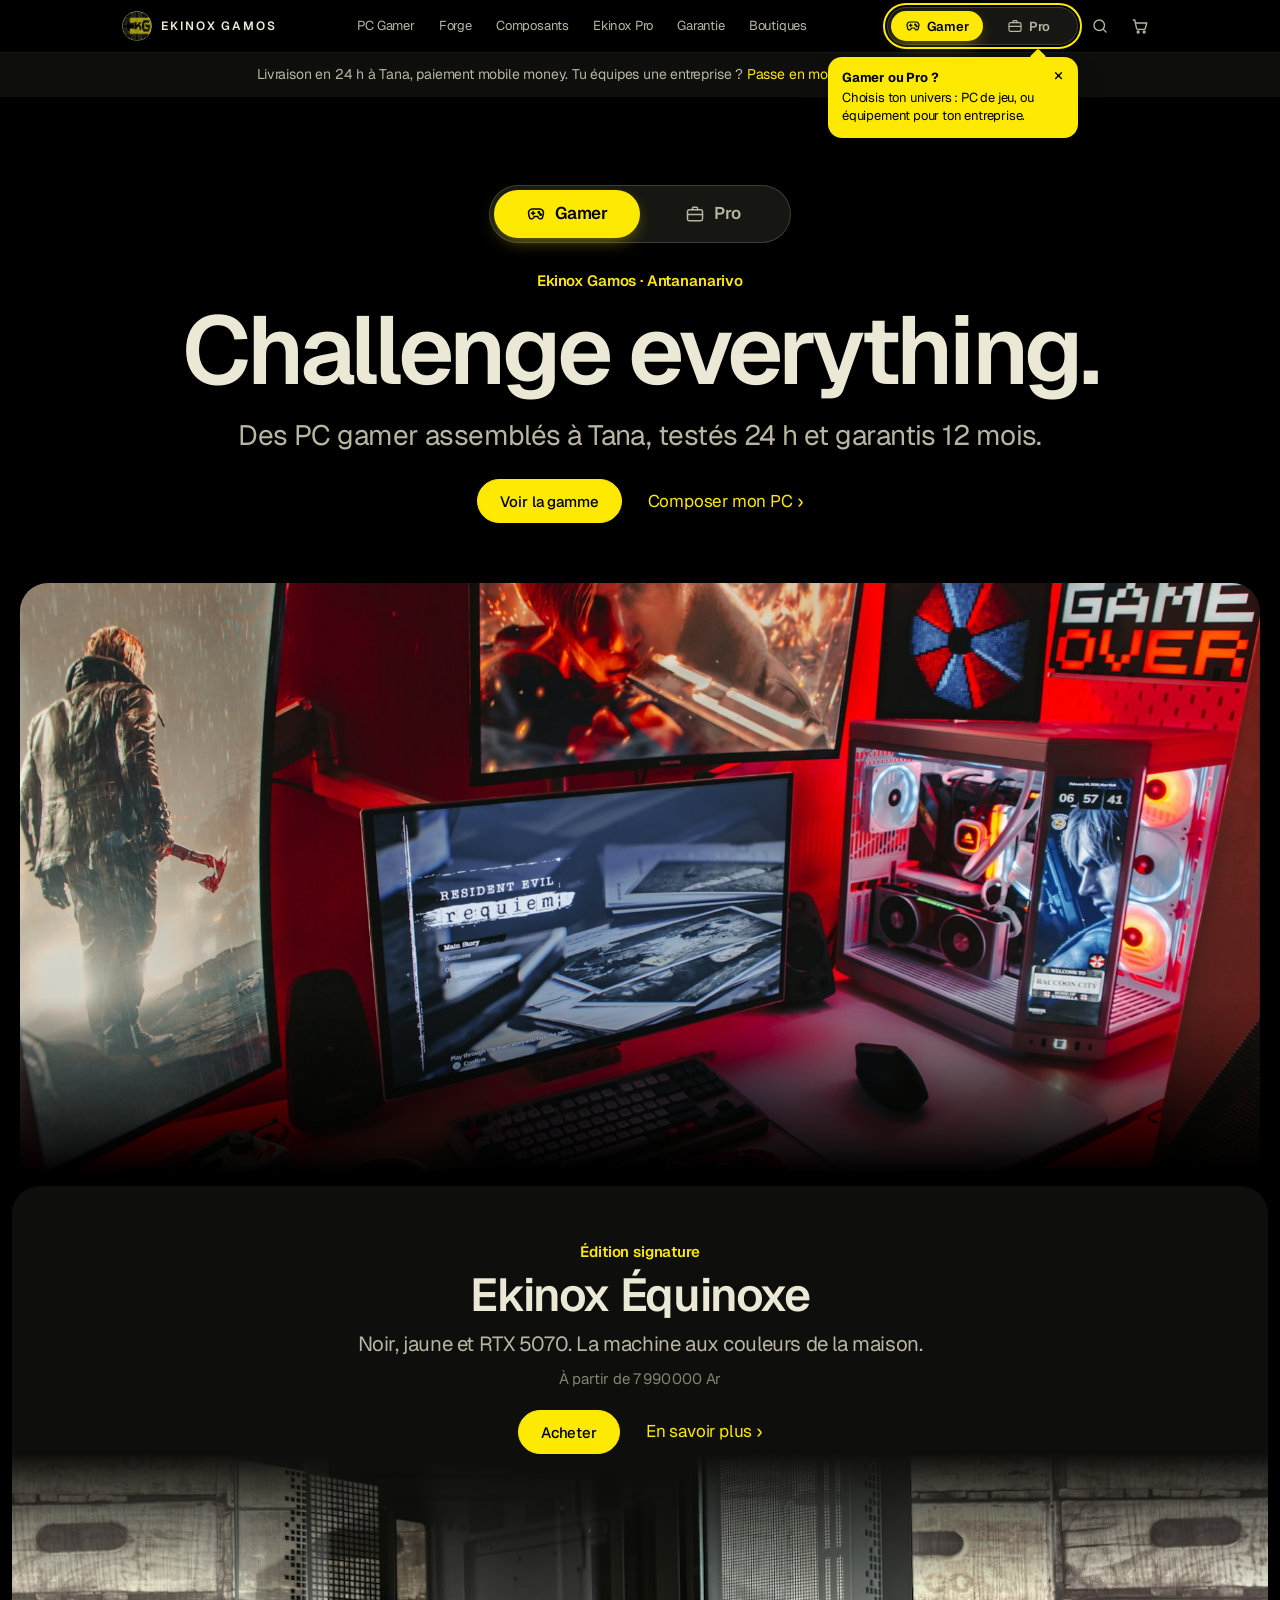
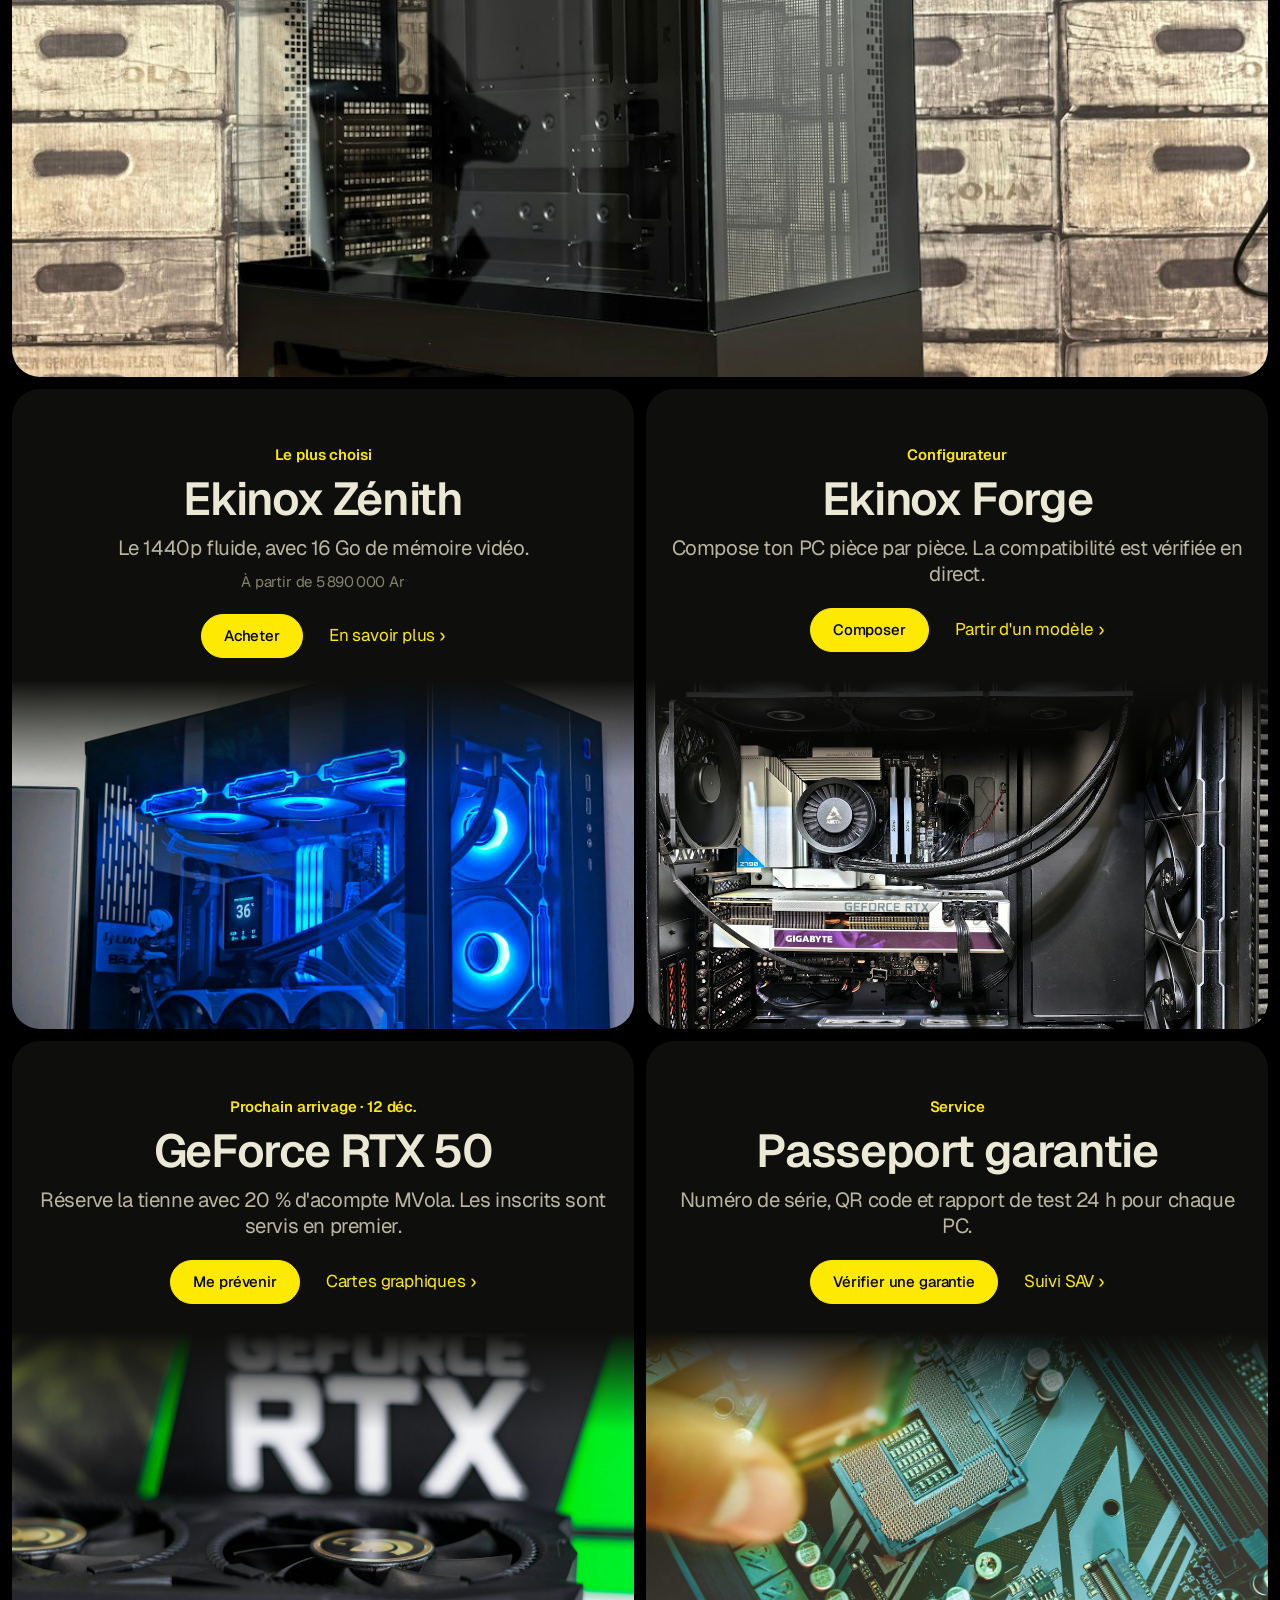
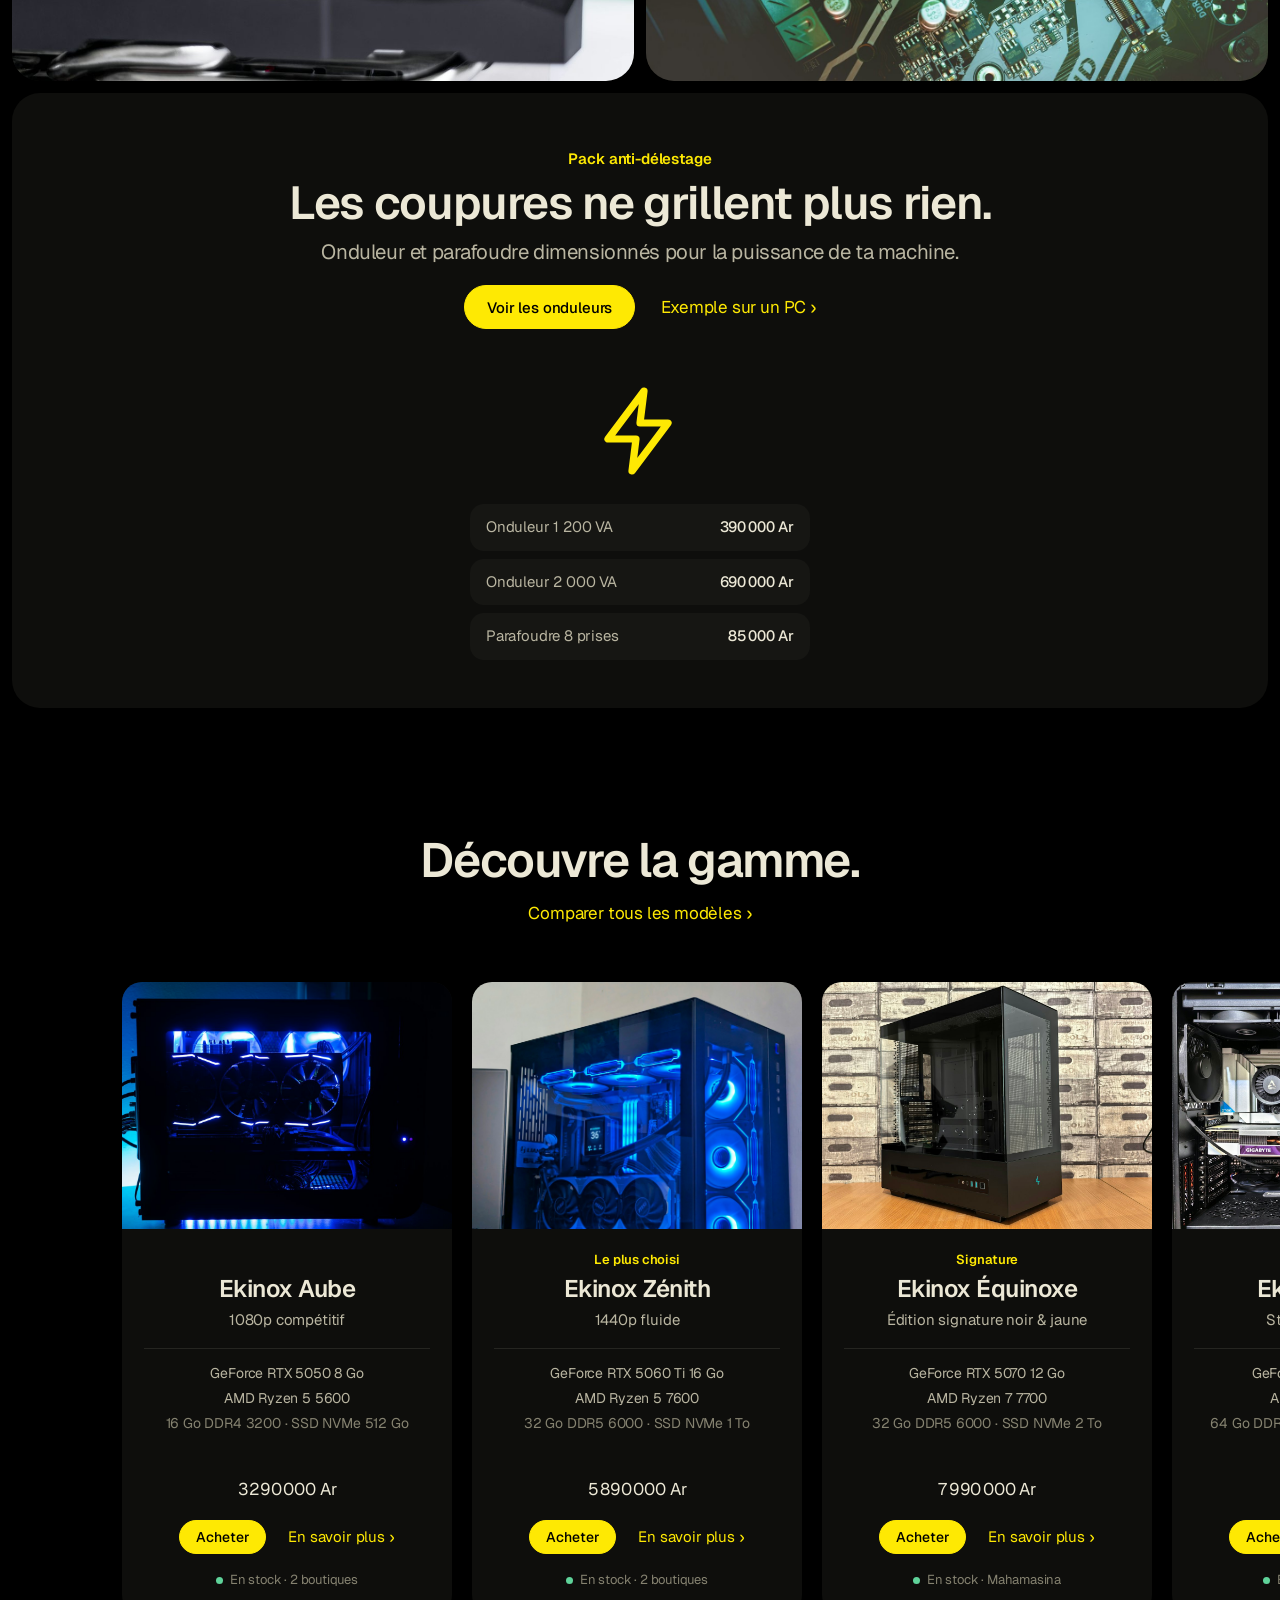
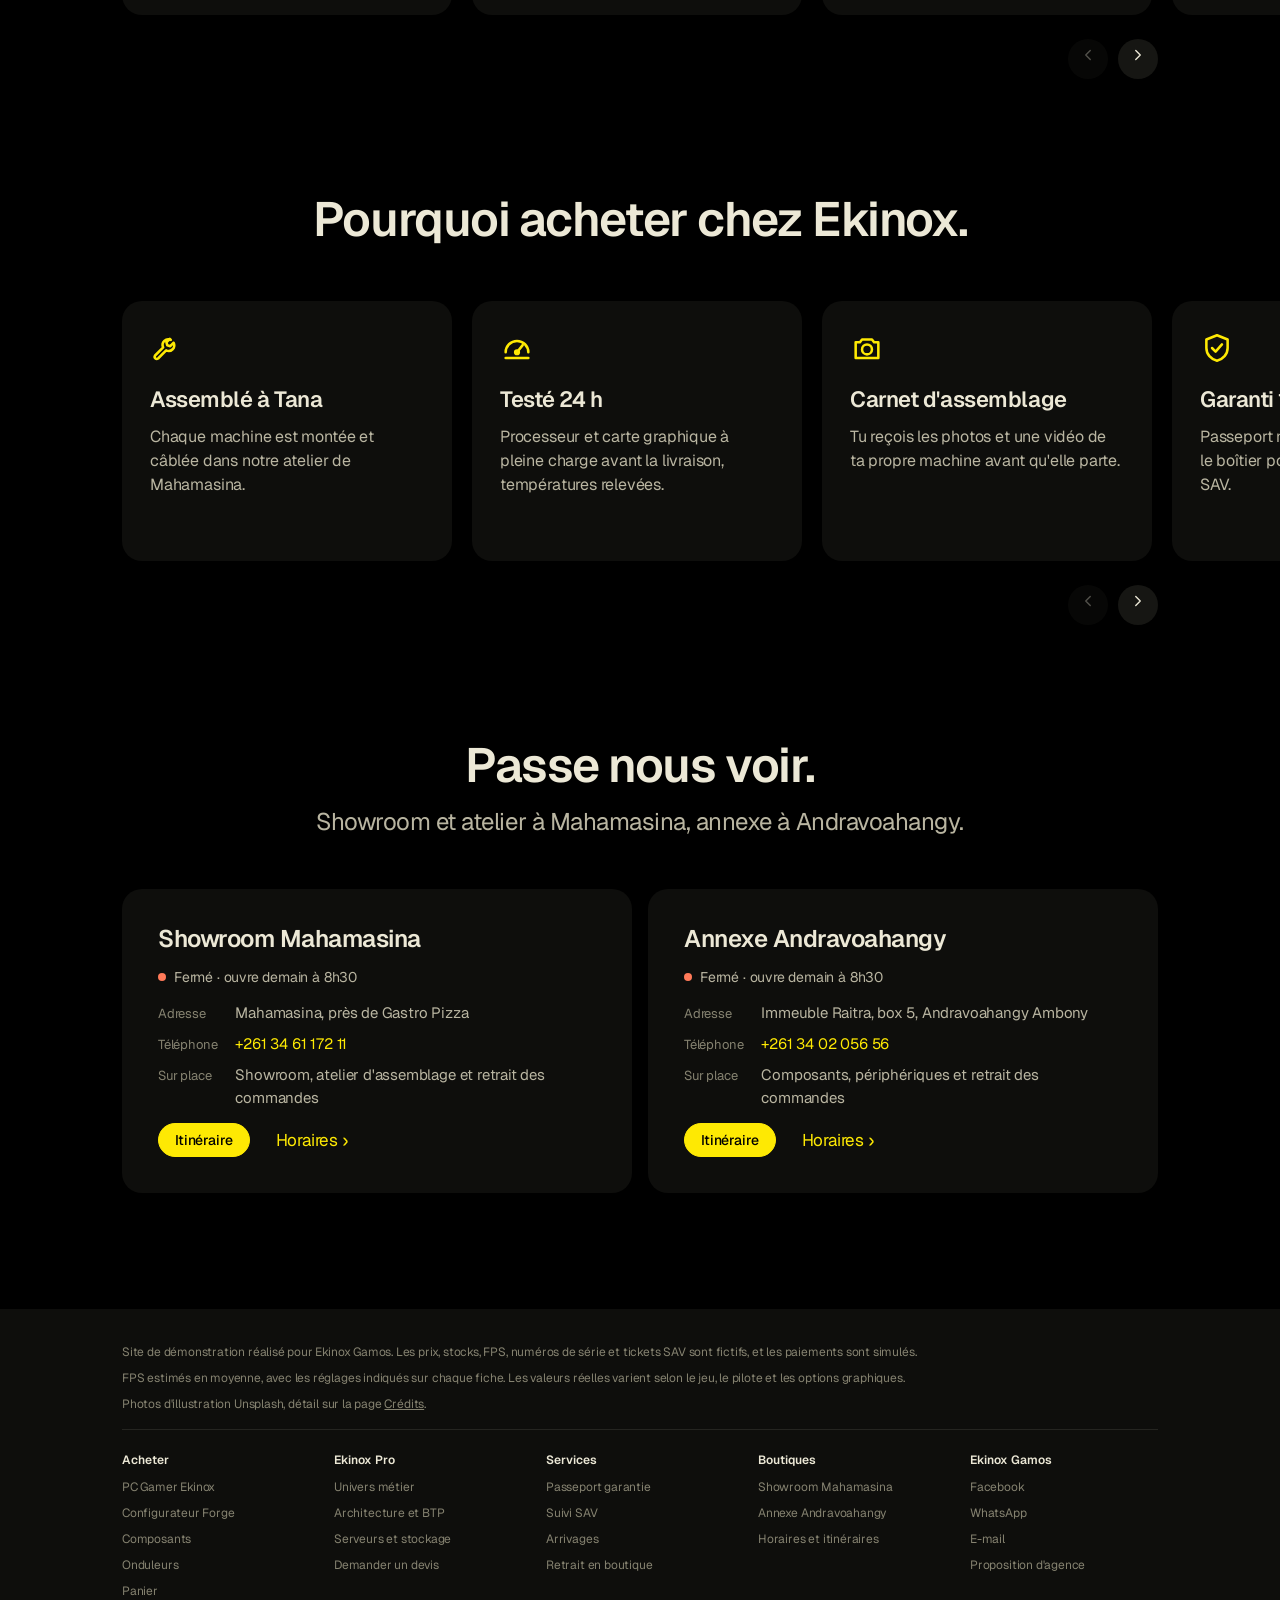
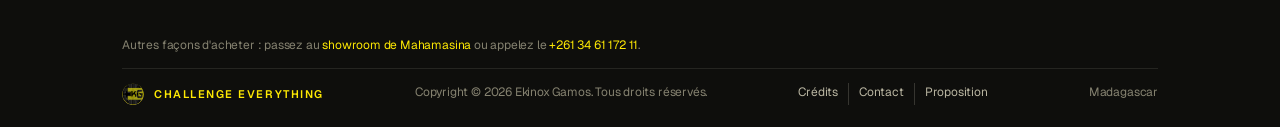
<file: index.html>
<!doctype html>
<html lang="fr">
<head>
<meta charset="utf-8">
<meta name="viewport" content="width=device-width, initial-scale=1, viewport-fit=cover">
<title>Ekinox Gamos · PC gamer et matériel pro à Antananarivo</title>
<meta name="description" content="PC gamer assemblés et testés à Tana, composants, postes professionnels. Paiement MVola, Orange Money, Airtel Money. Showroom à Mahamasina.">
<meta name="theme-color" content="#000000">
<link rel="icon" href="assets/img/logo-ekg.png">
<link rel="preconnect" href="https://fonts.googleapis.com">
<link rel="preconnect" href="https://fonts.gstatic.com" crossorigin>
<link rel="stylesheet" href="https://fonts.googleapis.com/css2?family=Geist:wght@300..800&family=Geist+Mono:wght@400..600&display=swap">
<link rel="stylesheet" href="assets/css/site.css">
<script>(function(){var d=document.documentElement,m=null,f=d.getAttribute("data-force");try{m=localStorage.getItem("ekg-mode")}catch(e){}if(f){m=f}else if(m!=="jour"&&m!=="nuit"){var h=(new Date().getUTCHours()+3)%24;m=(h>=6&&h<18)?"jour":"nuit"}d.setAttribute("data-mode",m);if(window.matchMedia&&!matchMedia("(prefers-reduced-motion: reduce)").matches&&"IntersectionObserver"in window)d.classList.add("motion")})();</script>
</head>
<body data-nav="">
<a class="skip" href="#main">Aller au contenu</a>
<header id="site-header"></header>

<main id="main">
  <!-- Héros : slogan de la marque -->
  <section class="hero">
    <div class="wrap">
      <div data-mode-switch></div>
      <p class="eyebrow" data-show-mode="nuit">Ekinox Gamos · Antananarivo</p>
      <p class="eyebrow" data-show-mode="jour">Ekinox Pro</p>
      <h1 data-show-mode="nuit">Challenge everything.</h1>
      <h1 data-show-mode="jour">All you need is here.</h1>
      <p class="sub" data-show-mode="nuit">Des PC gamer assemblés à Tana, testés 24 h et garantis 12 mois.</p>
      <p class="sub" data-show-mode="jour">Postes, stations et serveurs pour les entreprises de Tana. Devis sous 24 h ouvrées.</p>
      <div class="cta-row" data-show-mode="nuit"><a class="btn btn-primary" href="gamme.html">Voir la gamme</a><a class="more" href="configurateur.html">Composer mon PC</a></div>
      <div class="cta-row" data-show-mode="jour"><a class="btn btn-primary" href="pro.html#devis">Demander un devis</a><a class="more" href="pro.html">Découvrir Ekinox Pro</a></div>
    </div>
    <div class="hero-media" data-show-mode="nuit"><img src="assets/img/photos/hero-setup.jpg" alt="Setup gaming avec plusieurs écrans et un PC éclairé" fetchpriority="high"></div>
    <div class="hero-media" data-show-mode="jour"><img src="assets/img/photos/bureau-office.jpg" alt="Open space équipé de postes de travail" fetchpriority="high"></div>
  </section>

  <!-- Tuiles produit -->
  <section class="tiles wrap-wide" aria-label="À la une">
    <div class="tile tile-full" data-show-mode="nuit">
      <p class="eyebrow">Édition signature</p>
      <h2>Ekinox Équinoxe</h2>
      <p class="sub">Noir, jaune et RTX 5070. La machine aux couleurs de la maison.</p>
      <p class="price-from" data-price="equinoxe"></p>
      <div class="cta-row"><a class="btn btn-primary" href="produit.html?id=equinoxe#acheter">Acheter</a><a class="more" href="produit.html?id=equinoxe">En savoir plus</a></div>
      <div class="tile-media"><img src="assets/img/photos/pc-glass.jpg" alt="Boîtier PC noir à panneaux vitrés" loading="lazy"></div>
    </div>

    <div class="tile tile-full" data-show-mode="jour">
      <p class="eyebrow">Architecture &amp; 3D</p>
      <h2>Stations de travail.</h2>
      <p class="sub">Revit, Lumion, Blender : des machines dimensionnées pour vos logiciels métier.</p>
      <p class="price-from" data-price-ht="archi"></p>
      <div class="cta-row"><a class="btn btn-primary" href="pro.html#devis">Demander un devis</a><a class="more" href="pro.html#archi">En savoir plus</a></div>
      <div class="tile-media"><img src="assets/img/photos/archi-cad.jpg" alt="Ingénieurs travaillant sur des plans à l'ordinateur" loading="lazy"></div>
    </div>

    <div class="tile" data-show-mode="nuit">
      <p class="eyebrow">Le plus choisi</p>
      <h2>Ekinox Zénith</h2>
      <p class="sub">Le 1440p fluide, avec 16 Go de mémoire vidéo.</p>
      <p class="price-from" data-price="zenith"></p>
      <div class="cta-row"><a class="btn btn-primary" href="produit.html?id=zenith#acheter">Acheter</a><a class="more" href="produit.html?id=zenith">En savoir plus</a></div>
      <div class="tile-media"><img src="assets/img/photos/pc-lianli.jpg" alt="PC gamer vitré avec ventilateurs éclairés" loading="lazy"></div>
    </div>

    <div class="tile" data-show-mode="nuit">
      <p class="eyebrow">Configurateur</p>
      <h2>Ekinox Forge</h2>
      <p class="sub">Compose ton PC pièce par pièce. La compatibilité est vérifiée en direct.</p>
      <div class="cta-row"><a class="btn btn-primary" href="configurateur.html">Composer</a><a class="more" href="gamme.html">Partir d'un modèle</a></div>
      <div class="tile-media"><img src="assets/img/photos/pc-inside.jpg" alt="Intérieur d'un PC avec carte graphique et watercooling" loading="lazy"></div>
    </div>


    <div class="tile" id="arrivages" data-show-mode="nuit">
      <p class="eyebrow">Prochain arrivage · 12 déc.</p>
      <h2>GeForce RTX 50</h2>
      <p class="sub">Réserve la tienne avec 20 % d'acompte MVola. Les inscrits sont servis en premier.</p>
      <div class="cta-row"><button class="btn btn-primary" type="button" id="notify-rtx">Me prévenir</button><a class="more" href="catalogue.html?cat=gpu">Cartes graphiques</a></div>
      <div class="tile-media"><img src="assets/img/photos/gpu-rtx.jpg" alt="Carte graphique GeForce RTX" loading="lazy"></div>
    </div>

    <!-- Tuiles Pro -->
    <div class="tile" data-show-mode="jour">
      <p class="eyebrow">Postes de travail</p>
      <h2>Ekinox Bureau</h2>
      <p class="sub">Comptabilité, ERP et Office. Livrés configurés et intégrés à votre réseau.</p>
      <p class="price-from" data-price-ht="bureautique"></p>
      <div class="cta-row"><a class="btn btn-primary" href="pro.html#devis">Demander un devis</a><a class="more" href="pro.html#bureautique">En savoir plus</a></div>
      <div class="tile-media"><img src="assets/img/photos/bureau-office.jpg" alt="Open space équipé de postes de travail" loading="lazy"></div>
    </div>

    <div class="tile" data-show-mode="jour">
      <p class="eyebrow">Audio &amp; MAO</p>
      <h2>Station Studio</h2>
      <p class="sub">Silencieuse et à faible latence, pour l'enregistrement et le mixage.</p>
      <p class="price-from" data-price-ht="audio"></p>
      <div class="cta-row"><a class="btn btn-primary" href="pro.html#devis">Demander un devis</a><a class="more" href="pro.html#audio">En savoir plus</a></div>
      <div class="tile-media"><img src="assets/img/photos/audio-studio.jpg" alt="Studio d'enregistrement avec console de mixage" loading="lazy"></div>
    </div>

    <div class="tile" data-show-mode="jour">
      <p class="eyebrow">Serveurs &amp; stockage</p>
      <h2>Serveur PME</h2>
      <p class="sub">Partage de fichiers et sauvegardes. RAID, onduleur et installation compris.</p>
      <p class="price-from" data-price-ht="serveurs"></p>
      <div class="cta-row"><a class="btn btn-primary" href="pro.html#devis">Demander un devis</a><a class="more" href="pro.html#serveurs">En savoir plus</a></div>
      <div class="tile-media"><img src="assets/img/photos/serveurs.jpg" alt="Baies de serveurs dans un centre de données" loading="lazy"></div>
    </div>

    <div class="tile" data-show-mode="jour">
      <p class="eyebrow">Cybercafés &amp; salles de jeux</p>
      <h2>Pack 10 postes</h2>
      <p class="sub">Postes identiques, réseau et onduleurs, installés et configurés sur place.</p>
      <p class="price-from" data-price-ht="cyber"></p>
      <div class="cta-row"><a class="btn btn-primary" href="pro.html#devis">Demander un devis</a><a class="more" href="pro.html#cyber">En savoir plus</a></div>
      <div class="tile-media"><img src="assets/img/photos/cyber-club.jpg" alt="Joueurs dans une salle de jeux en réseau" loading="lazy"></div>
    </div>

    <div class="tile" data-show-mode="jour">
      <p class="eyebrow">Ekinox Pro</p>
      <h2>Votre devis sous 24 h.</h2>
      <p class="sub">Établi au nom de votre société, avec la TVA détaillée.</p>
      <div class="cta-row"><a class="btn btn-primary" href="pro.html#devis">Demander un devis</a><a class="more" href="pro.html">Espace pro</a></div>
      <div class="tile-art"><span data-icon="briefcase"></span><div class="mini"><a href="pro.html#devis"><span>Proforma avec NIF et STAT</span><span>✓</span></a><a href="pro.html#devis"><span>Prix HT, TVA 20 % détaillée</span><span>✓</span></a><a href="pro.html#devis"><span>Installation sur site à Tana</span><span>✓</span></a></div></div>
    </div>

    <div class="tile">
      <p class="eyebrow">Service</p>
      <h2>Passeport garantie</h2>
      <p class="sub">Numéro de série, QR code et rapport de test 24 h pour chaque PC.</p>
      <div class="cta-row"><a class="btn btn-primary" href="garantie.html">Vérifier une garantie</a><a class="more" href="garantie.html#sav">Suivi SAV</a></div>
      <div class="tile-media"><img src="assets/img/photos/atelier-cpu.jpg" alt="Installation d'un processeur sur une carte mère" loading="lazy"></div>
    </div>

    <div class="tile tile-full">
      <p class="eyebrow">Pack anti-délestage</p>
      <h2>Les coupures ne grillent plus rien.</h2>
      <p class="sub">Onduleur et parafoudre dimensionnés pour la puissance de ta machine.</p>
      <div class="cta-row"><a class="btn btn-primary" href="catalogue.html?cat=ups">Voir les onduleurs</a><a class="more" href="produit.html?id=zenith#acheter">Exemple sur un PC</a></div>
      <div class="tile-art"><span data-icon="bolt"></span><div class="mini" id="home-ups"></div></div>
    </div>
  </section>

  <!-- Gamme -->
  <section class="section" aria-labelledby="lineup-title" data-show-mode="nuit">
    <div class="wrap section-title">
      <h2 id="lineup-title">Découvre la gamme.</h2>
      <a class="more" href="gamme.html">Comparer tous les modèles</a>
    </div>
    <div data-scroller>
      <div class="scroller" id="home-pcs"></div>
      <div class="scroller-nav"><button type="button" data-dir="prev" aria-label="Modèles précédents"><span data-icon="chevL"></span></button><button type="button" data-dir="next" aria-label="Modèles suivants"><span data-icon="chevR"></span></button></div>
    </div>
  </section>

  <section class="section" aria-labelledby="pro-title" data-show-mode="jour">
    <div class="wrap section-title">
      <h2 id="pro-title">Une configuration par métier.</h2>
      <a class="more" href="pro.html">Tous les univers pro</a>
    </div>
    <div data-scroller>
      <div class="scroller" id="home-pro"></div>
      <div class="scroller-nav"><button type="button" data-dir="prev" aria-label="Configurations précédentes"><span data-icon="chevL"></span></button><button type="button" data-dir="next" aria-label="Configurations suivantes"><span data-icon="chevR"></span></button></div>
    </div>
  </section>

  <!-- Pourquoi Ekinox -->
  <section class="section" style="padding-top:0" aria-labelledby="why-title">
    <div class="wrap section-title"><h2 id="why-title">Pourquoi acheter chez Ekinox.</h2></div>
    <div data-scroller>
      <div class="scroller" id="home-why"></div>
      <div class="scroller-nav"><button type="button" data-dir="prev" aria-label="Précédent"><span data-icon="chevL"></span></button><button type="button" data-dir="next" aria-label="Suivant"><span data-icon="chevR"></span></button></div>
    </div>
  </section>

  <!-- Boutiques -->
  <section class="section" style="padding-top:0" aria-labelledby="shops-title">
    <div class="wrap">
      <div class="section-title"><h2 id="shops-title">Passe nous voir.</h2><p class="sub">Showroom et atelier à Mahamasina, annexe à Andravoahangy.</p></div>
      <div class="shop-grid" id="home-shops"></div>
    </div>
  </section>
</main>

<footer id="site-footer"></footer>
<script src="assets/js/data.js"></script>
<script src="assets/js/app.js"></script>
<script src="assets/js/home.js"></script>
<script src="assets/js/motion.js"></script>
</body>
</html>
</file>
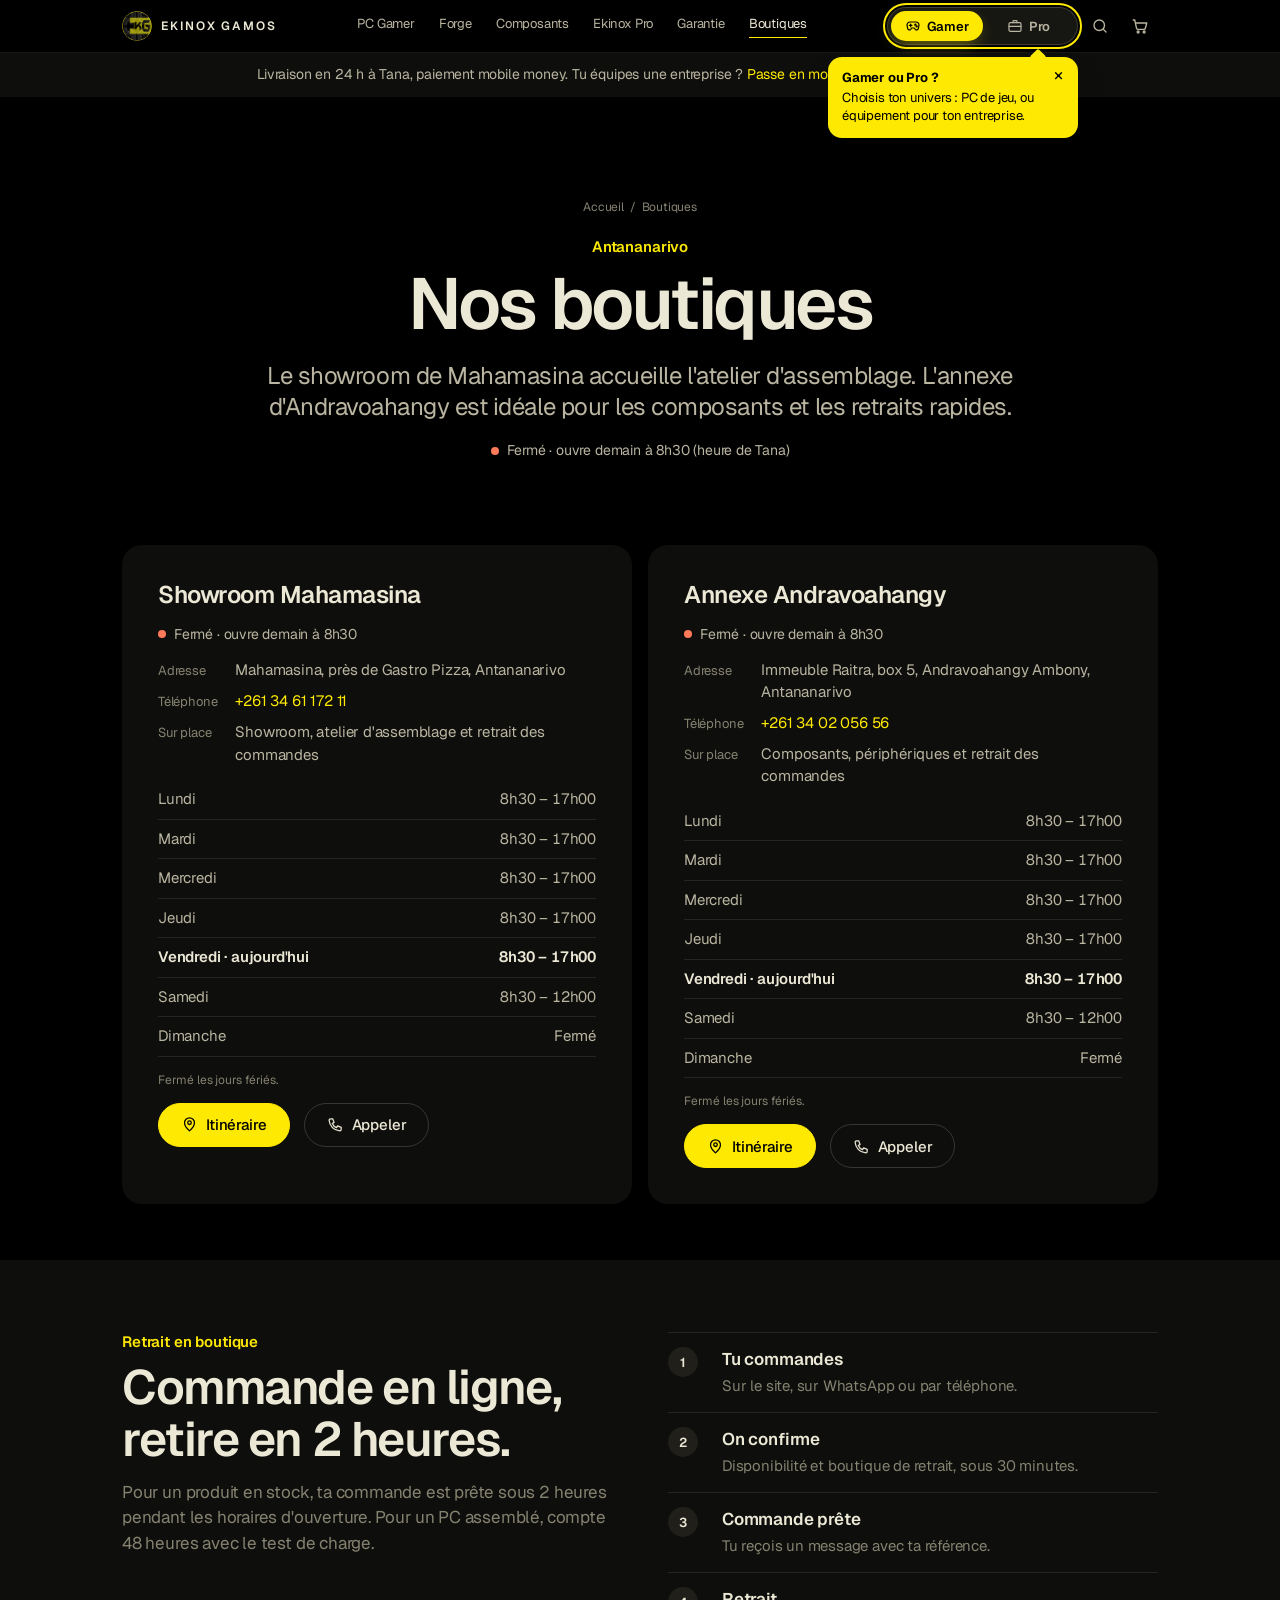
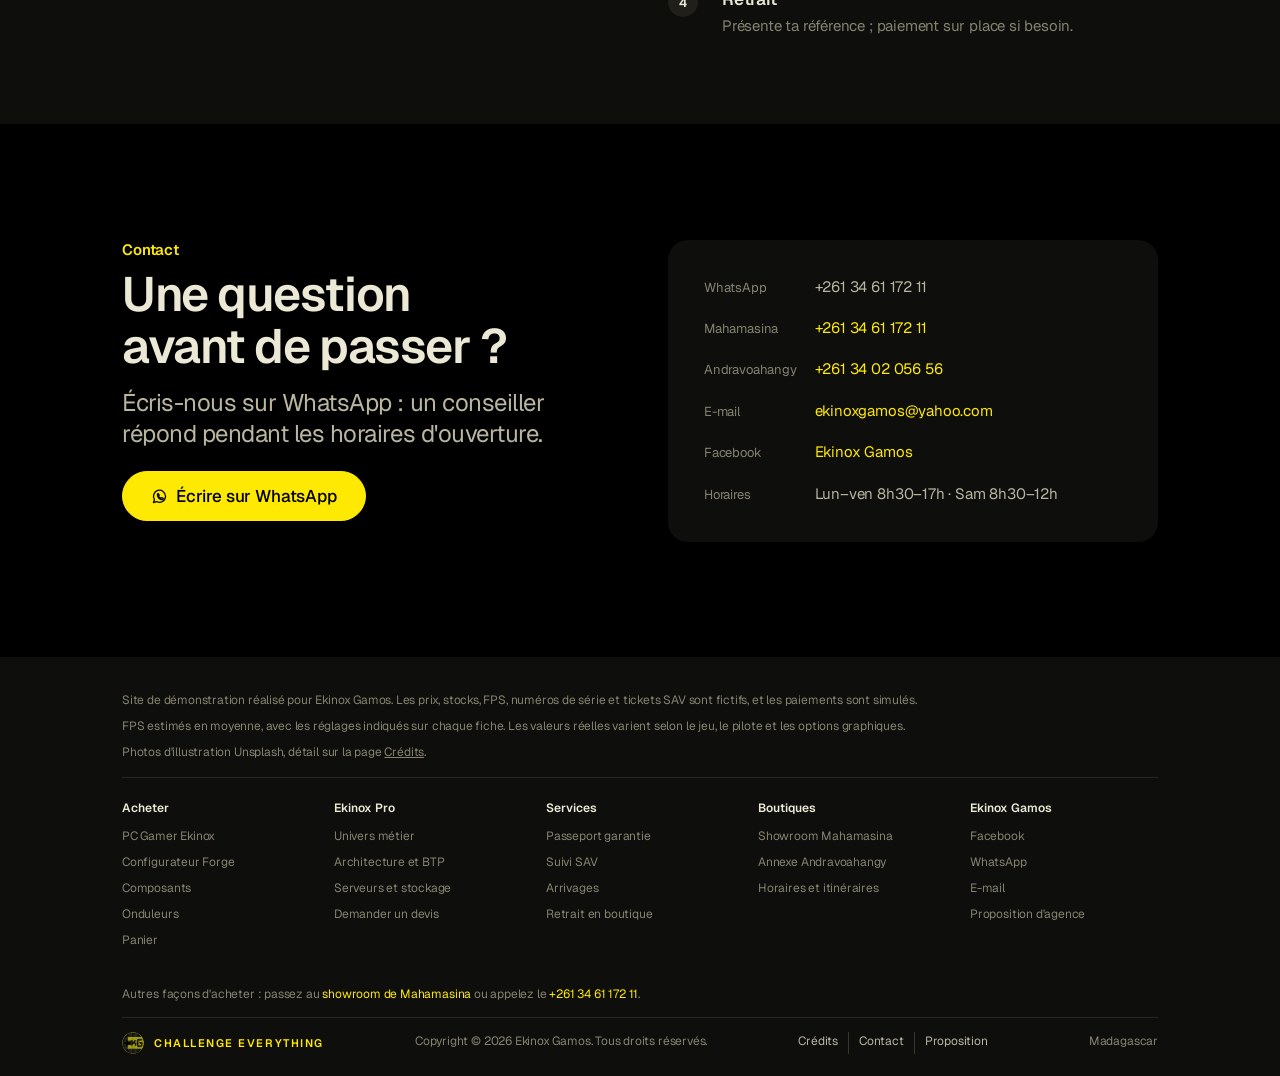
<file: boutiques.html>
<!doctype html>
<html lang="fr">
<head>
<meta charset="utf-8">
<meta name="viewport" content="width=device-width, initial-scale=1, viewport-fit=cover">
<title>Nos boutiques · Ekinox Gamos</title>
<meta name="description" content="Showroom Ekinox Gamos à Mahamasina, près de Gastro Pizza, et annexe à l'immeuble Raitra, Andravoahangy. Horaires, itinéraires et contacts.">
<meta name="theme-color" content="#000000">
<link rel="icon" href="assets/img/logo-ekg.png">
<link rel="preconnect" href="https://fonts.googleapis.com">
<link rel="preconnect" href="https://fonts.gstatic.com" crossorigin>
<link rel="stylesheet" href="https://fonts.googleapis.com/css2?family=Geist:wght@300..800&family=Geist+Mono:wght@400..600&display=swap">
<link rel="stylesheet" href="assets/css/site.css">
<script>(function(){var d=document.documentElement,m=null,f=d.getAttribute("data-force");try{m=localStorage.getItem("ekg-mode")}catch(e){}if(f){m=f}else if(m!=="jour"&&m!=="nuit"){var h=(new Date().getUTCHours()+3)%24;m=(h>=6&&h<18)?"jour":"nuit"}d.setAttribute("data-mode",m);if(window.matchMedia&&!matchMedia("(prefers-reduced-motion: reduce)").matches&&"IntersectionObserver"in window)d.classList.add("motion")})();</script>
</head>
<body data-nav="boutiques.html">
<a class="skip" href="#main">Aller au contenu</a>
<header id="site-header"></header>

<main id="main">
  <section class="page-head">
    <div class="wrap">
      <nav class="crumbs" aria-label="Fil d'Ariane"><a href="index.html">Accueil</a><span>/</span><span>Boutiques</span></nav>
      <p class="kicker">Antananarivo</p>
      <h1>Nos boutiques</h1>
      <p class="lead">Le showroom de Mahamasina accueille l'atelier d'assemblage. L'annexe d'Andravoahangy est idéale pour les composants et les retraits rapides.</p>
      <p class="shop-status" id="b-status" style="margin-top:18px"></p>
    </div>
  </section>

  <section class="wrap" style="padding-block:36px 56px">
    <div class="shop-grid" id="b-shops"></div>
  </section>

  <section class="band-mode">
    <div class="wrap section" style="padding-block:clamp(44px,6vw,72px)">
      <div class="grid-2">
        <div>
          <p class="kicker">Retrait en boutique</p>
          <h2>Commande en ligne, retire en 2 heures.</h2>
          <p class="muted" style="margin-top:14px">Pour un produit en stock, ta commande est prête sous 2 heures pendant les horaires d'ouverture. Pour un PC assemblé, compte 48 heures avec le test de charge.</p>
        </div>
        <ol class="steps" style="margin-top:0">
          <li><div><b>Tu commandes</b><span>Sur le site, sur WhatsApp ou par téléphone.</span></div></li>
          <li><div><b>On confirme</b><span>Disponibilité et boutique de retrait, sous 30 minutes.</span></div></li>
          <li><div><b>Commande prête</b><span>Tu reçois un message avec ta référence.</span></div></li>
          <li><div><b>Retrait</b><span>Présente ta référence ; paiement sur place si besoin.</span></div></li>
        </ol>
      </div>
    </div>
  </section>

  <section class="section">
    <div class="wrap grid-2">
      <div>
        <p class="eyebrow">Contact</p>
        <h2>Une question avant de passer ?</h2>
        <p class="lead" style="margin-top:14px">Écris-nous sur WhatsApp : un conseiller répond pendant les horaires d'ouverture.</p>
        <div class="btn-row" style="margin-top:22px">
          <a class="btn btn-primary btn-lg" id="b-wa" target="_blank" rel="noopener"></a>
        </div>
      </div>
      <dl class="shop-meta panel" id="b-contact" style="display:grid"></dl>
    </div>
  </section>
</main>

<footer id="site-footer"></footer>
<script src="assets/js/data.js"></script>
<script src="assets/js/app.js"></script>
<script src="assets/js/boutiques.js"></script>
<script src="assets/js/motion.js"></script>
</body>
</html>
</file>
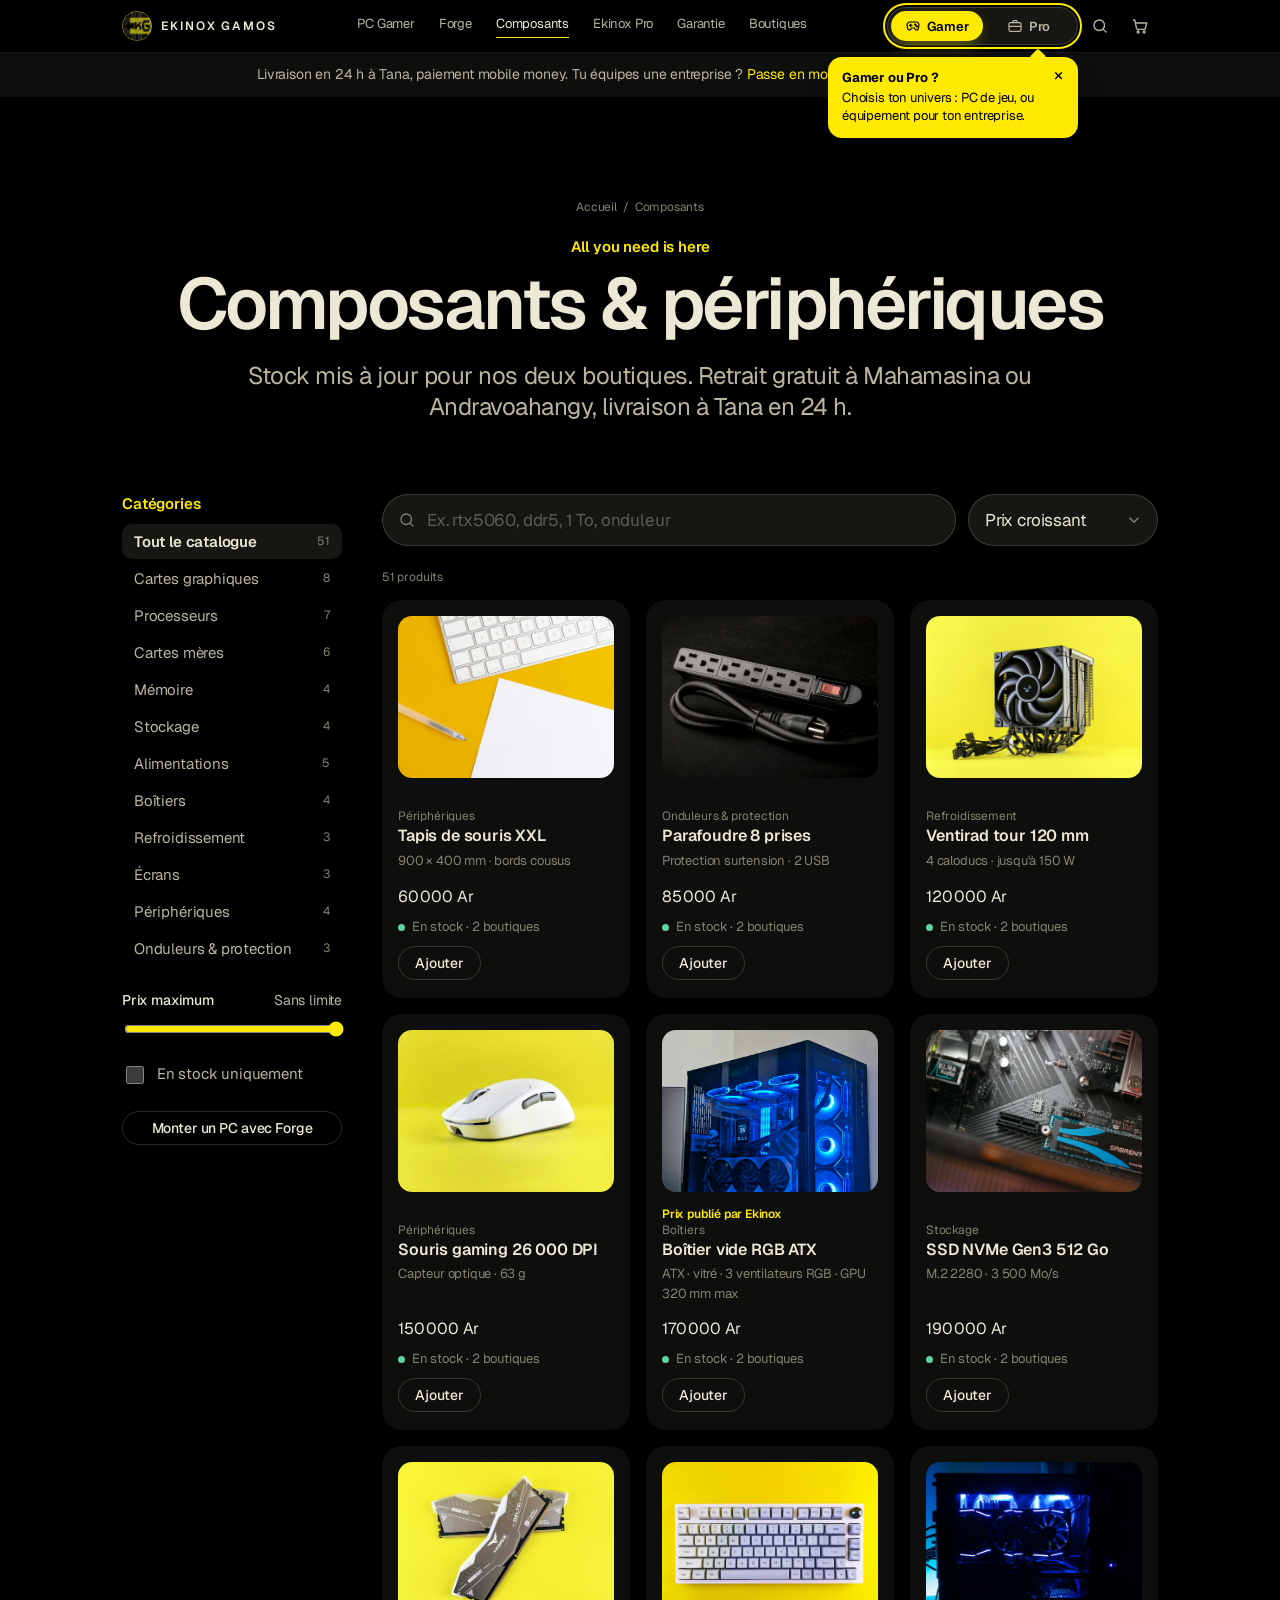
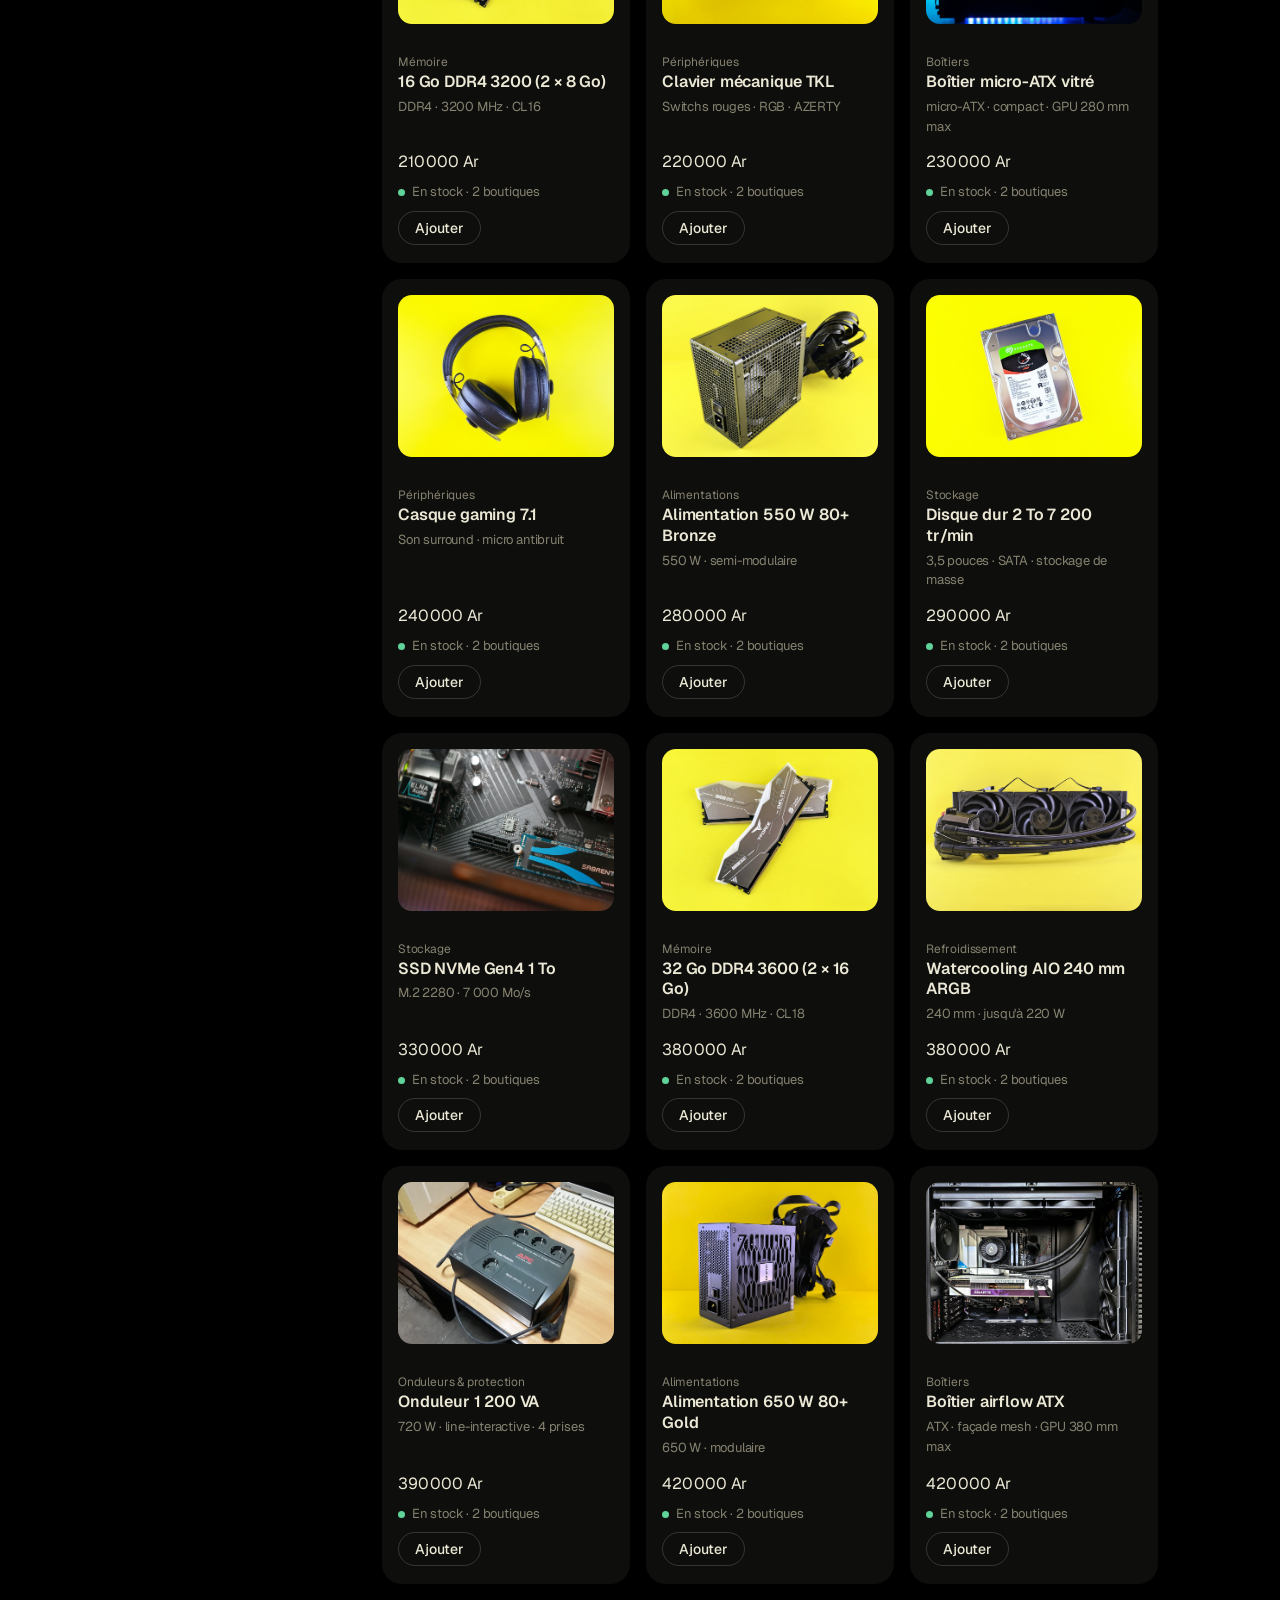
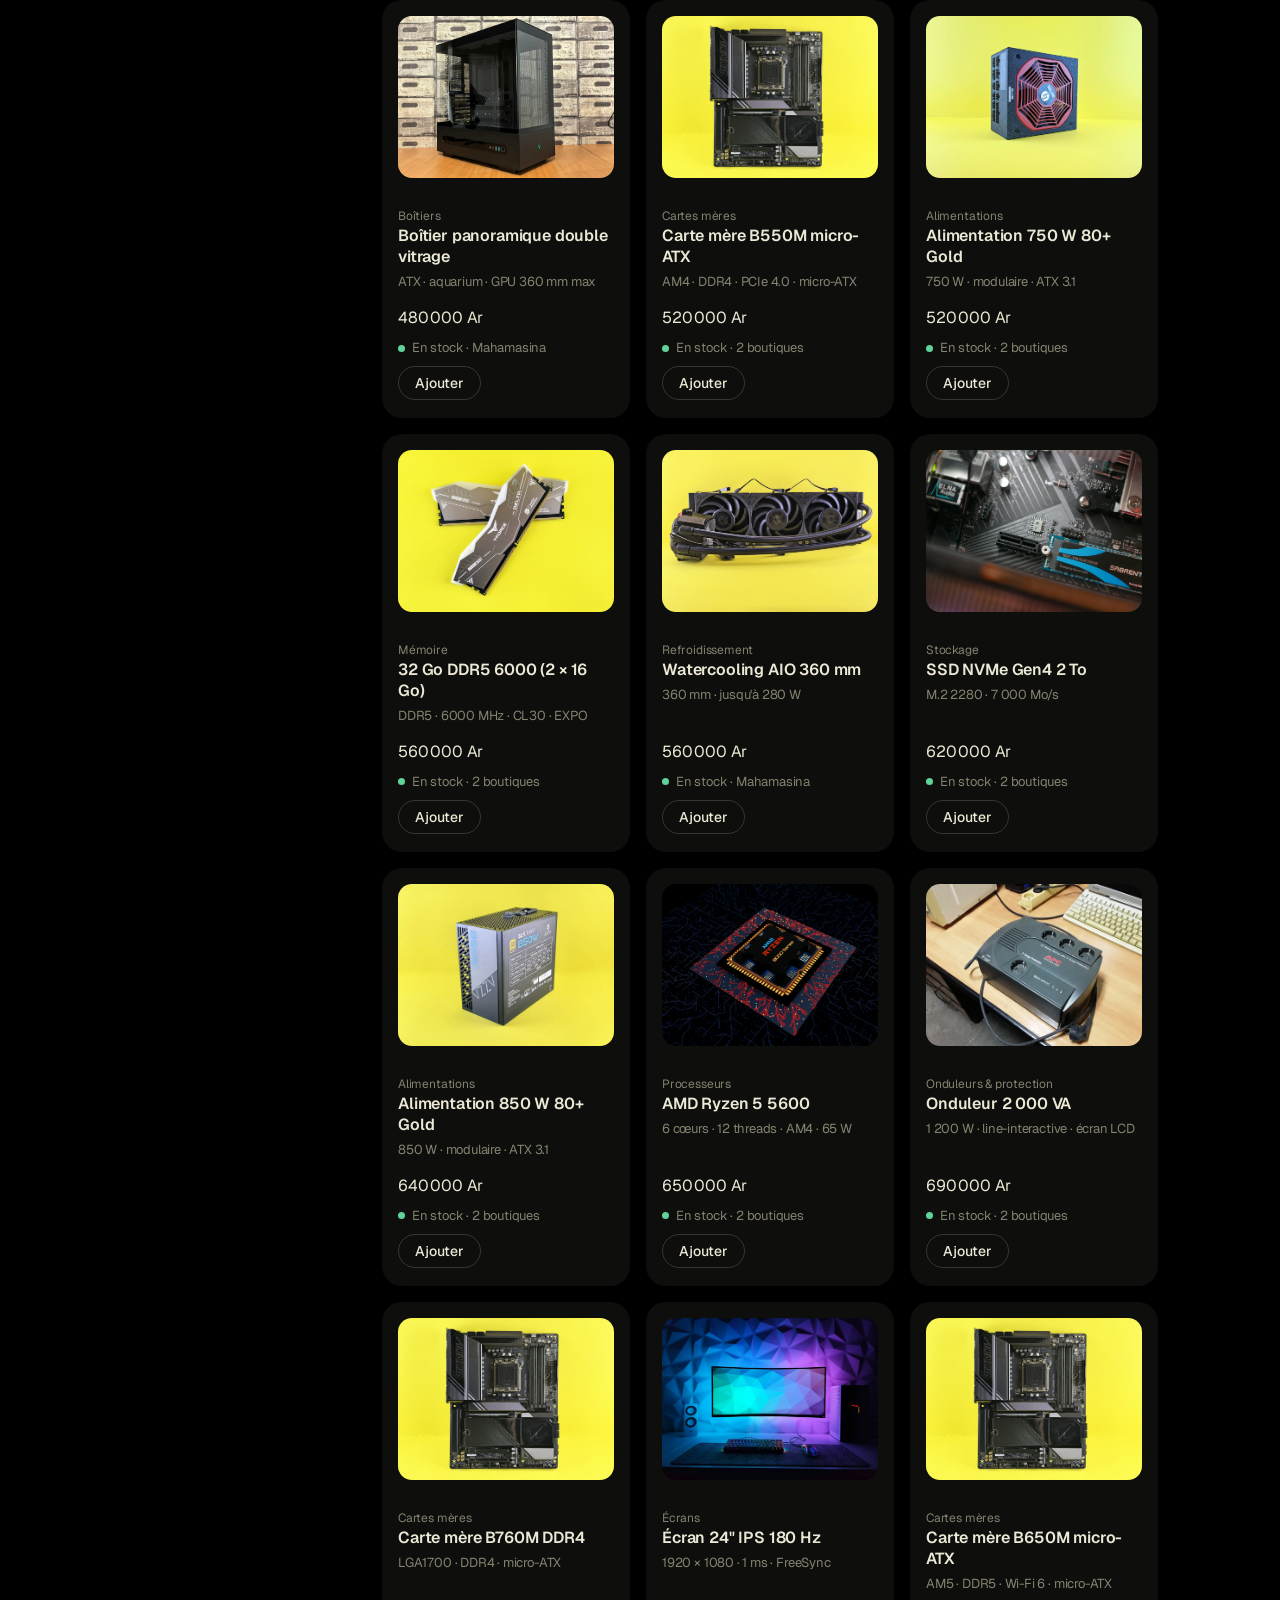
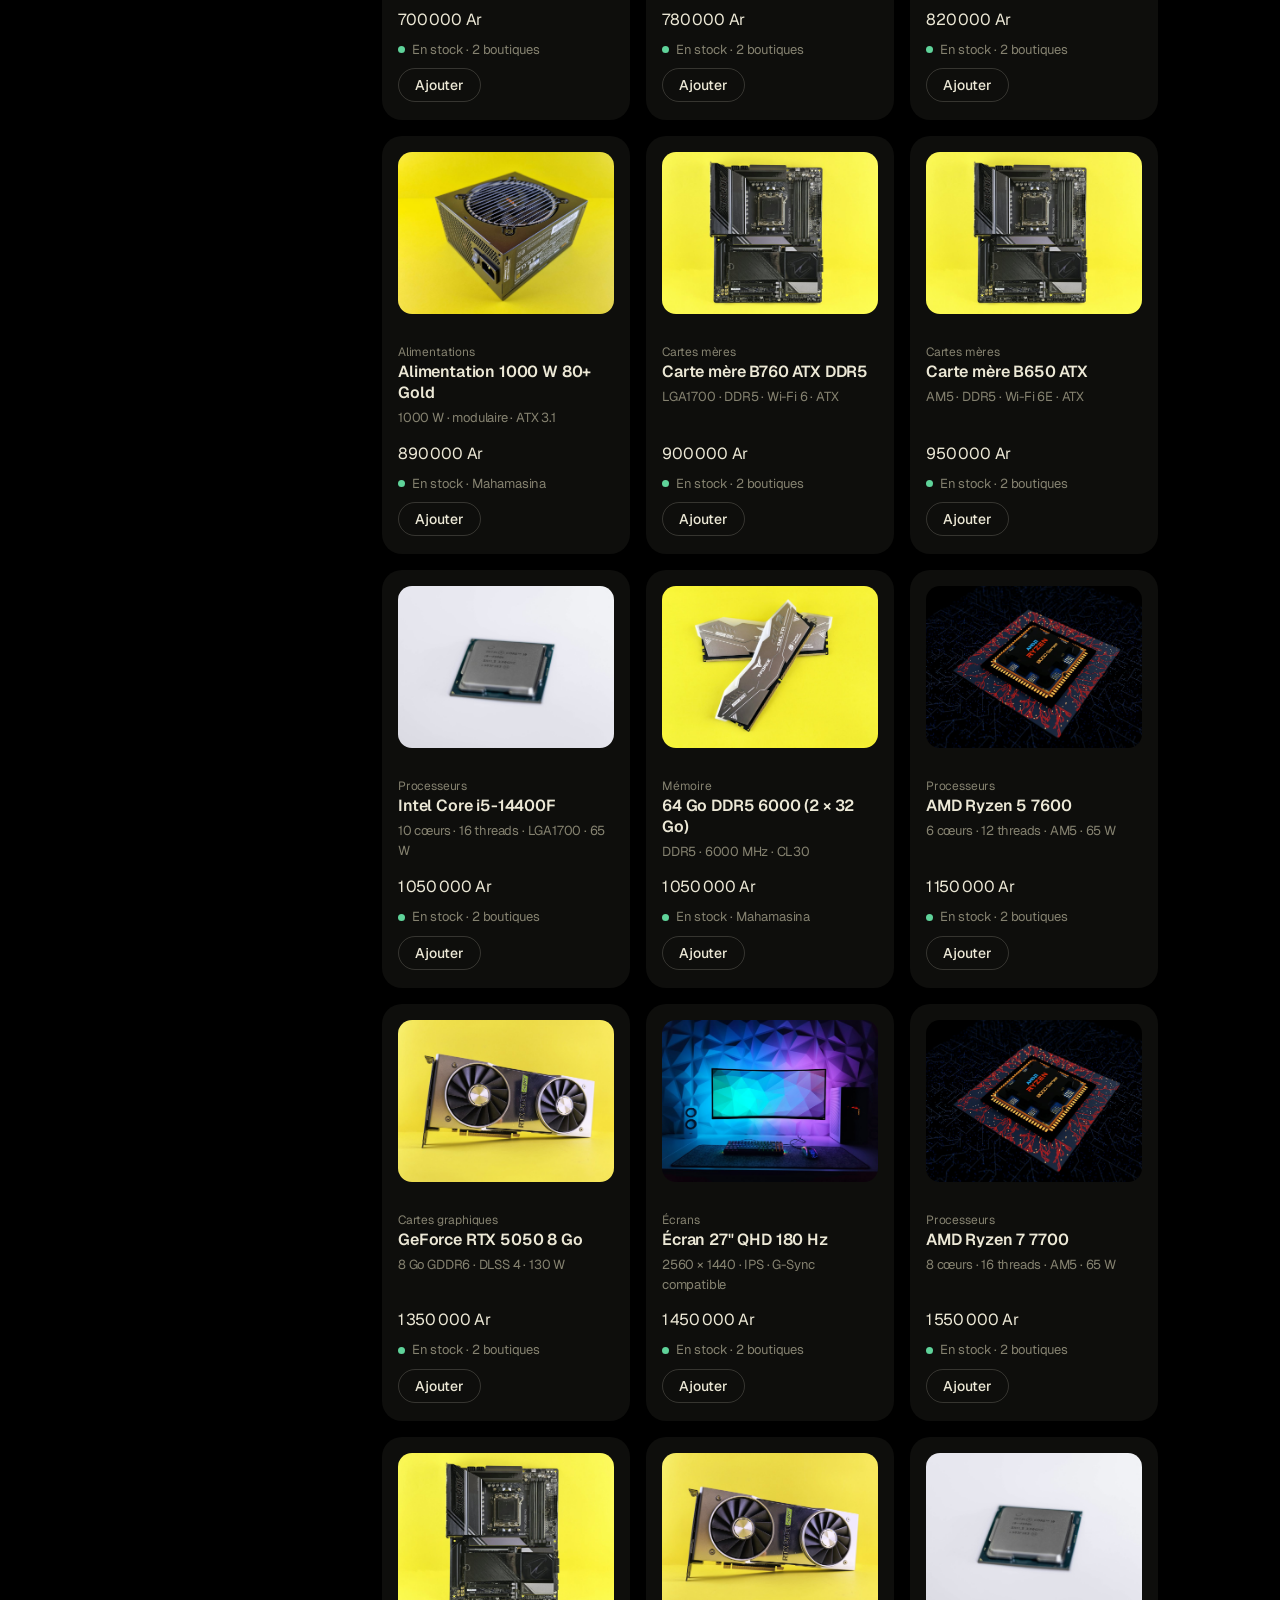
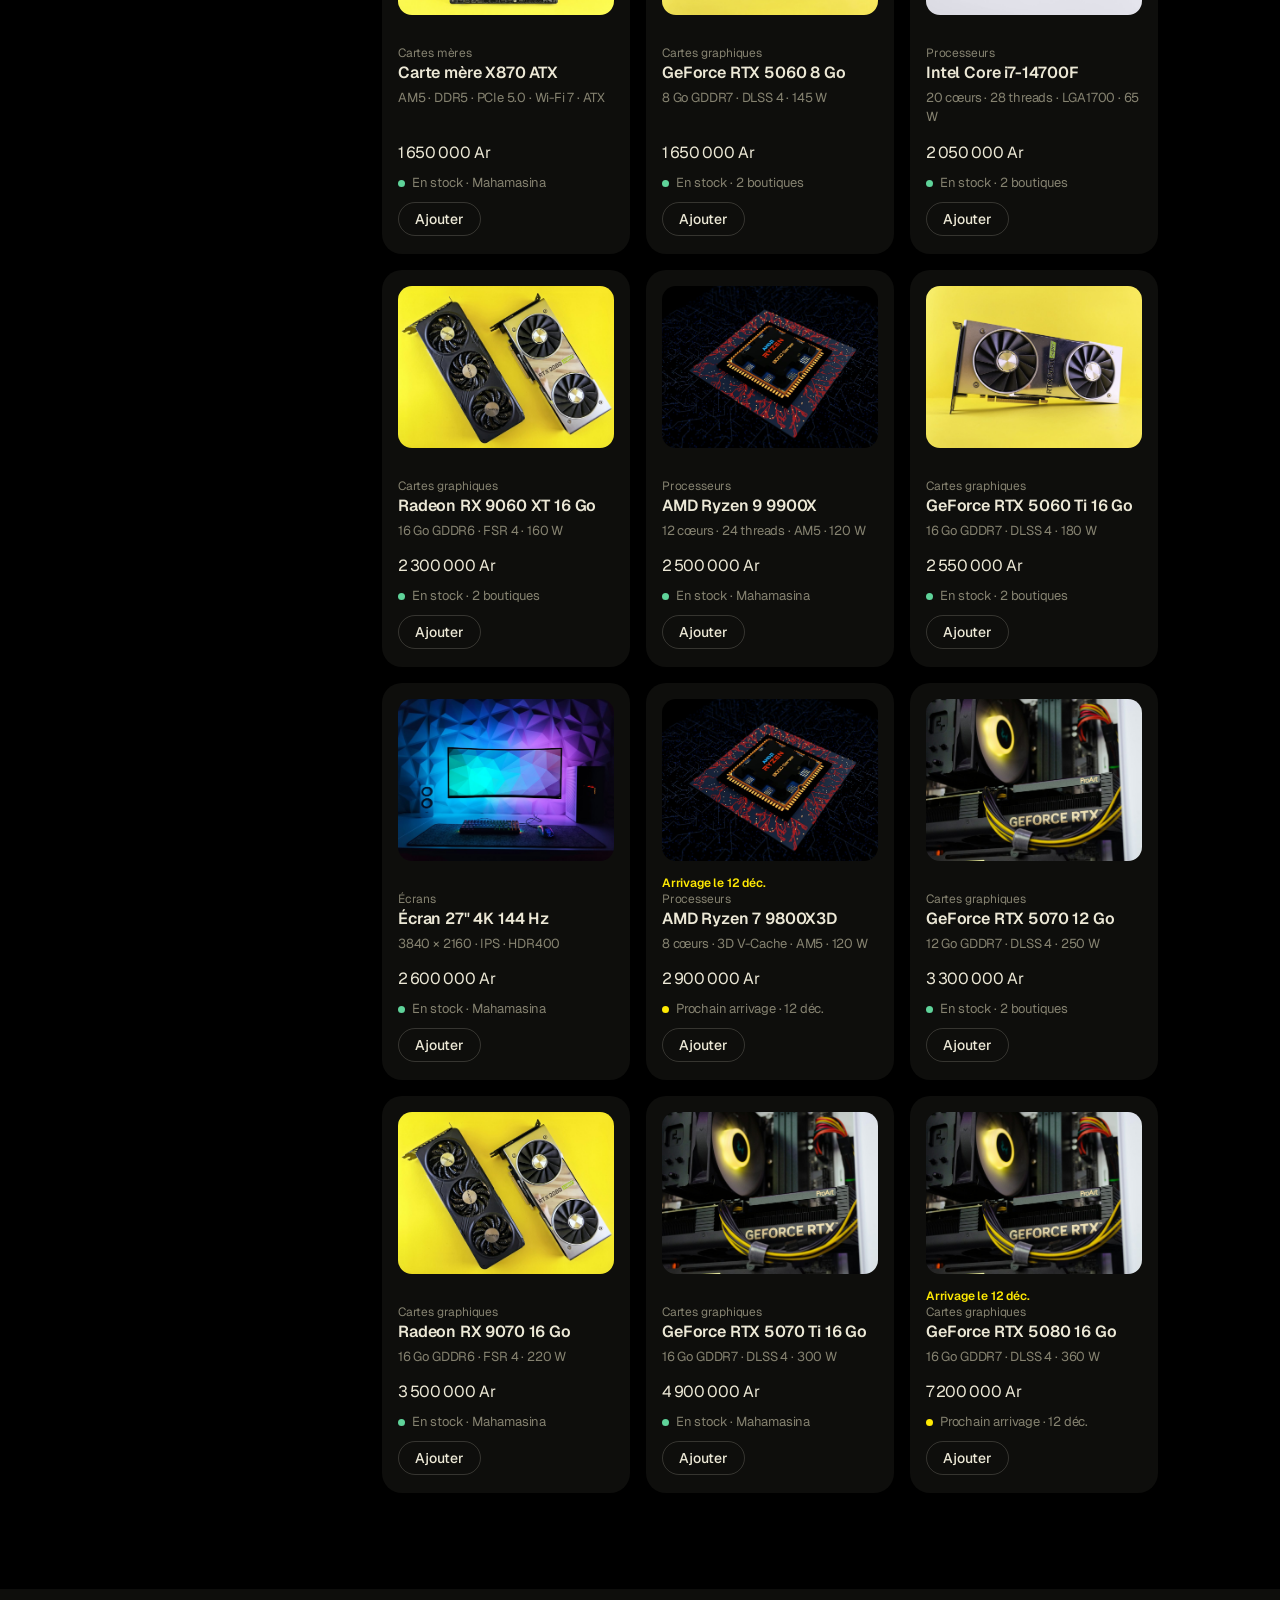
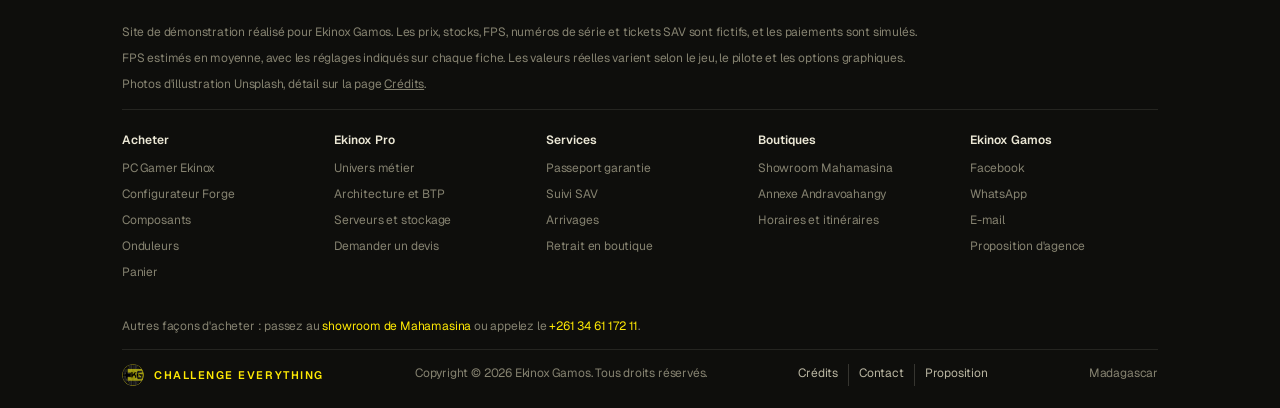
<file: catalogue.html>
<!doctype html>
<html lang="fr">
<head>
<meta charset="utf-8">
<meta name="viewport" content="width=device-width, initial-scale=1, viewport-fit=cover">
<title>Composants et périphériques · Ekinox Gamos</title>
<meta name="description" content="Cartes graphiques, processeurs, cartes mères, mémoire, stockage, écrans, périphériques et onduleurs. Stock en temps réel dans nos deux boutiques d'Antananarivo.">
<meta name="theme-color" content="#000000">
<link rel="icon" href="assets/img/logo-ekg.png">
<link rel="preconnect" href="https://fonts.googleapis.com">
<link rel="preconnect" href="https://fonts.gstatic.com" crossorigin>
<link rel="stylesheet" href="https://fonts.googleapis.com/css2?family=Geist:wght@300..800&family=Geist+Mono:wght@400..600&display=swap">
<link rel="stylesheet" href="assets/css/site.css">
<script>(function(){var d=document.documentElement,m=null,f=d.getAttribute("data-force");try{m=localStorage.getItem("ekg-mode")}catch(e){}if(f){m=f}else if(m!=="jour"&&m!=="nuit"){var h=(new Date().getUTCHours()+3)%24;m=(h>=6&&h<18)?"jour":"nuit"}d.setAttribute("data-mode",m);if(window.matchMedia&&!matchMedia("(prefers-reduced-motion: reduce)").matches&&"IntersectionObserver"in window)d.classList.add("motion")})();</script>
</head>
<body data-nav="catalogue.html">
<a class="skip" href="#main">Aller au contenu</a>
<header id="site-header"></header>

<main id="main">
  <section class="page-head">
    <div class="wrap">
      <nav class="crumbs" aria-label="Fil d'Ariane"><a href="index.html">Accueil</a><span>/</span><span>Composants</span></nav>
      <p class="kicker">All you need is here</p>
      <h1>Composants &amp; périphériques</h1>
      <p class="lead">Stock mis à jour pour nos deux boutiques. Retrait gratuit à Mahamasina ou Andravoahangy, livraison à Tana en 24 h.</p>
    </div>
  </section>

  <div class="wrap cat-layout">
    <aside class="cat-side" aria-label="Filtres">
      <div>
        <p class="eyebrow">Catégories</p>
        <ul class="cat-list" id="c-cats"></ul>
      </div>
      <div class="field">
        <label for="c-max">Prix maximum <output id="c-max-out" for="c-max"></output></label>
        <input type="range" id="c-max" min="100000" max="7500000" step="100000" value="7500000">
      </div>
      <label class="check"><input type="checkbox" id="c-stock"> En stock uniquement</label>
      <a class="btn btn-sm" href="configurateur.html">Monter un PC avec Forge</a>
    </aside>

    <div>
      <div class="cat-tools">
        <div class="search-big">
          <span data-icon="search"></span>
          <input class="input" type="search" id="c-q" placeholder="Ex. rtx5060, ddr5, 1 To, onduleur" aria-label="Rechercher dans le catalogue">
        </div>
        <select class="select" id="c-sort" aria-label="Trier">
          <option value="asc">Prix croissant</option>
          <option value="desc">Prix décroissant</option>
          <option value="name">Nom</option>
        </select>
      </div>
      <div id="c-banner"></div>
      <div id="c-pcs"></div>
      <p class="note-demo" id="c-count" style="margin-bottom:14px" aria-live="polite"></p>
      <div class="part-grid" id="c-grid"></div>
      <div class="empty" id="c-empty" hidden>
        <span data-icon="search"></span>
        <b>Aucun produit ne correspond.</b>
        <span>Essaie un autre mot, ou demande-nous directement : on commande aussi sur demande.</span>
        <a class="btn btn-primary" id="c-ask" target="_blank" rel="noopener">Demander sur WhatsApp</a>
      </div>
    </div>
  </div>
</main>

<footer id="site-footer"></footer>
<script src="assets/js/data.js"></script>
<script src="assets/js/app.js"></script>
<script src="assets/js/catalogue.js"></script>
<script src="assets/js/motion.js"></script>
</body>
</html>
</file>
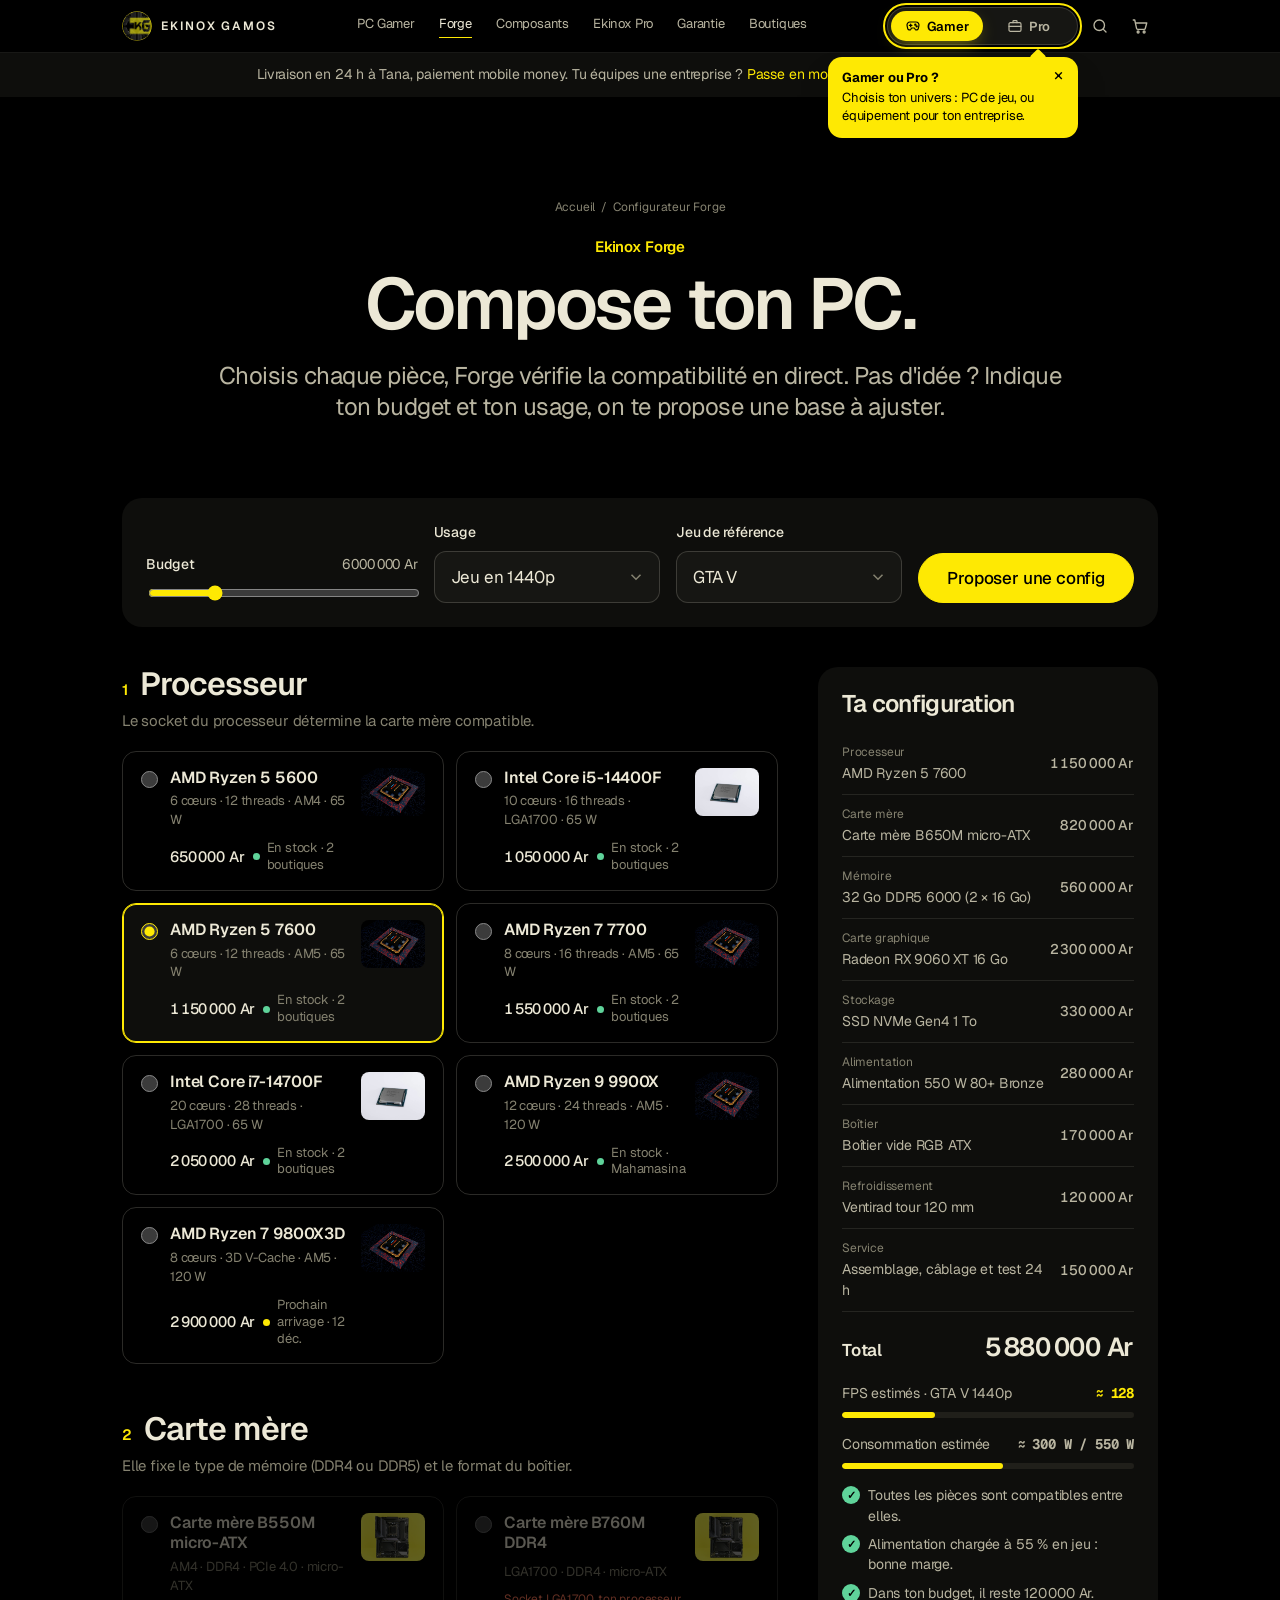
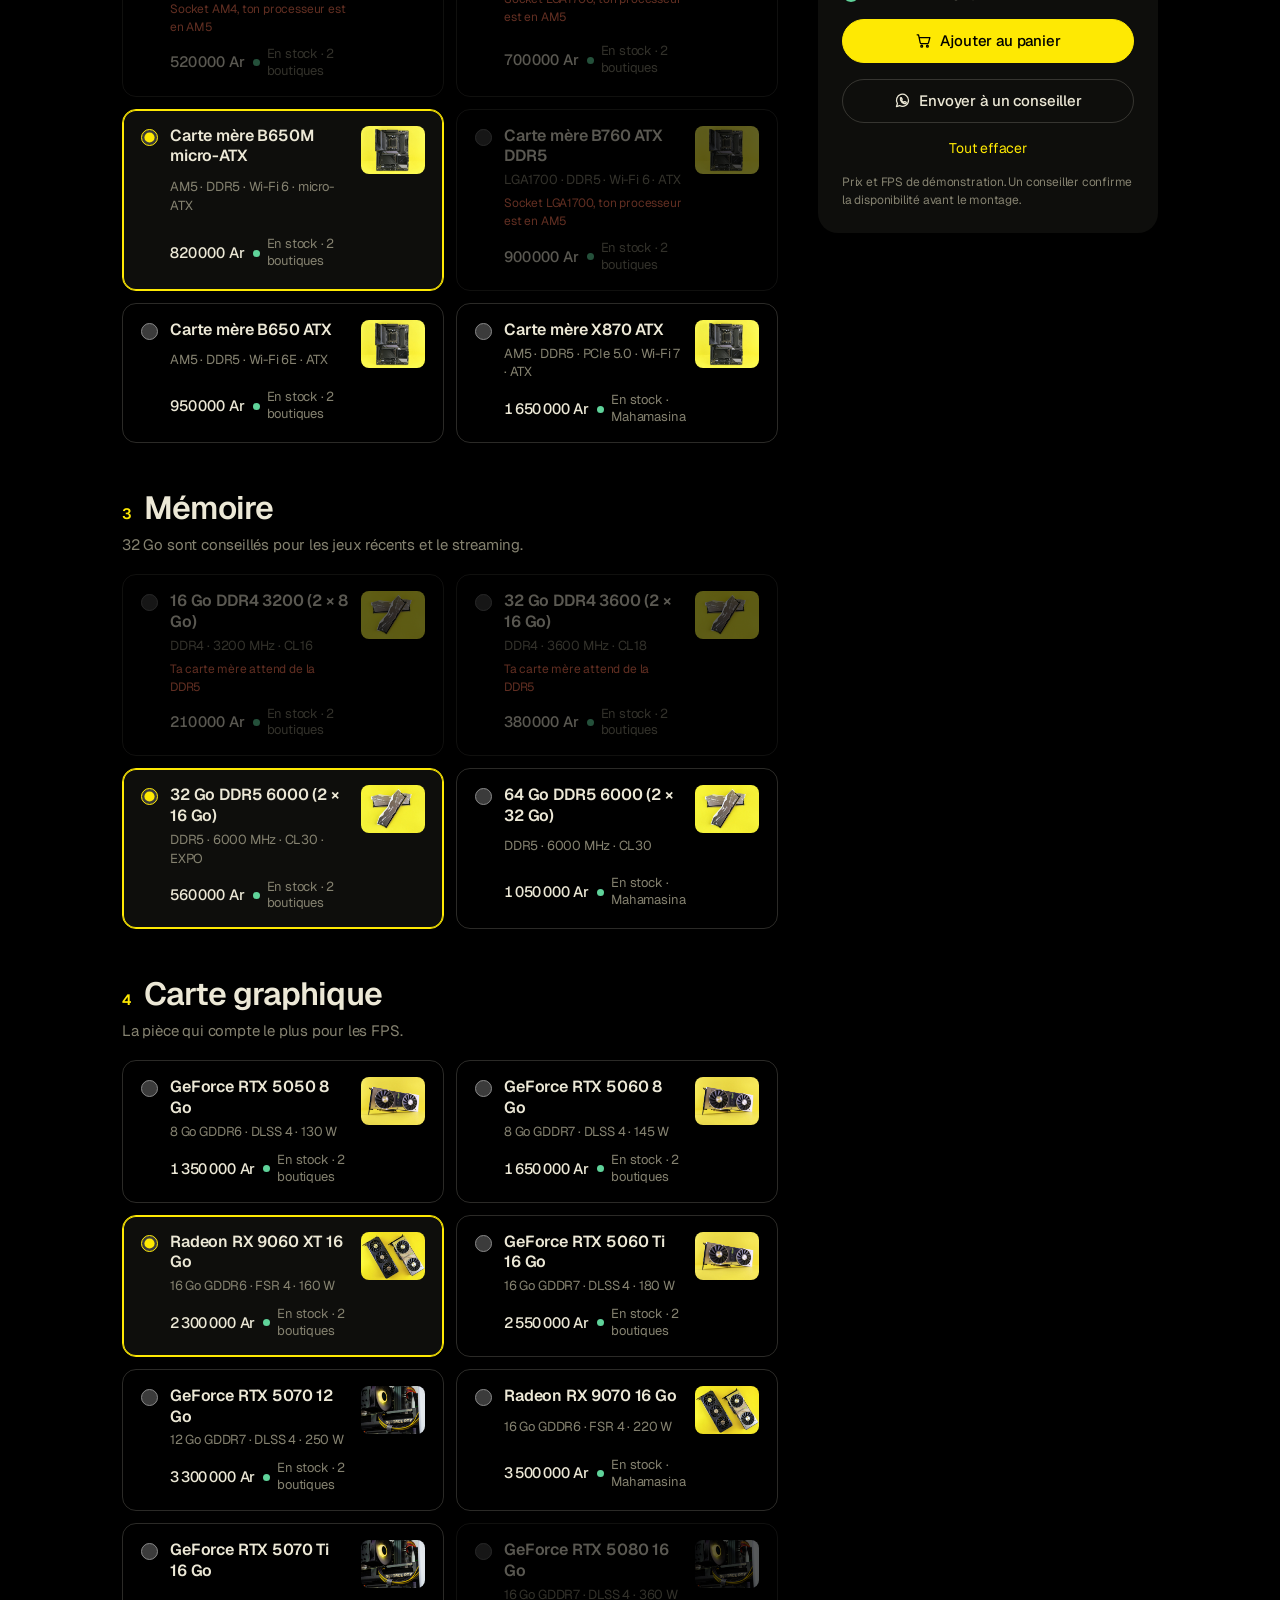
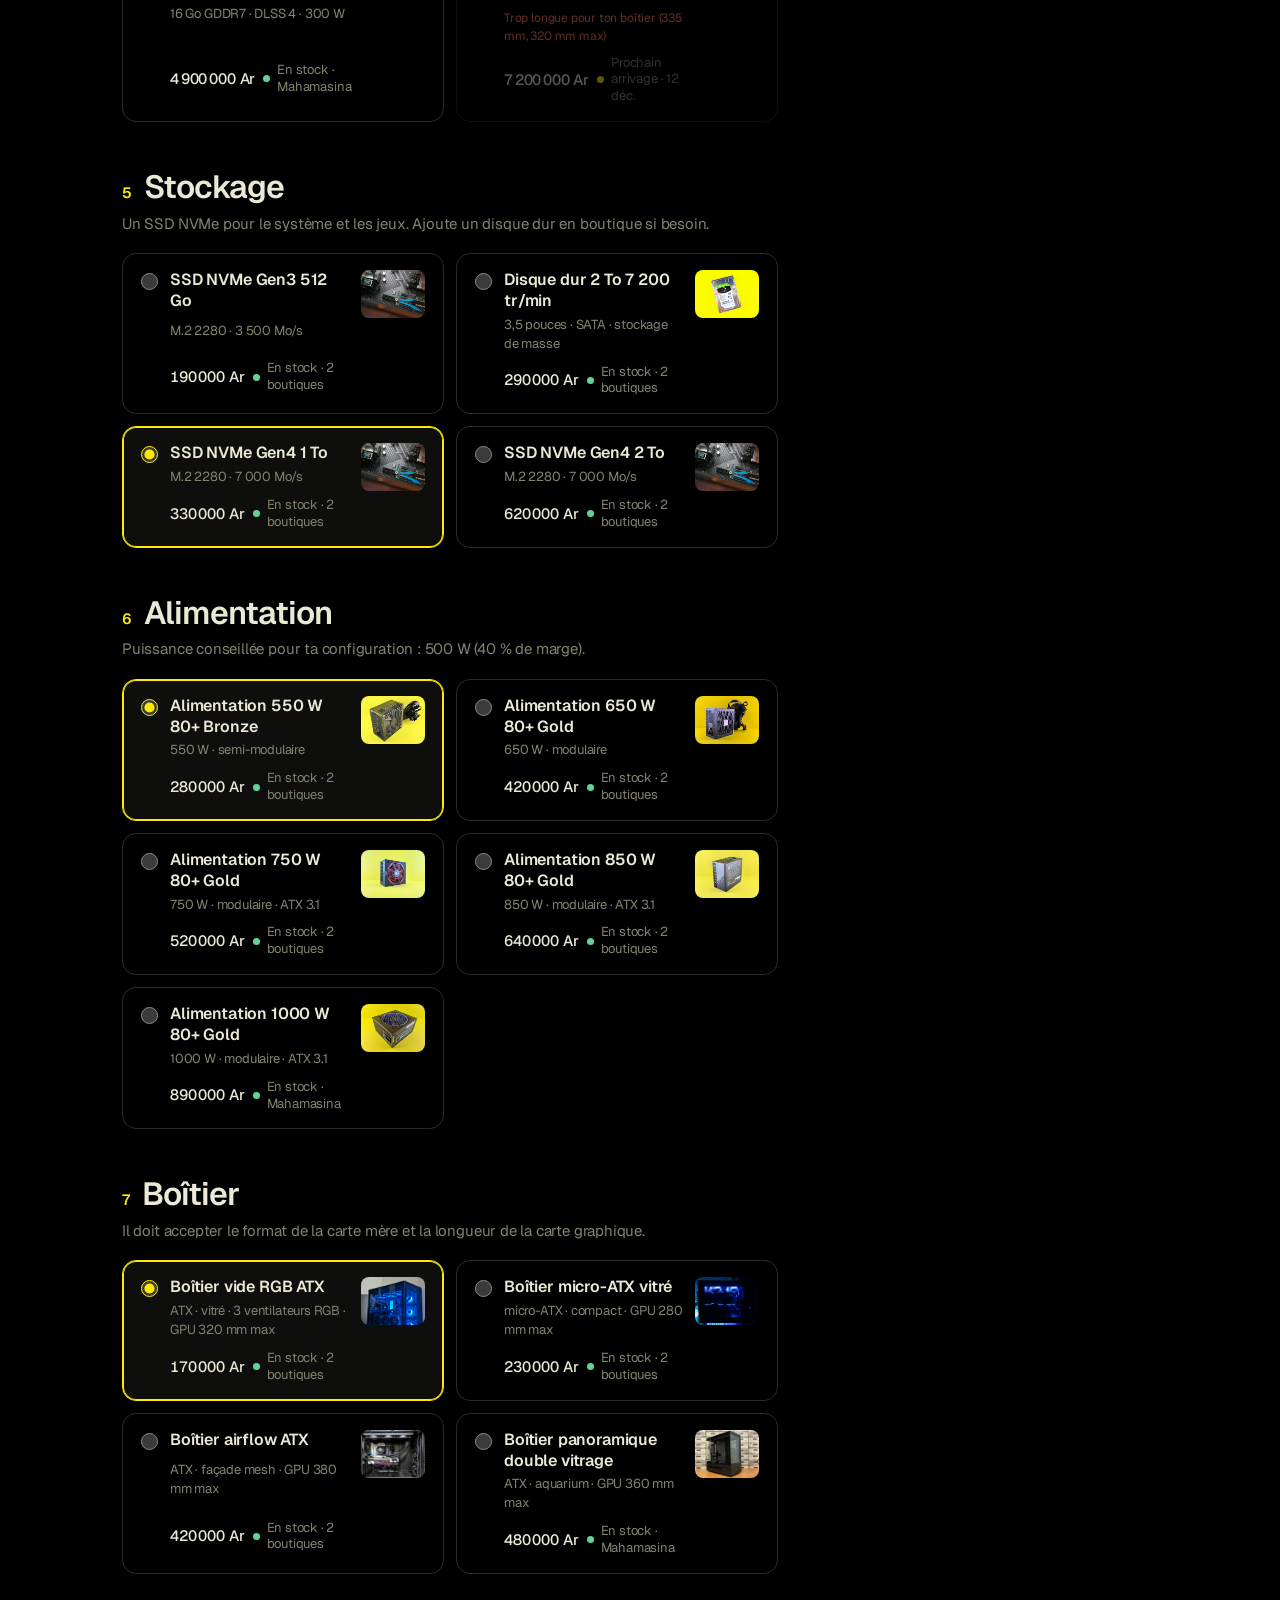
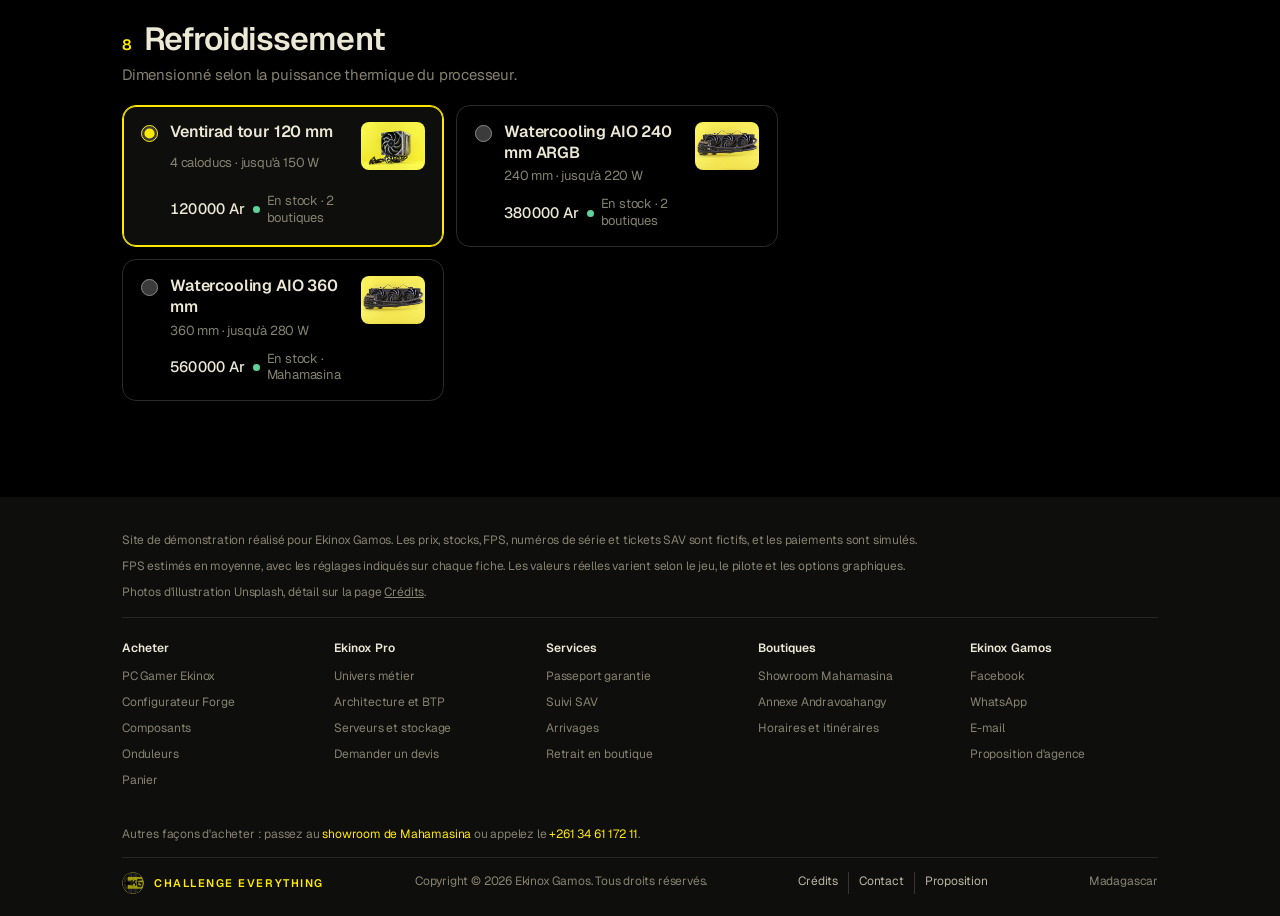
<file: configurateur.html>
<!doctype html>
<html lang="fr" data-force="nuit">
<head>
<meta charset="utf-8">
<meta name="viewport" content="width=device-width, initial-scale=1, viewport-fit=cover">
<title>Configurateur Forge · Ekinox Gamos</title>
<meta name="description" content="Compose ton PC pièce par pièce : compatibilité vérifiée, puissance d'alimentation calculée, total en Ariary et envoi à un conseiller.">
<meta name="theme-color" content="#000000">
<link rel="icon" href="assets/img/logo-ekg.png">
<link rel="preconnect" href="https://fonts.googleapis.com">
<link rel="preconnect" href="https://fonts.gstatic.com" crossorigin>
<link rel="stylesheet" href="https://fonts.googleapis.com/css2?family=Geist:wght@300..800&family=Geist+Mono:wght@400..600&display=swap">
<link rel="stylesheet" href="assets/css/site.css">
<script>(function(){var d=document.documentElement,m=null,f=d.getAttribute("data-force");try{m=localStorage.getItem("ekg-mode")}catch(e){}if(f){m=f}else if(m!=="jour"&&m!=="nuit"){var h=(new Date().getUTCHours()+3)%24;m=(h>=6&&h<18)?"jour":"nuit"}d.setAttribute("data-mode",m);if(window.matchMedia&&!matchMedia("(prefers-reduced-motion: reduce)").matches&&"IntersectionObserver"in window)d.classList.add("motion")})();</script>
</head>
<body data-nav="configurateur.html" data-universe="gamer">
<a class="skip" href="#main">Aller au contenu</a>
<header id="site-header"></header>

<main id="main">
  <section class="page-head">
    <div class="wrap">
      <nav class="crumbs" aria-label="Fil d'Ariane"><a href="index.html">Accueil</a><span>/</span><span>Configurateur Forge</span></nav>
      <p class="kicker">Ekinox Forge</p>
      <h1>Compose ton PC.</h1>
      <p class="lead">Choisis chaque pièce, Forge vérifie la compatibilité en direct. Pas d'idée ? Indique ton budget et ton usage, on te propose une base à ajuster.</p>
    </div>
  </section>

  <div class="wrap" style="padding-top:28px">
    <form class="forge-start" id="forge-start">
      <div class="field">
        <label for="fs-budget">Budget <output id="fs-budget-out" for="fs-budget"></output></label>
        <input type="range" id="fs-budget" min="3000000" max="16000000" step="250000" value="6000000">
      </div>
      <div class="field">
        <label for="fs-usage">Usage</label>
        <select class="select" id="fs-usage">
          <option value="1080p">Jeu en 1080p</option>
          <option value="1440p" selected>Jeu en 1440p</option>
          <option value="4K">Jeu en 4K</option>
          <option value="creation">Création, montage, 3D</option>
        </select>
      </div>
      <div class="field">
        <label for="fs-game">Jeu de référence</label>
        <select class="select" id="fs-game"></select>
      </div>
      <button class="btn btn-primary btn-lg" type="submit">Proposer une config</button>
    </form>
  </div>

  <div class="wrap forge">
    <div class="forge-steps" id="forge-steps"></div>
    <aside class="summary" id="forge-summary" aria-label="Récapitulatif de la configuration"></aside>
  </div>

  <div class="sticky-buy" id="forge-sticky">
    <div><span class="price" id="fsb-total"></span><br><span class="stock" id="fsb-state"></span></div>
    <a class="btn btn-primary" href="#forge-summary">Récapitulatif</a>
  </div>
</main>

<footer id="site-footer"></footer>
<script src="assets/js/data.js"></script>
<script src="assets/js/app.js"></script>
<script src="assets/js/forge.js"></script>
<script src="assets/js/motion.js"></script>
</body>
</html>
</file>
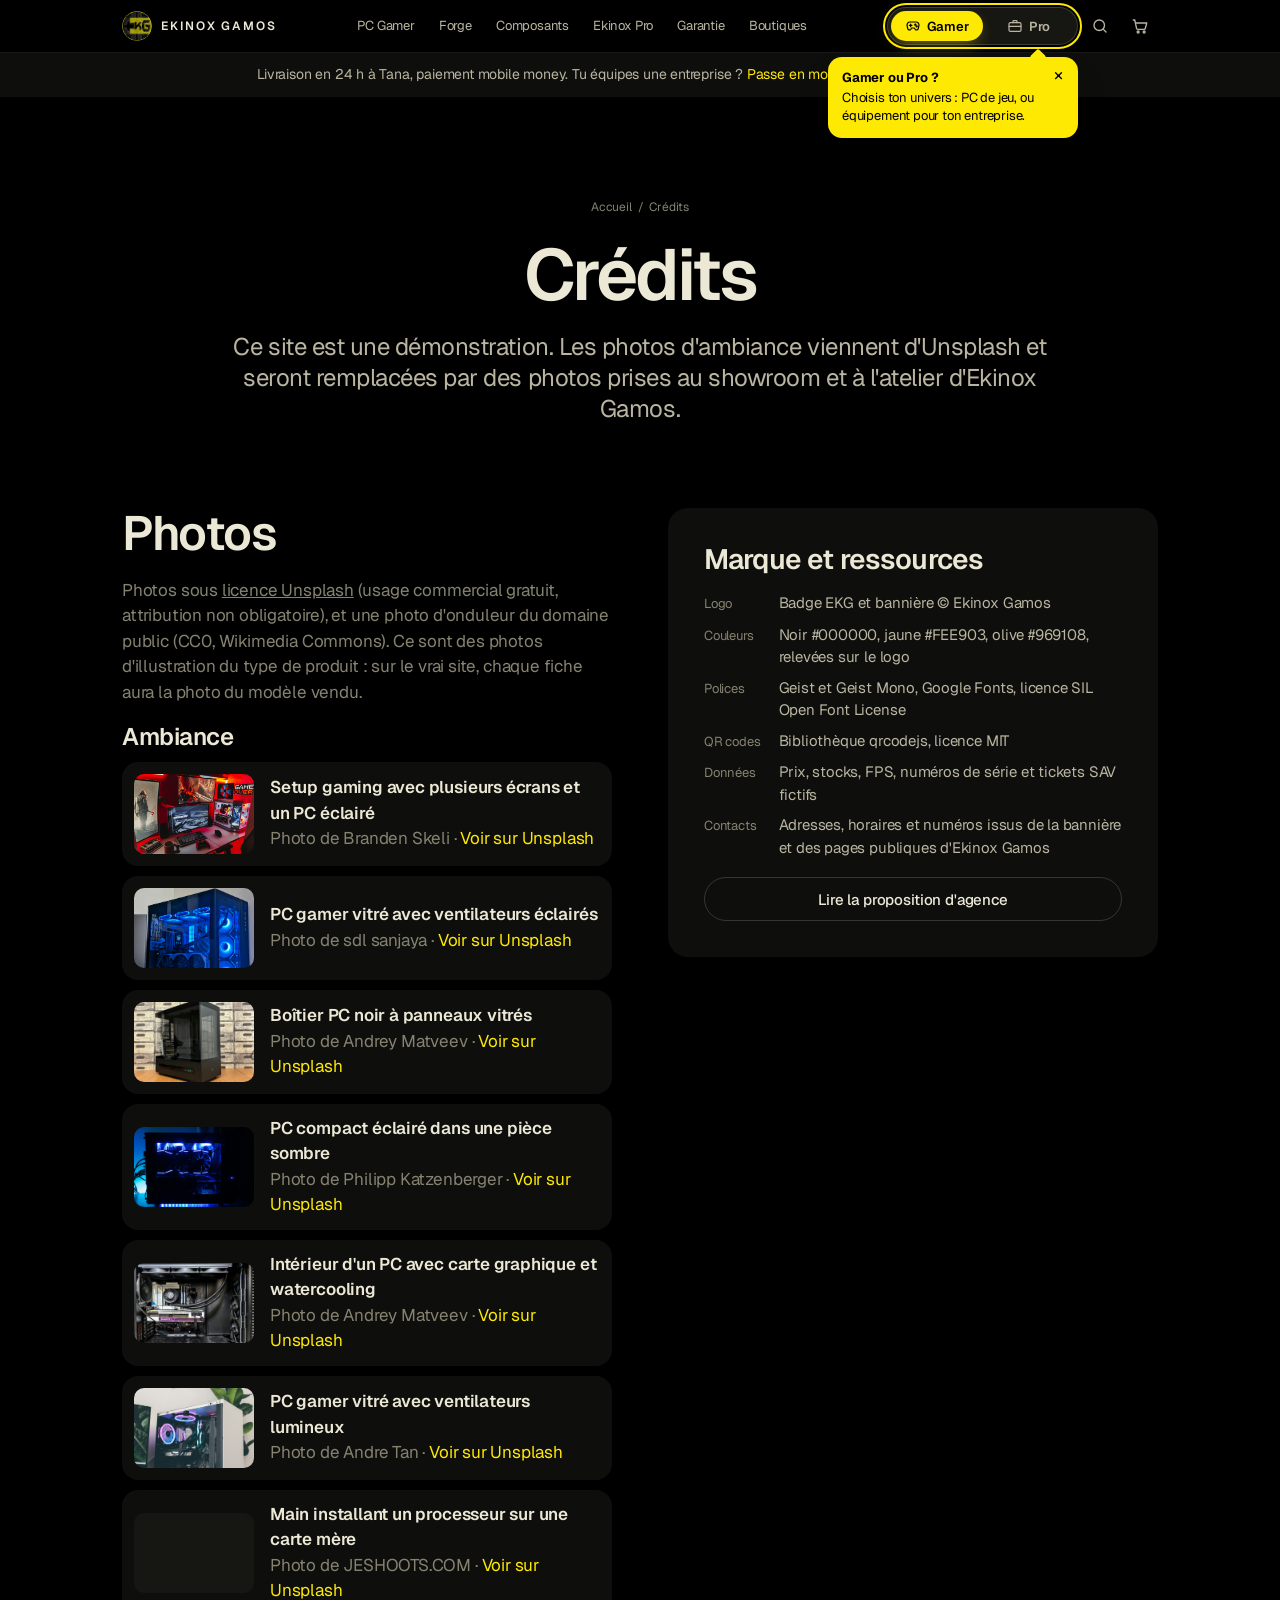
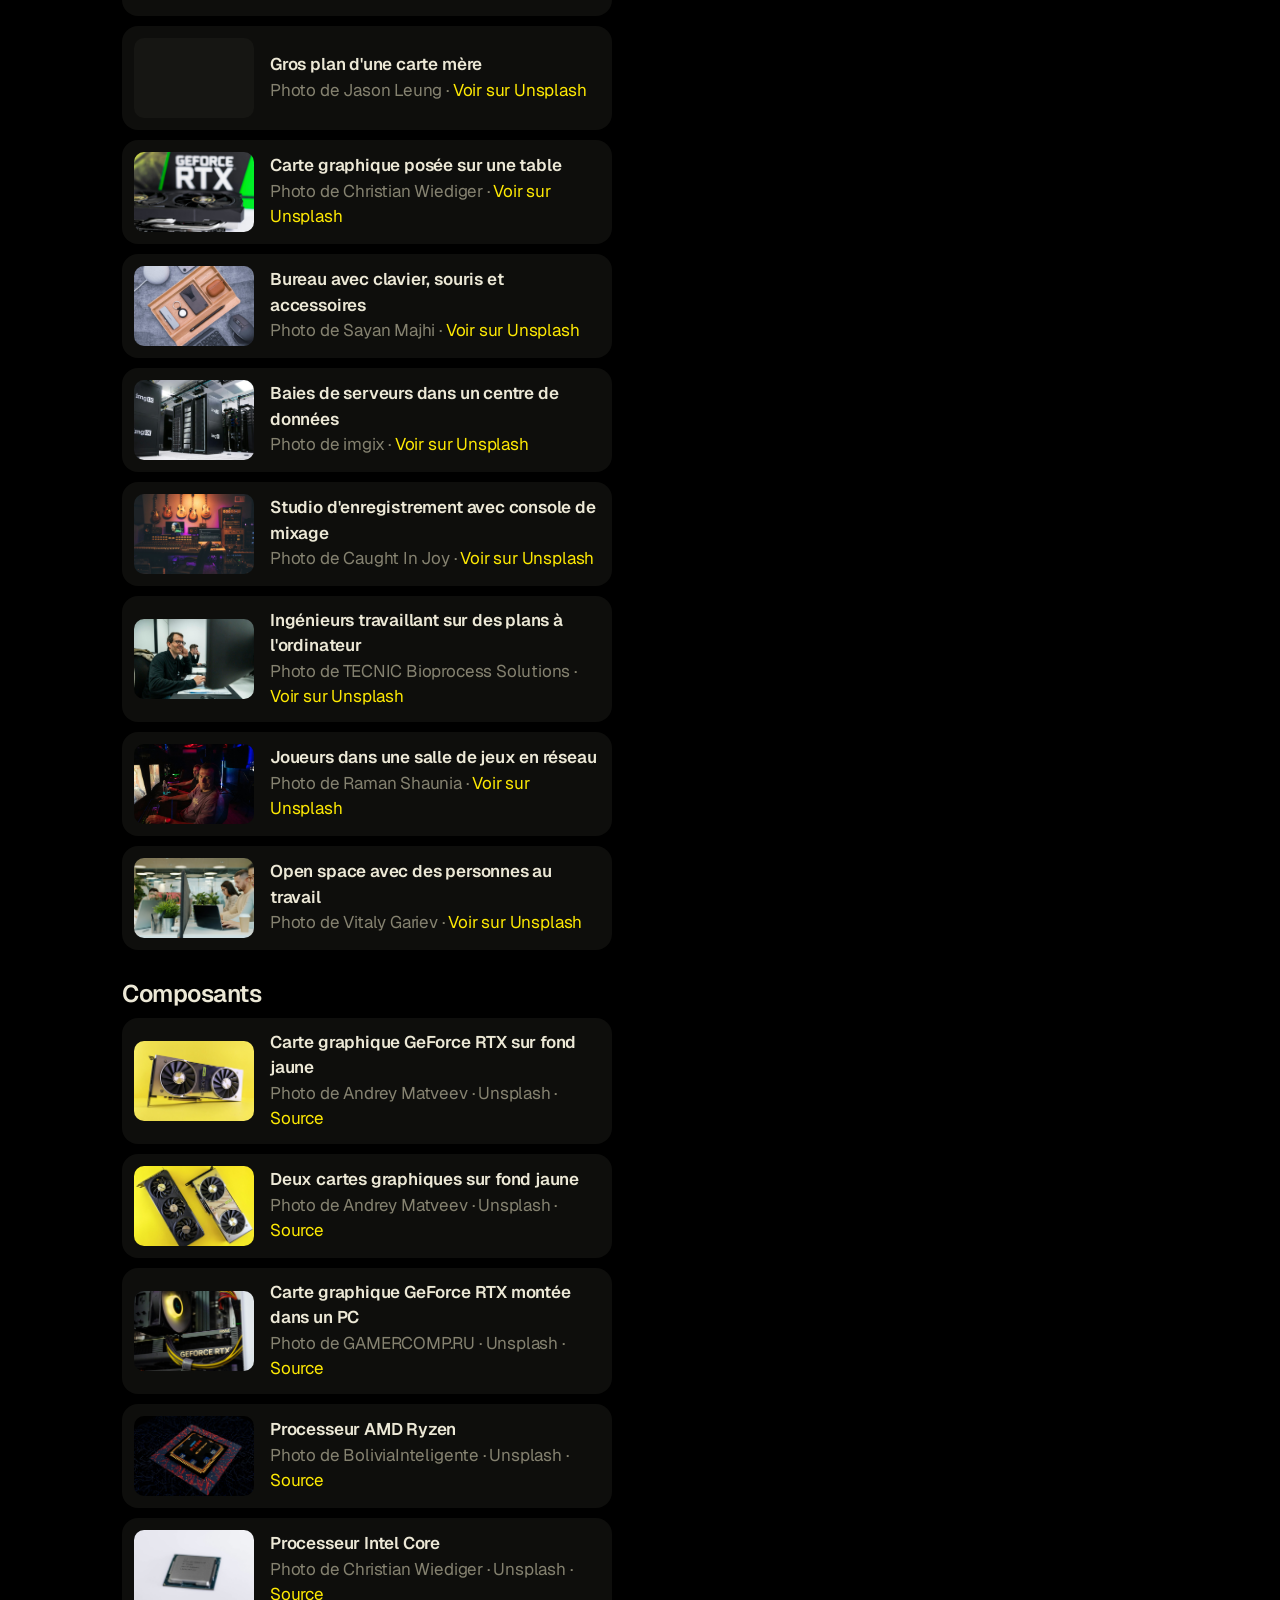
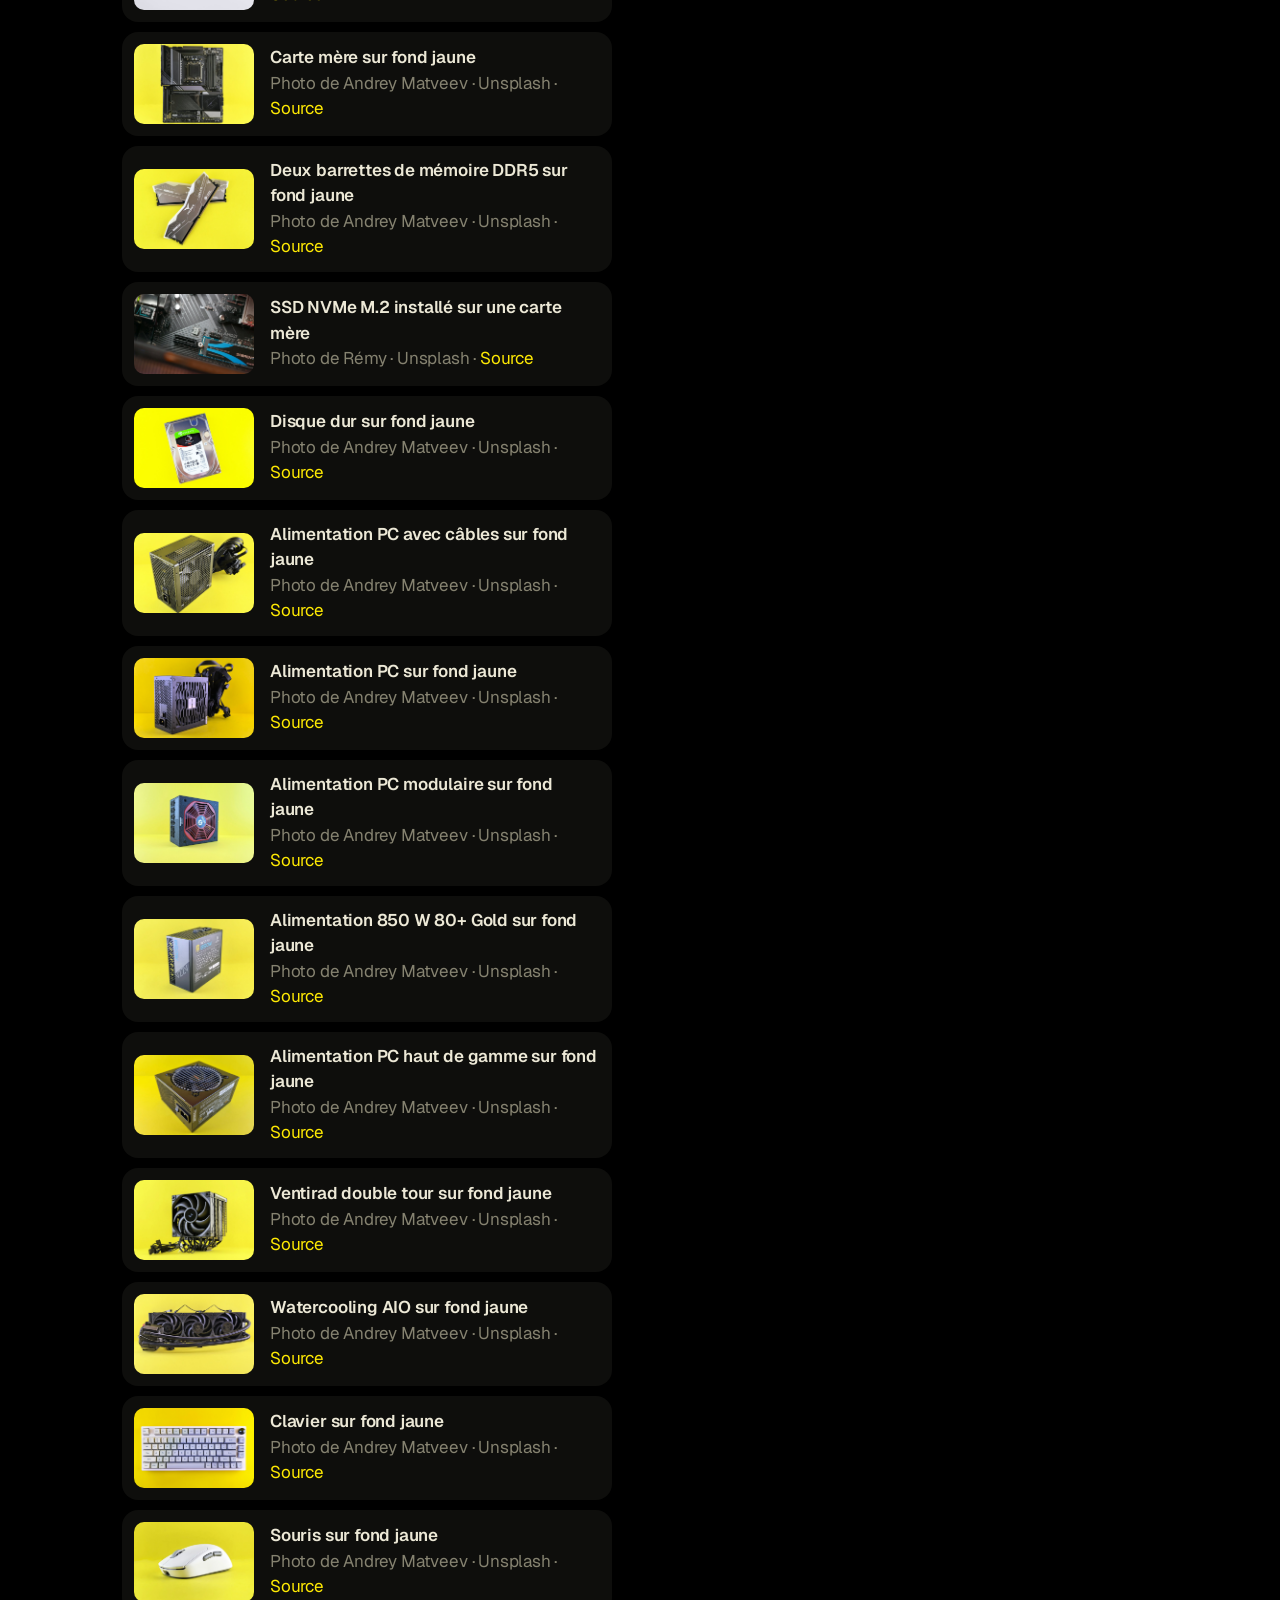
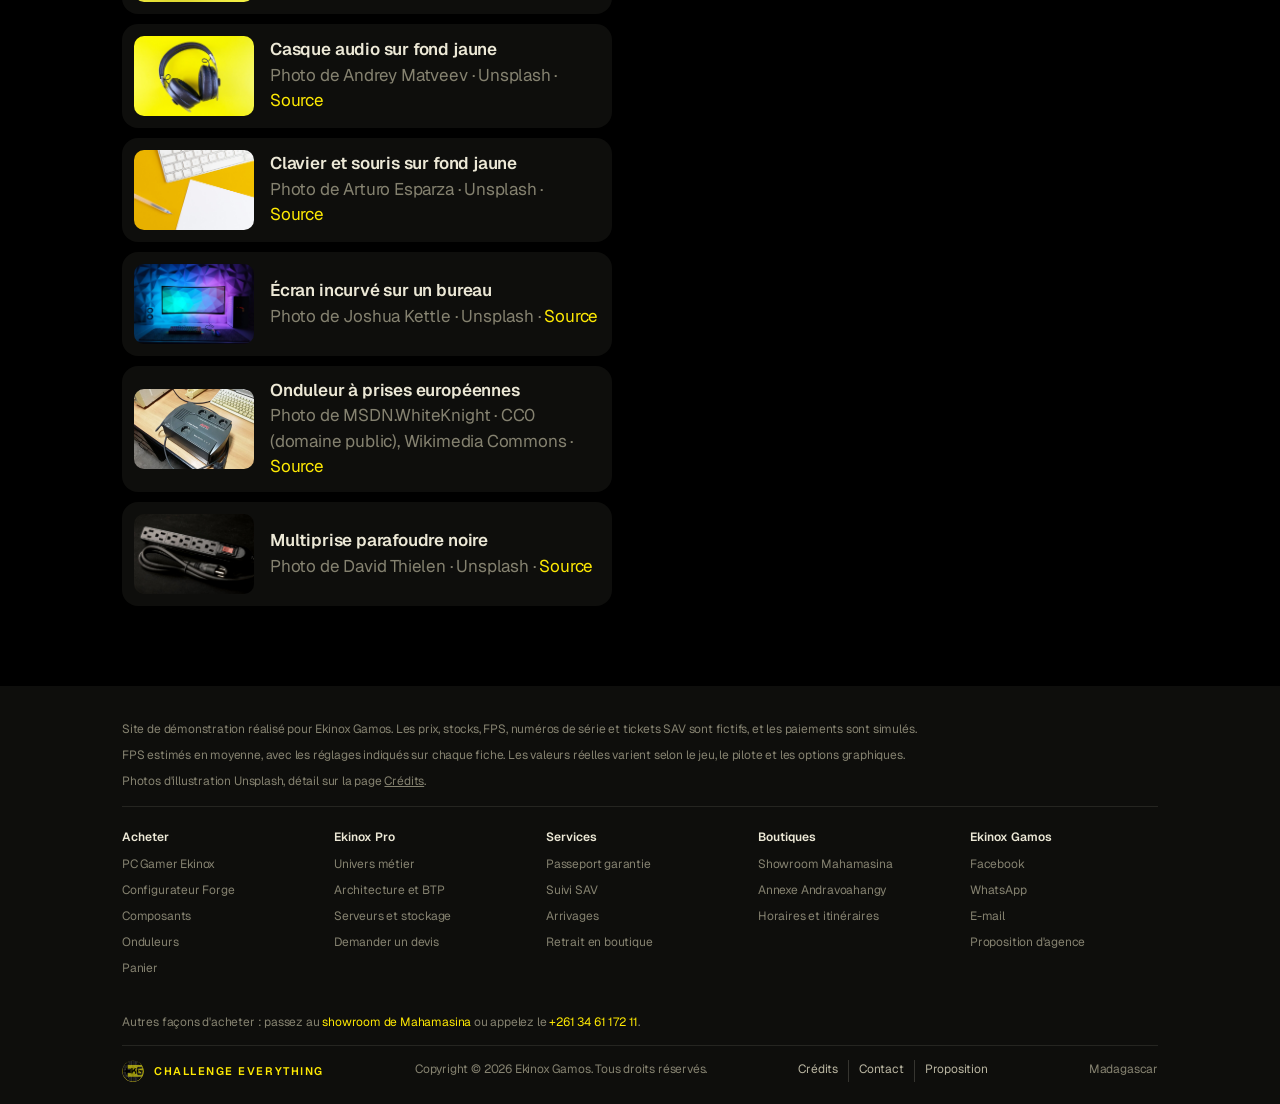
<file: credits.html>
<!doctype html>
<html lang="fr">
<head>
<meta charset="utf-8">
<meta name="viewport" content="width=device-width, initial-scale=1, viewport-fit=cover">
<title>Crédits · Ekinox Gamos</title>
<meta name="description" content="Crédits des photos, polices et ressources utilisées sur le site de démonstration Ekinox Gamos.">
<meta name="theme-color" content="#000000">
<link rel="icon" href="assets/img/logo-ekg.png">
<link rel="preconnect" href="https://fonts.googleapis.com">
<link rel="preconnect" href="https://fonts.gstatic.com" crossorigin>
<link rel="stylesheet" href="https://fonts.googleapis.com/css2?family=Geist:wght@300..800&family=Geist+Mono:wght@400..600&display=swap">
<link rel="stylesheet" href="assets/css/site.css">
<script>(function(){var d=document.documentElement,m=null,f=d.getAttribute("data-force");try{m=localStorage.getItem("ekg-mode")}catch(e){}if(f){m=f}else if(m!=="jour"&&m!=="nuit"){var h=(new Date().getUTCHours()+3)%24;m=(h>=6&&h<18)?"jour":"nuit"}d.setAttribute("data-mode",m);if(window.matchMedia&&!matchMedia("(prefers-reduced-motion: reduce)").matches&&"IntersectionObserver"in window)d.classList.add("motion")})();</script>
</head>
<body data-nav="">
<a class="skip" href="#main">Aller au contenu</a>
<header id="site-header"></header>

<main id="main">
  <section class="page-head">
    <div class="wrap">
      <nav class="crumbs" aria-label="Fil d'Ariane"><a href="index.html">Accueil</a><span>/</span><span>Crédits</span></nav>
      <h1>Crédits</h1>
      <p class="lead">Ce site est une démonstration. Les photos d'ambiance viennent d'Unsplash et seront remplacées par des photos prises au showroom et à l'atelier d'Ekinox Gamos.</p>
    </div>
  </section>

  <section class="wrap grid-2" style="padding-block:36px 80px;align-items:start">
    <div>
      <h2 style="margin-bottom:18px">Photos</h2>
      <p class="muted" style="margin-bottom:18px">Photos sous <a href="https://unsplash.com/license" target="_blank" rel="noopener">licence Unsplash</a> (usage commercial gratuit, attribution non obligatoire), et une photo d'onduleur du domaine public (CC0, Wikimedia Commons). Ce sont des photos d'illustration du type de produit : sur le vrai site, chaque fiche aura la photo du modèle vendu.</p>
      <div class="credits" id="credits"></div>
    </div>
    <div class="panel">
      <h2>Marque et ressources</h2>
      <dl class="shop-meta">
        <dt>Logo</dt><dd>Badge EKG et bannière © Ekinox Gamos</dd>
        <dt>Couleurs</dt><dd>Noir #000000, jaune #FEE903, olive #969108, relevées sur le logo</dd>
        <dt>Polices</dt><dd>Geist et Geist Mono, Google Fonts, licence SIL Open Font License</dd>
        <dt>QR codes</dt><dd>Bibliothèque qrcodejs, licence MIT</dd>
        <dt>Données</dt><dd>Prix, stocks, FPS, numéros de série et tickets SAV fictifs</dd>
        <dt>Contacts</dt><dd>Adresses, horaires et numéros issus de la bannière et des pages publiques d'Ekinox Gamos</dd>
      </dl>
      <a class="btn" href="proposition/proposition-ekinox.html">Lire la proposition d'agence</a>
    </div>
  </section>
</main>

<footer id="site-footer"></footer>
<script src="assets/js/data.js"></script>
<script src="assets/js/app.js"></script>
<script>
(function () {
  var A = window.EKGApp, D = window.EKG;
  var ambiance = Object.keys(D.photos).map(function (id) {
    var p = D.photos[id];
    return '<div class="credit">' + A.photo(id, "", { alt: "" }) + '<div><b>' + A.esc(p.alt) + '</b><br><span class="muted">Photo de ' + A.esc(p.by) + ' · </span><a href="' + p.url + '" target="_blank" rel="noopener">Voir sur Unsplash</a></div></div>';
  });
  var parts = Object.keys(D.partPhotos).map(function (id) {
    var p = D.partPhotos[id];
    return '<div class="credit"><div class="ph"><img src="assets/img/parts/' + id + '.jpg" alt="" loading="lazy"></div><div><b>' + A.esc(p.alt) + '</b><br><span class="muted">Photo de ' + A.esc(p.by) + ' · ' + A.esc(p.license) + ' · </span><a href="' + p.url + '" target="_blank" rel="noopener">Source</a></div></div>';
  });
  A.$("#credits").innerHTML = '<h3>Ambiance</h3>' + ambiance.join("") + '<h3 style="margin-top:20px">Composants</h3>' + parts.join("");
})();
</script>
<script src="assets/js/motion.js"></script>
</body>
</html>
</file>
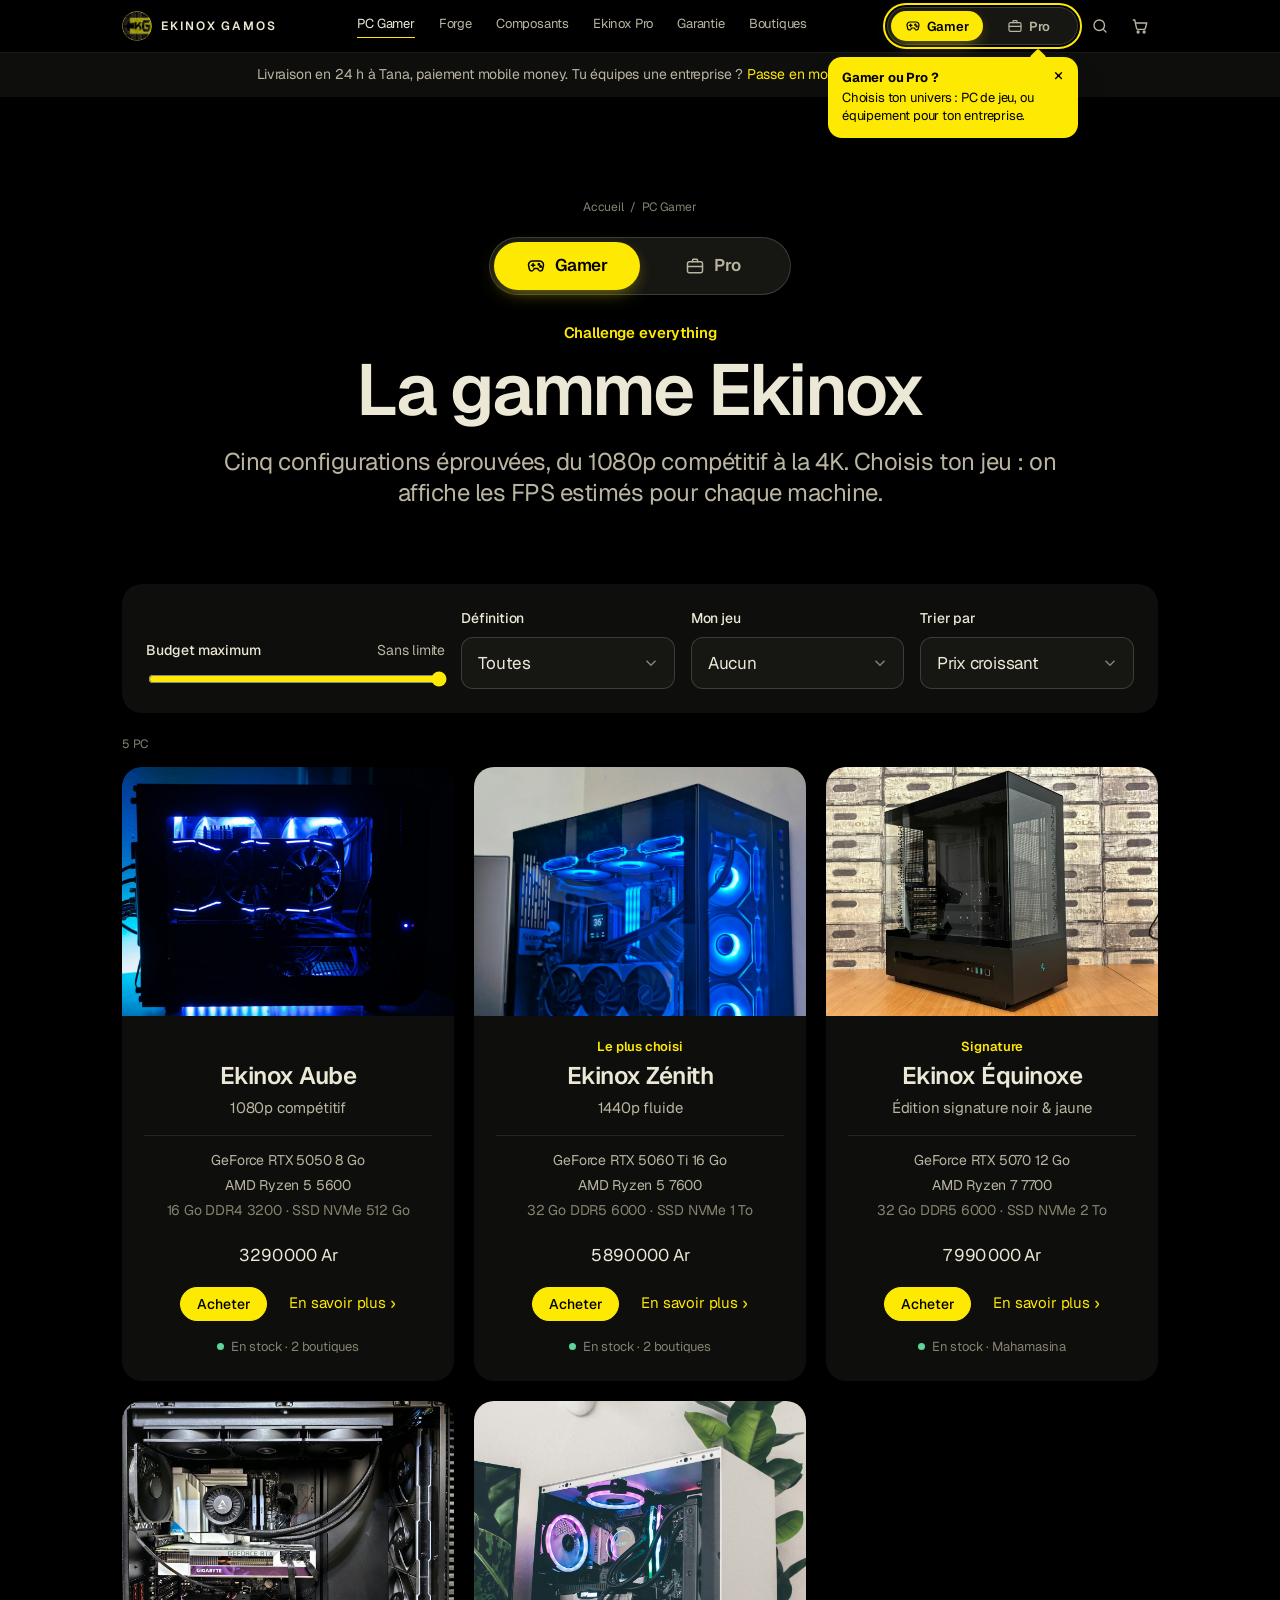
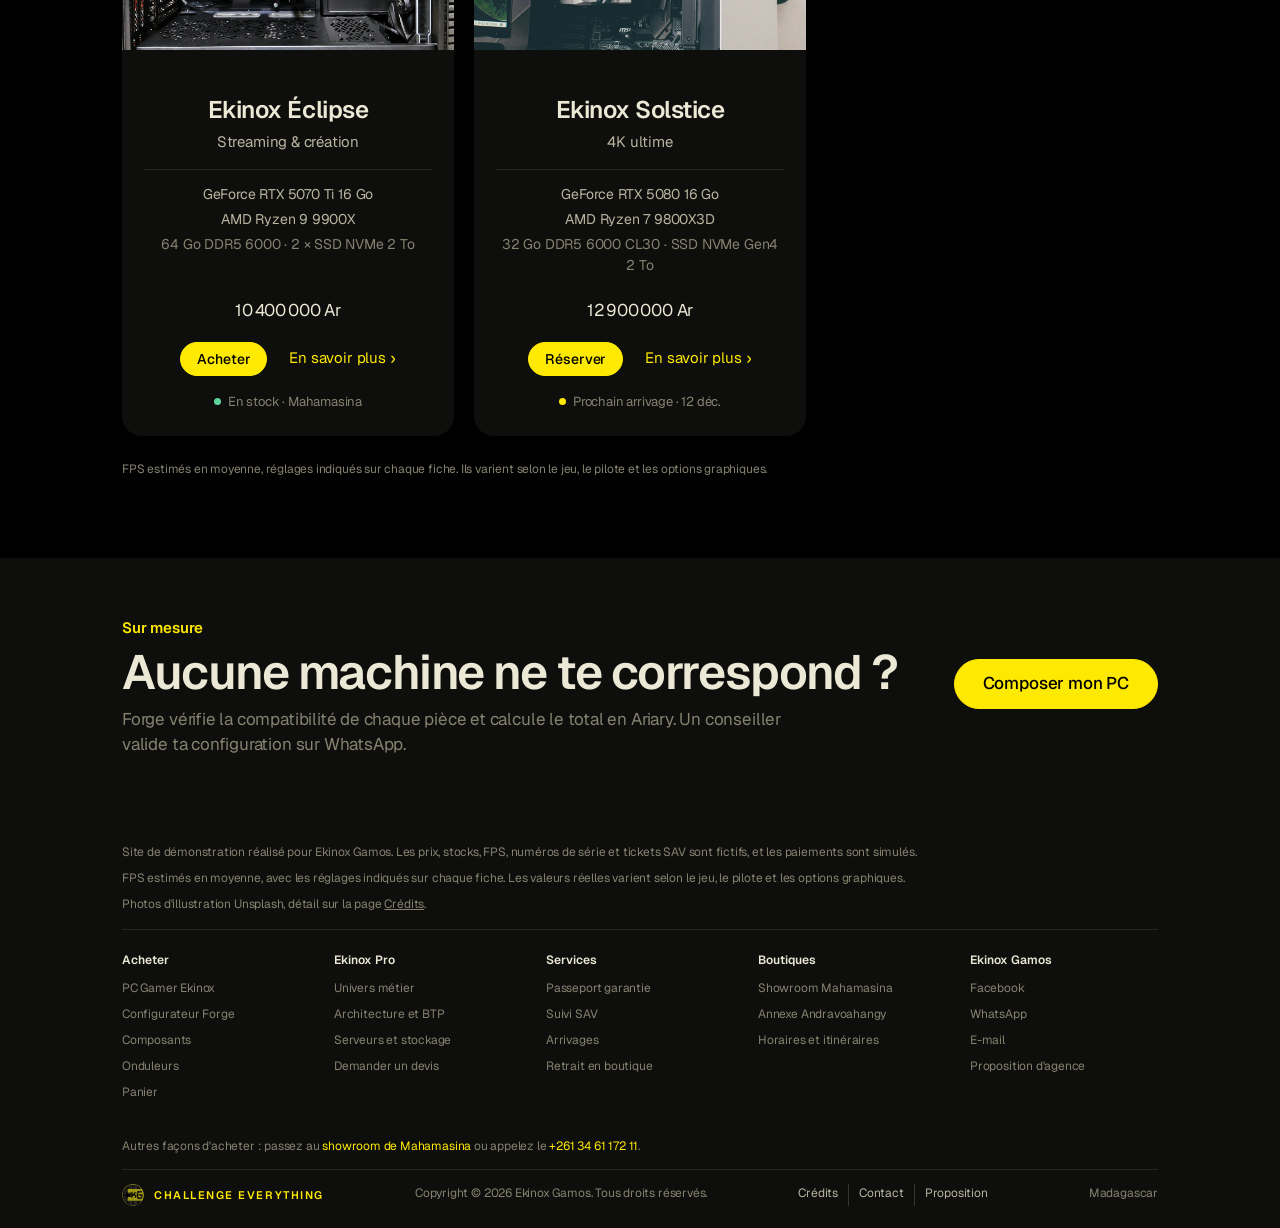
<file: gamme.html>
<!doctype html>
<html lang="fr" data-force="nuit">
<head>
<meta charset="utf-8">
<meta name="viewport" content="width=device-width, initial-scale=1, viewport-fit=cover">
<title>PC Gamer Ekinox · Ekinox Gamos</title>
<meta name="description" content="La gamme de PC gamer Ekinox : Aube, Zénith, Équinoxe, Éclipse, Solstice. Assemblés et testés 24 h à Antananarivo.">
<meta name="theme-color" content="#000000">
<link rel="icon" href="assets/img/logo-ekg.png">
<link rel="preconnect" href="https://fonts.googleapis.com">
<link rel="preconnect" href="https://fonts.gstatic.com" crossorigin>
<link rel="stylesheet" href="https://fonts.googleapis.com/css2?family=Geist:wght@300..800&family=Geist+Mono:wght@400..600&display=swap">
<link rel="stylesheet" href="assets/css/site.css">
<script>(function(){var d=document.documentElement,m=null,f=d.getAttribute("data-force");try{m=localStorage.getItem("ekg-mode")}catch(e){}if(f){m=f}else if(m!=="jour"&&m!=="nuit"){var h=(new Date().getUTCHours()+3)%24;m=(h>=6&&h<18)?"jour":"nuit"}d.setAttribute("data-mode",m);if(window.matchMedia&&!matchMedia("(prefers-reduced-motion: reduce)").matches&&"IntersectionObserver"in window)d.classList.add("motion")})();</script>
</head>
<body data-nav="gamme.html" data-universe="gamer">
<a class="skip" href="#main">Aller au contenu</a>
<header id="site-header"></header>

<main id="main">
  <section class="page-head">
    <div class="wrap">
      <nav class="crumbs" aria-label="Fil d'Ariane"><a href="index.html">Accueil</a><span>/</span><span>PC Gamer</span></nav>
      <div data-mode-switch></div>
      <p class="kicker">Challenge everything</p>
      <h1>La gamme Ekinox</h1>
      <p class="lead">Cinq configurations éprouvées, du 1080p compétitif à la 4K. Choisis ton jeu : on affiche les FPS estimés pour chaque machine.</p>
    </div>
  </section>

  <section class="wrap" style="padding-block:28px 80px">
    <div class="filters">
      <div class="field">
        <label for="f-budget">Budget maximum <output id="f-budget-out" for="f-budget"></output></label>
        <input type="range" id="f-budget" min="3000000" max="13000000" step="250000" value="13000000">
      </div>
      <div class="field">
        <label for="f-res">Définition</label>
        <select class="select" id="f-res">
          <option value="">Toutes</option>
          <option value="1080p">1080p</option>
          <option value="1440p">1440p</option>
          <option value="4K">4K</option>
        </select>
      </div>
      <div class="field">
        <label for="f-game">Mon jeu</label>
        <select class="select" id="f-game"></select>
      </div>
      <div class="field">
        <label for="f-sort">Trier par</label>
        <select class="select" id="f-sort">
          <option value="asc">Prix croissant</option>
          <option value="desc">Prix décroissant</option>
          <option value="fps">FPS sur mon jeu</option>
        </select>
      </div>
    </div>

    <p class="note-demo" id="g-count" style="margin:22px 0 14px" aria-live="polite"></p>
    <div class="pc-grid" id="g-grid"></div>
    <div class="empty" id="g-empty" hidden>
      <span data-icon="pc"></span>
      <b>Aucun PC de la gamme dans ce budget.</b>
      <span>Compose une machine sur mesure dans Forge, ou augmente le budget.</span>
      <a class="btn btn-primary" href="configurateur.html">Ouvrir Forge</a>
    </div>

    <p class="note-demo" style="margin-top:24px">FPS estimés en moyenne, réglages indiqués sur chaque fiche. Ils varient selon le jeu, le pilote et les options graphiques.</p>
  </section>

  <section class="band-mode">
    <div class="wrap promo">
      <div>
        <p class="kicker">Sur mesure</p>
        <h2>Aucune machine ne te correspond ?</h2>
        <p class="muted">Forge vérifie la compatibilité de chaque pièce et calcule le total en Ariary. Un conseiller valide ta configuration sur WhatsApp.</p>
      </div>
      <a class="btn btn-primary btn-lg" href="configurateur.html">Composer mon PC</a>
    </div>
  </section>
</main>

<footer id="site-footer"></footer>
<script src="assets/js/data.js"></script>
<script src="assets/js/app.js"></script>
<script src="assets/js/gamme.js"></script>
<script src="assets/js/motion.js"></script>
</body>
</html>
</file>
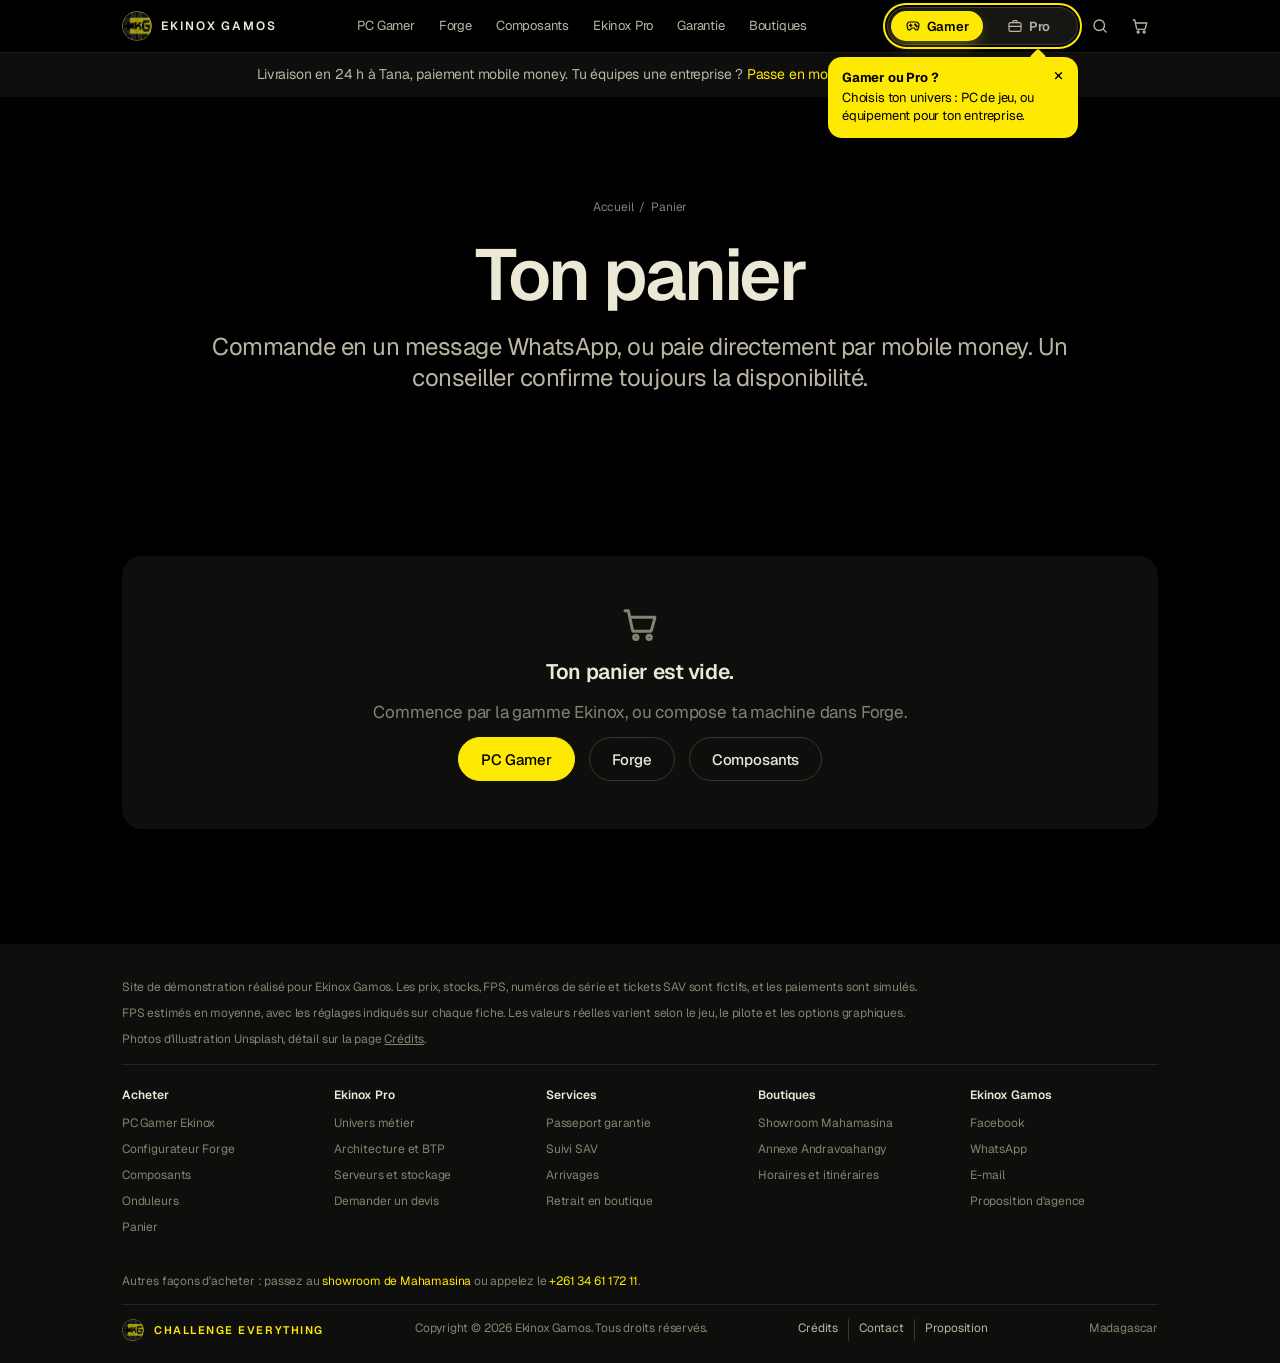
<file: panier.html>
<!doctype html>
<html lang="fr">
<head>
<meta charset="utf-8">
<meta name="viewport" content="width=device-width, initial-scale=1, viewport-fit=cover">
<title>Panier · Ekinox Gamos</title>
<meta name="description" content="Ton panier Ekinox Gamos : commande sur WhatsApp, paiement MVola, Orange Money ou Airtel Money, retrait en boutique ou livraison.">
<meta name="theme-color" content="#000000">
<link rel="icon" href="assets/img/logo-ekg.png">
<link rel="preconnect" href="https://fonts.googleapis.com">
<link rel="preconnect" href="https://fonts.gstatic.com" crossorigin>
<link rel="stylesheet" href="https://fonts.googleapis.com/css2?family=Geist:wght@300..800&family=Geist+Mono:wght@400..600&display=swap">
<link rel="stylesheet" href="assets/css/site.css">
<script>(function(){var d=document.documentElement,m=null,f=d.getAttribute("data-force");try{m=localStorage.getItem("ekg-mode")}catch(e){}if(f){m=f}else if(m!=="jour"&&m!=="nuit"){var h=(new Date().getUTCHours()+3)%24;m=(h>=6&&h<18)?"jour":"nuit"}d.setAttribute("data-mode",m);if(window.matchMedia&&!matchMedia("(prefers-reduced-motion: reduce)").matches&&"IntersectionObserver"in window)d.classList.add("motion")})();</script>
</head>
<body data-nav="">
<a class="skip" href="#main">Aller au contenu</a>
<header id="site-header"></header>

<main id="main">
  <section class="page-head">
    <div class="wrap">
      <nav class="crumbs" aria-label="Fil d'Ariane"><a href="index.html">Accueil</a><span>/</span><span>Panier</span></nav>
      <h1>Ton panier</h1>
      <p class="lead">Commande en un message WhatsApp, ou paie directement par mobile money. Un conseiller confirme toujours la disponibilité.</p>
    </div>
  </section>

  <div class="wrap" id="cart-root"></div>
</main>

<dialog class="modal" id="pay-modal" aria-labelledby="pay-title">
  <div class="modal-in" id="pay-body"></div>
</dialog>

<footer id="site-footer"></footer>
<script src="assets/js/data.js"></script>
<script src="assets/js/app.js"></script>
<script src="assets/js/panier.js"></script>
<script src="assets/js/motion.js"></script>
</body>
</html>
</file>
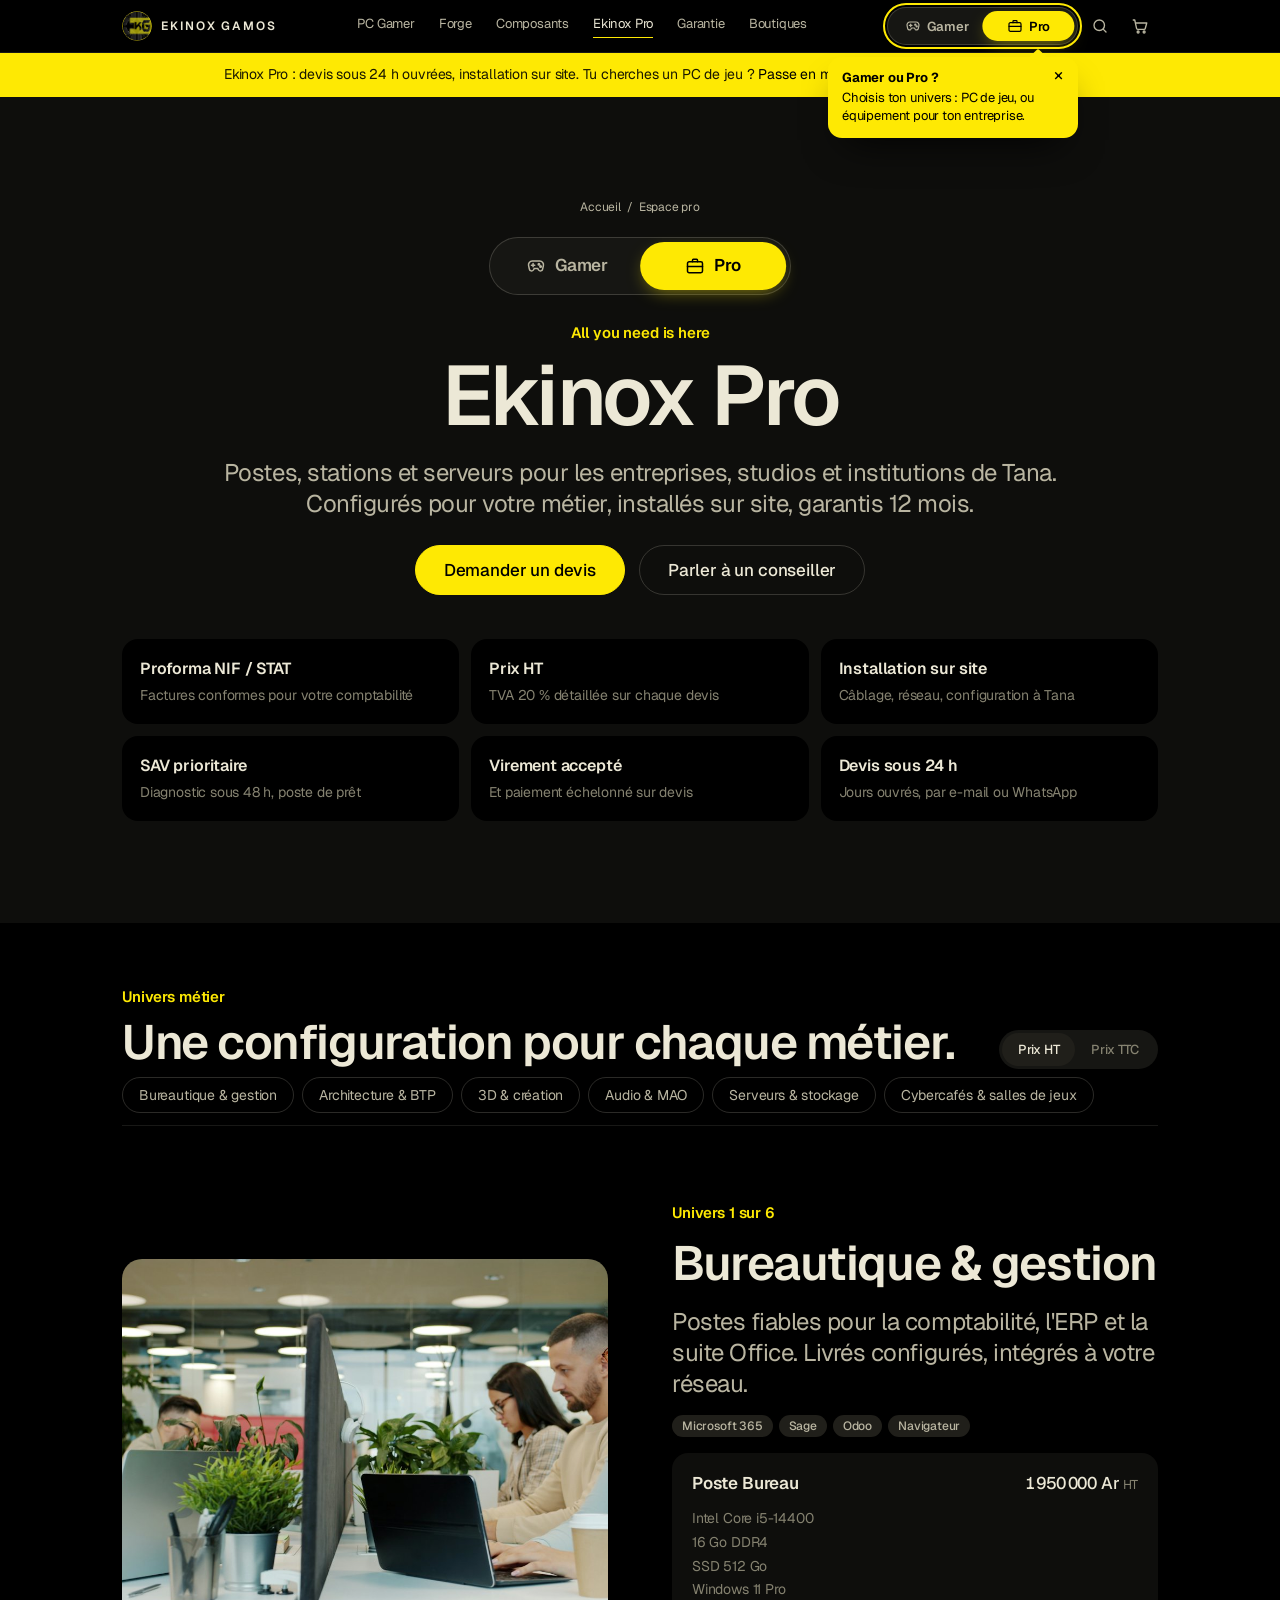
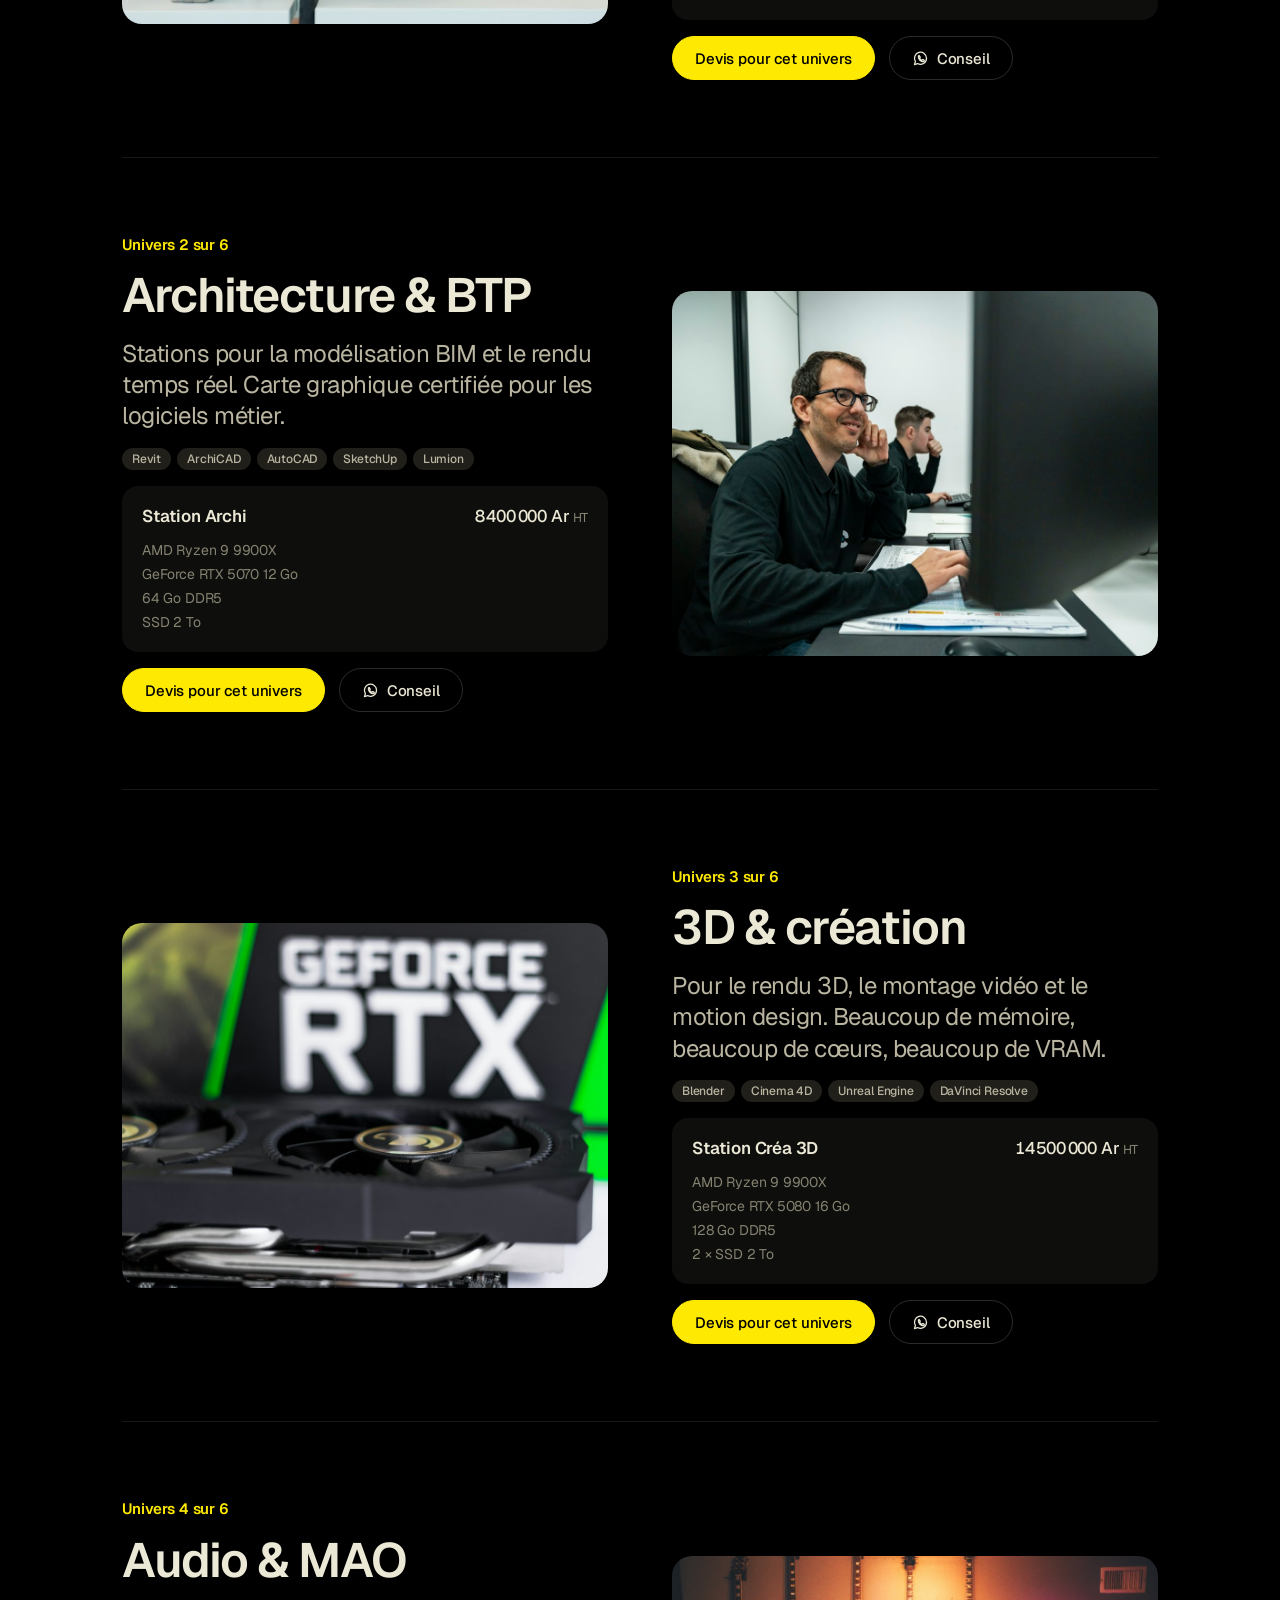
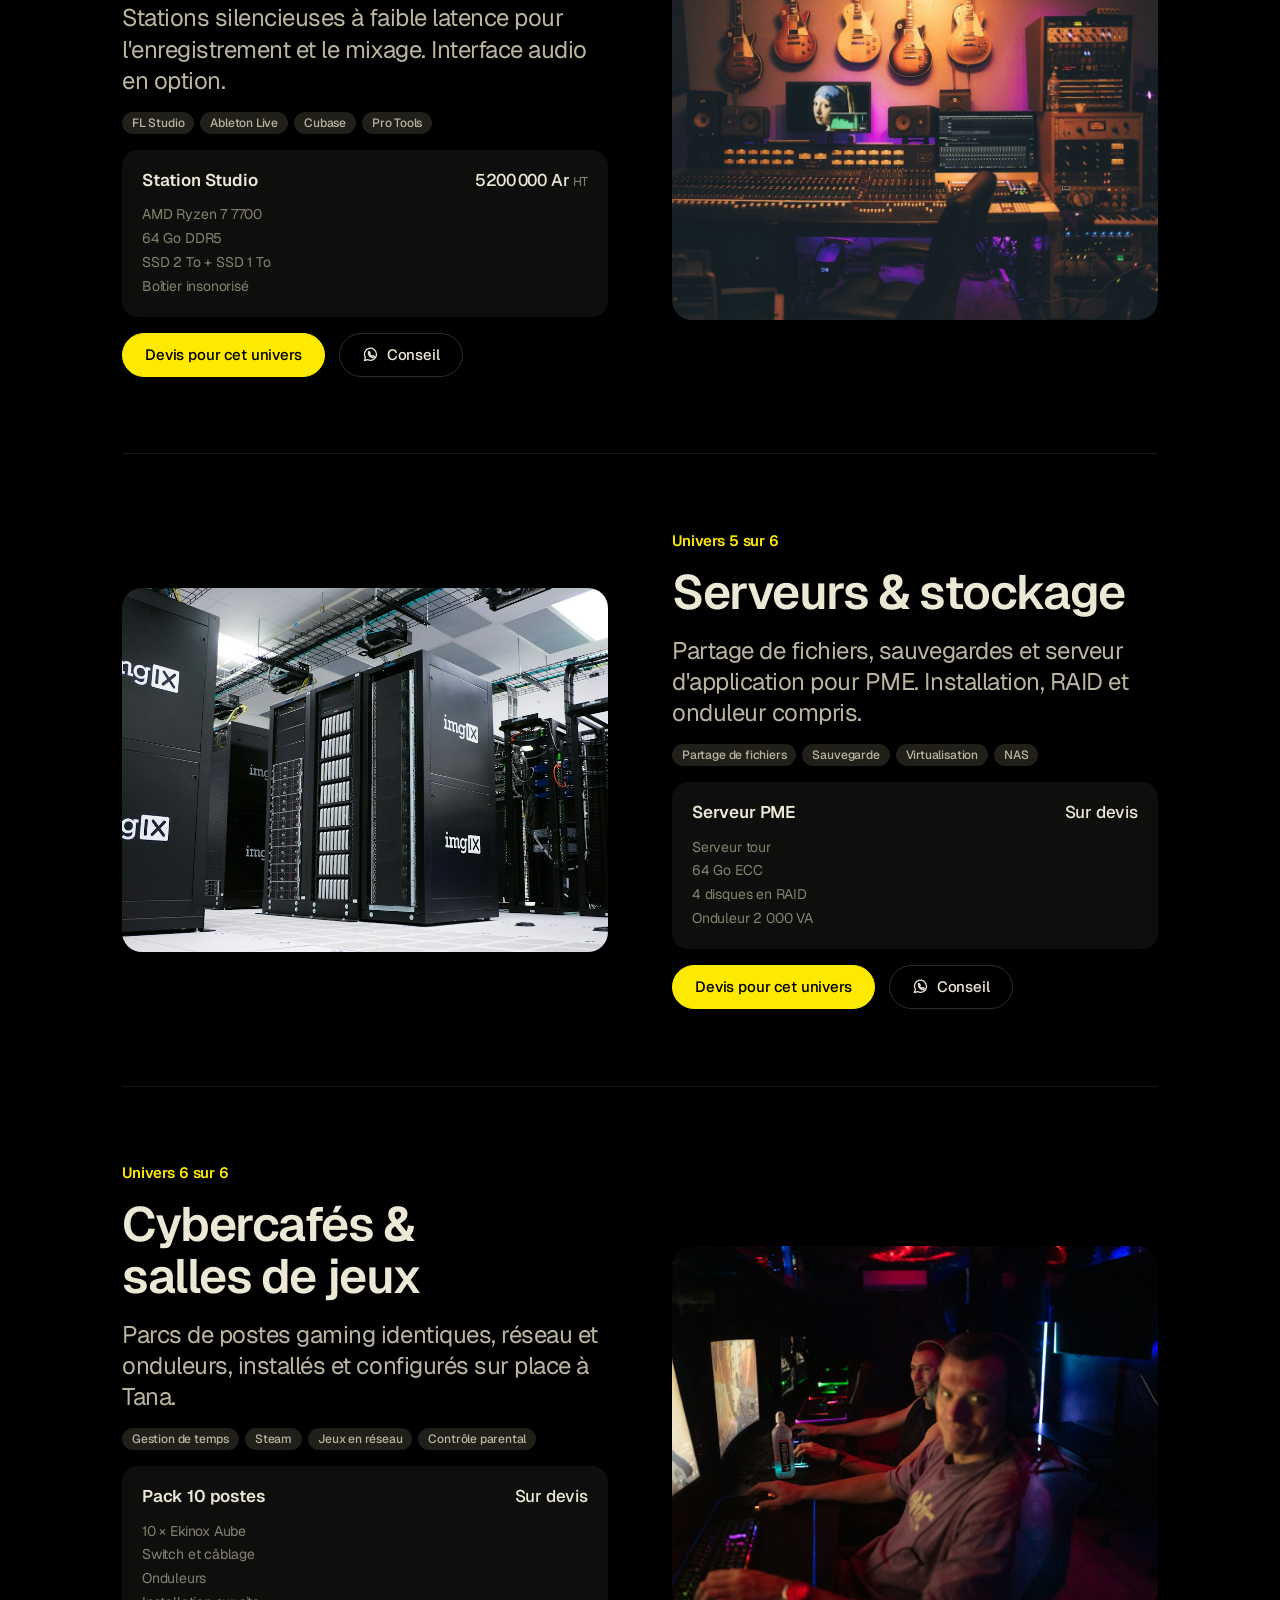
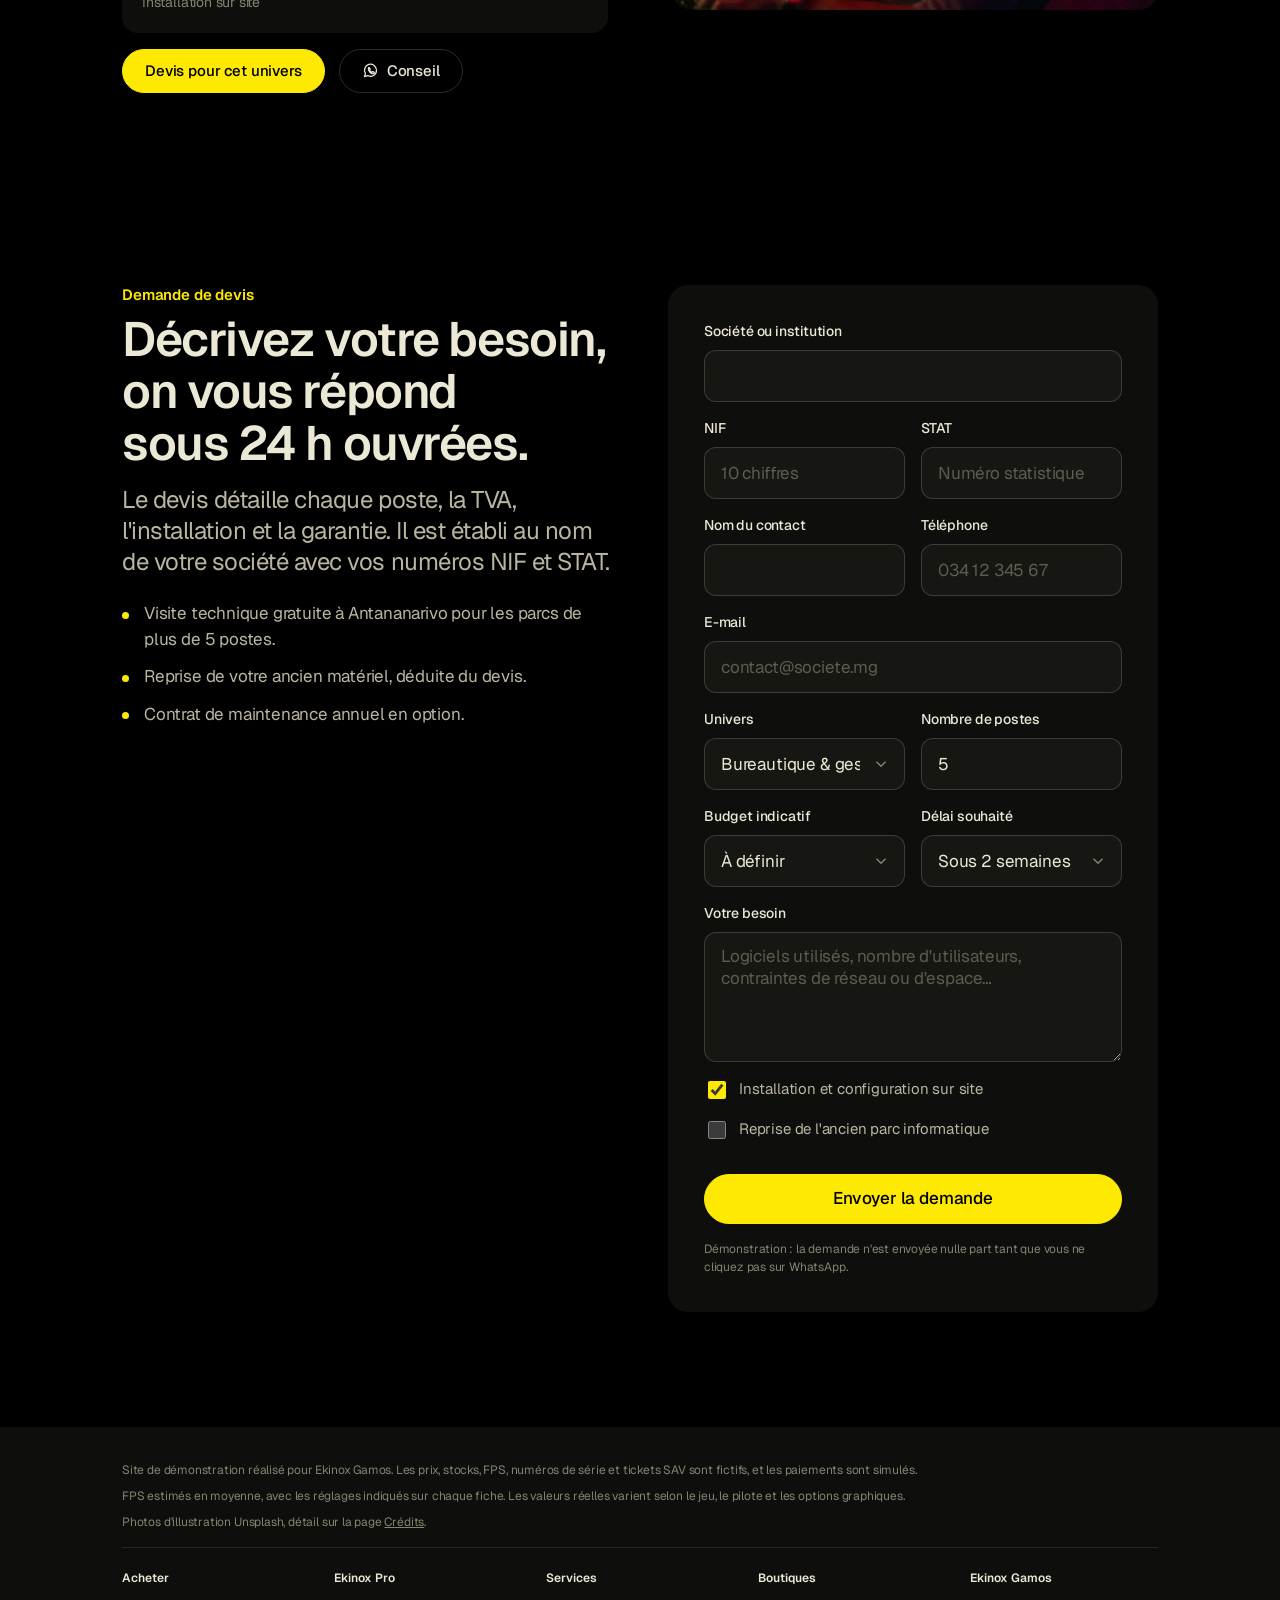
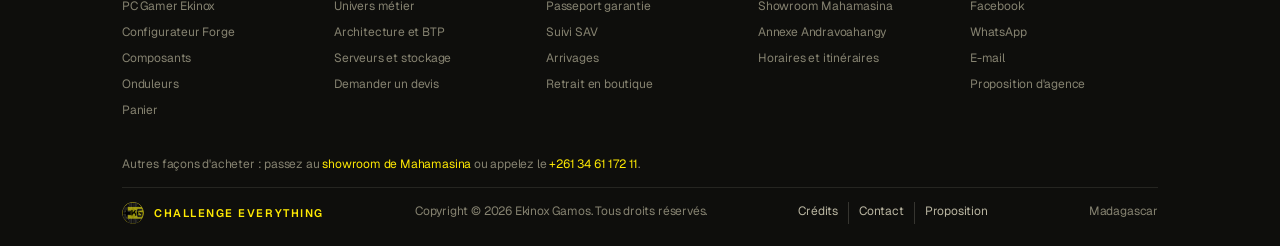
<file: pro.html>
<!doctype html>
<html lang="fr" data-force="jour">
<head>
<meta charset="utf-8">
<meta name="viewport" content="width=device-width, initial-scale=1, viewport-fit=cover">
<title>Ekinox Pro · Matériel informatique pour les entreprises · Ekinox Gamos</title>
<meta name="description" content="Postes bureautiques, stations architecture et 3D, studios audio, serveurs et parcs de cybercafés. Proforma avec NIF et STAT, installation sur site à Antananarivo.">
<meta name="theme-color" content="#000000">
<link rel="icon" href="assets/img/logo-ekg.png">
<link rel="preconnect" href="https://fonts.googleapis.com">
<link rel="preconnect" href="https://fonts.gstatic.com" crossorigin>
<link rel="stylesheet" href="https://fonts.googleapis.com/css2?family=Geist:wght@300..800&family=Geist+Mono:wght@400..600&display=swap">
<link rel="stylesheet" href="assets/css/site.css">
<script>(function(){var d=document.documentElement,m=null,f=d.getAttribute("data-force");try{m=localStorage.getItem("ekg-mode")}catch(e){}if(f){m=f}else if(m!=="jour"&&m!=="nuit"){var h=(new Date().getUTCHours()+3)%24;m=(h>=6&&h<18)?"jour":"nuit"}d.setAttribute("data-mode",m);if(window.matchMedia&&!matchMedia("(prefers-reduced-motion: reduce)").matches&&"IntersectionObserver"in window)d.classList.add("motion")})();</script>
</head>
<body data-nav="pro.html" data-universe="pro">
<a class="skip" href="#main">Aller au contenu</a>
<header id="site-header"></header>

<main id="main">
  <section class="band-mode pro-hero">
    <div class="wrap pro-hero-in">
      <div>
        <nav class="crumbs" aria-label="Fil d'Ariane" style="color:inherit"><a href="index.html">Accueil</a><span>/</span><span>Espace pro</span></nav>
        <div data-mode-switch></div>
        <p class="kicker">All you need is here</p>
        <h1>Ekinox Pro</h1>
        <p class="lead" style="margin-top:16px">Postes, stations et serveurs pour les entreprises, studios et institutions de Tana. Configurés pour votre métier, installés sur site, garantis 12 mois.</p>
        <div class="btn-row" style="margin-top:26px">
          <a class="btn btn-primary btn-lg" href="#devis">Demander un devis</a>
          <a class="btn btn-ghost btn-lg" id="pro-wa" target="_blank" rel="noopener">Parler à un conseiller</a>
        </div>
      </div>
      <div class="pro-perks">
        <div><b>Proforma NIF / STAT</b><span>Factures conformes pour votre comptabilité</span></div>
        <div><b>Prix HT</b><span>TVA 20 % détaillée sur chaque devis</span></div>
        <div><b>Installation sur site</b><span>Câblage, réseau, configuration à Tana</span></div>
        <div><b>SAV prioritaire</b><span>Diagnostic sous 48 h, poste de prêt</span></div>
        <div><b>Virement accepté</b><span>Et paiement échelonné sur devis</span></div>
        <div><b>Devis sous 24 h</b><span>Jours ouvrés, par e-mail ou WhatsApp</span></div>
      </div>
    </div>
  </section>

  <section class="wrap" style="padding-top:clamp(40px,6vw,64px)">
    <div class="section-head" style="margin-bottom:8px">
      <div>
        <p class="eyebrow">Univers métier</p>
        <h2>Une configuration pour chaque métier.</h2>
      </div>
      <div class="toggle" role="group" aria-label="Affichage des prix">
        <button type="button" id="px-ht" aria-pressed="true">Prix HT</button>
        <button type="button" id="px-ttc" aria-pressed="false">Prix TTC</button>
      </div>
    </div>
    <div class="chips" id="uni-nav" style="margin-bottom:12px"></div>
    <div id="uni-list"></div>
  </section>

  <section class="section" id="devis" style="scroll-margin-top:80px">
    <div class="wrap grid-2" style="align-items:start">
      <div>
        <p class="eyebrow">Demande de devis</p>
        <h2>Décrivez votre besoin, on vous répond sous 24 h ouvrées.</h2>
        <p class="lead" style="margin-top:14px">Le devis détaille chaque poste, la TVA, l'installation et la garantie. Il est établi au nom de votre société avec vos numéros NIF et STAT.</p>
        <ul class="list-pads" style="margin-top:24px">
          <li>Visite technique gratuite à Antananarivo pour les parcs de plus de 5 postes.</li>
          <li>Reprise de votre ancien matériel, déduite du devis.</li>
          <li>Contrat de maintenance annuel en option.</li>
        </ul>
        <div class="panel" style="margin-top:28px" id="devis-result" hidden></div>
      </div>
      <form class="panel" id="devis-form" novalidate>
        <div class="form-grid">
          <div class="field full"><label for="d-company">Société ou institution</label><input class="input" id="d-company" autocomplete="organization" required></div>
          <div class="field"><label for="d-nif">NIF</label><input class="input" id="d-nif" inputmode="numeric" placeholder="10 chiffres"></div>
          <div class="field"><label for="d-stat">STAT</label><input class="input" id="d-stat" placeholder="Numéro statistique"></div>
          <div class="field"><label for="d-name">Nom du contact</label><input class="input" id="d-name" autocomplete="name" required></div>
          <div class="field"><label for="d-phone">Téléphone</label><input class="input" id="d-phone" inputmode="tel" autocomplete="tel" placeholder="034 12 345 67" required></div>
          <div class="field full"><label for="d-email">E-mail</label><input class="input" id="d-email" type="email" autocomplete="email" placeholder="contact@societe.mg"></div>
          <div class="field"><label for="d-uni">Univers</label><select class="select" id="d-uni"></select></div>
          <div class="field"><label for="d-qty">Nombre de postes</label><input class="input" id="d-qty" type="number" min="1" max="500" value="5"></div>
          <div class="field"><label for="d-budget">Budget indicatif</label>
            <select class="select" id="d-budget"><option>À définir</option><option>Moins de 10 M Ar</option><option>10 à 30 M Ar</option><option>30 à 80 M Ar</option><option>Plus de 80 M Ar</option></select></div>
          <div class="field"><label for="d-delay">Délai souhaité</label>
            <select class="select" id="d-delay"><option>Sous 2 semaines</option><option>Sous 1 mois</option><option>Ce trimestre</option><option>Pas d'urgence</option></select></div>
          <div class="field full"><label for="d-msg">Votre besoin</label><textarea class="textarea" id="d-msg" placeholder="Logiciels utilisés, nombre d'utilisateurs, contraintes de réseau ou d'espace…"></textarea></div>
          <label class="check full"><input type="checkbox" id="d-install" checked> Installation et configuration sur site</label>
          <label class="check full"><input type="checkbox" id="d-trade"> Reprise de l'ancien parc informatique</label>
          <p class="hint full" id="d-error" role="alert"></p>
          <button class="btn btn-primary btn-lg full" type="submit">Envoyer la demande</button>
          <p class="note-demo full">Démonstration : la demande n'est envoyée nulle part tant que vous ne cliquez pas sur WhatsApp.</p>
        </div>
      </form>
    </div>
  </section>
</main>

<footer id="site-footer"></footer>
<script src="assets/js/data.js"></script>
<script src="assets/js/app.js"></script>
<script src="assets/js/pro.js"></script>
<script src="assets/js/motion.js"></script>
</body>
</html>
</file>
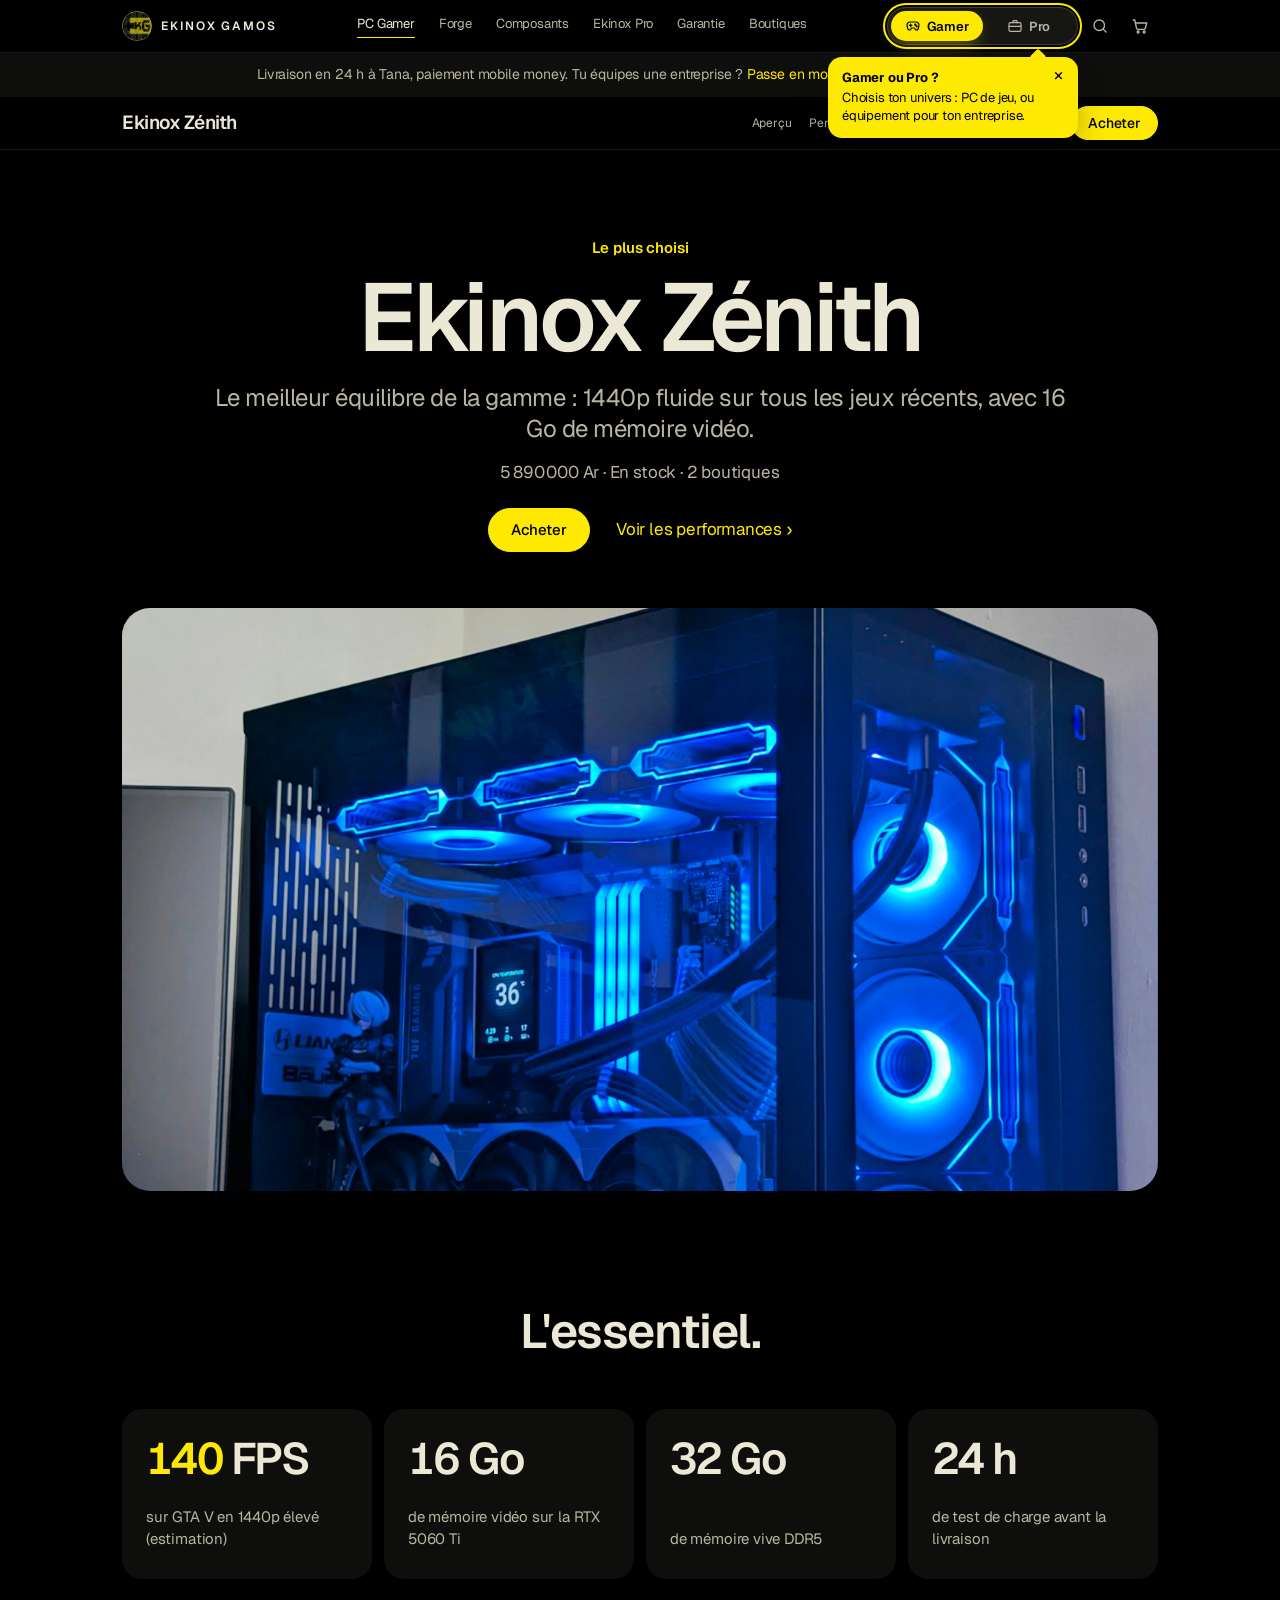
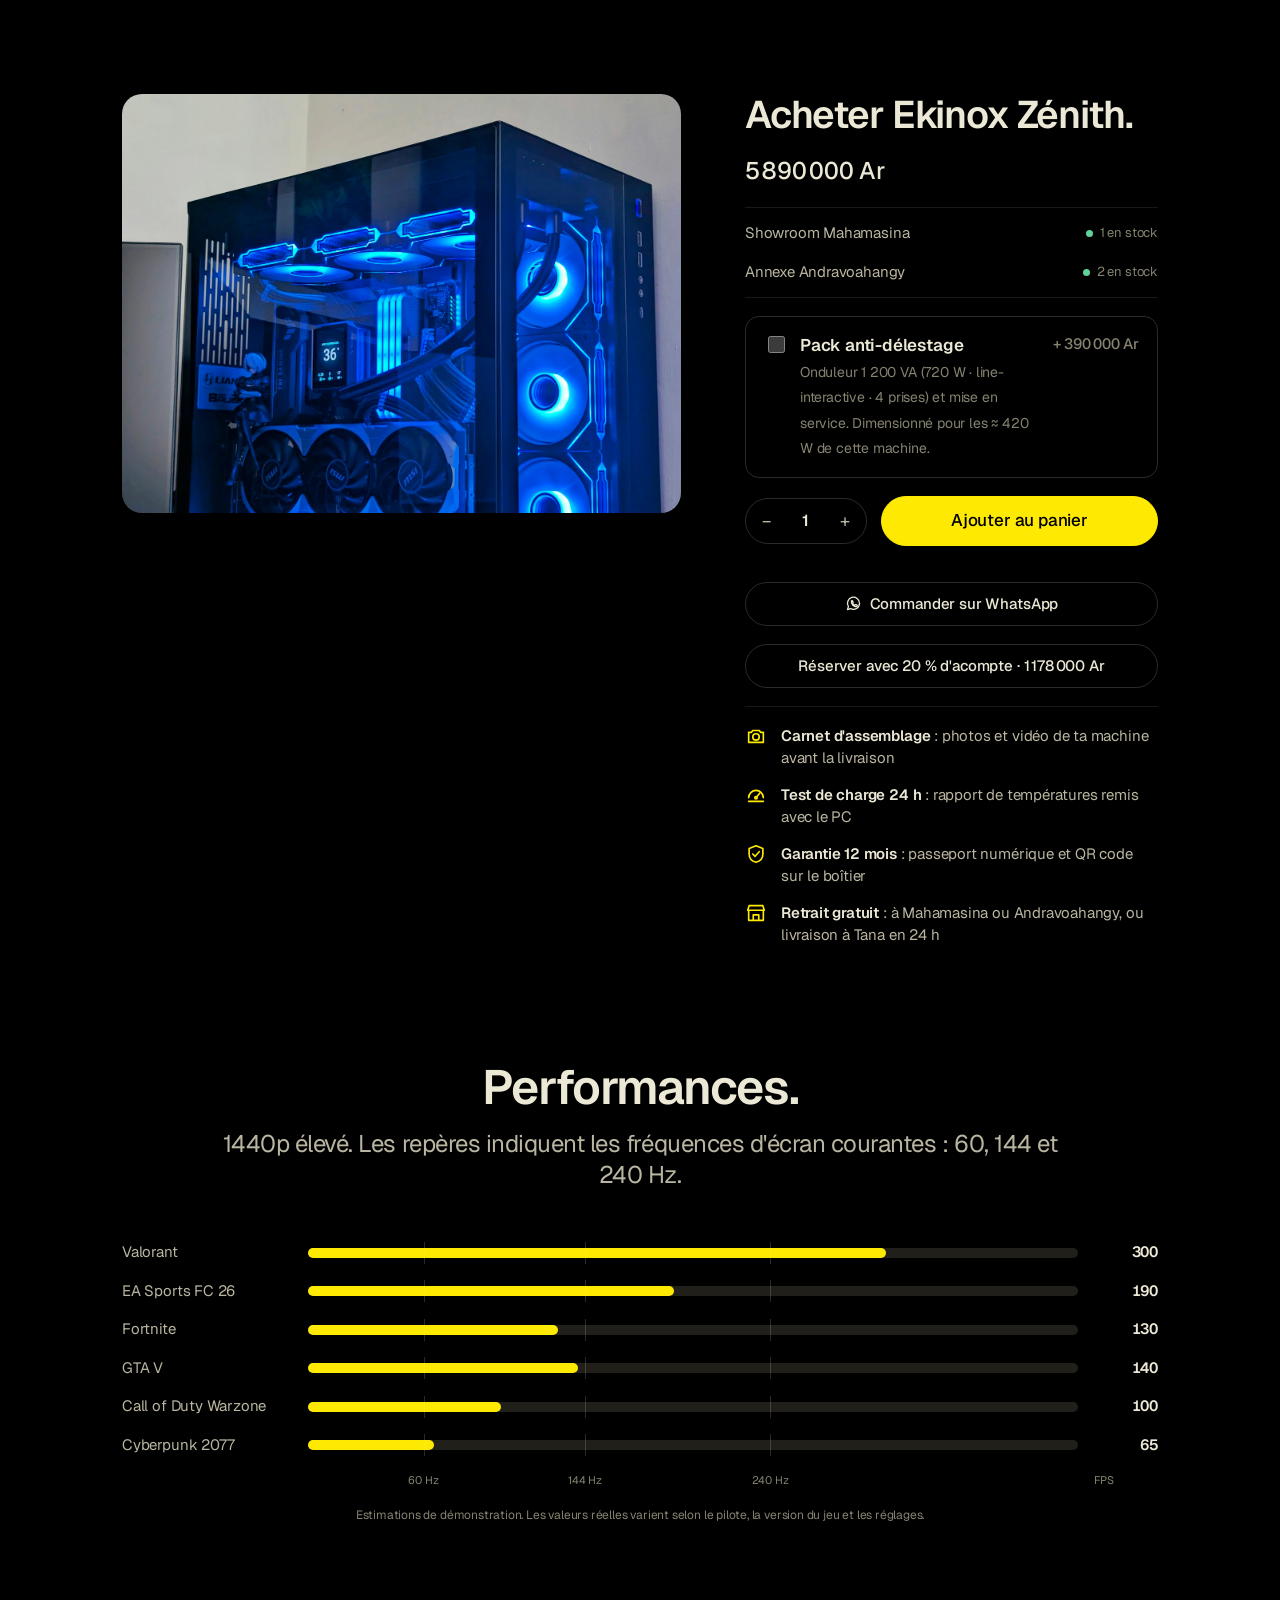
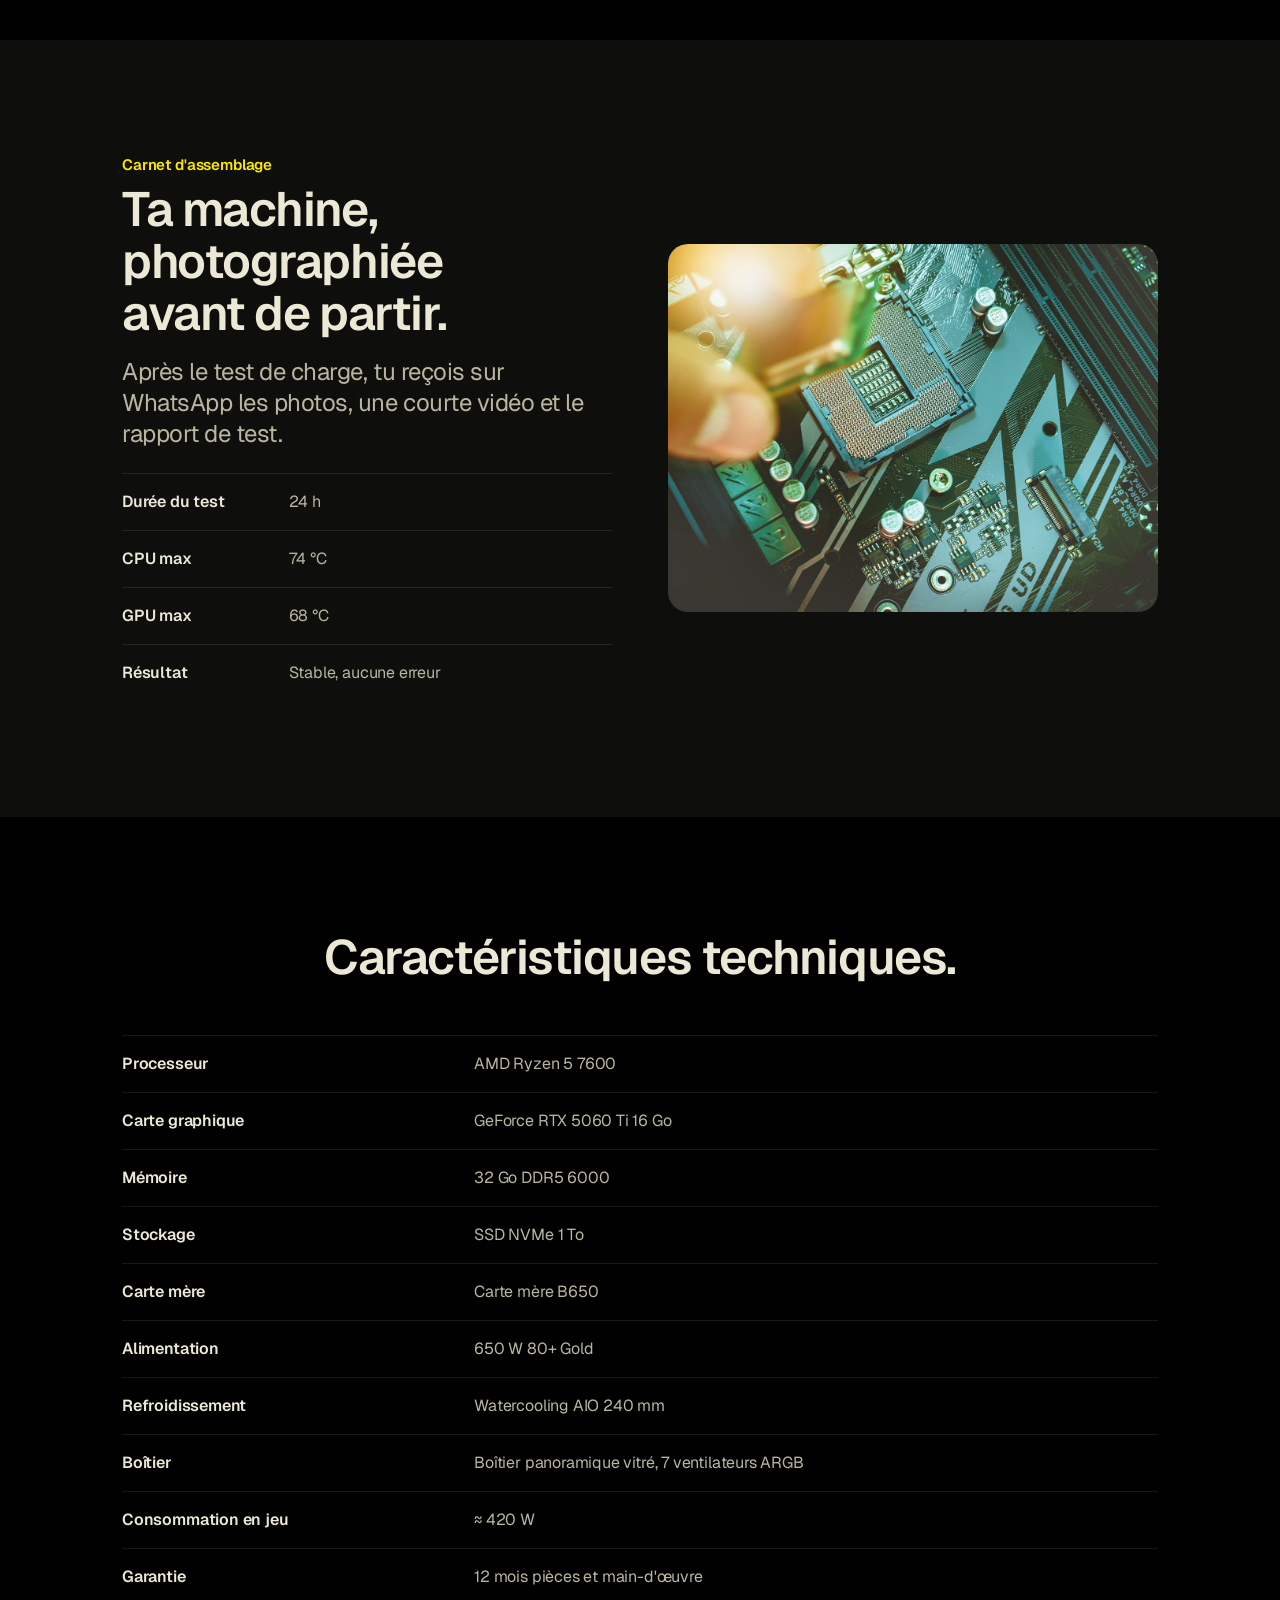
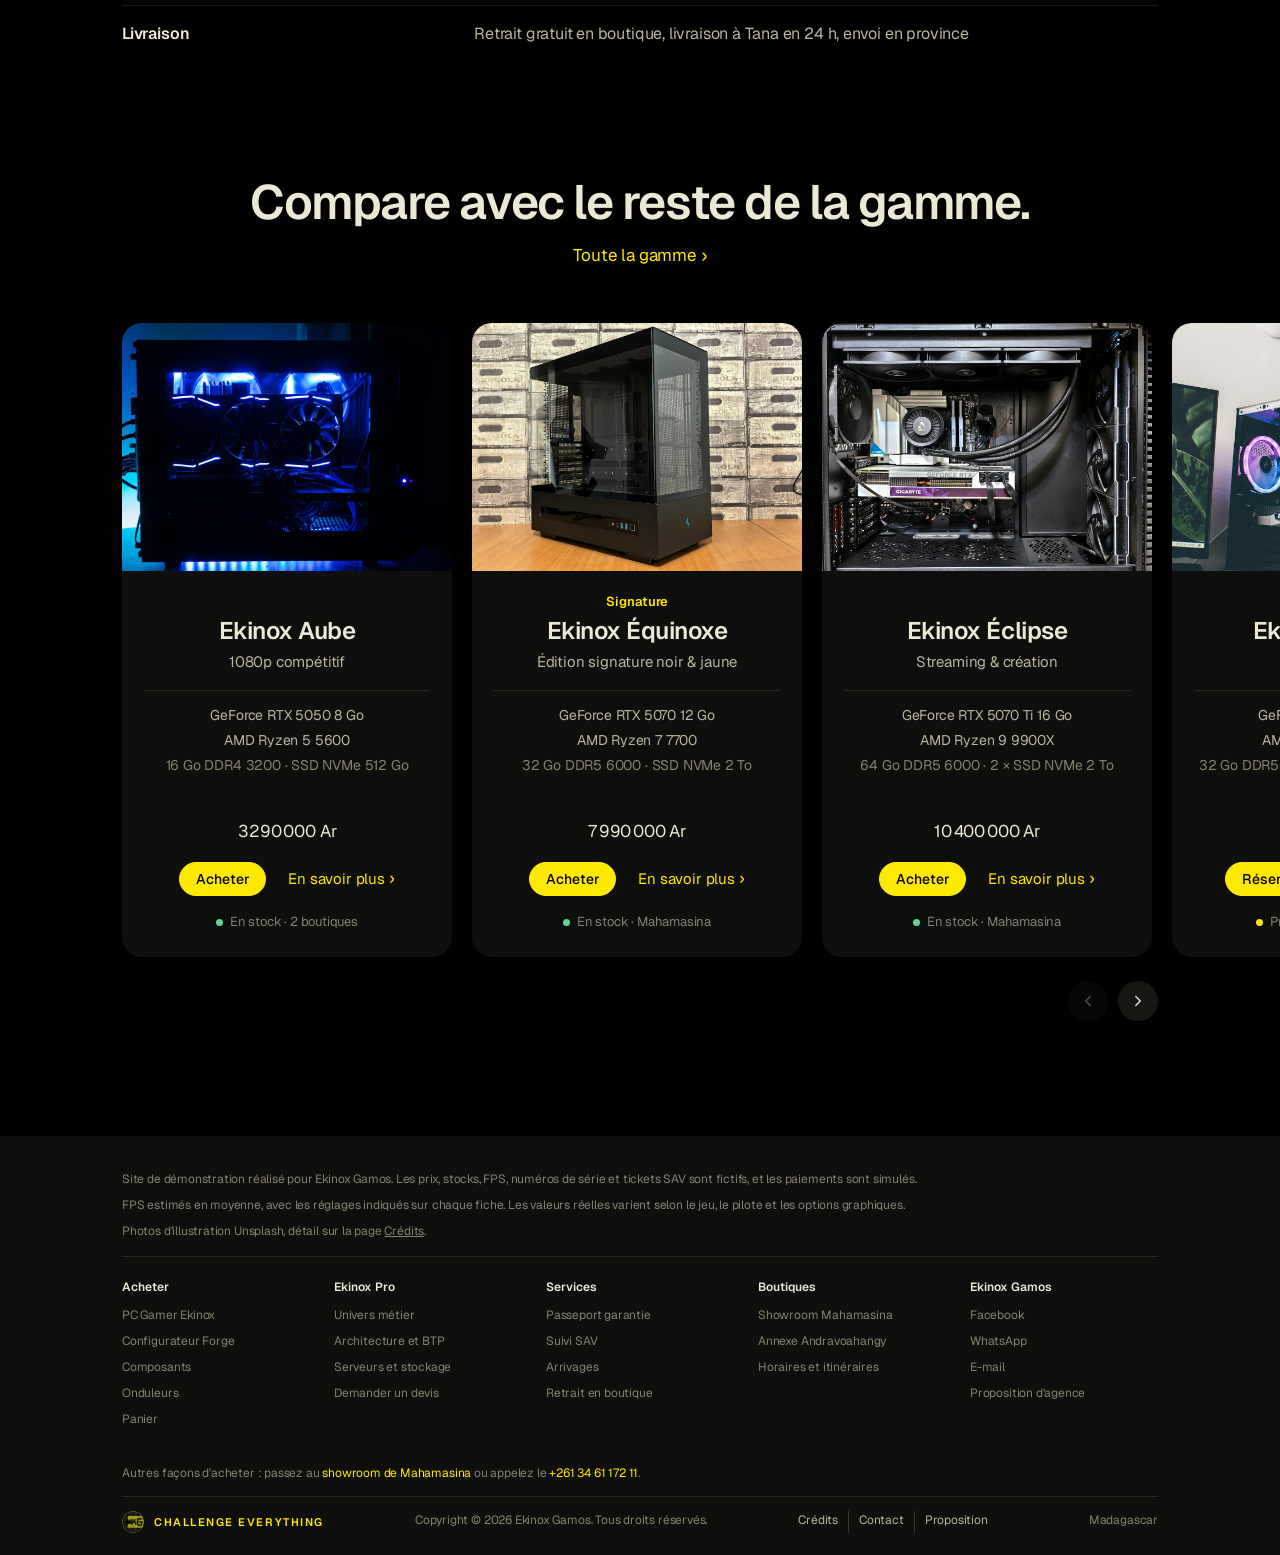
<file: produit.html>
<!doctype html>
<html lang="fr">
<head>
<meta charset="utf-8">
<meta name="viewport" content="width=device-width, initial-scale=1, viewport-fit=cover">
<title>Fiche produit · Ekinox Gamos</title>
<meta name="description" content="Fiche produit Ekinox Gamos : caractéristiques, disponibilité par boutique, FPS estimés, pack anti-délestage.">
<meta name="theme-color" content="#000000">
<link rel="icon" href="assets/img/logo-ekg.png">
<link rel="preconnect" href="https://fonts.googleapis.com">
<link rel="preconnect" href="https://fonts.gstatic.com" crossorigin>
<link rel="stylesheet" href="https://fonts.googleapis.com/css2?family=Geist:wght@300..800&family=Geist+Mono:wght@400..600&display=swap">
<link rel="stylesheet" href="assets/css/site.css">
<script>(function(){var d=document.documentElement,m=null,f=d.getAttribute("data-force");try{m=localStorage.getItem("ekg-mode")}catch(e){}if(f){m=f}else if(m!=="jour"&&m!=="nuit"){var h=(new Date().getUTCHours()+3)%24;m=(h>=6&&h<18)?"jour":"nuit"}d.setAttribute("data-mode",m);if(window.matchMedia&&!matchMedia("(prefers-reduced-motion: reduce)").matches&&"IntersectionObserver"in window)d.classList.add("motion")})();</script>
</head>
<body data-nav="gamme.html">
<a class="skip" href="#main">Aller au contenu</a>
<header id="site-header"></header>

<main id="main">
  <div id="product-root"></div>
</main>

<dialog class="modal" id="reserve-modal" aria-labelledby="reserve-title">
  <div class="modal-in" id="reserve-body"></div>
</dialog>

<footer id="site-footer"></footer>
<script src="assets/js/data.js"></script>
<script src="assets/js/app.js"></script>
<script src="assets/js/produit.js"></script>
<script src="assets/js/motion.js"></script>
</body>
</html>
</file>
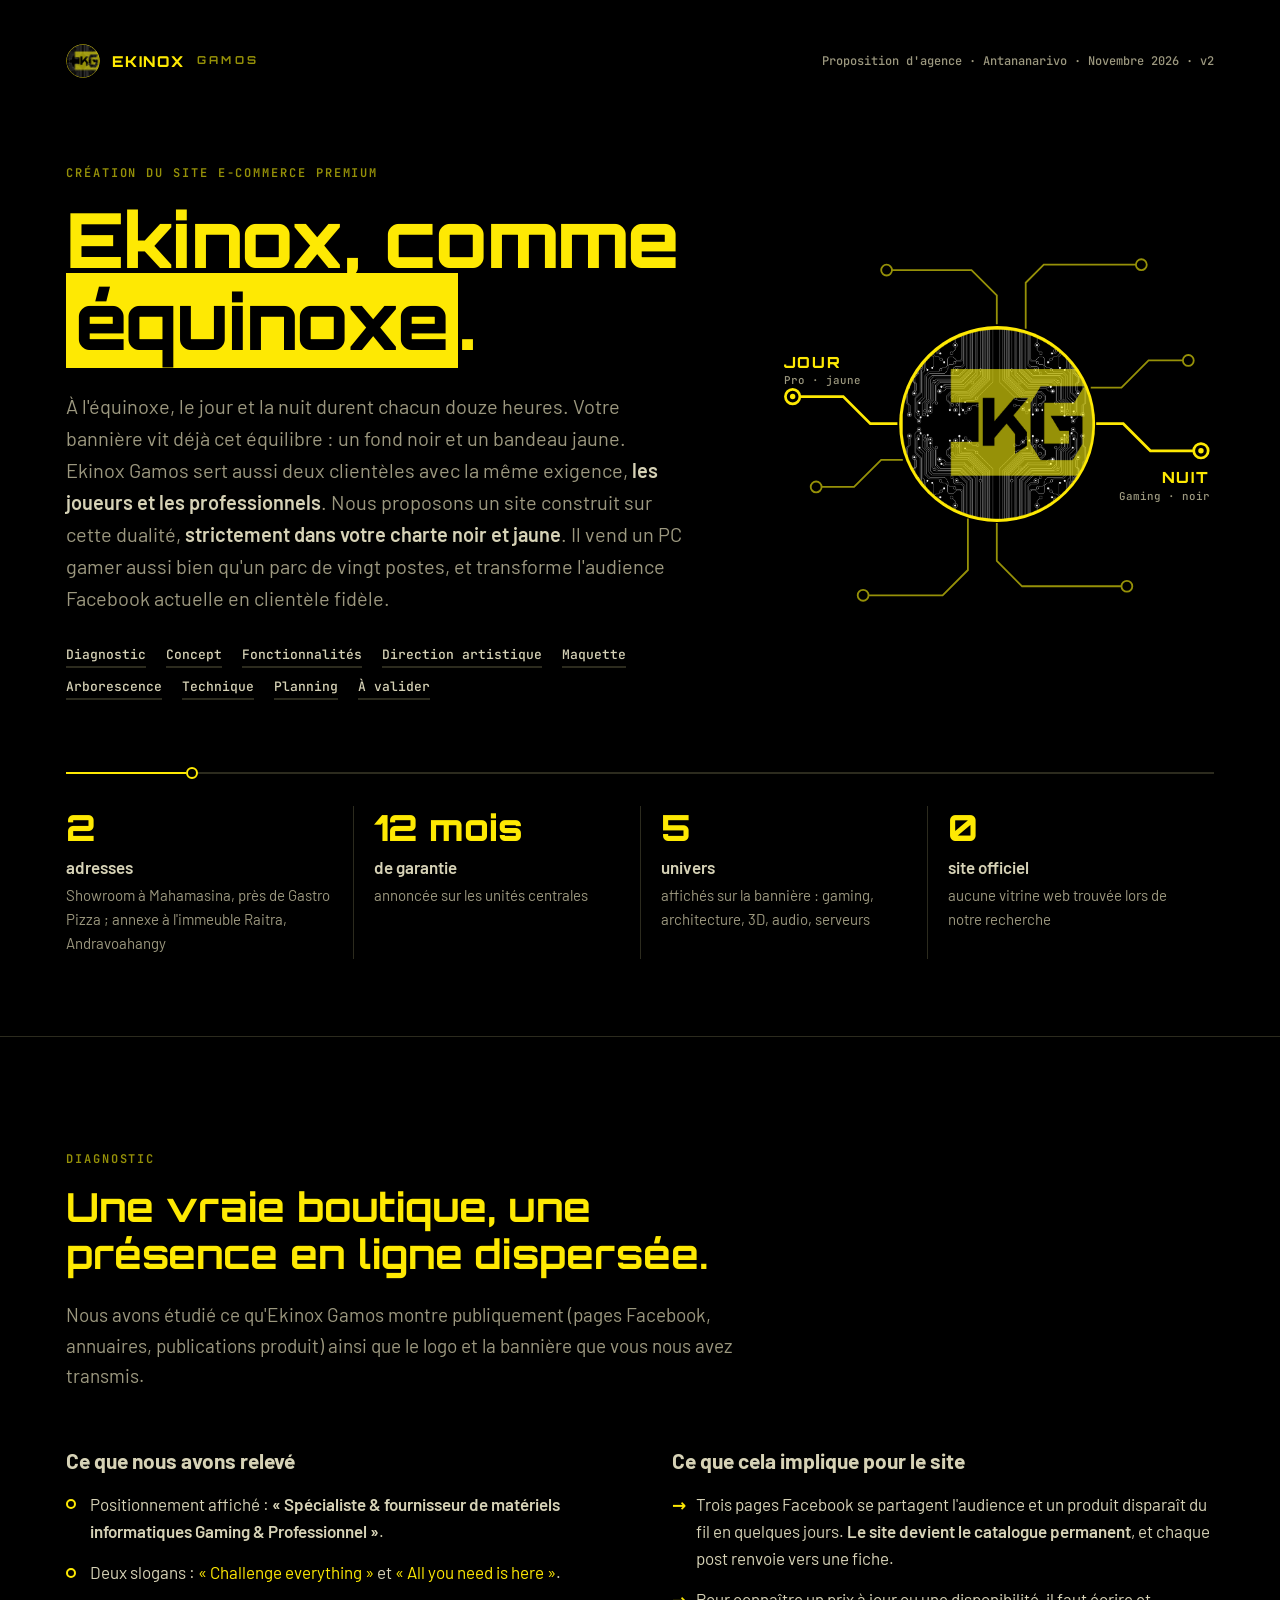
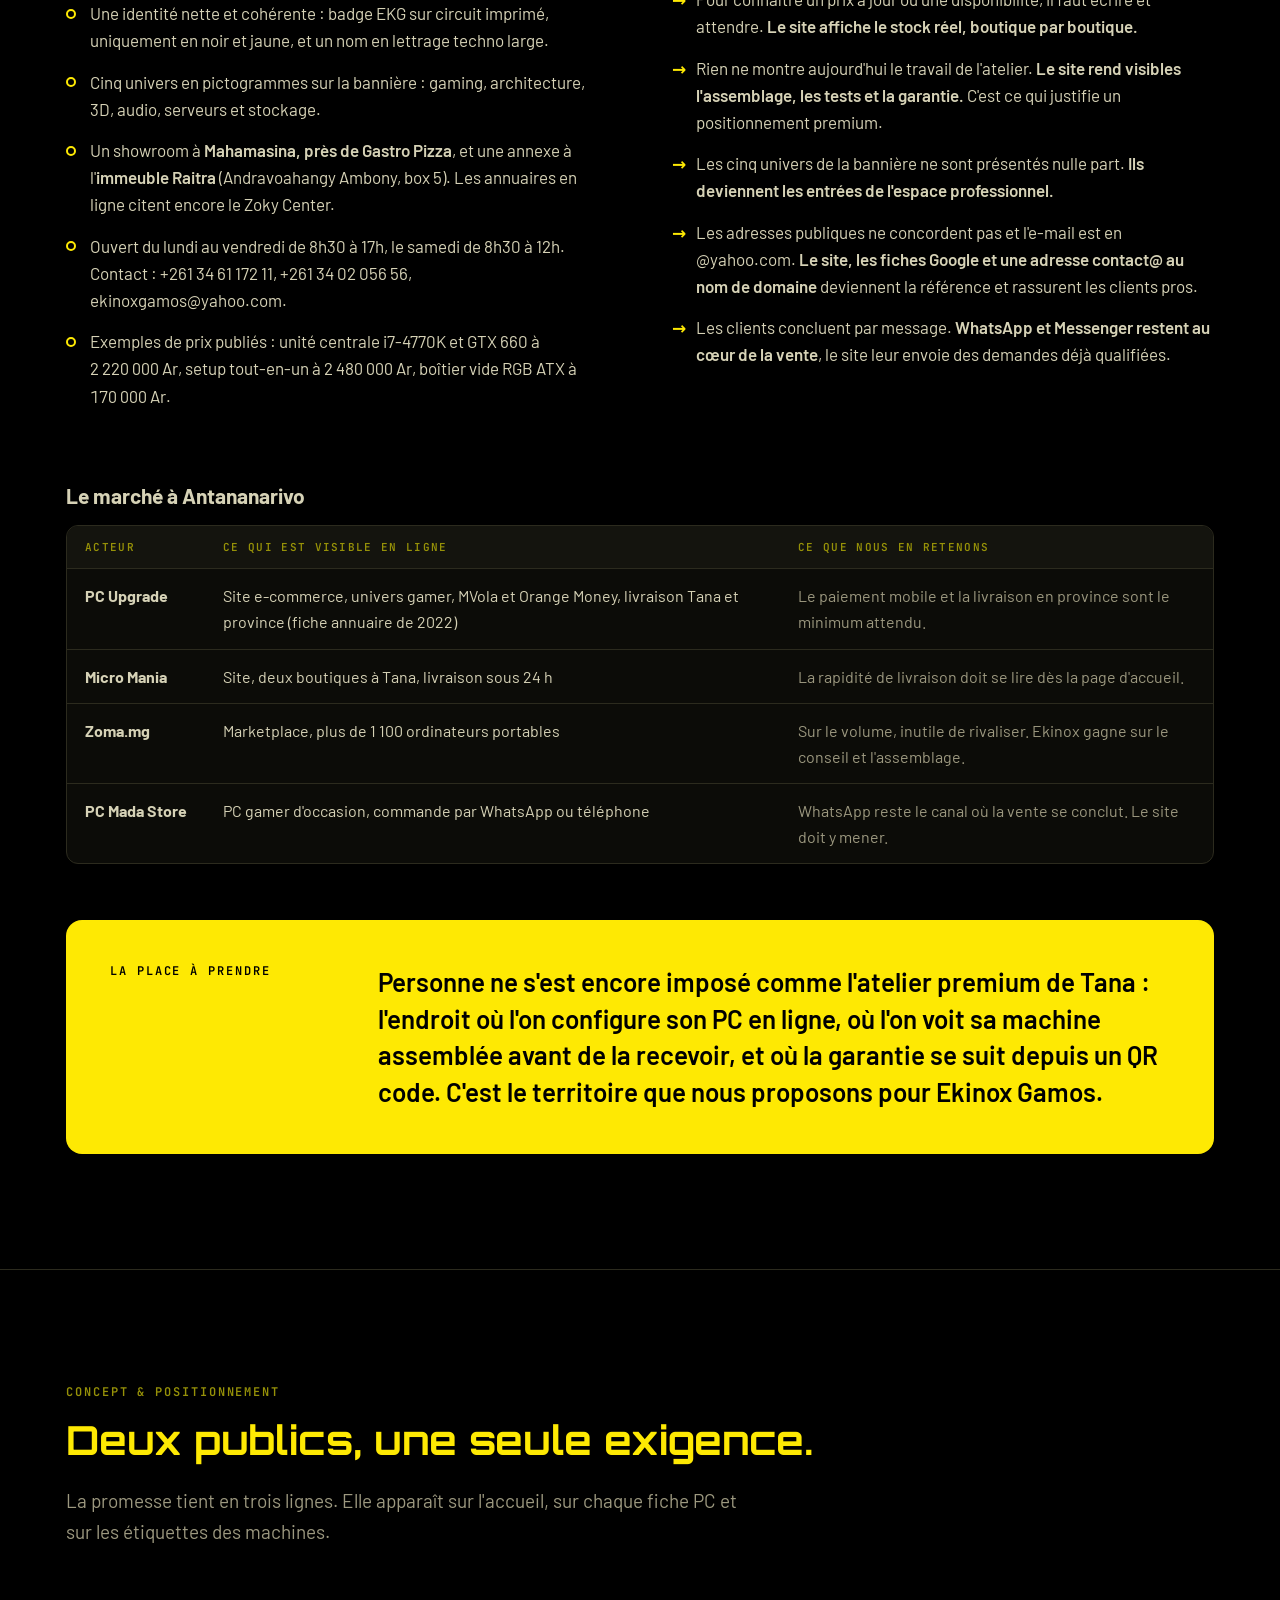
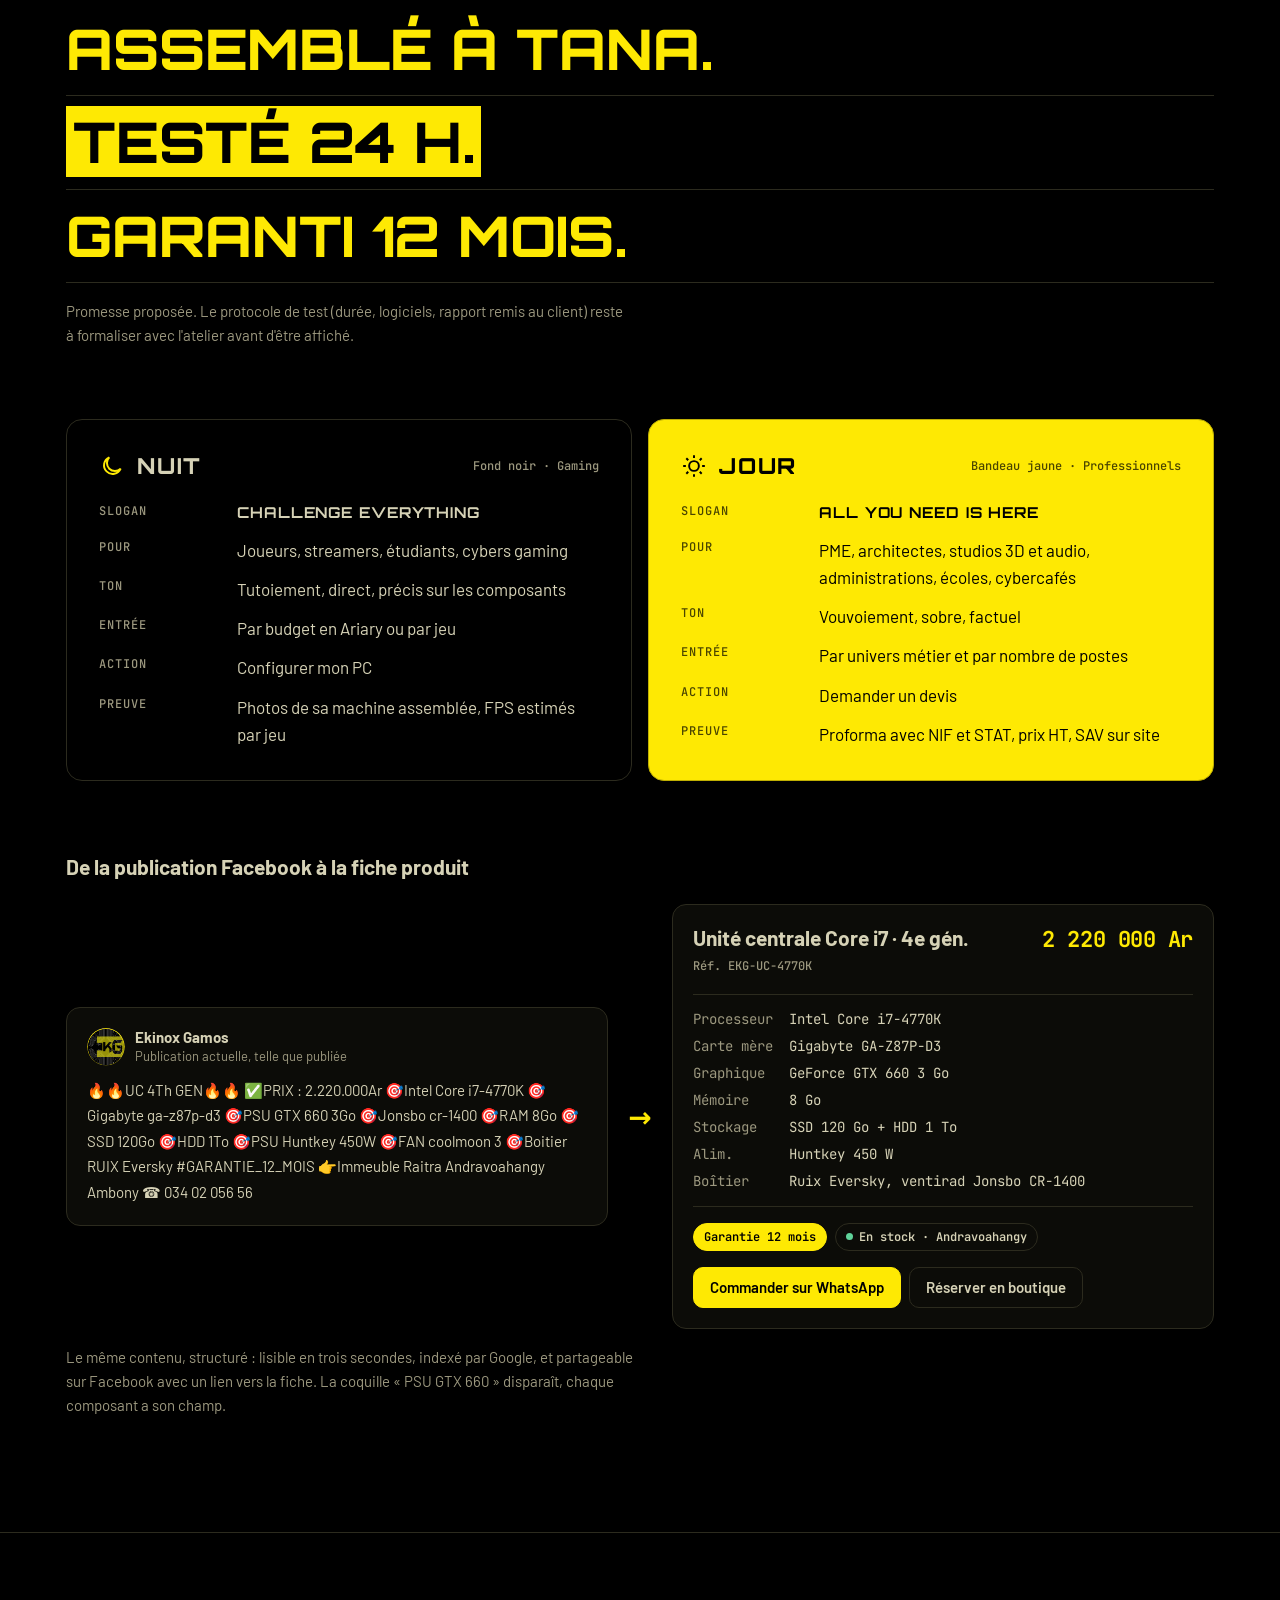
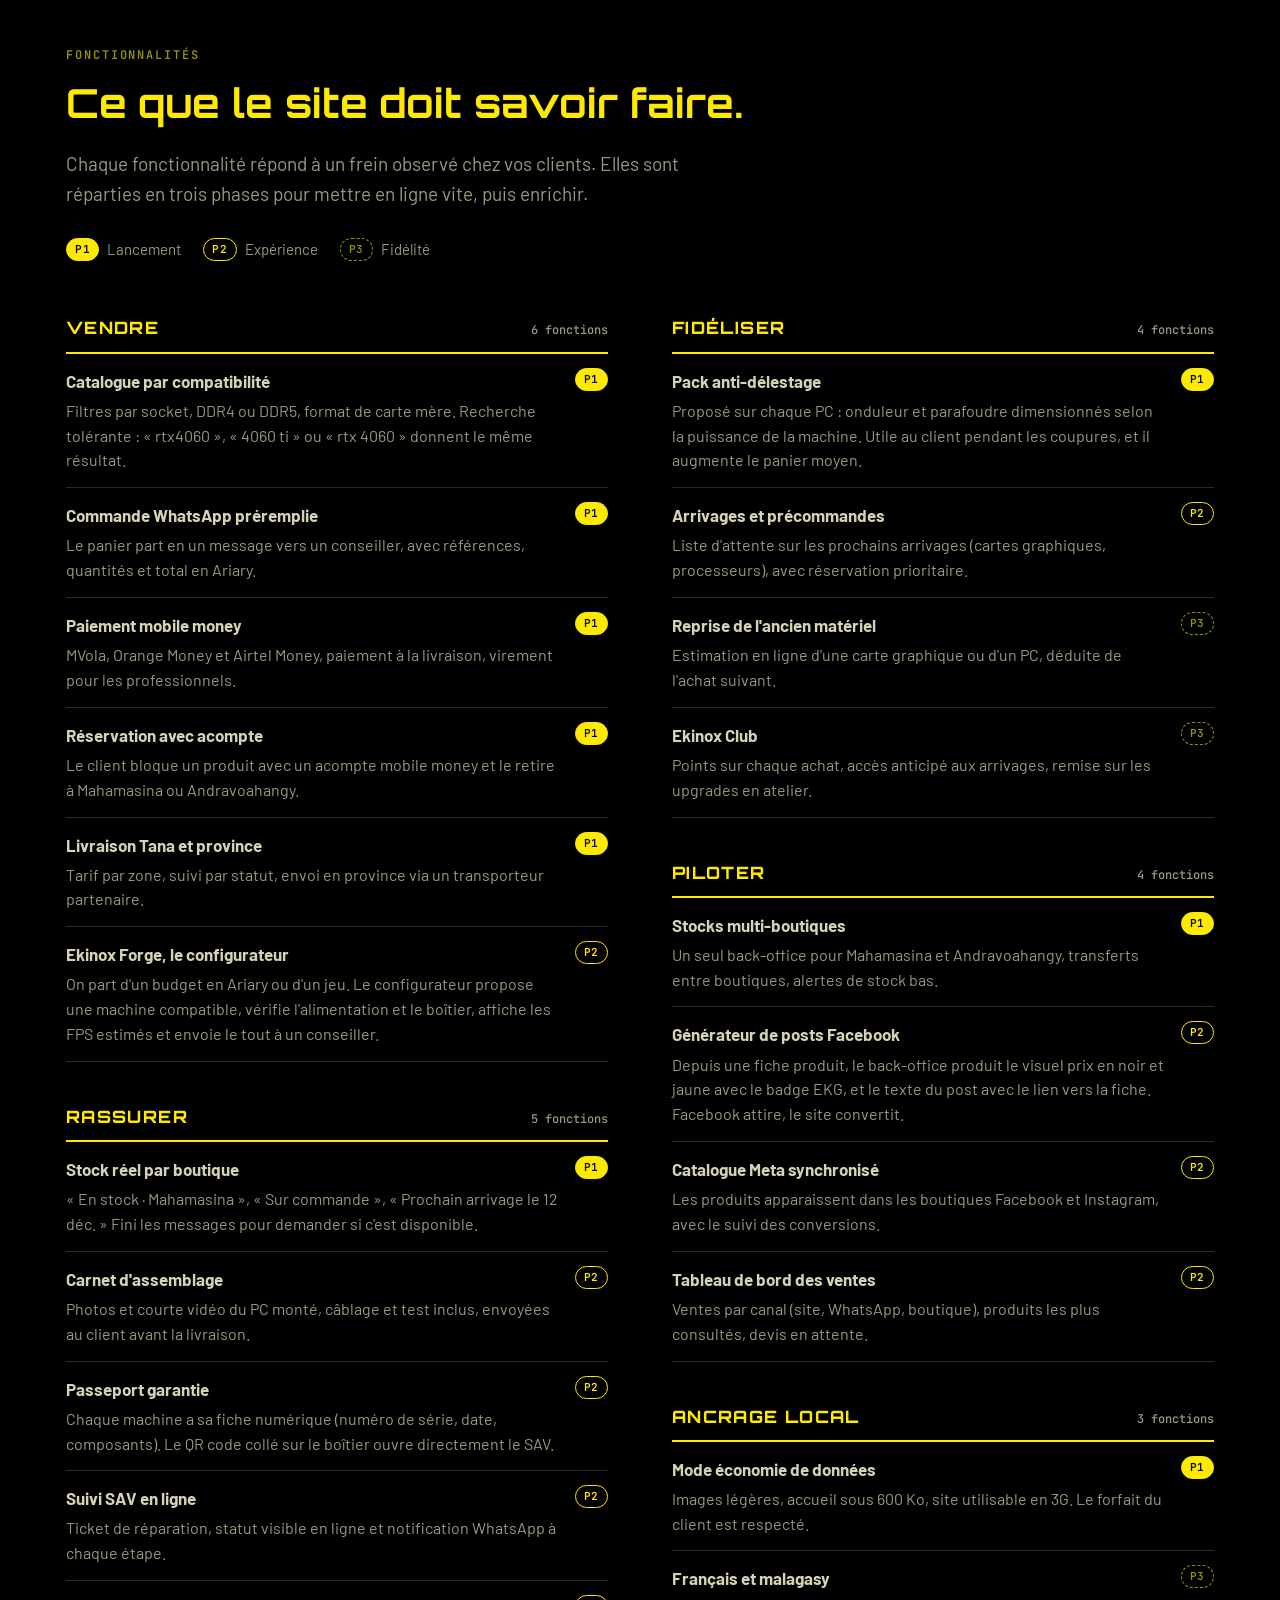
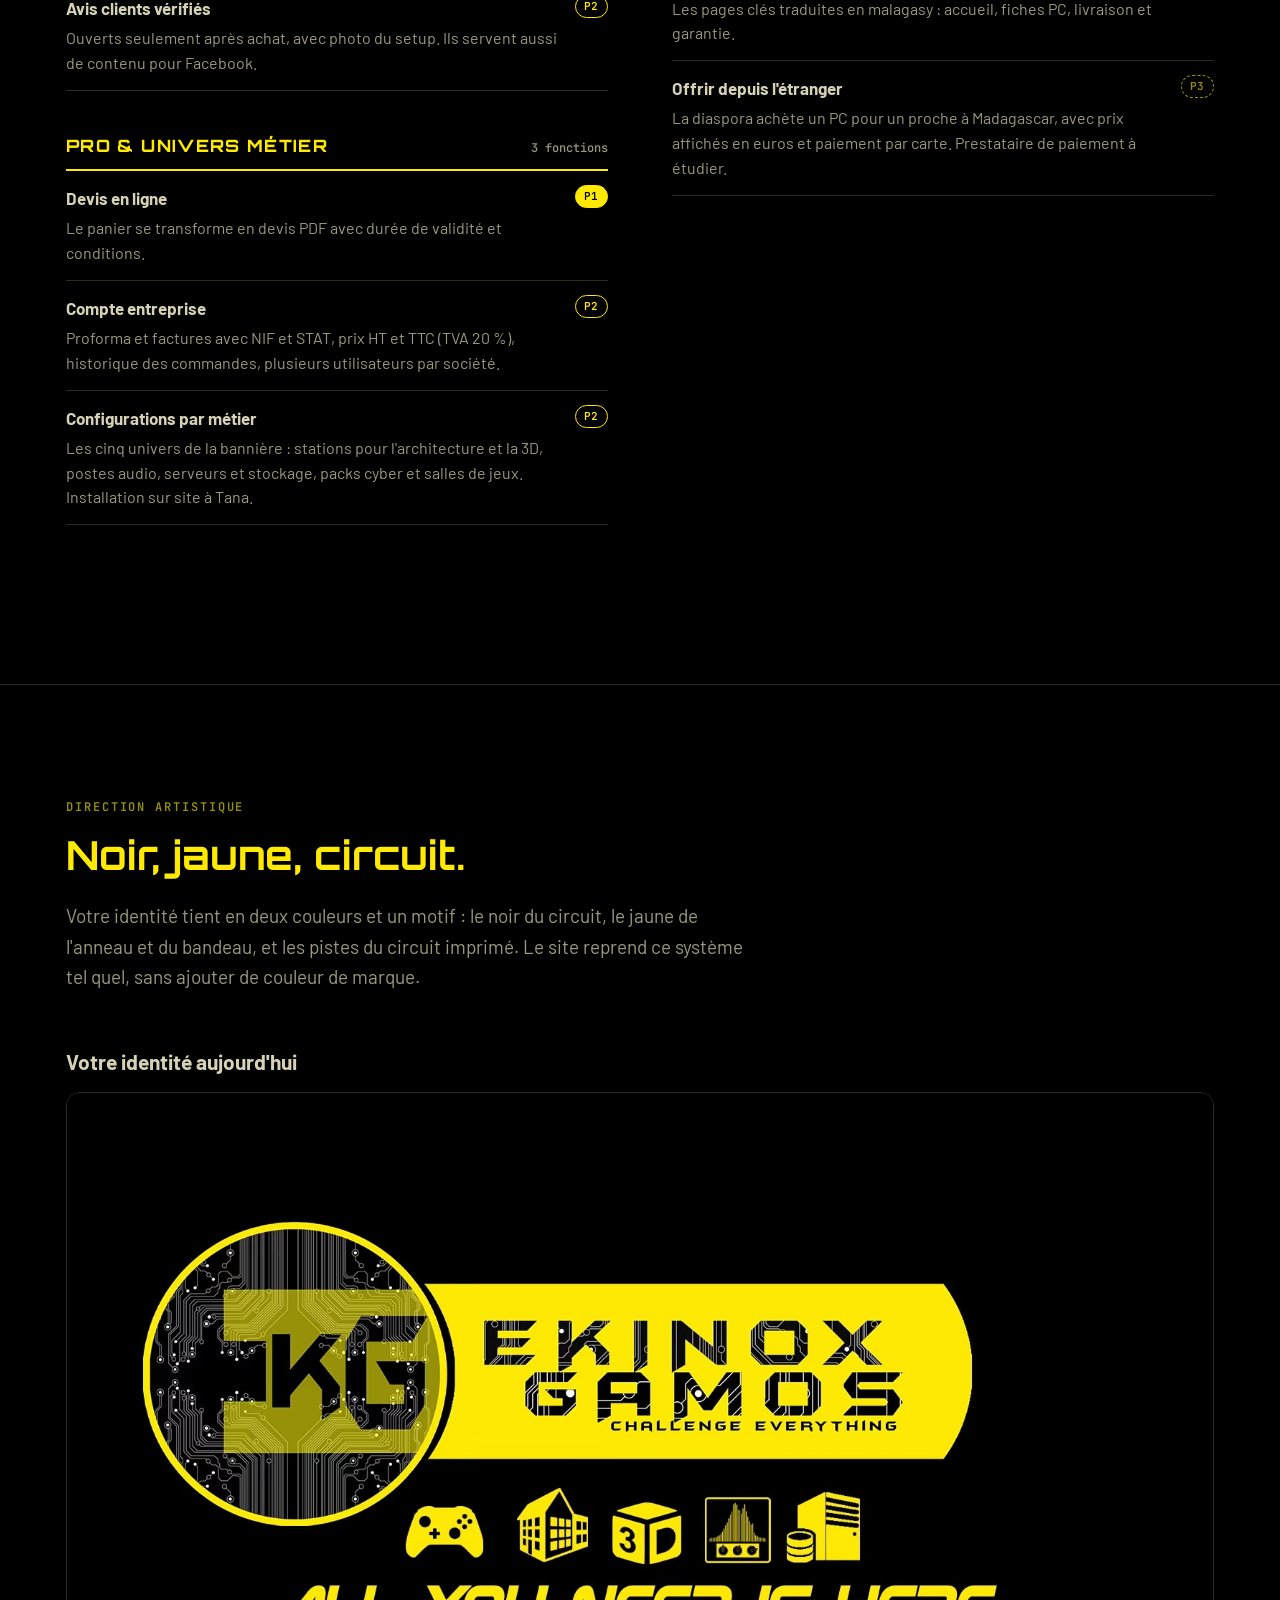
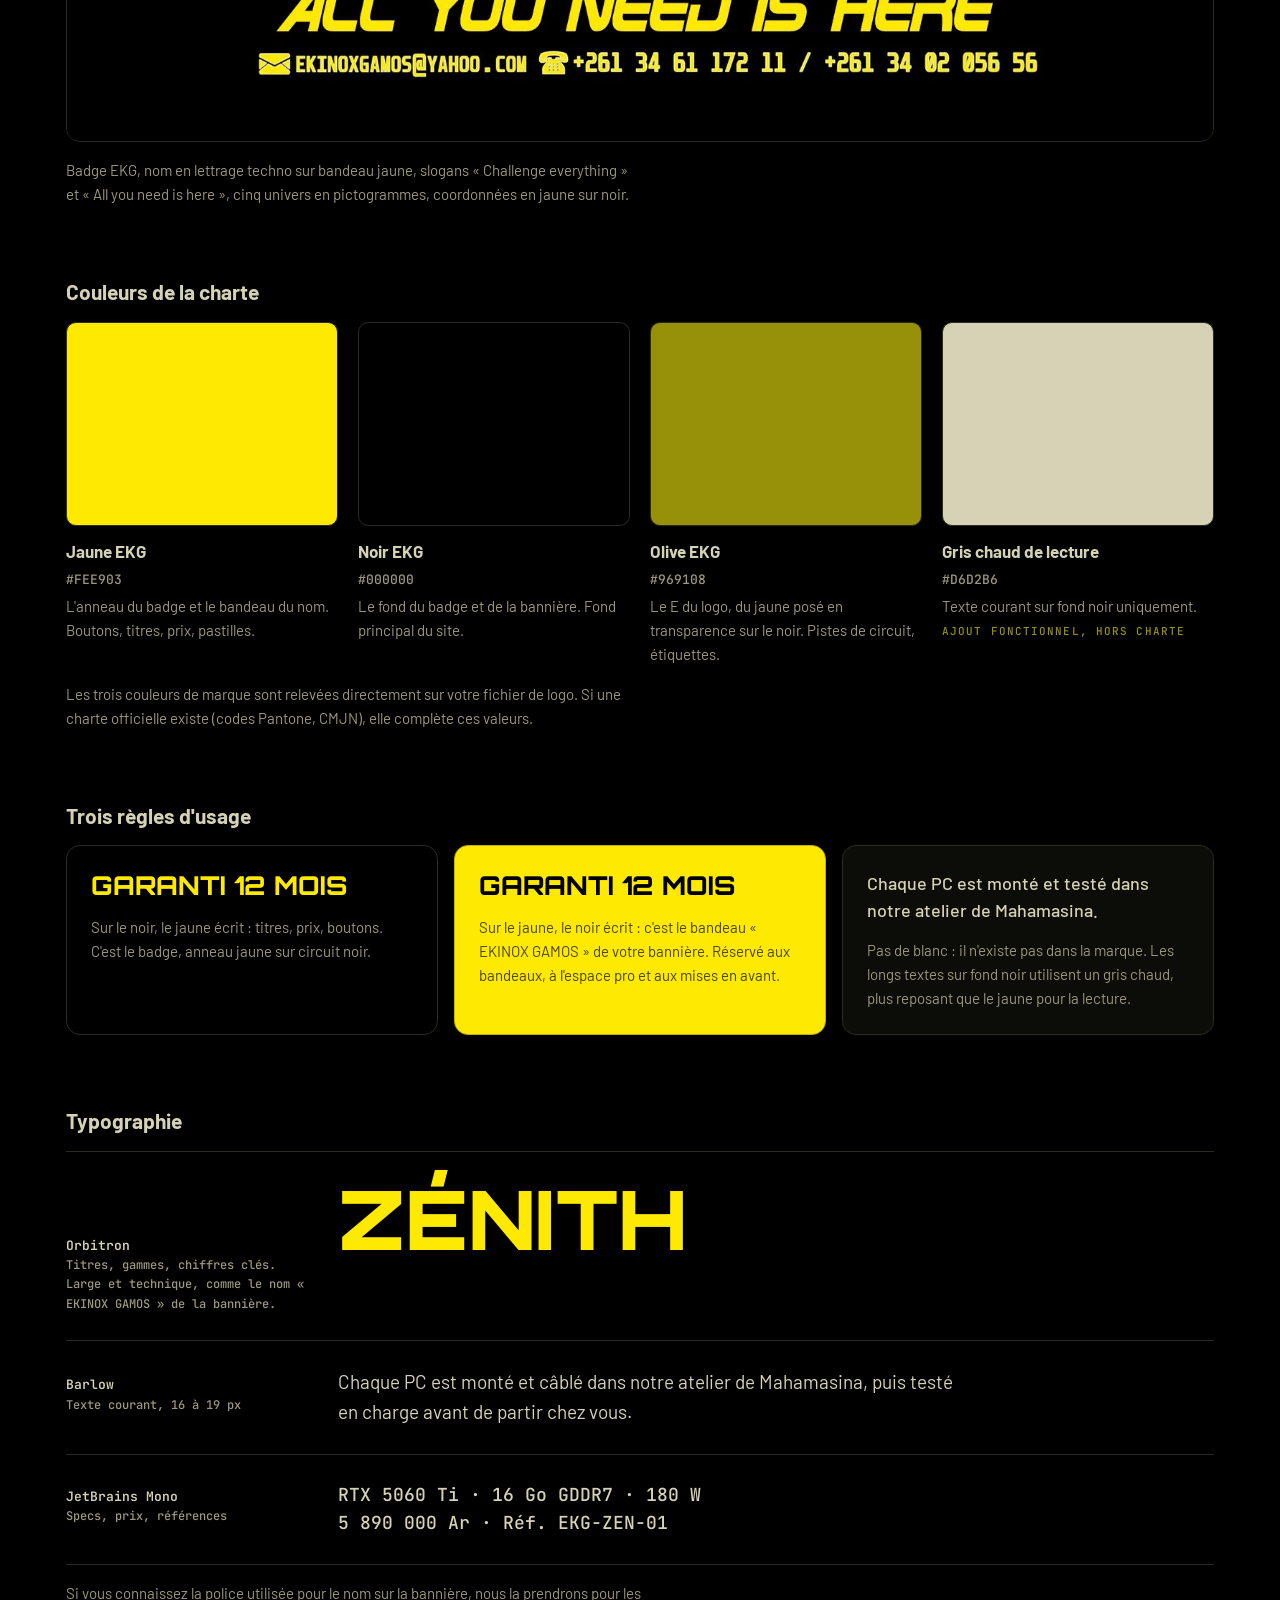
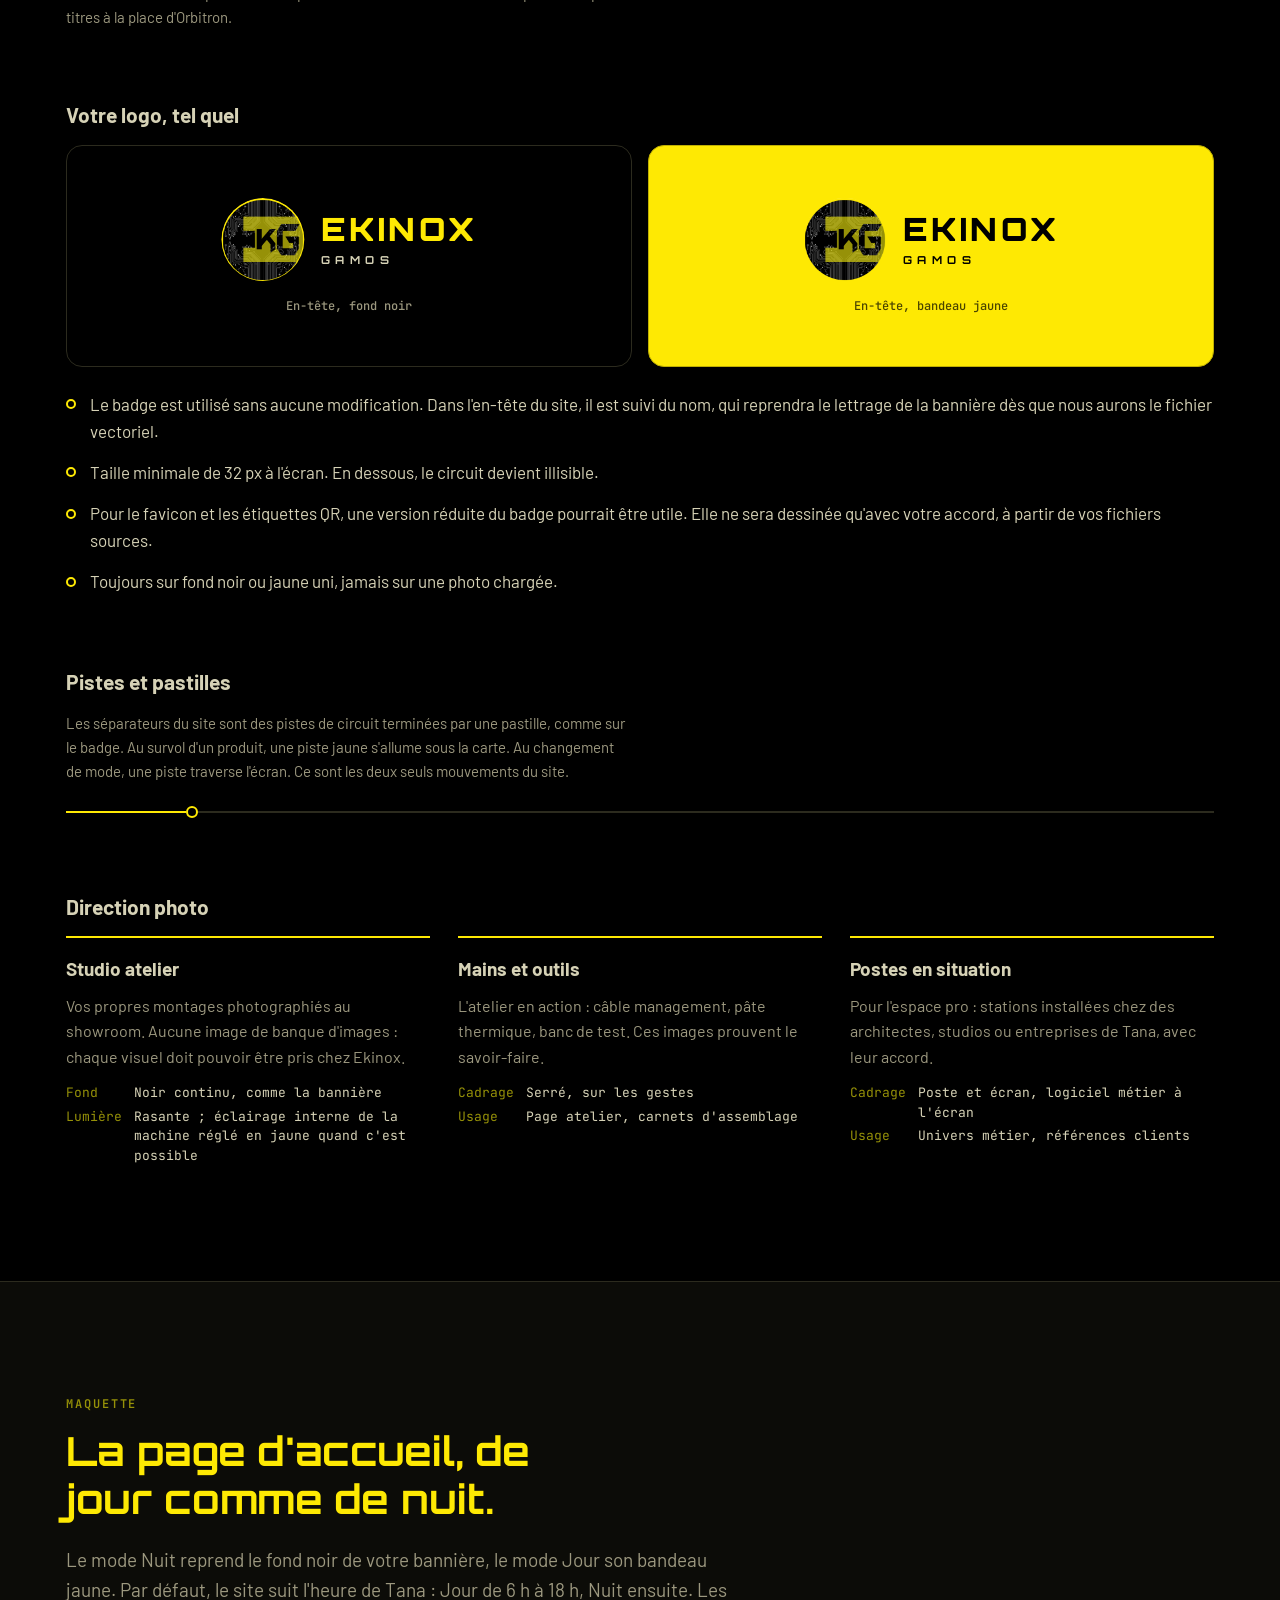
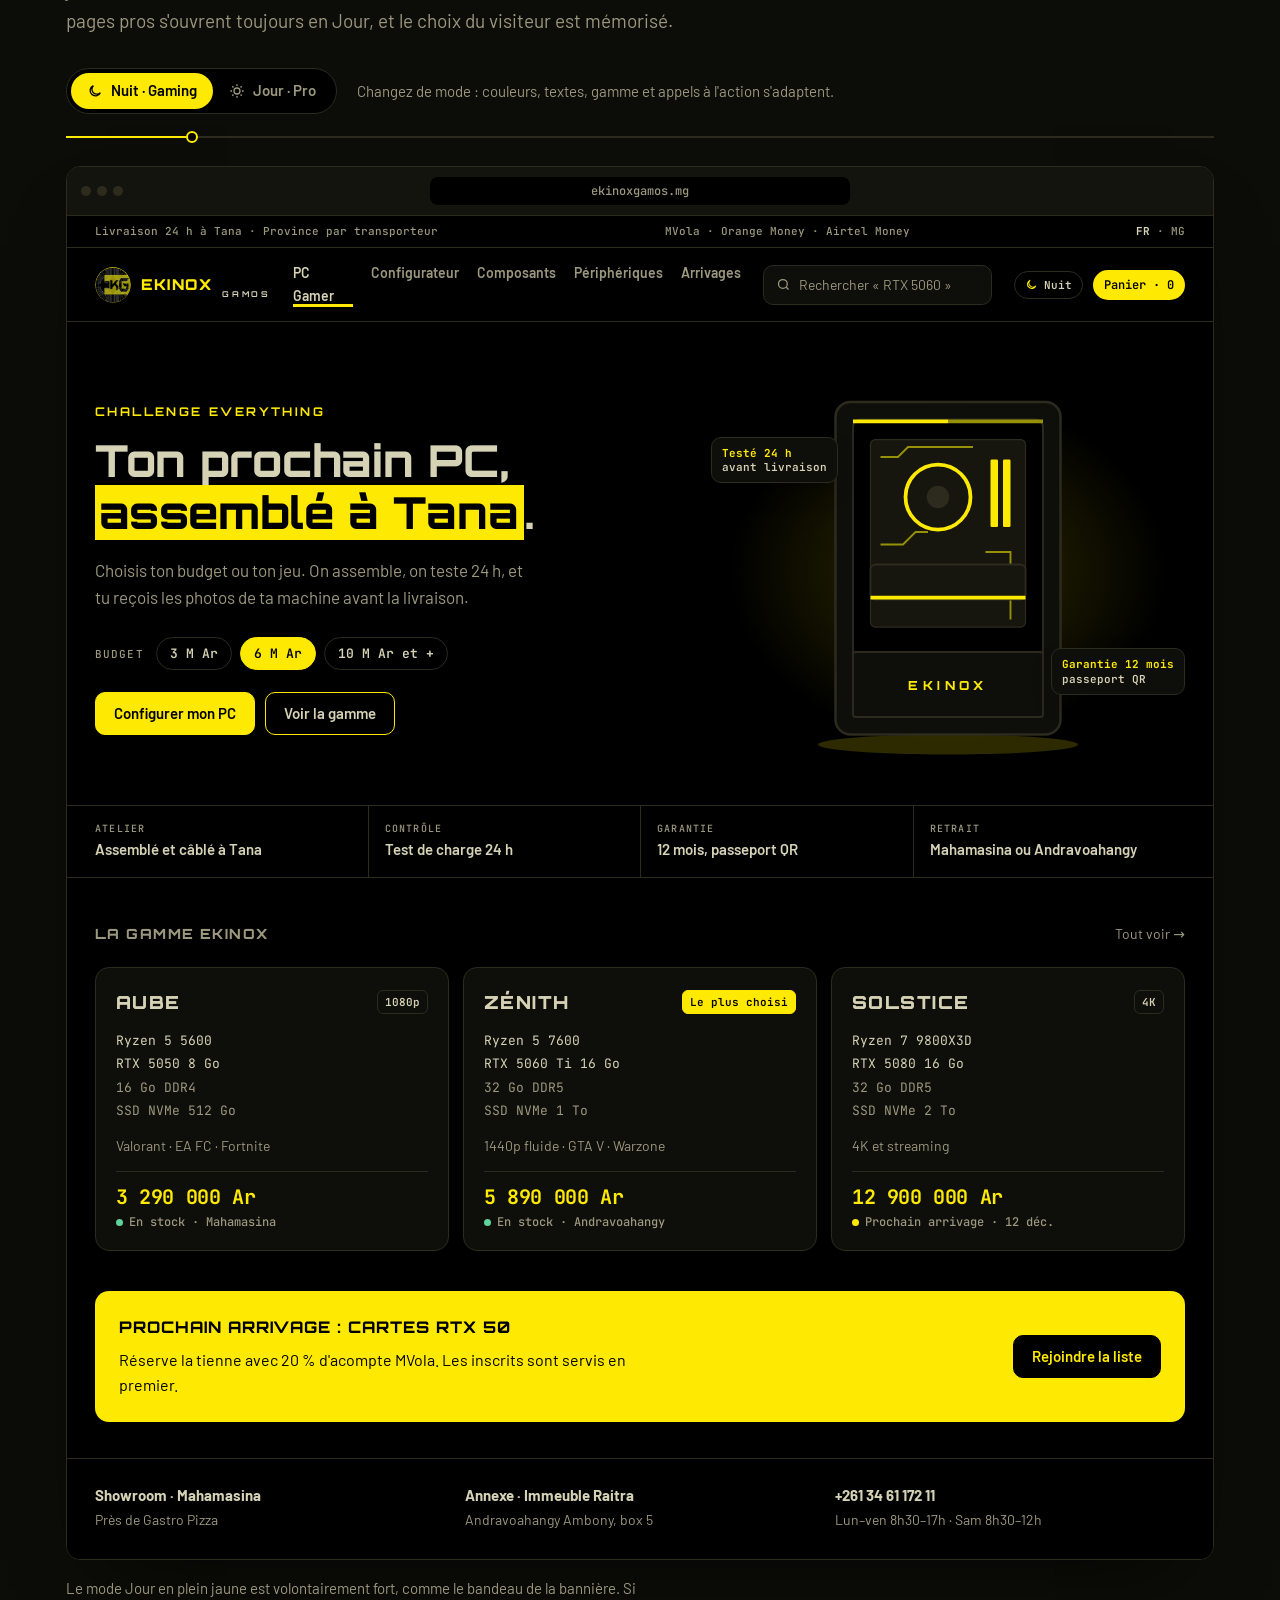
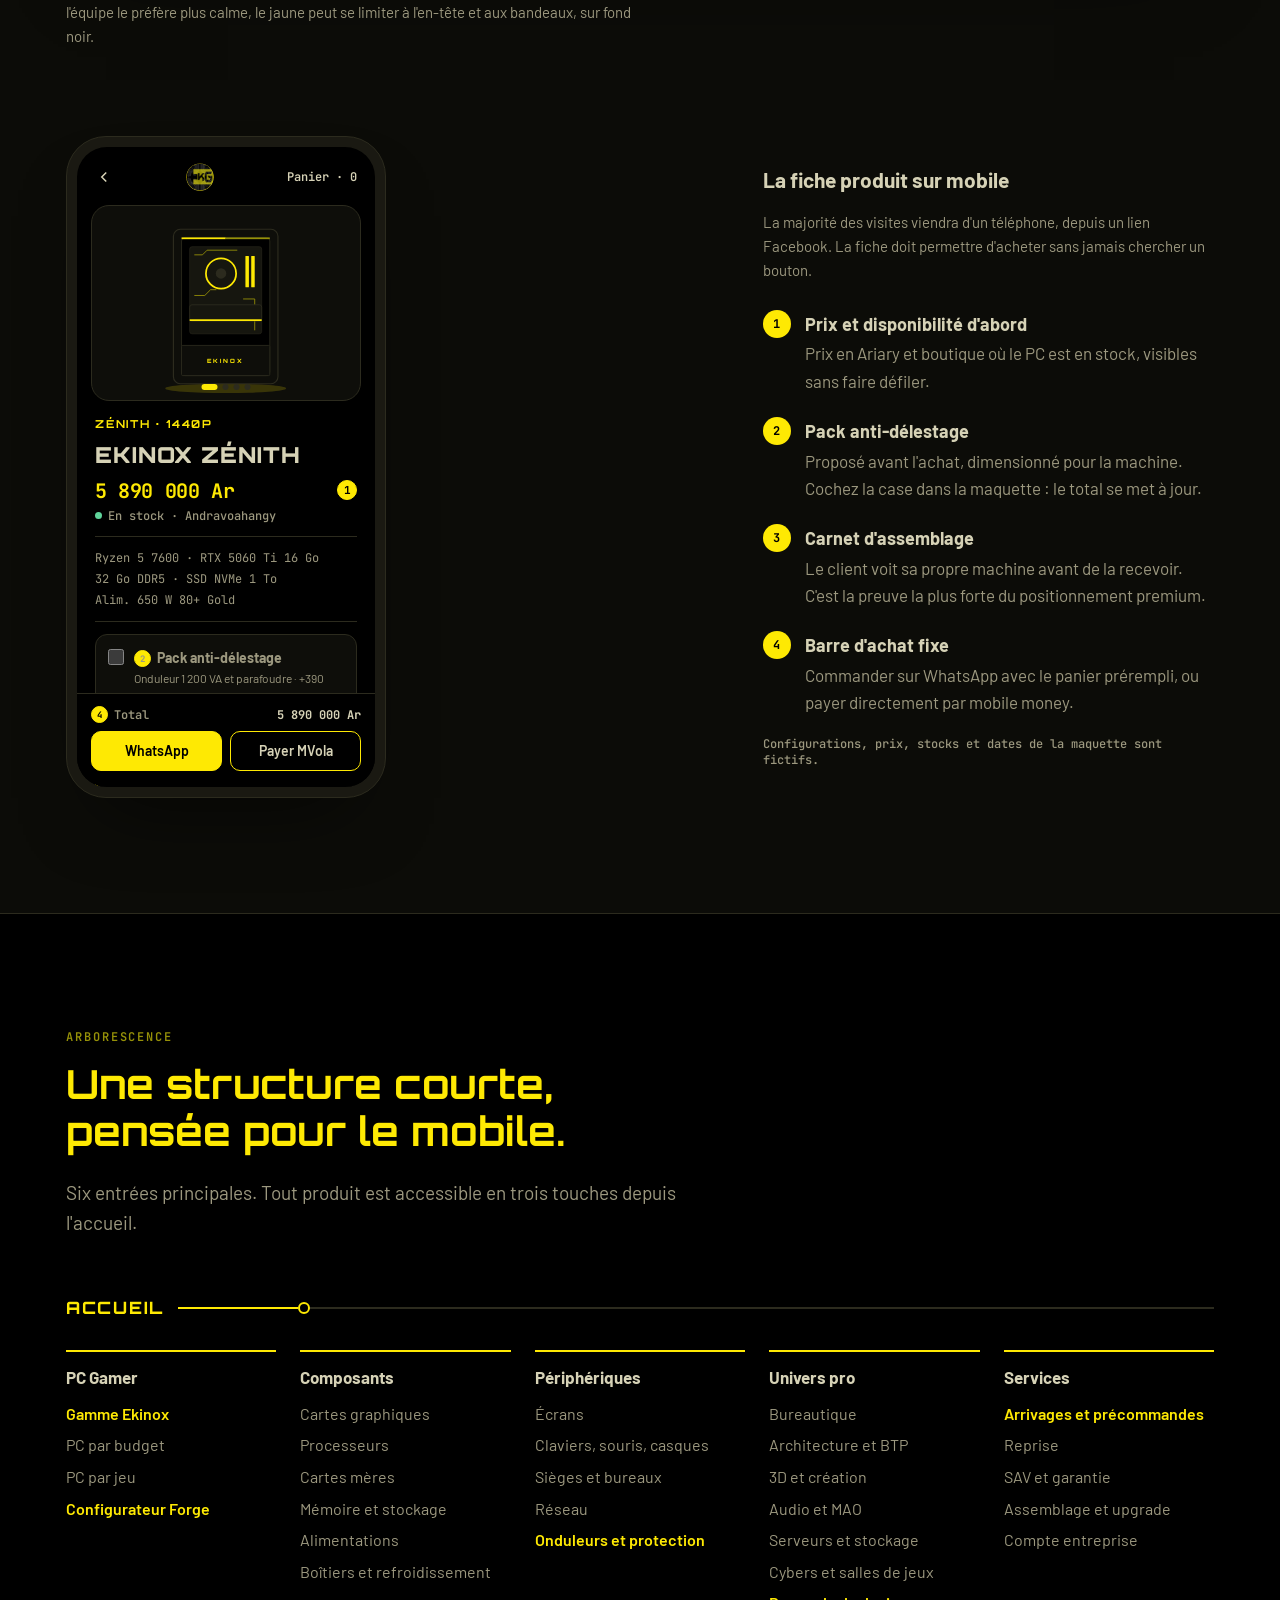
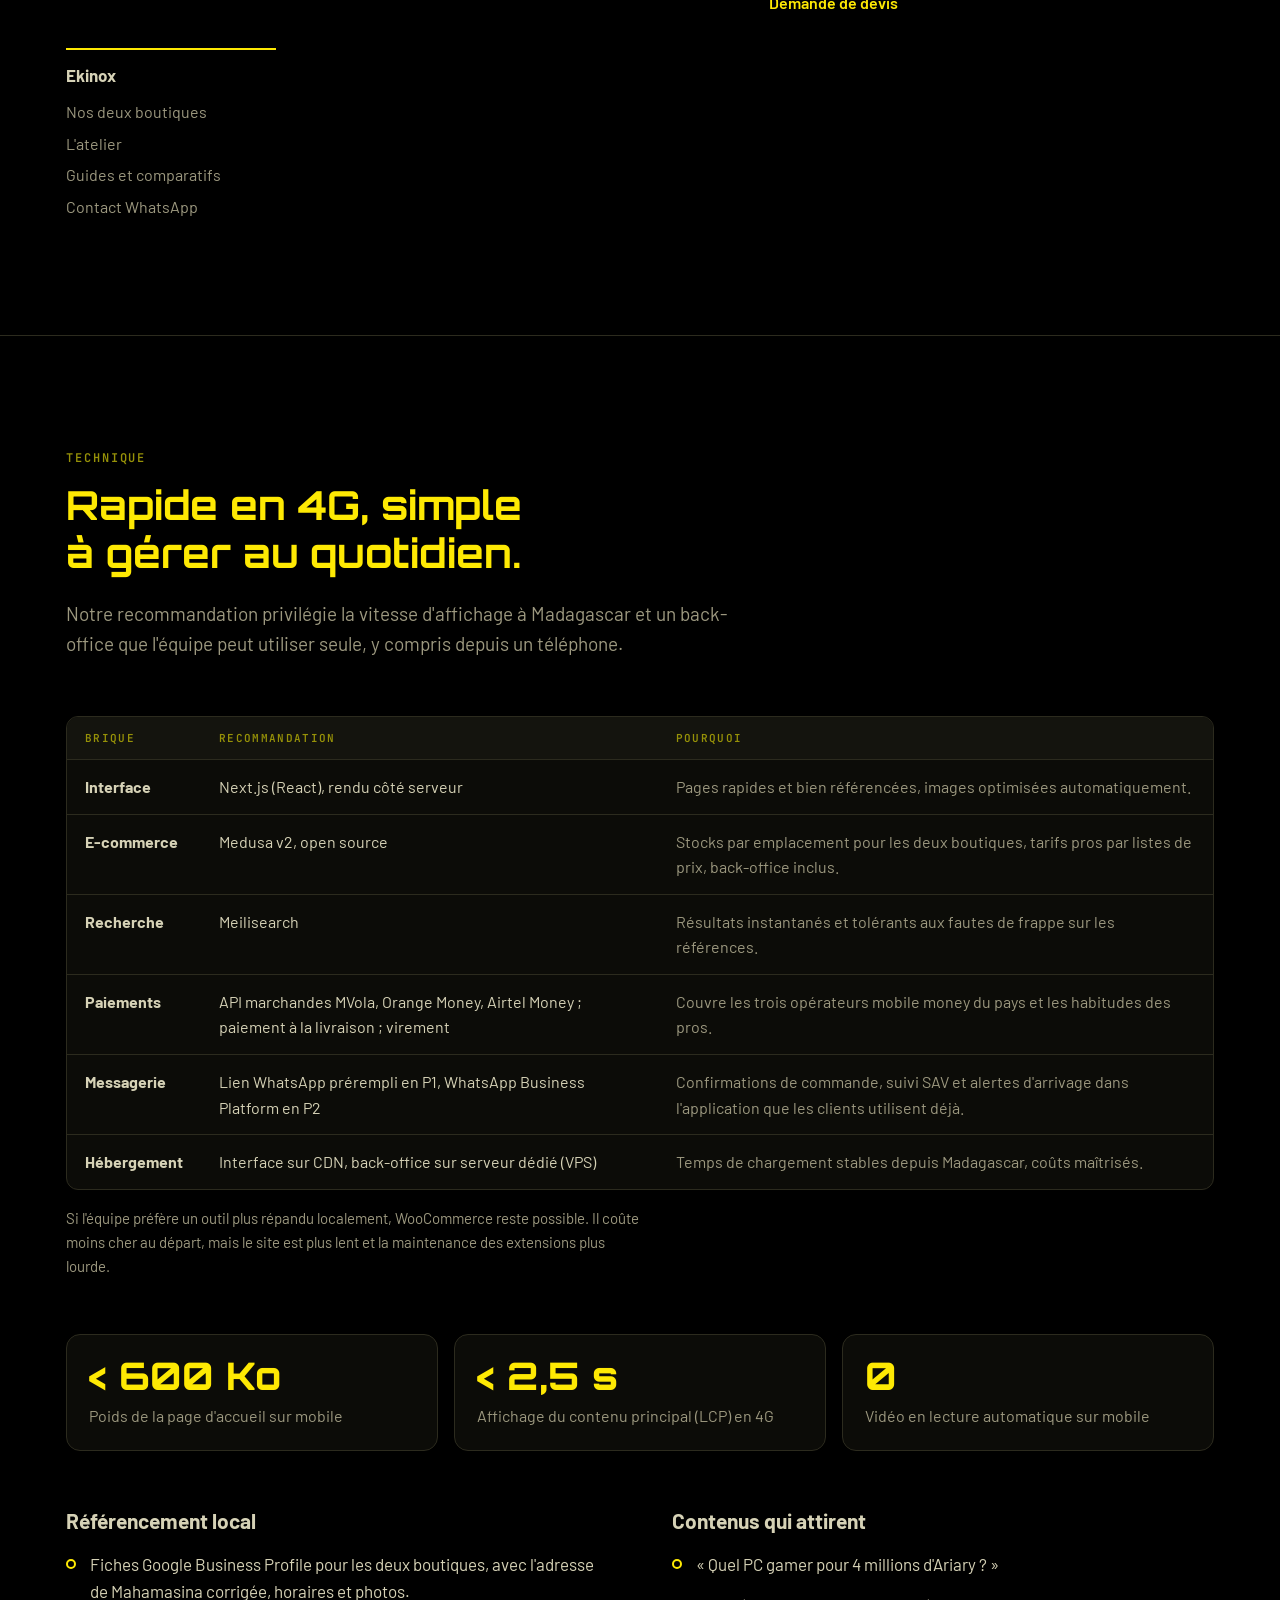
<file: proposition/proposition-ekinox.html>
<!doctype html>
<html lang="fr">
<head>
<meta charset="utf-8">
<meta name="viewport" content="width=device-width, initial-scale=1, viewport-fit=cover">
<title>Proposition Ekinox Gamos</title>
<meta name="description" content="Proposition d'agence pour le site premium d'Ekinox Gamos : diagnostic, concept, fonctionnalités, direction artistique, maquette et planning.">
<link rel="icon" href="assets/logo-ekg.png">
<link rel="preconnect" href="https://fonts.googleapis.com">
<link rel="preconnect" href="https://fonts.gstatic.com" crossorigin>
<link rel="stylesheet" href="https://fonts.googleapis.com/css2?family=Barlow:wght@400;500;600;700&family=JetBrains+Mono:wght@400;500;600&family=Orbitron:wght@500;700;800;900&display=swap">
<style>
/* Layout : document d'agence en colonne éditoriale (max 1180px), entièrement dans la charte EKG : noir et jaune, olive en appui. Signature tirée du logo : pistes de circuit terminées par une pastille. Monde unique sombre, choisi volontairement (pas de blanc dans la marque). */
:root{
  --bg:#000000;           /* noir EKG */
  --surface:#0C0C08;
  --surface-2:#14140E;
  --ink:#D6D2B6;          /* gris chaud de lecture (ajout fonctionnel) */
  --muted:#9C987F;
  --line:#2C2B1E;
  --yellow:#FEE903;       /* jaune EKG */
  --on-yellow:#000000;
  --olive:#969108;        /* olive EKG, le E du logo */
  --btn-bg:#FEE903;
  --btn-fg:#000000;
  --trace-line:#2C2B1E;
  --trace-accent:#FEE903;
  --pad-fill:#000000;
  --pad-border:#FEE903;
  --ok:#5FD39A;
  --shadow:rgba(0,0,0,.7);
  --phone:#1A1912;
  --font-display:"Orbitron","Arial Black",system-ui,sans-serif;
  --font-body:"Barlow",system-ui,-apple-system,"Segoe UI",Roboto,sans-serif;
  --font-mono:"JetBrains Mono",ui-monospace,SFMono-Regular,Menlo,Consolas,monospace;
  color-scheme:dark;
}

*,*::before,*::after{box-sizing:border-box}
html{scroll-behavior:smooth;background:var(--bg)}
body{margin:0;background:var(--bg);color:var(--ink);font-family:var(--font-body);font-size:17px;line-height:1.6;-webkit-font-smoothing:antialiased}
img{max-width:100%}
[hidden]{display:none!important}
a{color:inherit}
::selection{background:var(--yellow);color:var(--on-yellow)}
:focus-visible{outline:2px solid var(--yellow);outline-offset:3px;border-radius:4px}
.mono{font-family:var(--font-mono)}
.wrap{max-width:1180px;margin-inline:auto;padding-left:max(16px, env(safe-area-inset-left, 0px));padding-right:max(16px, env(safe-area-inset-right, 0px))}

/* ---------- Typo ---------- */
.eyebrow{font:600 12px/1.3 var(--font-mono);letter-spacing:.16em;text-transform:uppercase;color:var(--olive);margin:0 0 16px}
h1,h2{font-family:var(--font-display);text-wrap:balance;margin:0;color:var(--yellow)}
h1{font-weight:800;font-size:clamp(36px,6vw,76px);line-height:1.08;letter-spacing:-.01em}
h2{font-weight:700;font-size:clamp(25px,3.3vw,40px);line-height:1.18;max-width:26ch}
h3,h4{font-family:var(--font-body);margin:0;text-wrap:balance}
h3{font-weight:700;font-size:21px;line-height:1.3;margin-bottom:16px;color:var(--ink)}
.hl{background:var(--yellow);color:var(--on-yellow);padding:0 .12em;-webkit-box-decoration-break:clone;box-decoration-break:clone}
.intro{font-size:clamp(17px,1.6vw,19px);color:var(--muted);max-width:62ch;margin:22px 0 0}
.note{font-size:15px;color:var(--muted);max-width:70ch}
.caption{font-size:15px;color:var(--muted);margin:16px 0 0;max-width:72ch}
.sec{padding-block:clamp(64px,9vw,120px);border-top:1px solid var(--line)}
.sec-body{margin-top:clamp(36px,5vw,56px)}
.block{margin-top:clamp(48px,6vw,72px)}
.price{white-space:nowrap;font-variant-numeric:tabular-nums}

/* ---------- Piste de circuit (signature) ---------- */
.trace{position:relative;height:2px;background:var(--trace-line);margin:0}
.trace::before{content:"";position:absolute;left:0;top:0;width:min(120px,30%);height:2px;background:var(--trace-accent)}
.trace::after{content:"";position:absolute;left:min(120px,30%);top:-5px;width:12px;height:12px;border-radius:50%;background:var(--pad-fill);border:2px solid var(--pad-border)}
.trace.sweep{transform-origin:left;animation:sweep .8s cubic-bezier(.2,.7,.2,1)}
@keyframes sweep{from{transform:scaleX(0)}to{transform:scaleX(1)}}

/* ---------- Hero ---------- */
.hero{padding-block:clamp(24px,4vw,44px) clamp(48px,6vw,80px)}
.hero-top{display:flex;justify-content:space-between;align-items:center;gap:12px 24px;flex-wrap:wrap;font:500 12px/1.4 var(--font-mono);color:var(--muted)}
.brand{display:inline-flex;align-items:center;gap:12px;font-family:var(--font-display);font-weight:800;font-size:15px;letter-spacing:.12em;color:var(--yellow)}
.brand small{font-weight:700;font-size:11px;letter-spacing:.3em;color:var(--olive)}
.logo-img{border-radius:50%;clip-path:circle(49.3%);display:block;flex:none}
.brand .logo-img{width:34px;height:34px}
.hero-grid{display:grid;grid-template-columns:minmax(0,1.2fr) minmax(0,.8fr);gap:clamp(24px,5vw,72px);align-items:center;margin-top:clamp(40px,7vw,88px)}
.lede{font-size:clamp(17px,1.7vw,20px);max-width:56ch;color:var(--muted);margin:28px 0 0}
.lede b{color:var(--ink);font-weight:600}
.toc{display:flex;flex-wrap:wrap;gap:10px 20px;margin-top:32px;font:500 13px/1.4 var(--font-mono)}
.toc a{text-decoration:none;border-bottom:2px solid var(--line);padding-bottom:2px;transition:border-color .2s,color .2s}
.toc a:hover{border-color:var(--yellow);color:var(--yellow)}
.emblem{position:relative;margin:0 auto;width:100%;max-width:480px;aspect-ratio:480/420}
.emblem svg{position:absolute;inset:0;width:100%;height:100%}
.emblem .logo-img{position:absolute;left:27.08%;top:21.43%;width:45.83%;height:auto;aspect-ratio:1}
.tr path{fill:none;stroke:var(--olive);stroke-width:2}
.tr-main path{fill:none;stroke:var(--yellow);stroke-width:3}
.pad-s{fill:var(--bg);stroke:var(--olive);stroke-width:2}
.pad{fill:var(--bg);stroke:var(--yellow);stroke-width:3}
.pad-dot{fill:var(--yellow)}
.e-label{font:800 17px var(--font-display);letter-spacing:.12em;fill:var(--yellow)}
.e-sub{font:500 12px var(--font-mono);fill:var(--muted)}
.hero .trace{margin-top:clamp(40px,6vw,72px)}
.facts{display:grid;grid-template-columns:repeat(4,minmax(0,1fr));margin:32px 0 0}
.fact{padding:4px 20px;border-left:1px solid var(--line);display:flex;flex-direction:column;gap:8px;min-width:0}
.fact:first-child{border-left:0;padding-left:0}
.fact dt{font-family:var(--font-display);font-weight:800;font-size:clamp(26px,2.9vw,36px);line-height:1;color:var(--yellow);font-variant-numeric:tabular-nums;white-space:nowrap}
.fact dd{margin:0;display:flex;flex-direction:column;gap:2px}
.fact .k{font-weight:600;color:var(--ink)}
.fact .d{font-size:15px;color:var(--muted)}
@media (max-width:860px){
  .hero-grid{grid-template-columns:1fr}
  .emblem{max-width:400px}
  .facts{grid-template-columns:repeat(2,minmax(0,1fr));row-gap:28px}
  .fact:nth-child(3){border-left:0;padding-left:0}
}
@media (max-width:440px){
  .facts{grid-template-columns:1fr}
  .fact{border-left:0;padding-left:0}
}

/* ---------- Listes, tableaux ---------- */
.cols{display:grid;grid-template-columns:repeat(2,minmax(0,1fr));gap:clamp(28px,5vw,64px)}
@media (max-width:760px){.cols{grid-template-columns:1fr}}
.list{list-style:none;padding:0;margin:0;display:grid;gap:14px}
.list li{position:relative;padding-left:24px}
.list li::before{content:"";position:absolute;left:0;top:.5em;width:10px;height:10px;border-radius:50%;background:var(--pad-fill);border:2px solid var(--pad-border)}
.list.arrows li::before{content:"→";border:0;background:none;width:auto;height:auto;border-radius:0;top:0;color:var(--yellow);font-weight:700}
.list b{font-weight:600;color:var(--ink)}
.list q{color:var(--yellow);quotes:"« " " »"}
.table-wrap{overflow-x:auto;border:1px solid var(--line);border-radius:12px;background:var(--surface)}
table{border-collapse:collapse;width:100%;min-width:700px;font-size:16px}
th,td{text-align:left;padding:14px 18px;border-bottom:1px solid var(--line);vertical-align:top}
th{font:600 11px/1.3 var(--font-mono);letter-spacing:.12em;text-transform:uppercase;color:var(--olive);background:var(--surface-2)}
tr:last-child td{border-bottom:0}
td:first-child{font-weight:700;white-space:nowrap}
td:last-child{color:var(--muted)}

/* ---------- Mondes Nuit (fond noir) / Jour (bandeau jaune) ---------- */
.mock{
  --m-bg:#000000; --m-surface:#0E0E0A; --m-surface-2:#16160F; --m-line:#2C2B1E; --m-ink:#D6D2B6; --m-muted:#9C987F;
  --m-accent:#FEE903; --m-on-accent:#000000; --m-accent-ink:#FEE903; --m-olive:#969108;
  --m-band-bg:#FEE903; --m-band-fg:#000000; --m-band-btn-bg:#000000; --m-band-btn-fg:#FEE903;
  --m-glow:#FEE903; --m-ok:#5FD39A; --m-warn:#FEE903; --m-edge:#FEE903;
  --m-trace:#FEE903; --m-pad-fill:#000000; --m-pad-border:#FEE903;
  background:var(--m-bg);color:var(--m-ink);
  transition:background-color .45s ease,color .45s ease;
}
.mock[data-mode="jour"]{
  --m-bg:#FEE903; --m-surface:#F1DC00; --m-surface-2:#E6D100; --m-line:#BFAF02; --m-ink:#000000; --m-muted:#4A4500;
  --m-accent:#000000; --m-on-accent:#FEE903; --m-accent-ink:#000000; --m-olive:#969108;
  --m-band-bg:#000000; --m-band-fg:#FEE903; --m-band-btn-bg:#FEE903; --m-band-btn-fg:#000000;
  --m-glow:#000000; --m-ok:#0B6B3A; --m-warn:#000000; --m-edge:#000000;
  --m-trace:#000000; --m-pad-fill:#FEE903; --m-pad-border:#000000;
}
.mock[data-mode="nuit"] [data-show="jour"],
.mock[data-mode="jour"] [data-show="nuit"]{display:none}
.mock .trace{--trace-line:var(--m-line);--trace-accent:var(--m-trace);--pad-fill:var(--m-pad-fill);--pad-border:var(--m-pad-border)}
.m-hl{background:var(--m-accent);color:var(--m-on-accent);padding:0 .1em;-webkit-box-decoration-break:clone;box-decoration-break:clone}

/* ---------- Callout ---------- */
.callout{margin-top:clamp(40px,5vw,56px);border-radius:16px;overflow:hidden}
.callout-in{padding:clamp(24px,4vw,44px);display:grid;grid-template-columns:minmax(0,220px) minmax(0,1fr);gap:clamp(16px,4vw,48px)}
.callout .eyebrow{color:var(--m-ink)}
.callout p.big{margin:0;font-weight:600;font-size:clamp(20px,2.3vw,26px);line-height:1.4;text-wrap:pretty}
@media (max-width:760px){.callout-in{grid-template-columns:1fr}}

/* ---------- Concept ---------- */
.promise{display:grid;margin:0}
.promise p{margin:0;font-family:var(--font-display);font-weight:800;text-transform:uppercase;font-size:clamp(24px,4.4vw,56px);line-height:1.15;color:var(--yellow);padding-block:14px;border-bottom:1px solid var(--line)}
.promise + .note{margin-top:16px}
.modes{display:grid;grid-template-columns:repeat(2,minmax(0,1fr));gap:16px;margin-top:clamp(48px,6vw,72px)}
@media (max-width:760px){.modes{grid-template-columns:1fr}}
.mode-panel{border-radius:16px;border:1px solid var(--m-line);padding:clamp(22px,3vw,32px);display:flex;flex-direction:column;gap:20px}
.mode-head{display:flex;align-items:center;gap:12px;flex-wrap:wrap}
.mode-head svg{width:26px;height:26px;color:var(--m-accent-ink);flex:none}
.mode-head h3{margin:0;font-family:var(--font-display);font-weight:800;font-size:22px;letter-spacing:.08em;color:var(--m-ink)}
.mode-head span{margin-left:auto;font:500 12px var(--font-mono);color:var(--m-muted)}
.mode-panel dl{margin:0;display:grid;grid-template-columns:minmax(0,120px) minmax(0,1fr);gap:12px 18px}
.mode-panel dt{font:500 12px/1.7 var(--font-mono);text-transform:uppercase;letter-spacing:.08em;color:var(--m-muted)}
.mode-panel dd{margin:0}
.mode-panel .slogan{font-family:var(--font-display);font-weight:700;font-style:normal;letter-spacing:.06em;font-size:15px;text-transform:uppercase}
@media (max-width:420px){.mode-panel dl{grid-template-columns:1fr;gap:2px}.mode-panel dd{margin-bottom:10px}}

.rewrite{display:grid;grid-template-columns:minmax(0,1fr) auto minmax(0,1fr);gap:20px;align-items:center;margin-top:24px}
.rewrite .arrow{font:800 28px var(--font-display);color:var(--yellow)}
@media (max-width:860px){.rewrite{grid-template-columns:1fr}.rewrite .arrow{justify-self:center;transform:rotate(90deg)}}
.post,.fiche{background:var(--surface);border:1px solid var(--line);border-radius:14px;padding:20px;min-width:0}
.post-head{display:flex;align-items:center;gap:10px;font-size:15px;margin-bottom:12px;line-height:1.3}
.post-head .logo-img{width:38px;height:38px}
.post-head small{display:block;color:var(--muted);font-size:13px}
.post p{margin:0;font-size:15px;line-height:1.7;overflow-wrap:anywhere}
.fiche-top{display:flex;justify-content:space-between;align-items:flex-start;gap:12px;flex-wrap:wrap}
.fiche h4{font-weight:700;font-size:21px;line-height:1.2}
.fiche .ref{font:500 12px var(--font-mono);color:var(--muted)}
.fiche .price{font:700 22px var(--font-mono);letter-spacing:-.02em;color:var(--yellow)}
.specs{display:grid;grid-template-columns:auto minmax(0,1fr);gap:6px 16px;margin:16px 0;padding:14px 0;border-block:1px solid var(--line);font:14px/1.5 var(--font-mono)}
.specs dt{color:var(--muted)}
.specs dd{margin:0}
.badges{display:flex;flex-wrap:wrap;gap:8px}
.badge{display:inline-flex;align-items:center;gap:6px;font:600 12px/1 var(--font-mono);padding:7px 10px;border-radius:999px;border:1px solid var(--line);white-space:nowrap}
.badge.ok::before{content:"";width:7px;height:7px;border-radius:50%;background:var(--ok)}
.badge.y{background:var(--yellow);color:var(--on-yellow);border-color:var(--yellow)}
.fiche .cta{margin-top:16px;display:flex;gap:8px;flex-wrap:wrap}
.btn{display:inline-flex;align-items:center;justify-content:center;gap:8px;font:600 15px/1 var(--font-body);padding:12px 16px;border-radius:10px;border:1px solid var(--line);color:var(--ink)}
.btn.primary{background:var(--btn-bg);border-color:var(--btn-bg);color:var(--btn-fg)}

/* ---------- Fonctionnalités ---------- */
.legend{display:flex;flex-wrap:wrap;gap:10px 22px;margin-top:28px;font-size:15px;color:var(--muted);align-items:center}
.legend span{display:inline-flex;align-items:center;gap:8px}
.pill{font:600 11px/1 var(--font-mono);padding:5px 8px;border-radius:999px;letter-spacing:.06em;white-space:nowrap;border:1.5px solid transparent}
.pill.p1{background:var(--yellow);color:var(--on-yellow);border-color:var(--yellow)}
.pill.p2{border-color:var(--yellow);color:var(--yellow)}
.pill.p3{border-color:var(--olive);border-style:dashed;color:var(--olive)}
.fgroups{columns:2 380px;column-gap:clamp(28px,5vw,64px)}
.fgroup{break-inside:avoid;padding-bottom:44px}
.fgroup h3{display:flex;align-items:baseline;gap:12px;font-family:var(--font-display);font-weight:800;font-size:17px;letter-spacing:.08em;text-transform:uppercase;color:var(--yellow);padding-bottom:12px;border-bottom:2px solid var(--yellow);margin:0}
.fgroup h3 small{margin-left:auto;font:500 12px var(--font-mono);color:var(--muted);letter-spacing:0;text-transform:none}
.feat{display:grid;grid-template-columns:minmax(0,1fr) auto;gap:4px 16px;padding:14px 0;border-bottom:1px solid var(--line)}
.feat b{font-weight:700}
.feat p{grid-column:1;margin:0;color:var(--muted);font-size:16px;line-height:1.55}
.feat .pill{grid-column:2;grid-row:1 / span 2;align-self:start}

/* ---------- Direction artistique ---------- */
.banner{margin:0;border:1px solid var(--line);border-radius:14px;overflow:hidden;background:var(--bg)}
.banner img{display:block;width:100%;height:auto}
.swatches{display:grid;grid-template-columns:repeat(auto-fit,minmax(min(100%,200px),1fr));gap:20px}
.sw{display:flex;flex-direction:column;gap:6px;min-width:0}
.sw i{display:block;aspect-ratio:4/3;max-width:100%;border-radius:10px;border:1px solid var(--line);margin-bottom:6px}
.sw b{font-weight:700}
.sw code{font:500 13px var(--font-mono);color:var(--muted)}
.sw span{font-size:15px;color:var(--muted)}
.sw em{font:500 11px var(--font-mono);font-style:normal;color:var(--olive);text-transform:uppercase;letter-spacing:.1em}
.rules{display:grid;grid-template-columns:repeat(auto-fit,minmax(min(100%,280px),1fr));gap:16px}
.rule-tile{border-radius:14px;border:1px solid var(--m-line,var(--line));padding:24px;display:flex;flex-direction:column;gap:14px}
.rule-demo{font-family:var(--font-display);font-weight:800;font-size:clamp(20px,2.2vw,26px);line-height:1.2;text-transform:uppercase}
.rule-demo .y-text{color:var(--m-accent)}
.rule-tile p{margin:0;font-size:15px;color:var(--m-muted,var(--muted))}
.rule-tile.plain{background:var(--surface)}
.rule-tile.plain .rule-demo{font-family:var(--font-body);font-weight:500;font-size:18px;text-transform:none;line-height:1.5;color:var(--ink)}
.spec-row{display:grid;grid-template-columns:minmax(0,240px) minmax(0,1fr);gap:12px 32px;padding:26px 0;border-top:1px solid var(--line);align-items:baseline}
.spec-row:last-of-type{border-bottom:1px solid var(--line)}
.spec-row .lbl{font:500 12px/1.6 var(--font-mono);color:var(--muted)}
.spec-row .lbl b{display:block;color:var(--ink);font-weight:600;font-size:13px}
.sample-display{font-family:var(--font-display);font-weight:900;font-size:clamp(40px,6.4vw,84px);line-height:1;color:var(--yellow);overflow-wrap:anywhere}
.sample-body{font-size:19px;max-width:58ch;margin:0}
.sample-mono{font:500 clamp(14px,1.6vw,18px)/1.6 var(--font-mono);margin:0;overflow-wrap:anywhere}
@media (max-width:700px){.spec-row{grid-template-columns:1fr}}
.logos{display:grid;grid-template-columns:repeat(2,minmax(0,1fr));gap:16px}
@media (max-width:640px){.logos{grid-template-columns:1fr}}
.logo-tile{border-radius:16px;border:1px solid var(--m-line);padding:clamp(28px,5vw,52px) 24px;display:grid;place-items:center;gap:16px;text-align:center}
.lockup{display:flex;align-items:center;gap:16px}
.lockup .logo-img{width:84px;height:84px}
.lockup b{font-family:var(--font-display);font-weight:900;font-size:clamp(22px,3vw,32px);letter-spacing:.1em;line-height:1;display:block;text-align:left;color:var(--m-accent-ink)}
.lockup small{display:block;font:700 11px var(--font-display);letter-spacing:.5em;color:var(--m-ink);margin-top:8px;text-align:left}
.logo-tile .mode-tag{font:500 12px var(--font-mono);color:var(--m-muted)}
.photo-dir{display:grid;grid-template-columns:repeat(auto-fit,minmax(min(100%,260px),1fr));gap:28px}
.photo-dir article{border-top:2px solid var(--yellow);padding-top:16px}
.photo-dir h4{font-weight:700;font-size:19px;margin-bottom:8px}
.photo-dir p{margin:0;color:var(--muted);font-size:16px}
.photo-dir dl{margin:14px 0 0;display:grid;grid-template-columns:auto minmax(0,1fr);gap:4px 12px;font:13px/1.5 var(--font-mono)}
.photo-dir dt{color:var(--olive)}
.photo-dir dd{margin:0}
.trace-demo{padding:28px 0 8px}

/* ---------- Maquette ---------- */
.band{background:var(--surface);border-top:1px solid var(--line)}
.band .sec{border-top:0}
.switch-row{display:flex;flex-wrap:wrap;align-items:center;gap:12px 20px;margin-top:32px}
.mode-switch{display:inline-flex;border:1px solid var(--line);border-radius:999px;padding:4px;background:var(--bg)}
.mode-switch button{font:600 15px/1 var(--font-body);border:0;background:none;color:var(--muted);padding:10px 16px;border-radius:999px;cursor:pointer;display:inline-flex;align-items:center;gap:8px;transition:background-color .25s,color .25s}
.mode-switch button svg{width:16px;height:16px}
.mode-switch button[aria-pressed="true"]{background:var(--btn-bg);color:var(--btn-fg)}
.switch-row .note{margin:0}
#switch-trace{margin-top:22px}

.browser{margin-top:28px;border-radius:14px;overflow:hidden;border:1px solid var(--line);background:var(--bg);box-shadow:0 40px 80px -40px var(--shadow)}
.b-bar{display:flex;align-items:center;gap:12px;padding:10px 14px;border-bottom:1px solid var(--line);background:var(--surface-2)}
.b-dots{display:flex;gap:6px;flex:none}
.b-dots i{width:10px;height:10px;border-radius:50%;background:var(--line)}
.b-url{flex:1;min-width:0;max-width:420px;margin-inline:auto;text-align:center;font:500 12px var(--font-mono);color:var(--muted);background:var(--bg);border-radius:8px;padding:6px 12px;overflow:hidden;text-overflow:ellipsis;white-space:nowrap}
.b-bar .spacer{width:42px;flex:none}

.site{container-type:inline-size}
.m-top{display:flex;justify-content:space-between;gap:12px;padding:8px 28px;font:500 11px/1.4 var(--font-mono);color:var(--m-muted);border-bottom:1px solid var(--m-line)}
.m-top b{color:var(--m-ink)}
.m-nav{display:flex;align-items:center;gap:22px;padding:14px 28px;border-bottom:1px solid var(--m-line)}
.m-logo{display:inline-flex;align-items:center;gap:10px;font-family:var(--font-display);font-weight:900;font-size:15px;letter-spacing:.1em;flex:none;color:var(--m-accent-ink)}
.m-logo .logo-img{width:36px;height:36px}
.m-logo small{font:700 8px var(--font-display);letter-spacing:.35em;color:var(--m-ink);align-self:flex-end;margin-bottom:4px}
.m-links{display:flex;gap:18px;font-size:14px;font-weight:600;color:var(--m-muted)}
.m-links span:first-child{color:var(--m-ink);box-shadow:inset 0 -3px 0 var(--m-accent)}
.m-search{margin-left:auto;display:flex;align-items:center;gap:8px;font-size:14px;color:var(--m-muted);border:1px solid var(--m-line);background:var(--m-surface);border-radius:10px;padding:8px 12px;min-width:0;flex:0 1 230px;white-space:nowrap;overflow:hidden}
.m-search svg{width:15px;height:15px;flex:none}
.m-icons{display:flex;align-items:center;gap:10px;flex:none}
.m-modepill{display:inline-flex;align-items:center;gap:6px;font:600 11px var(--font-mono);border:1px solid var(--m-line);border-radius:999px;padding:6px 10px}
.m-modepill svg{width:13px;height:13px;color:var(--m-accent-ink)}
.m-cart{font:600 12px var(--font-mono);background:var(--m-accent);color:var(--m-on-accent);border-radius:999px;padding:7px 11px}
.m-burger{display:none;width:20px;height:20px}

.m-hero{display:grid;grid-template-columns:minmax(0,1.1fr) minmax(0,.9fr);gap:36px;padding:52px 28px 40px;align-items:center}
.m-kicker{font:700 12px var(--font-display);letter-spacing:.2em;text-transform:uppercase;color:var(--m-accent-ink);margin:0 0 16px}
.m-hero h3{font-family:var(--font-display);font-weight:800;font-size:clamp(22px,4.3cqi,44px);line-height:1.18;margin:0;color:var(--m-ink)}
.m-sub{font-size:17px;color:var(--m-muted);max-width:44ch;margin:18px 0 0}
.m-chips{display:flex;flex-wrap:wrap;align-items:center;gap:8px;margin-top:26px}
.m-chip-label{font:500 11px var(--font-mono);color:var(--m-muted);text-transform:uppercase;letter-spacing:.1em;margin-right:4px}
.m-chip{font:600 13px/1 var(--font-mono);border:1.5px solid var(--m-line);border-radius:999px;padding:9px 13px;white-space:nowrap}
.m-chip.on{background:var(--m-accent);border-color:var(--m-accent);color:var(--m-on-accent)}
.m-ctas{display:flex;flex-wrap:wrap;gap:10px;margin-top:22px}
.m-btn{display:inline-flex;align-items:center;gap:8px;font:600 15px/1 var(--font-body);padding:13px 18px;border-radius:10px;border:1.5px solid var(--m-edge);white-space:nowrap}
.m-btn.primary{background:var(--m-accent);border-color:var(--m-accent);color:var(--m-on-accent)}
.m-hero-visual{position:relative;display:grid;place-items:center;padding:8px}
.m-hero-visual::before{content:"";position:absolute;inset:6% 4%;background:radial-gradient(closest-side,color-mix(in srgb,var(--m-glow) 20%,transparent),transparent);pointer-events:none}
.m-hero-visual svg{position:relative;width:100%;max-width:300px;height:auto}
.m-tag{position:absolute;font:600 11px/1.3 var(--font-mono);background:var(--m-surface);border:1px solid var(--m-line);border-radius:10px;padding:8px 10px;box-shadow:0 10px 30px -12px rgba(0,0,0,.45)}
.m-tag b{display:block;color:var(--m-accent-ink)}
.m-tag.t1{left:0;top:16%}
.m-tag.t2{right:0;bottom:18%}

.tw-case{fill:var(--m-surface);stroke:var(--m-line);stroke-width:2}
.tw-glass{fill:var(--m-bg);stroke:var(--m-line);stroke-width:1.5}
.tw-board{fill:var(--m-surface-2);stroke:var(--m-line);stroke-width:1}
.tw-trace{fill:none;stroke:var(--m-olive);stroke-width:1.5}
.tw-fan{fill:none;stroke:var(--m-accent);stroke-width:3}
.tw-hub{fill:var(--m-line)}
.tw-ram{fill:var(--m-accent)}
.tw-gpu{fill:var(--m-surface-2);stroke:var(--m-line);stroke-width:1.5}
.tw-gpu-line{fill:var(--m-accent)}
.tw-shroud{fill:var(--m-surface);stroke:var(--m-line);stroke-width:1.5}
.tw-text{font:800 10px var(--font-display);letter-spacing:.35em;fill:var(--m-accent-ink)}
.tw-a{fill:var(--m-accent)} .tw-b{fill:var(--m-olive)}
.tw-floor{fill:var(--m-glow);opacity:.18}

.m-trust{list-style:none;margin:0;padding:0 28px;display:grid;grid-template-columns:repeat(4,minmax(0,1fr));border-block:1px solid var(--m-line)}
.m-trust li{padding:16px 16px 16px 0;display:flex;flex-direction:column;gap:2px;font-size:15px;font-weight:600}
.m-trust li + li{padding-left:16px;border-left:1px solid var(--m-line)}
.m-trust small{font:500 10px var(--font-mono);text-transform:uppercase;letter-spacing:.12em;color:var(--m-muted)}

.m-range{padding:40px 28px}
.m-range-head{display:flex;align-items:baseline;justify-content:space-between;gap:12px;margin-bottom:20px}
.m-range-head h4{font-family:var(--font-display);font-weight:800;font-size:18px;letter-spacing:.08em;text-transform:uppercase;color:var(--m-accent-ink)}
.m-range-head span{font-size:14px;color:var(--m-muted);white-space:nowrap}
.m-cards{display:grid;grid-template-columns:repeat(3,minmax(0,1fr));gap:14px}
.m-card{position:relative;overflow:hidden;background:var(--m-surface);border:1px solid var(--m-line);border-radius:14px;padding:20px;display:flex;flex-direction:column;gap:14px;transition:background-color .45s,border-color .45s}
.m-card::after{content:"";position:absolute;left:0;right:0;bottom:0;height:3px;background:var(--m-accent);transform:scaleX(0);transform-origin:left;transition:transform .35s ease}
.m-card:hover::after{transform:scaleX(1)}
.m-card-top{display:flex;justify-content:space-between;align-items:center;gap:8px}
.m-tier{font-family:var(--font-display);font-weight:900;font-size:18px;letter-spacing:.08em}
.m-res{font:600 11px var(--font-mono);border:1px solid var(--m-line);border-radius:6px;padding:4px 7px;white-space:nowrap}
.m-res.hot{background:var(--m-accent);color:var(--m-on-accent);border-color:var(--m-accent)}
.m-specs{list-style:none;margin:0;padding:0;display:grid;gap:4px;font:13px/1.5 var(--font-mono);color:var(--m-muted)}
.m-specs li:first-child,.m-specs li:nth-child(2){color:var(--m-ink)}
.m-games{font-size:14px;color:var(--m-muted);margin:0}
.m-card-foot{margin-top:auto;display:flex;flex-direction:column;gap:6px;padding-top:14px;border-top:1px solid var(--m-line)}
.m-price{font:700 20px/1.1 var(--font-mono);letter-spacing:-.02em;white-space:nowrap;font-variant-numeric:tabular-nums;color:var(--m-accent-ink)}
.m-price small{font-size:12px;color:var(--m-muted);font-weight:500;letter-spacing:0}
.m-stock{display:inline-flex;align-items:center;gap:6px;font:500 12px var(--font-mono);color:var(--m-muted)}
.m-stock::before{content:"";width:7px;height:7px;border-radius:50%;background:var(--m-ok);flex:none}
.m-stock.wait::before{background:var(--m-warn)}

.m-band{margin:0 28px 36px;border-radius:14px;padding:24px;display:flex;flex-wrap:wrap;align-items:center;justify-content:space-between;gap:16px;background:var(--m-band-bg);color:var(--m-band-fg)}
.m-band p{margin:0;font-size:16px;max-width:60ch}
.m-band b{font-family:var(--font-display);font-weight:800;display:block;font-size:16px;letter-spacing:.06em;text-transform:uppercase;margin-bottom:6px}
.m-band .m-btn{background:var(--m-band-btn-bg);border-color:var(--m-band-btn-bg);color:var(--m-band-btn-fg)}
.m-foot{display:grid;grid-template-columns:repeat(3,minmax(0,1fr));gap:20px;padding:24px 28px 28px;border-top:1px solid var(--m-line);font-size:14px;color:var(--m-muted)}
.m-foot b{display:block;color:var(--m-ink);font-size:15px;margin-bottom:2px}

@container (max-width:820px){
  .m-links,.m-modepill{display:none}
  .m-burger{display:block}
  .m-hero{grid-template-columns:1fr;padding:32px 20px}
  .m-hero-visual{order:-1}
  .m-hero-visual svg{max-width:200px}
  .m-top{padding:8px 20px}.m-top .m-pay{display:none}
  .m-nav{padding:12px 20px;gap:12px}
  .m-trust{grid-template-columns:repeat(2,minmax(0,1fr));padding:0 20px}
  .m-trust li:nth-child(3){padding-left:0;border-left:0}
  .m-trust li:nth-child(n+3){border-top:1px solid var(--m-line)}
  .m-range{padding:32px 20px}
  .m-cards{grid-template-columns:1fr}
  .m-band{margin:0 20px 28px}
  .m-foot{grid-template-columns:1fr;padding:20px}
}
@container (max-width:480px){
  .m-logo .word{display:none}
  .m-search{flex:1 1 auto}
  .m-search span{overflow:hidden;text-overflow:ellipsis}
  .m-tag{display:none}
}

/* Téléphone */
.phone-row{display:grid;grid-template-columns:auto minmax(0,1fr);gap:clamp(28px,6vw,80px);align-items:center;margin-top:clamp(56px,7vw,88px)}
@media (max-width:780px){.phone-row{grid-template-columns:1fr}.phone{margin-inline:auto}}
.phone{width:min(320px,100%);border-radius:40px;padding:10px;background:var(--phone);border:1px solid var(--line);box-shadow:0 40px 80px -40px var(--shadow)}
.phone-screen{position:relative;height:640px;border-radius:30px;overflow:hidden;display:flex;flex-direction:column}
.p-scroll{flex:1;overflow-y:auto;padding-bottom:96px}
.p-nav{display:flex;align-items:center;justify-content:space-between;padding:16px 18px 10px;font:600 12px var(--font-mono)}
.p-nav svg{width:18px;height:18px}
.p-nav .logo-img{width:28px;height:28px}
.p-img{position:relative;margin:4px 14px 0;border-radius:18px;background:var(--m-surface);border:1px solid var(--m-line);display:grid;place-items:center;padding:14px 0 6px}
.p-img svg{width:52%;height:auto}
.p-img .dots{position:absolute;bottom:10px;left:50%;transform:translateX(-50%);display:flex;gap:5px}
.p-img .dots i{width:6px;height:6px;border-radius:50%;background:var(--m-line)}
.p-img .dots i:first-child{background:var(--m-accent);width:16px;border-radius:3px}
.p-body{padding:16px 18px 0;display:flex;flex-direction:column;gap:12px}
.p-tier{font:700 11px var(--font-display);letter-spacing:.16em;color:var(--m-accent-ink);margin:0}
.p-body h4{font-family:var(--font-display);font-weight:900;font-size:22px;line-height:1.1;text-transform:uppercase;letter-spacing:.04em}
.p-price-row{display:flex;flex-direction:column;gap:6px;position:relative}
.p-specs{list-style:none;margin:0;padding:12px 0;border-block:1px solid var(--m-line);display:grid;gap:3px;font:12px/1.5 var(--font-mono);color:var(--m-muted)}
.p-addon{display:grid;grid-template-columns:auto minmax(0,1fr);gap:4px 10px;align-items:start;padding:12px;border-radius:12px;border:1px solid var(--m-line);background:var(--m-surface);cursor:pointer;font-size:13px}
.p-addon input{margin:2px 0 0;accent-color:var(--m-accent);width:16px;height:16px}
.p-addon b{display:block;font-size:14px}
.p-addon span{color:var(--m-muted);font-size:12px}
.p-log{font-size:13px;color:var(--m-muted);padding:10px 12px;border-left:3px solid var(--m-edge);background:var(--m-surface-2);border-radius:0 10px 10px 0}
.p-log b{color:var(--m-ink)}
.p-bar{position:absolute;left:0;right:0;bottom:0;padding:12px 14px 16px;background:var(--m-bg);border-top:1px solid var(--m-line);display:grid;grid-template-columns:1fr 1fr;gap:8px}
.p-bar .m-btn{justify-content:center;padding:12px 8px;font-size:14px}
.p-total{grid-column:1 / -1;display:flex;justify-content:space-between;align-items:center;font:600 12px var(--font-mono);color:var(--m-muted)}
.p-total b{color:var(--m-ink)}
.pin{display:inline-grid;place-items:center;width:20px;height:20px;border-radius:50%;background:var(--m-accent);color:var(--m-on-accent);border:1.5px solid var(--m-pad-border);font:700 11px var(--font-mono);flex:none}
.pin.abs{position:absolute;right:0;top:0}
.pin.sm{width:17px;height:17px;font-size:9px;margin-right:6px;vertical-align:1px}
.notes{list-style:none;margin:0;padding:0;display:grid;gap:22px}
.notes li{display:grid;grid-template-columns:auto minmax(0,1fr);gap:14px;align-items:start}
.notes .num{display:grid;place-items:center;width:28px;height:28px;border-radius:50%;background:var(--yellow);color:var(--on-yellow);font:700 12px var(--font-mono)}
.notes b{display:block;font-size:18px;margin-bottom:2px}
.notes p{margin:0;color:var(--muted)}
.disclaimer{font:500 12px var(--font-mono);color:var(--muted);margin:20px 0 0}

/* ---------- Arborescence ---------- */
.tree-root{display:flex;align-items:center;gap:14px;margin-bottom:28px;font-family:var(--font-display);font-weight:800;font-size:17px;letter-spacing:.1em;text-transform:uppercase;color:var(--yellow)}
.tree-root .trace{flex:1}
.tree{display:grid;grid-template-columns:repeat(auto-fit,minmax(min(100%,175px),1fr));gap:32px 24px}
.tree section h4{font-weight:700;font-size:17px;padding-top:12px;border-top:2px solid var(--yellow);margin-bottom:10px}
.tree ul{list-style:none;margin:0;padding:0;display:grid;gap:6px;font-size:16px;color:var(--muted)}
.tree li.key{color:var(--yellow);font-weight:600}

/* ---------- Technique ---------- */
.metrics{display:grid;grid-template-columns:repeat(3,minmax(0,1fr));gap:16px;margin-top:clamp(40px,5vw,56px)}
@media (max-width:760px){.metrics{grid-template-columns:1fr}}
.metric{border:1px solid var(--line);background:var(--surface);border-radius:14px;padding:22px;display:flex;flex-direction:column;gap:8px}
.metric b{font-family:var(--font-display);font-weight:800;font-size:clamp(28px,3.2vw,38px);line-height:1;color:var(--yellow);font-variant-numeric:tabular-nums}
.metric span{color:var(--muted);font-size:16px}
.seo{margin-top:clamp(40px,5vw,56px)}

/* ---------- Planning ---------- */
.tl-wrap{overflow-x:auto;border:1px solid var(--line);border-radius:14px;background:var(--surface);padding:20px}
.tl{min-width:720px;display:grid;grid-template-columns:150px repeat(22,minmax(0,1fr));row-gap:10px;align-items:center}
.tl-wk{font:500 10px var(--font-mono);color:var(--muted);text-align:center;font-variant-numeric:tabular-nums;padding-bottom:4px;border-bottom:1px solid var(--line)}
.tl-corner{font:500 10px var(--font-mono);color:var(--muted);text-transform:uppercase;letter-spacing:.1em;padding-bottom:4px;border-bottom:1px solid var(--line)}
.tl-label{font-weight:700;font-size:15px;padding-right:12px}
.tl-bar{height:36px;border-radius:7px;display:flex;align-items:center;justify-content:space-between;gap:8px;padding:0 10px;font:600 12px var(--font-mono);white-space:nowrap;overflow:hidden;margin:0 2px;border:1.5px solid transparent}
.tl-bar.c0{background:var(--surface-2);border-color:var(--line);color:var(--muted)}
.tl-bar.c1{background:var(--yellow);border-color:var(--yellow);color:var(--on-yellow)}
.tl-bar.c2{border-color:var(--yellow);color:var(--yellow)}
.tl-bar.c3{border-color:var(--olive);border-style:dashed;color:var(--olive)}
.tl-bar em{font-style:normal;font-weight:500}
.phases{display:grid;grid-template-columns:repeat(4,minmax(0,1fr));gap:24px;margin-top:32px}
@media (max-width:900px){.phases{grid-template-columns:repeat(2,minmax(0,1fr))}}
@media (max-width:520px){.phases{grid-template-columns:1fr}}
.phases article{display:flex;flex-direction:column;gap:10px}
.phases h4{font-weight:700;font-size:18px;display:flex;align-items:center;gap:10px;flex-wrap:wrap}
.phases .weeks{font:500 12px var(--font-mono);color:var(--muted)}
.phases ul{margin:0;padding-left:18px;color:var(--muted);font-size:16px;display:grid;gap:4px}
.phases .live{font:600 12px var(--font-mono);color:var(--ok)}

/* ---------- Suite ---------- */
.check{list-style:none;margin:0;padding:0;display:grid;gap:12px}
.check li{display:grid;grid-template-columns:auto minmax(0,1fr);gap:12px;align-items:start}
.check li::before{content:"";width:16px;height:16px;border:2px solid var(--yellow);border-radius:4px;margin-top:5px}
.steps{margin:0;padding:0;list-style:none;counter-reset:s;display:grid;gap:14px}
.steps li{counter-increment:s;display:grid;grid-template-columns:34px minmax(0,1fr);gap:12px;align-items:start}
.steps li::before{content:counter(s);display:grid;place-items:center;width:30px;height:30px;border-radius:50%;background:var(--yellow);color:var(--on-yellow);font:700 13px var(--font-mono)}
.steps b{display:block}
.steps span{color:var(--muted);font-size:16px}

.sources{margin-top:clamp(56px,7vw,88px);padding-top:24px;border-top:1px solid var(--line)}
.sources h3{font-size:16px}
.sources ul{margin:0;padding-left:18px;display:grid;gap:6px;font-size:15px;color:var(--muted)}
.sources a{color:var(--ink);text-decoration-color:var(--olive);text-decoration-thickness:2px;text-underline-offset:3px;overflow-wrap:anywhere}
.sources a:hover{text-decoration-color:var(--yellow)}
footer.end{padding-block:28px 48px;font:500 12px var(--font-mono);color:var(--muted);display:flex;justify-content:space-between;gap:12px;flex-wrap:wrap;align-items:center;border-top:1px solid var(--line)}

@media (prefers-reduced-motion: reduce){
  html{scroll-behavior:auto}
  *,*::before,*::after{animation:none!important;transition:none!important}
}
</style>
</head>
<body>

<!-- ================= HERO ================= -->
<header class="wrap hero">
  <div class="hero-top">
    <span class="brand"><img class="logo-img" src="assets/logo-ekg.png" alt="" width="34" height="34">EKINOX <small>GAMOS</small></span>
    <span>Proposition d'agence · Antananarivo · Novembre 2026 · v2</span>
  </div>

  <div class="hero-grid">
    <div>
      <p class="eyebrow">Création du site e-commerce premium</p>
      <h1>Ekinox, comme <span class="hl">équinoxe</span>.</h1>
      <p class="lede">À l'équinoxe, le jour et la nuit durent chacun douze heures. Votre bannière vit déjà cet équilibre : un fond noir et un bandeau jaune. Ekinox Gamos sert aussi deux clientèles avec la même exigence, <b>les joueurs et les professionnels</b>. Nous proposons un site construit sur cette dualité, <b>strictement dans votre charte noir et jaune</b>. Il vend un PC gamer aussi bien qu'un parc de vingt postes, et transforme l'audience Facebook actuelle en clientèle fidèle.</p>
      <nav class="toc" aria-label="Sommaire">
        <a href="#diagnostic">Diagnostic</a>
        <a href="#concept">Concept</a>
        <a href="#fonctionnalites">Fonctionnalités</a>
        <a href="#design">Direction artistique</a>
        <a href="#maquette">Maquette</a>
        <a href="#arborescence">Arborescence</a>
        <a href="#technique">Technique</a>
        <a href="#planning">Planning</a>
        <a href="#suite">À valider</a>
      </nav>
    </div>
    <figure class="emblem">
      <svg viewBox="0 0 480 420" aria-hidden="true">
        <g class="tr">
          <path d="M240 90V58L212 30H118"/>
          <path d="M272 95V44L292 24H400"/>
          <path d="M136 240H112L82 270H40"/>
          <path d="M344 160H378L408 130H452"/>
          <path d="M240 310V352L268 380H384"/>
          <path d="M208 305V362L180 390H92"/>
        </g>
        <g class="tr-main">
          <path d="M130 200H100L70 170H22"/>
          <path d="M350 200H380L410 230H458"/>
        </g>
        <circle cx="118" cy="30" r="6" class="pad-s"/>
        <circle cx="400" cy="24" r="6" class="pad-s"/>
        <circle cx="40" cy="270" r="6" class="pad-s"/>
        <circle cx="452" cy="130" r="6" class="pad-s"/>
        <circle cx="384" cy="380" r="6" class="pad-s"/>
        <circle cx="92" cy="390" r="6" class="pad-s"/>
        <circle cx="14" cy="170" r="8" class="pad"/><circle cx="14" cy="170" r="3" class="pad-dot"/>
        <circle cx="466" cy="230" r="8" class="pad"/><circle cx="466" cy="230" r="3" class="pad-dot"/>
        <text x="4" y="138" class="e-label">JOUR</text>
        <text x="4" y="156" class="e-sub">Pro · jaune</text>
        <text x="476" y="266" text-anchor="end" class="e-label">NUIT</text>
        <text x="476" y="284" text-anchor="end" class="e-sub">Gaming · noir</text>
      </svg>
      <img class="logo-img" src="assets/logo-ekg.png" alt="Logo Ekinox Gamos : monogramme EKG sur circuit imprimé noir, anneau jaune" width="220" height="220">
    </figure>
  </div>

  <div class="trace" aria-hidden="true"></div>
  <dl class="facts">
    <div class="fact"><dt>2</dt><dd><span class="k">adresses</span><span class="d">Showroom à Mahamasina, près de Gastro Pizza ; annexe à l'immeuble Raitra, Andravoahangy</span></dd></div>
    <div class="fact"><dt>12 mois</dt><dd><span class="k">de garantie</span><span class="d">annoncée sur les unités centrales</span></dd></div>
    <div class="fact"><dt>5</dt><dd><span class="k">univers</span><span class="d">affichés sur la bannière : gaming, architecture, 3D, audio, serveurs</span></dd></div>
    <div class="fact"><dt>0</dt><dd><span class="k">site officiel</span><span class="d">aucune vitrine web trouvée lors de notre recherche</span></dd></div>
  </dl>
</header>

<main>
<!-- ================= DIAGNOSTIC ================= -->
<section class="sec" id="diagnostic">
  <div class="wrap">
    <p class="eyebrow">Diagnostic</p>
    <h2>Une vraie boutique, une présence en ligne dispersée.</h2>
    <p class="intro">Nous avons étudié ce qu'Ekinox Gamos montre publiquement (pages Facebook, annuaires, publications produit) ainsi que le logo et la bannière que vous nous avez transmis.</p>

    <div class="sec-body cols">
      <div>
        <h3>Ce que nous avons relevé</h3>
        <ul class="list">
          <li>Positionnement affiché : <b>« Spécialiste &amp; fournisseur de matériels informatiques Gaming &amp; Professionnel »</b>.</li>
          <li>Deux slogans : <q>Challenge everything</q> et <q>All you need is here</q>.</li>
          <li>Une identité nette et cohérente : badge EKG sur circuit imprimé, uniquement en noir et jaune, et un nom en lettrage techno large.</li>
          <li>Cinq univers en pictogrammes sur la bannière : gaming, architecture, 3D, audio, serveurs et stockage.</li>
          <li>Un showroom à <b>Mahamasina, près de Gastro Pizza</b>, et une annexe à l'<b>immeuble Raitra</b> (Andravoahangy Ambony, box 5). Les annuaires en ligne citent encore le Zoky Center.</li>
          <li>Ouvert du lundi au vendredi de 8h30 à 17h, le samedi de 8h30 à 12h. Contact : +261 34 61 172 11, +261 34 02 056 56, ekinoxgamos@yahoo.com.</li>
          <li>Exemples de prix publiés : unité centrale i7-4770K et GTX 660 à <span class="price">2 220 000 Ar</span>, setup tout-en-un à <span class="price">2 480 000 Ar</span>, boîtier vide RGB ATX à <span class="price">170 000 Ar</span>.</li>
        </ul>
      </div>
      <div>
        <h3>Ce que cela implique pour le site</h3>
        <ul class="list arrows">
          <li>Trois pages Facebook se partagent l'audience et un produit disparaît du fil en quelques jours. <b>Le site devient le catalogue permanent</b>, et chaque post renvoie vers une fiche.</li>
          <li>Pour connaître un prix à jour ou une disponibilité, il faut écrire et attendre. <b>Le site affiche le stock réel, boutique par boutique.</b></li>
          <li>Rien ne montre aujourd'hui le travail de l'atelier. <b>Le site rend visibles l'assemblage, les tests et la garantie.</b> C'est ce qui justifie un positionnement premium.</li>
          <li>Les cinq univers de la bannière ne sont présentés nulle part. <b>Ils deviennent les entrées de l'espace professionnel.</b></li>
          <li>Les adresses publiques ne concordent pas et l'e-mail est en @yahoo.com. <b>Le site, les fiches Google et une adresse contact@ au nom de domaine</b> deviennent la référence et rassurent les clients pros.</li>
          <li>Les clients concluent par message. <b>WhatsApp et Messenger restent au cœur de la vente</b>, le site leur envoie des demandes déjà qualifiées.</li>
        </ul>
      </div>
    </div>

    <div class="block">
      <h3>Le marché à Antananarivo</h3>
      <div class="table-wrap">
        <table>
          <thead><tr><th>Acteur</th><th>Ce qui est visible en ligne</th><th>Ce que nous en retenons</th></tr></thead>
          <tbody>
            <tr><td>PC Upgrade</td><td>Site e-commerce, univers gamer, MVola et Orange Money, livraison Tana et province (fiche annuaire de 2022)</td><td>Le paiement mobile et la livraison en province sont le minimum attendu.</td></tr>
            <tr><td>Micro Mania</td><td>Site, deux boutiques à Tana, livraison sous 24 h</td><td>La rapidité de livraison doit se lire dès la page d'accueil.</td></tr>
            <tr><td>Zoma.mg</td><td>Marketplace, plus de 1 100 ordinateurs portables</td><td>Sur le volume, inutile de rivaliser. Ekinox gagne sur le conseil et l'assemblage.</td></tr>
            <tr><td>PC Mada Store</td><td>PC gamer d'occasion, commande par WhatsApp ou téléphone</td><td>WhatsApp reste le canal où la vente se conclut. Le site doit y mener.</td></tr>
          </tbody>
        </table>
      </div>
    </div>

    <div class="callout mock" data-mode="jour">
      <div class="callout-in">
        <p class="eyebrow">La place à prendre</p>
        <p class="big">Personne ne s'est encore imposé comme l'atelier premium de Tana : l'endroit où l'on configure son PC en ligne, où l'on voit sa machine assemblée avant de la recevoir, et où la garantie se suit depuis un QR code. C'est le territoire que nous proposons pour Ekinox Gamos.</p>
      </div>
    </div>
  </div>
</section>

<!-- ================= CONCEPT ================= -->
<section class="sec" id="concept">
  <div class="wrap">
    <p class="eyebrow">Concept &amp; positionnement</p>
    <h2>Deux publics, une seule exigence.</h2>
    <p class="intro">La promesse tient en trois lignes. Elle apparaît sur l'accueil, sur chaque fiche PC et sur les étiquettes des machines.</p>

    <div class="sec-body">
      <div class="promise">
        <p>Assemblé à Tana.</p>
        <p><span class="hl">Testé 24 h.</span></p>
        <p>Garanti 12 mois.</p>
      </div>
      <p class="note">Promesse proposée. Le protocole de test (durée, logiciels, rapport remis au client) reste à formaliser avec l'atelier avant d'être affiché.</p>
    </div>

    <div class="modes">
      <article class="mode-panel mock" data-mode="nuit">
        <div class="mode-head">
          <svg viewBox="0 0 24 24" fill="none" stroke="currentColor" stroke-width="1.8" aria-hidden="true"><path d="M20 14.5A8 8 0 1 1 9.5 4a6.5 6.5 0 0 0 10.5 10.5z"/></svg>
          <h3>NUIT</h3><span>Fond noir · Gaming</span>
        </div>
        <dl>
          <dt>Slogan</dt><dd class="slogan">Challenge everything</dd>
          <dt>Pour</dt><dd>Joueurs, streamers, étudiants, cybers gaming</dd>
          <dt>Ton</dt><dd>Tutoiement, direct, précis sur les composants</dd>
          <dt>Entrée</dt><dd>Par budget en Ariary ou par jeu</dd>
          <dt>Action</dt><dd>Configurer mon PC</dd>
          <dt>Preuve</dt><dd>Photos de sa machine assemblée, FPS estimés par jeu</dd>
        </dl>
      </article>
      <article class="mode-panel mock" data-mode="jour">
        <div class="mode-head">
          <svg viewBox="0 0 24 24" fill="none" stroke="currentColor" stroke-width="1.8" aria-hidden="true"><circle cx="12" cy="12" r="4.5"/><path d="M12 2v2.5M12 19.5V22M2 12h2.5M19.5 12H22M4.9 4.9l1.8 1.8M17.3 17.3l1.8 1.8M4.9 19.1l1.8-1.8M17.3 6.7l1.8-1.8"/></svg>
          <h3>JOUR</h3><span>Bandeau jaune · Professionnels</span>
        </div>
        <dl>
          <dt>Slogan</dt><dd class="slogan">All you need is here</dd>
          <dt>Pour</dt><dd>PME, architectes, studios 3D et audio, administrations, écoles, cybercafés</dd>
          <dt>Ton</dt><dd>Vouvoiement, sobre, factuel</dd>
          <dt>Entrée</dt><dd>Par univers métier et par nombre de postes</dd>
          <dt>Action</dt><dd>Demander un devis</dd>
          <dt>Preuve</dt><dd>Proforma avec NIF et STAT, prix HT, SAV sur site</dd>
        </dl>
      </article>
    </div>

    <div class="block">
      <h3>De la publication Facebook à la fiche produit</h3>
      <div class="rewrite">
        <div class="post">
          <div class="post-head">
            <img class="logo-img" src="assets/logo-ekg.png" alt="" width="38" height="38">
            <div><b>Ekinox Gamos</b><small>Publication actuelle, telle que publiée</small></div>
          </div>
          <p>🔥🔥UC 4Th GEN🔥🔥 ✅PRIX : 2.220.000Ar 🎯Intel Core i7-4770K 🎯Gigabyte ga-z87p-d3 🎯PSU GTX 660 3Go 🎯Jonsbo cr-1400 🎯RAM 8Go 🎯SSD 120Go 🎯HDD 1To 🎯PSU Huntkey 450W 🎯FAN coolmoon 3 🎯Boitier RUIX Eversky #GARANTIE_12_MOIS 👉Immeuble Raitra Andravoahangy Ambony ☎️ 034 02 056 56</p>
        </div>
        <span class="arrow" aria-hidden="true">→</span>
        <div class="fiche">
          <div class="fiche-top">
            <div>
              <h4>Unité centrale Core i7 · 4e gén.</h4>
              <span class="ref">Réf. EKG-UC-4770K</span>
            </div>
            <span class="price">2 220 000 Ar</span>
          </div>
          <dl class="specs">
            <dt>Processeur</dt><dd>Intel Core i7-4770K</dd>
            <dt>Carte mère</dt><dd>Gigabyte GA-Z87P-D3</dd>
            <dt>Graphique</dt><dd>GeForce GTX 660 3 Go</dd>
            <dt>Mémoire</dt><dd>8 Go</dd>
            <dt>Stockage</dt><dd>SSD 120 Go + HDD 1 To</dd>
            <dt>Alim.</dt><dd>Huntkey 450 W</dd>
            <dt>Boîtier</dt><dd>Ruix Eversky, ventirad Jonsbo CR-1400</dd>
          </dl>
          <div class="badges">
            <span class="badge y">Garantie 12 mois</span>
            <span class="badge ok">En stock · Andravoahangy</span>
          </div>
          <div class="cta"><span class="btn primary">Commander sur WhatsApp</span><span class="btn">Réserver en boutique</span></div>
        </div>
      </div>
      <p class="caption">Le même contenu, structuré : lisible en trois secondes, indexé par Google, et partageable sur Facebook avec un lien vers la fiche. La coquille « PSU GTX 660 » disparaît, chaque composant a son champ.</p>
    </div>
  </div>
</section>

<!-- ================= FONCTIONNALITÉS ================= -->
<section class="sec" id="fonctionnalites">
  <div class="wrap">
    <p class="eyebrow">Fonctionnalités</p>
    <h2>Ce que le site doit savoir faire.</h2>
    <p class="intro">Chaque fonctionnalité répond à un frein observé chez vos clients. Elles sont réparties en trois phases pour mettre en ligne vite, puis enrichir.</p>
    <div class="legend">
      <span><span class="pill p1">P1</span>Lancement</span>
      <span><span class="pill p2">P2</span>Expérience</span>
      <span><span class="pill p3">P3</span>Fidélité</span>
    </div>

    <div class="sec-body fgroups">
      <div class="fgroup">
        <h3>Vendre <small>6 fonctions</small></h3>
        <div class="feat"><b>Catalogue par compatibilité</b><span class="pill p1">P1</span><p>Filtres par socket, DDR4 ou DDR5, format de carte mère. Recherche tolérante : « rtx4060 », « 4060 ti » ou « rtx 4060 » donnent le même résultat.</p></div>
        <div class="feat"><b>Commande WhatsApp préremplie</b><span class="pill p1">P1</span><p>Le panier part en un message vers un conseiller, avec références, quantités et total en Ariary.</p></div>
        <div class="feat"><b>Paiement mobile money</b><span class="pill p1">P1</span><p>MVola, Orange Money et Airtel Money, paiement à la livraison, virement pour les professionnels.</p></div>
        <div class="feat"><b>Réservation avec acompte</b><span class="pill p1">P1</span><p>Le client bloque un produit avec un acompte mobile money et le retire à Mahamasina ou Andravoahangy.</p></div>
        <div class="feat"><b>Livraison Tana et province</b><span class="pill p1">P1</span><p>Tarif par zone, suivi par statut, envoi en province via un transporteur partenaire.</p></div>
        <div class="feat"><b>Ekinox Forge, le configurateur</b><span class="pill p2">P2</span><p>On part d'un budget en Ariary ou d'un jeu. Le configurateur propose une machine compatible, vérifie l'alimentation et le boîtier, affiche les FPS estimés et envoie le tout à un conseiller.</p></div>
      </div>

      <div class="fgroup">
        <h3>Rassurer <small>5 fonctions</small></h3>
        <div class="feat"><b>Stock réel par boutique</b><span class="pill p1">P1</span><p>« En stock · Mahamasina », « Sur commande », « Prochain arrivage le 12 déc. » Fini les messages pour demander si c'est disponible.</p></div>
        <div class="feat"><b>Carnet d'assemblage</b><span class="pill p2">P2</span><p>Photos et courte vidéo du PC monté, câblage et test inclus, envoyées au client avant la livraison.</p></div>
        <div class="feat"><b>Passeport garantie</b><span class="pill p2">P2</span><p>Chaque machine a sa fiche numérique (numéro de série, date, composants). Le QR code collé sur le boîtier ouvre directement le SAV.</p></div>
        <div class="feat"><b>Suivi SAV en ligne</b><span class="pill p2">P2</span><p>Ticket de réparation, statut visible en ligne et notification WhatsApp à chaque étape.</p></div>
        <div class="feat"><b>Avis clients vérifiés</b><span class="pill p2">P2</span><p>Ouverts seulement après achat, avec photo du setup. Ils servent aussi de contenu pour Facebook.</p></div>
      </div>

      <div class="fgroup">
        <h3>Pro &amp; univers métier <small>3 fonctions</small></h3>
        <div class="feat"><b>Devis en ligne</b><span class="pill p1">P1</span><p>Le panier se transforme en devis PDF avec durée de validité et conditions.</p></div>
        <div class="feat"><b>Compte entreprise</b><span class="pill p2">P2</span><p>Proforma et factures avec NIF et STAT, prix HT et TTC (TVA 20 %), historique des commandes, plusieurs utilisateurs par société.</p></div>
        <div class="feat"><b>Configurations par métier</b><span class="pill p2">P2</span><p>Les cinq univers de la bannière : stations pour l'architecture et la 3D, postes audio, serveurs et stockage, packs cyber et salles de jeux. Installation sur site à Tana.</p></div>
      </div>

      <div class="fgroup">
        <h3>Fidéliser <small>4 fonctions</small></h3>
        <div class="feat"><b>Pack anti-délestage</b><span class="pill p1">P1</span><p>Proposé sur chaque PC : onduleur et parafoudre dimensionnés selon la puissance de la machine. Utile au client pendant les coupures, et il augmente le panier moyen.</p></div>
        <div class="feat"><b>Arrivages et précommandes</b><span class="pill p2">P2</span><p>Liste d'attente sur les prochains arrivages (cartes graphiques, processeurs), avec réservation prioritaire.</p></div>
        <div class="feat"><b>Reprise de l'ancien matériel</b><span class="pill p3">P3</span><p>Estimation en ligne d'une carte graphique ou d'un PC, déduite de l'achat suivant.</p></div>
        <div class="feat"><b>Ekinox Club</b><span class="pill p3">P3</span><p>Points sur chaque achat, accès anticipé aux arrivages, remise sur les upgrades en atelier.</p></div>
      </div>

      <div class="fgroup">
        <h3>Piloter <small>4 fonctions</small></h3>
        <div class="feat"><b>Stocks multi-boutiques</b><span class="pill p1">P1</span><p>Un seul back-office pour Mahamasina et Andravoahangy, transferts entre boutiques, alertes de stock bas.</p></div>
        <div class="feat"><b>Générateur de posts Facebook</b><span class="pill p2">P2</span><p>Depuis une fiche produit, le back-office produit le visuel prix en noir et jaune avec le badge EKG, et le texte du post avec le lien vers la fiche. Facebook attire, le site convertit.</p></div>
        <div class="feat"><b>Catalogue Meta synchronisé</b><span class="pill p2">P2</span><p>Les produits apparaissent dans les boutiques Facebook et Instagram, avec le suivi des conversions.</p></div>
        <div class="feat"><b>Tableau de bord des ventes</b><span class="pill p2">P2</span><p>Ventes par canal (site, WhatsApp, boutique), produits les plus consultés, devis en attente.</p></div>
      </div>

      <div class="fgroup">
        <h3>Ancrage local <small>3 fonctions</small></h3>
        <div class="feat"><b>Mode économie de données</b><span class="pill p1">P1</span><p>Images légères, accueil sous 600 Ko, site utilisable en 3G. Le forfait du client est respecté.</p></div>
        <div class="feat"><b>Français et malagasy</b><span class="pill p3">P3</span><p>Les pages clés traduites en malagasy : accueil, fiches PC, livraison et garantie.</p></div>
        <div class="feat"><b>Offrir depuis l'étranger</b><span class="pill p3">P3</span><p>La diaspora achète un PC pour un proche à Madagascar, avec prix affichés en euros et paiement par carte. Prestataire de paiement à étudier.</p></div>
      </div>
    </div>
  </div>
</section>

<!-- ================= DIRECTION ARTISTIQUE ================= -->
<section class="sec" id="design">
  <div class="wrap">
    <p class="eyebrow">Direction artistique</p>
    <h2>Noir, jaune, circuit.</h2>
    <p class="intro">Votre identité tient en deux couleurs et un motif : le noir du circuit, le jaune de l'anneau et du bandeau, et les pistes du circuit imprimé. Le site reprend ce système tel quel, sans ajouter de couleur de marque.</p>

    <div class="sec-body">
      <h3>Votre identité aujourd'hui</h3>
      <figure class="banner"><img src="assets/banniere-ekg.jpg" alt="Bannière Ekinox Gamos : badge EKG, nom EKINOX GAMOS sur bandeau jaune, slogan Challenge everything, pictogrammes des cinq univers, slogan All you need is here et coordonnées" width="1597" height="904" loading="lazy"></figure>
      <p class="caption">Badge EKG, nom en lettrage techno sur bandeau jaune, slogans « Challenge everything » et « All you need is here », cinq univers en pictogrammes, coordonnées en jaune sur noir.</p>

      <div class="block">
        <h3>Couleurs de la charte</h3>
        <div class="swatches">
          <div class="sw"><i style="background:#FEE903"></i><b>Jaune EKG</b><code>#FEE903</code><span>L'anneau du badge et le bandeau du nom. Boutons, titres, prix, pastilles.</span></div>
          <div class="sw"><i style="background:#000000"></i><b>Noir EKG</b><code>#000000</code><span>Le fond du badge et de la bannière. Fond principal du site.</span></div>
          <div class="sw"><i style="background:#969108"></i><b>Olive EKG</b><code>#969108</code><span>Le E du logo, du jaune posé en transparence sur le noir. Pistes de circuit, étiquettes.</span></div>
          <div class="sw"><i style="background:#D6D2B6"></i><b>Gris chaud de lecture</b><code>#D6D2B6</code><span>Texte courant sur fond noir uniquement.</span><em>Ajout fonctionnel, hors charte</em></div>
        </div>
        <p class="caption">Les trois couleurs de marque sont relevées directement sur votre fichier de logo. Si une charte officielle existe (codes Pantone, CMJN), elle complète ces valeurs.</p>
      </div>

      <div class="block">
        <h3>Trois règles d'usage</h3>
        <div class="rules">
          <div class="rule-tile mock" data-mode="nuit">
            <span class="rule-demo"><span class="y-text">Garanti 12 mois</span></span>
            <p>Sur le noir, le jaune écrit : titres, prix, boutons. C'est le badge, anneau jaune sur circuit noir.</p>
          </div>
          <div class="rule-tile mock" data-mode="jour">
            <span class="rule-demo">Garanti 12 mois</span>
            <p>Sur le jaune, le noir écrit : c'est le bandeau « EKINOX GAMOS » de votre bannière. Réservé aux bandeaux, à l'espace pro et aux mises en avant.</p>
          </div>
          <div class="rule-tile plain">
            <span class="rule-demo">Chaque PC est monté et testé dans notre atelier de Mahamasina.</span>
            <p>Pas de blanc : il n'existe pas dans la marque. Les longs textes sur fond noir utilisent un gris chaud, plus reposant que le jaune pour la lecture.</p>
          </div>
        </div>
      </div>

      <div class="block">
        <h3>Typographie</h3>
        <div class="spec-row">
          <span class="lbl"><b>Orbitron</b>Titres, gammes, chiffres clés. Large et technique, comme le nom « EKINOX GAMOS » de la bannière.</span>
          <span class="sample-display">ZÉNITH</span>
        </div>
        <div class="spec-row">
          <span class="lbl"><b>Barlow</b>Texte courant, 16 à 19 px</span>
          <p class="sample-body">Chaque PC est monté et câblé dans notre atelier de Mahamasina, puis testé en charge avant de partir chez vous.</p>
        </div>
        <div class="spec-row">
          <span class="lbl"><b>JetBrains Mono</b>Specs, prix, références</span>
          <p class="sample-mono">RTX 5060 Ti · 16 Go GDDR7 · 180 W<br>5 890 000 Ar · Réf. EKG-ZEN-01</p>
        </div>
        <p class="caption">Si vous connaissez la police utilisée pour le nom sur la bannière, nous la prendrons pour les titres à la place d'Orbitron.</p>
      </div>

      <div class="block">
        <h3>Votre logo, tel quel</h3>
        <div class="logos">
          <div class="logo-tile mock" data-mode="nuit">
            <div class="lockup">
              <img class="logo-img" src="assets/logo-ekg.png" alt="Logo Ekinox Gamos sur fond noir" width="84" height="84">
              <div><b>EKINOX</b><small>GAMOS</small></div>
            </div>
            <span class="mode-tag">En-tête, fond noir</span>
          </div>
          <div class="logo-tile mock" data-mode="jour">
            <div class="lockup">
              <img class="logo-img" src="assets/logo-ekg.png" alt="Logo Ekinox Gamos sur fond jaune" width="84" height="84">
              <div><b>EKINOX</b><small>GAMOS</small></div>
            </div>
            <span class="mode-tag">En-tête, bandeau jaune</span>
          </div>
        </div>
        <ul class="list" style="margin-top:24px">
          <li>Le badge est utilisé sans aucune modification. Dans l'en-tête du site, il est suivi du nom, qui reprendra le lettrage de la bannière dès que nous aurons le fichier vectoriel.</li>
          <li>Taille minimale de 32 px à l'écran. En dessous, le circuit devient illisible.</li>
          <li>Pour le favicon et les étiquettes QR, une version réduite du badge pourrait être utile. Elle ne sera dessinée qu'avec votre accord, à partir de vos fichiers sources.</li>
          <li>Toujours sur fond noir ou jaune uni, jamais sur une photo chargée.</li>
        </ul>
      </div>

      <div class="block">
        <h3>Pistes et pastilles</h3>
        <p class="note" style="margin:0">Les séparateurs du site sont des pistes de circuit terminées par une pastille, comme sur le badge. Au survol d'un produit, une piste jaune s'allume sous la carte. Au changement de mode, une piste traverse l'écran. Ce sont les deux seuls mouvements du site.</p>
        <div class="trace-demo"><div class="trace" aria-hidden="true"></div></div>
      </div>

      <div class="block">
        <h3>Direction photo</h3>
        <div class="photo-dir">
          <article>
            <h4>Studio atelier</h4>
            <p>Vos propres montages photographiés au showroom. Aucune image de banque d'images : chaque visuel doit pouvoir être pris chez Ekinox.</p>
            <dl><dt>Fond</dt><dd>Noir continu, comme la bannière</dd><dt>Lumière</dt><dd>Rasante ; éclairage interne de la machine réglé en jaune quand c'est possible</dd></dl>
          </article>
          <article>
            <h4>Mains et outils</h4>
            <p>L'atelier en action : câble management, pâte thermique, banc de test. Ces images prouvent le savoir-faire.</p>
            <dl><dt>Cadrage</dt><dd>Serré, sur les gestes</dd><dt>Usage</dt><dd>Page atelier, carnets d'assemblage</dd></dl>
          </article>
          <article>
            <h4>Postes en situation</h4>
            <p>Pour l'espace pro : stations installées chez des architectes, studios ou entreprises de Tana, avec leur accord.</p>
            <dl><dt>Cadrage</dt><dd>Poste et écran, logiciel métier à l'écran</dd><dt>Usage</dt><dd>Univers métier, références clients</dd></dl>
          </article>
        </div>
      </div>
    </div>
  </div>
</section>

<!-- ================= MAQUETTE ================= -->
<div class="band" id="maquette">
<section class="sec">
  <div class="wrap">
    <p class="eyebrow">Maquette</p>
    <h2>La page d'accueil, de jour comme de nuit.</h2>
    <p class="intro">Le mode Nuit reprend le fond noir de votre bannière, le mode Jour son bandeau jaune. Par défaut, le site suit l'heure de Tana : Jour de 6 h à 18 h, Nuit ensuite. Les pages pros s'ouvrent toujours en Jour, et le choix du visiteur est mémorisé.</p>

    <div class="switch-row">
      <div class="mode-switch" role="group" aria-label="Mode de la maquette">
        <button type="button" id="mode-nuit" data-set-mode="nuit" aria-pressed="true">
          <svg viewBox="0 0 24 24" fill="none" stroke="currentColor" stroke-width="2" aria-hidden="true"><path d="M20 14.5A8 8 0 1 1 9.5 4a6.5 6.5 0 0 0 10.5 10.5z"/></svg>Nuit · Gaming</button>
        <button type="button" id="mode-jour" data-set-mode="jour" aria-pressed="false">
          <svg viewBox="0 0 24 24" fill="none" stroke="currentColor" stroke-width="2" aria-hidden="true"><circle cx="12" cy="12" r="4.5"/><path d="M12 2v2.5M12 19.5V22M2 12h2.5M19.5 12H22M4.9 4.9l1.8 1.8M17.3 17.3l1.8 1.8M4.9 19.1l1.8-1.8M17.3 6.7l1.8-1.8"/></svg>Jour · Pro</button>
      </div>
      <p class="note">Changez de mode : couleurs, textes, gamme et appels à l'action s'adaptent.</p>
    </div>
    <div class="trace" id="switch-trace" aria-hidden="true"></div>

    <div class="browser">
      <div class="b-bar"><span class="b-dots"><i></i><i></i><i></i></span><span class="b-url">ekinoxgamos.mg</span><span class="spacer"></span></div>

      <div class="mock sync site" data-mode="nuit">
        <div class="m-top">
          <span><span data-show="nuit">Livraison 24 h à Tana · Province par transporteur</span><span data-show="jour">Devis sous 24 h ouvrées · Installation sur site à Tana</span></span>
          <span class="m-pay">MVola · Orange Money · Airtel Money</span>
          <span><b>FR</b> · MG</span>
        </div>

        <div class="m-nav">
          <span class="m-logo"><img class="logo-img" src="assets/logo-ekg.png" alt="" width="36" height="36"><span class="word">EKINOX</span><small class="word">GAMOS</small></span>
          <span class="m-links" data-show="nuit"><span>PC Gamer</span><span>Configurateur</span><span>Composants</span><span>Périphériques</span><span>Arrivages</span></span>
          <span class="m-links" data-show="jour"><span>Bureautique</span><span>Archi &amp; 3D</span><span>Audio</span><span>Serveurs</span><span>Devis</span></span>
          <span class="m-search"><svg viewBox="0 0 24 24" fill="none" stroke="currentColor" stroke-width="2" aria-hidden="true"><circle cx="11" cy="11" r="7"/><path d="m20 20-3.5-3.5"/></svg><span>Rechercher « RTX 5060 »</span></span>
          <span class="m-icons">
            <span class="m-modepill">
              <svg data-show="nuit" viewBox="0 0 24 24" fill="none" stroke="currentColor" stroke-width="2" aria-hidden="true"><path d="M20 14.5A8 8 0 1 1 9.5 4a6.5 6.5 0 0 0 10.5 10.5z"/></svg>
              <svg data-show="jour" viewBox="0 0 24 24" fill="none" stroke="currentColor" stroke-width="2" aria-hidden="true"><circle cx="12" cy="12" r="4.5"/><path d="M12 2v2.5M12 19.5V22M2 12h2.5M19.5 12H22"/></svg>
              <span data-show="nuit">Nuit</span><span data-show="jour">Jour</span>
            </span>
            <span class="m-cart">Panier · 0</span>
            <svg class="m-burger" viewBox="0 0 24 24" fill="none" stroke="currentColor" stroke-width="2" aria-hidden="true"><path d="M4 7h16M4 12h16M4 17h16"/></svg>
          </span>
        </div>

        <section class="m-hero">
          <div>
            <p class="m-kicker"><span data-show="nuit">Challenge everything</span><span data-show="jour">All you need is here</span></p>
            <h3><span data-show="nuit">Ton prochain PC, <span class="m-hl">assemblé à Tana</span>.</span><span data-show="jour">Équipez vos équipes, <span class="m-hl">sans surprise</span>.</span></h3>
            <p class="m-sub"><span data-show="nuit">Choisis ton budget ou ton jeu. On assemble, on teste 24 h, et tu reçois les photos de ta machine avant la livraison.</span><span data-show="jour">Bureautique, architecture, 3D, audio, serveurs : des postes configurés pour votre métier, installés et garantis 12 mois. Proforma avec NIF et STAT.</span></p>
            <div class="m-chips" data-show="nuit"><span class="m-chip-label">Budget</span><span class="m-chip">3 M Ar</span><span class="m-chip on">6 M Ar</span><span class="m-chip">10 M Ar et +</span></div>
            <div class="m-chips" data-show="jour"><span class="m-chip-label">Univers</span><span class="m-chip">Bureautique</span><span class="m-chip on">Archi &amp; 3D</span><span class="m-chip">Audio</span><span class="m-chip">Serveurs</span></div>
            <div class="m-ctas" data-show="nuit"><span class="m-btn primary">Configurer mon PC</span><span class="m-btn">Voir la gamme</span></div>
            <div class="m-ctas" data-show="jour"><span class="m-btn primary">Demander un devis</span><span class="m-btn">Parler à un conseiller</span></div>
          </div>
          <div class="m-hero-visual">
            <svg viewBox="0 0 240 300" aria-hidden="true">
              <ellipse cx="120" cy="290" rx="104" ry="8" class="tw-floor"/>
              <rect x="30" y="16" width="180" height="266" rx="12" class="tw-case"/>
              <rect x="44" y="30" width="152" height="238" rx="6" class="tw-glass"/>
              <rect x="44" y="30" width="76" height="3" class="tw-a"/><rect x="120" y="30" width="76" height="3" class="tw-b"/>
              <rect x="58" y="46" width="124" height="150" rx="4" class="tw-board"/>
              <path d="M66 130H84L94 120H104M66 60H80L88 52H140M150 136H170V190" class="tw-trace"/>
              <circle cx="112" cy="92" r="26" class="tw-fan"/><circle cx="112" cy="92" r="9" class="tw-hub"/>
              <rect x="154" y="62" width="6" height="54" rx="1" class="tw-ram"/><rect x="164" y="62" width="6" height="54" rx="1" class="tw-ram"/>
              <rect x="58" y="146" width="124" height="28" rx="4" class="tw-gpu"/>
              <rect x="58" y="171" width="124" height="3" class="tw-gpu-line"/>
              <rect x="44" y="216" width="152" height="52" rx="2" class="tw-shroud"/>
              <text x="120" y="246" text-anchor="middle" class="tw-text">EKINOX</text>
            </svg>
            <span class="m-tag t1"><b>Testé 24 h</b>avant livraison</span>
            <span class="m-tag t2"><b>Garantie 12 mois</b>passeport QR</span>
          </div>
        </section>

        <ul class="m-trust">
          <li><small>Atelier</small>Assemblé et câblé à Tana</li>
          <li><small>Contrôle</small>Test de charge 24 h</li>
          <li><small>Garantie</small>12 mois, passeport QR</li>
          <li><small>Retrait</small>Mahamasina ou Andravoahangy</li>
        </ul>

        <section class="m-range">
          <div class="m-range-head">
            <h4><span data-show="nuit">La gamme Ekinox</span><span data-show="jour">Postes par métier</span></h4>
            <span>Tout voir →</span>
          </div>
          <div class="m-cards" data-show="nuit">
            <article class="m-card">
              <div class="m-card-top"><span class="m-tier">AUBE</span><span class="m-res">1080p</span></div>
              <ul class="m-specs"><li>Ryzen 5 5600</li><li>RTX 5050 8 Go</li><li>16 Go DDR4</li><li>SSD NVMe 512 Go</li></ul>
              <p class="m-games">Valorant · EA FC · Fortnite</p>
              <div class="m-card-foot"><span class="m-price">3 290 000 Ar</span><span class="m-stock">En stock · Mahamasina</span></div>
            </article>
            <article class="m-card">
              <div class="m-card-top"><span class="m-tier">ZÉNITH</span><span class="m-res hot">Le plus choisi</span></div>
              <ul class="m-specs"><li>Ryzen 5 7600</li><li>RTX 5060 Ti 16 Go</li><li>32 Go DDR5</li><li>SSD NVMe 1 To</li></ul>
              <p class="m-games">1440p fluide · GTA V · Warzone</p>
              <div class="m-card-foot"><span class="m-price">5 890 000 Ar</span><span class="m-stock">En stock · Andravoahangy</span></div>
            </article>
            <article class="m-card">
              <div class="m-card-top"><span class="m-tier">SOLSTICE</span><span class="m-res">4K</span></div>
              <ul class="m-specs"><li>Ryzen 7 9800X3D</li><li>RTX 5080 16 Go</li><li>32 Go DDR5</li><li>SSD NVMe 2 To</li></ul>
              <p class="m-games">4K et streaming</p>
              <div class="m-card-foot"><span class="m-price">12 900 000 Ar</span><span class="m-stock wait">Prochain arrivage · 12 déc.</span></div>
            </article>
          </div>
          <div class="m-cards" data-show="jour">
            <article class="m-card">
              <div class="m-card-top"><span class="m-tier">BUREAU</span><span class="m-res">Win 11 Pro</span></div>
              <ul class="m-specs"><li>Intel Core i5</li><li>16 Go DDR4</li><li>SSD 512 Go</li><li>Wi-Fi + Ethernet</li></ul>
              <p class="m-games">Bureautique, comptabilité, ERP</p>
              <div class="m-card-foot"><span class="m-price">1 950 000 Ar <small>HT</small></span><span class="m-stock">14 unités disponibles</span></div>
            </article>
            <article class="m-card">
              <div class="m-card-top"><span class="m-tier">ARCHI 3D</span><span class="m-res hot">Studio</span></div>
              <ul class="m-specs"><li>Ryzen 9 9900X</li><li>RTX 5070 12 Go</li><li>64 Go DDR5</li><li>SSD NVMe 2 To</li></ul>
              <p class="m-games">Revit, SketchUp, Blender, Lumion</p>
              <div class="m-card-foot"><span class="m-price">8 400 000 Ar <small>HT</small></span><span class="m-stock">Sur commande · 5 jours</span></div>
            </article>
            <article class="m-card">
              <div class="m-card-top"><span class="m-tier">SERVEUR</span><span class="m-res">PME</span></div>
              <ul class="m-specs"><li>Serveur tour</li><li>64 Go ECC</li><li>4 disques en RAID</li><li>Onduleur inclus</li></ul>
              <p class="m-games">Fichiers partagés, sauvegardes, ERP</p>
              <div class="m-card-foot"><span class="m-price">Sur devis</span><span class="m-stock">Réponse sous 24 h</span></div>
            </article>
          </div>
        </section>

        <div class="m-band">
          <p data-show="nuit"><b>Prochain arrivage : cartes RTX 50</b>Réserve la tienne avec 20 % d'acompte MVola. Les inscrits sont servis en premier.</p>
          <p data-show="jour"><b>Un bureau, un studio, une salle à équiper ?</b>Visite technique gratuite à Tana, proforma sous 24 h ouvrées, paiement par virement.</p>
          <span class="m-btn" data-show="nuit">Rejoindre la liste</span>
          <span class="m-btn" data-show="jour">Planifier une visite</span>
        </div>

        <div class="m-foot">
          <div><b>Showroom · Mahamasina</b>Près de Gastro Pizza</div>
          <div><b>Annexe · Immeuble Raitra</b>Andravoahangy Ambony, box 5</div>
          <div><b>+261 34 61 172 11</b>Lun–ven 8h30–17h · Sam 8h30–12h</div>
        </div>
      </div>
    </div>
    <p class="caption">Le mode Jour en plein jaune est volontairement fort, comme le bandeau de la bannière. Si l'équipe le préfère plus calme, le jaune peut se limiter à l'en-tête et aux bandeaux, sur fond noir.</p>

    <div class="phone-row">
      <div class="phone">
        <div class="phone-screen mock sync" data-mode="nuit">
          <div class="p-scroll">
            <div class="p-nav">
              <svg viewBox="0 0 24 24" fill="none" stroke="currentColor" stroke-width="2" aria-hidden="true"><path d="m15 18-6-6 6-6"/></svg>
              <img class="logo-img" src="assets/logo-ekg.png" alt="" width="28" height="28">
              <span>Panier · 0</span>
            </div>
            <div class="p-img">
              <svg viewBox="0 0 240 300" aria-hidden="true">
                <ellipse cx="120" cy="290" rx="104" ry="8" class="tw-floor"/>
                <rect x="30" y="16" width="180" height="266" rx="12" class="tw-case"/>
                <rect x="44" y="30" width="152" height="238" rx="6" class="tw-glass"/>
                <rect x="44" y="30" width="76" height="3" class="tw-a"/><rect x="120" y="30" width="76" height="3" class="tw-b"/>
                <rect x="58" y="46" width="124" height="150" rx="4" class="tw-board"/>
                <path d="M66 130H84L94 120H104M66 60H80L88 52H140M150 136H170V190" class="tw-trace"/>
                <circle cx="112" cy="92" r="26" class="tw-fan"/><circle cx="112" cy="92" r="9" class="tw-hub"/>
                <rect x="154" y="62" width="6" height="54" rx="1" class="tw-ram"/><rect x="164" y="62" width="6" height="54" rx="1" class="tw-ram"/>
                <rect x="58" y="146" width="124" height="28" rx="4" class="tw-gpu"/>
                <rect x="58" y="171" width="124" height="3" class="tw-gpu-line"/>
                <rect x="44" y="216" width="152" height="52" rx="2" class="tw-shroud"/>
                <text x="120" y="246" text-anchor="middle" class="tw-text">EKINOX</text>
              </svg>
              <span class="dots"><i></i><i></i><i></i><i></i></span>
            </div>
            <div class="p-body">
              <p class="p-tier">ZÉNITH · 1440P</p>
              <h4>Ekinox Zénith</h4>
              <div class="p-price-row">
                <span class="pin abs">1</span>
                <span class="m-price">5 890 000 Ar</span>
                <span class="m-stock">En stock · Andravoahangy</span>
              </div>
              <ul class="p-specs"><li>Ryzen 5 7600 · RTX 5060 Ti 16 Go</li><li>32 Go DDR5 · SSD NVMe 1 To</li><li>Alim. 650 W 80+ Gold</li></ul>
              <label class="p-addon" for="addon-ups">
                <input type="checkbox" id="addon-ups">
                <span><b><span class="pin sm">2</span>Pack anti-délestage</b><span>Onduleur 1 200 VA et parafoudre · +390 000 Ar</span></span>
              </label>
              <div class="p-log"><span class="pin sm">3</span><b>Carnet d'assemblage inclus.</b> Photos et vidéo de ton PC monté, envoyées avant la livraison.</div>
            </div>
          </div>
          <div class="p-bar">
            <div class="p-total"><span><span class="pin sm">4</span>Total</span><b id="p-total">5 890 000 Ar</b></div>
            <span class="m-btn primary">WhatsApp</span>
            <span class="m-btn">Payer MVola</span>
          </div>
        </div>
      </div>

      <div>
        <h3>La fiche produit sur mobile</h3>
        <p class="note" style="margin:0 0 28px">La majorité des visites viendra d'un téléphone, depuis un lien Facebook. La fiche doit permettre d'acheter sans jamais chercher un bouton.</p>
        <ol class="notes">
          <li><span class="num">1</span><div><b>Prix et disponibilité d'abord</b><p>Prix en Ariary et boutique où le PC est en stock, visibles sans faire défiler.</p></div></li>
          <li><span class="num">2</span><div><b>Pack anti-délestage</b><p>Proposé avant l'achat, dimensionné pour la machine. Cochez la case dans la maquette : le total se met à jour.</p></div></li>
          <li><span class="num">3</span><div><b>Carnet d'assemblage</b><p>Le client voit sa propre machine avant de la recevoir. C'est la preuve la plus forte du positionnement premium.</p></div></li>
          <li><span class="num">4</span><div><b>Barre d'achat fixe</b><p>Commander sur WhatsApp avec le panier prérempli, ou payer directement par mobile money.</p></div></li>
        </ol>
        <p class="disclaimer">Configurations, prix, stocks et dates de la maquette sont fictifs.</p>
      </div>
    </div>
  </div>
</section>
</div>

<!-- ================= ARBORESCENCE ================= -->
<section class="sec" id="arborescence">
  <div class="wrap">
    <p class="eyebrow">Arborescence</p>
    <h2>Une structure courte, pensée pour le mobile.</h2>
    <p class="intro">Six entrées principales. Tout produit est accessible en trois touches depuis l'accueil.</p>
    <div class="sec-body">
      <div class="tree-root"><span>Accueil</span><div class="trace" aria-hidden="true"></div></div>
      <div class="tree">
        <section><h4>PC Gamer</h4><ul><li class="key">Gamme Ekinox</li><li>PC par budget</li><li>PC par jeu</li><li class="key">Configurateur Forge</li></ul></section>
        <section><h4>Composants</h4><ul><li>Cartes graphiques</li><li>Processeurs</li><li>Cartes mères</li><li>Mémoire et stockage</li><li>Alimentations</li><li>Boîtiers et refroidissement</li></ul></section>
        <section><h4>Périphériques</h4><ul><li>Écrans</li><li>Claviers, souris, casques</li><li>Sièges et bureaux</li><li>Réseau</li><li class="key">Onduleurs et protection</li></ul></section>
        <section><h4>Univers pro</h4><ul><li>Bureautique</li><li>Architecture et BTP</li><li>3D et création</li><li>Audio et MAO</li><li>Serveurs et stockage</li><li>Cybers et salles de jeux</li><li class="key">Demande de devis</li></ul></section>
        <section><h4>Services</h4><ul><li class="key">Arrivages et précommandes</li><li>Reprise</li><li>SAV et garantie</li><li>Assemblage et upgrade</li><li>Compte entreprise</li></ul></section>
        <section><h4>Ekinox</h4><ul><li>Nos deux boutiques</li><li>L'atelier</li><li>Guides et comparatifs</li><li>Contact WhatsApp</li></ul></section>
      </div>
    </div>
  </div>
</section>

<!-- ================= TECHNIQUE ================= -->
<section class="sec" id="technique">
  <div class="wrap">
    <p class="eyebrow">Technique</p>
    <h2>Rapide en 4G, simple à gérer au quotidien.</h2>
    <p class="intro">Notre recommandation privilégie la vitesse d'affichage à Madagascar et un back-office que l'équipe peut utiliser seule, y compris depuis un téléphone.</p>

    <div class="sec-body table-wrap">
      <table>
        <thead><tr><th>Brique</th><th>Recommandation</th><th>Pourquoi</th></tr></thead>
        <tbody>
          <tr><td>Interface</td><td>Next.js (React), rendu côté serveur</td><td>Pages rapides et bien référencées, images optimisées automatiquement.</td></tr>
          <tr><td>E-commerce</td><td>Medusa v2, open source</td><td>Stocks par emplacement pour les deux boutiques, tarifs pros par listes de prix, back-office inclus.</td></tr>
          <tr><td>Recherche</td><td>Meilisearch</td><td>Résultats instantanés et tolérants aux fautes de frappe sur les références.</td></tr>
          <tr><td>Paiements</td><td>API marchandes MVola, Orange Money, Airtel Money ; paiement à la livraison ; virement</td><td>Couvre les trois opérateurs mobile money du pays et les habitudes des pros.</td></tr>
          <tr><td>Messagerie</td><td>Lien WhatsApp prérempli en P1, WhatsApp Business Platform en P2</td><td>Confirmations de commande, suivi SAV et alertes d'arrivage dans l'application que les clients utilisent déjà.</td></tr>
          <tr><td>Hébergement</td><td>Interface sur CDN, back-office sur serveur dédié (VPS)</td><td>Temps de chargement stables depuis Madagascar, coûts maîtrisés.</td></tr>
        </tbody>
      </table>
    </div>
    <p class="caption">Si l'équipe préfère un outil plus répandu localement, WooCommerce reste possible. Il coûte moins cher au départ, mais le site est plus lent et la maintenance des extensions plus lourde.</p>

    <div class="metrics">
      <div class="metric"><b>&lt; 600 Ko</b><span>Poids de la page d'accueil sur mobile</span></div>
      <div class="metric"><b>&lt; 2,5 s</b><span>Affichage du contenu principal (LCP) en 4G</span></div>
      <div class="metric"><b>0</b><span>Vidéo en lecture automatique sur mobile</span></div>
    </div>

    <div class="seo cols">
      <div>
        <h3>Référencement local</h3>
        <ul class="list">
          <li>Fiches Google Business Profile pour les deux boutiques, avec l'adresse de Mahamasina corrigée, horaires et photos.</li>
          <li>Données structurées Product avec <span class="mono">priceCurrency: "MGA"</span>, le code ISO de l'Ariary.</li>
          <li>Pages ciblées : « PC gamer Antananarivo », « station architecture Antananarivo », « matériel informatique Mahamasina ».</li>
        </ul>
      </div>
      <div>
        <h3>Contenus qui attirent</h3>
        <ul class="list">
          <li>« Quel PC gamer pour 4 millions d'Ariary ? »</li>
          <li>« Protéger son PC pendant les délestages »</li>
          <li>« Quel poste pour Revit et Lumion ? »</li>
        </ul>
      </div>
    </div>
  </div>
</section>

<!-- ================= PLANNING ================= -->
<section class="sec" id="planning">
  <div class="wrap">
    <p class="eyebrow">Planning</p>
    <h2>22 semaines, trois mises en ligne.</h2>
    <p class="intro">Le site est en ligne dès la fin de la phase 1. Les phases suivantes s'ajoutent sans interrompre les ventes.</p>

    <div class="sec-body tl-wrap">
      <div class="tl" role="img" aria-label="Planning sur 22 semaines : cadrage semaines 1 et 2, phase 1 semaines 3 à 10, phase 2 semaines 11 à 16, phase 3 semaines 17 à 22.">
        <span class="tl-corner">Semaine</span>
        <span class="tl-wk">1</span><span class="tl-wk">2</span><span class="tl-wk">3</span><span class="tl-wk">4</span><span class="tl-wk">5</span><span class="tl-wk">6</span><span class="tl-wk">7</span><span class="tl-wk">8</span><span class="tl-wk">9</span><span class="tl-wk">10</span><span class="tl-wk">11</span><span class="tl-wk">12</span><span class="tl-wk">13</span><span class="tl-wk">14</span><span class="tl-wk">15</span><span class="tl-wk">16</span><span class="tl-wk">17</span><span class="tl-wk">18</span><span class="tl-wk">19</span><span class="tl-wk">20</span><span class="tl-wk">21</span><span class="tl-wk">22</span>

        <span class="tl-label">Cadrage</span>
        <span class="tl-bar c0" style="grid-column:2 / span 2">2 sem.</span>
        <span style="grid-column:4 / -1"></span>

        <span class="tl-label">P1 Lancement</span>
        <span style="grid-column:2 / span 2"></span>
        <span class="tl-bar c1" style="grid-column:4 / span 8"><span>Catalogue, paiements, WhatsApp</span><em>En ligne</em></span>
        <span style="grid-column:12 / -1"></span>

        <span class="tl-label">P2 Expérience</span>
        <span style="grid-column:2 / span 10"></span>
        <span class="tl-bar c2" style="grid-column:12 / span 6"><span>Forge, garantie, pros</span></span>
        <span style="grid-column:18 / -1"></span>

        <span class="tl-label">P3 Fidélité</span>
        <span style="grid-column:2 / span 16"></span>
        <span class="tl-bar c3" style="grid-column:18 / span 6"><span>Club, reprise, MG</span></span>
      </div>
    </div>

    <div class="phases">
      <article>
        <h4>Cadrage</h4><span class="weeks">Semaines 1 et 2</span>
        <ul><li>Atelier de cadrage</li><li>Fichiers de marque et catalogue</li><li>Shooting photo au showroom</li><li>Maquettes validées</li></ul>
      </article>
      <article>
        <h4><span class="pill p1">P1</span>Lancement</h4><span class="weeks">Semaines 3 à 10</span>
        <ul><li>Catalogue et fiches</li><li>Mobile money et WhatsApp</li><li>Réservation, retrait, livraison</li><li>Devis en ligne, stocks multi-boutiques</li></ul>
        <span class="live">Mise en ligne fin S10</span>
      </article>
      <article>
        <h4><span class="pill p2">P2</span>Expérience</h4><span class="weeks">Semaines 11 à 16</span>
        <ul><li>Configurateur Forge</li><li>Carnet d'assemblage, passeport garantie</li><li>Comptes entreprises, univers métier</li><li>Générateur de posts, catalogue Meta</li></ul>
        <span class="live">Mise en ligne fin S16</span>
      </article>
      <article>
        <h4><span class="pill p3">P3</span>Fidélité</h4><span class="weeks">Semaines 17 à 22</span>
        <ul><li>Ekinox Club</li><li>Reprise de l'ancien matériel</li><li>Version malagasy</li><li>Offre diaspora</li></ul>
        <span class="live">Mise en ligne fin S22</span>
      </article>
    </div>
    <p class="caption">Durées estimées pour une petite équipe : un développeur, un designer et un référent Ekinox pour les contenus. Elles seront ajustées après le cadrage, selon la taille du catalogue.</p>
  </div>
</section>

<!-- ================= À VALIDER ================= -->
<section class="sec" id="suite">
  <div class="wrap">
    <p class="eyebrow">Prochaines étapes</p>
    <h2>Ce que nous devons confirmer avec vous.</h2>
    <div class="sec-body cols">
      <div>
        <h3>Points à vérifier</h3>
        <ul class="check">
          <li>L'adresse exacte du showroom de Mahamasina, près de Gastro Pizza, avec un point GPS pour Google Maps. Les annuaires citent encore le Zoky Center et d'anciennes publications Soanierana : tout sera corrigé.</li>
          <li>L'annexe de l'immeuble Raitra à Andravoahangy est-elle toujours ouverte ?</li>
          <li>Lequel des deux numéros (+261 34 61 172 11 ou +261 34 02 056 56) sera relié à WhatsApp Business pour les commandes ?</li>
          <li>La page Facebook principale parmi les trois, et le sort des deux autres.</li>
          <li>Les fichiers vectoriels du logo et de la bannière, et le nom de la police du nom « EKINOX GAMOS ».</li>
          <li>Notre lecture des cinq pictogrammes de la bannière : gaming, architecture, 3D, audio, serveurs et stockage.</li>
          <li>La taille du catalogue et l'outil de stock ou de caisse utilisé aujourd'hui.</li>
          <li>Les conditions de garantie par type de produit : 12 mois sur les unités centrales, et sur les composants seuls ?</li>
        </ul>
      </div>
      <div>
        <h3>Pour démarrer</h3>
        <ol class="steps">
          <li><div><b>Atelier de cadrage</b><span>Deux heures pour valider le concept Jour / Nuit et les priorités de la phase 1.</span></div></li>
          <li><div><b>Fichiers de marque</b><span>Logo et bannière en vectoriel (SVG, AI ou PDF), et la police du nom.</span></div></li>
          <li><div><b>Export du catalogue</b><span>Références, prix et stock par boutique, même dans un simple tableur.</span></div></li>
          <li><div><b>Comptes marchands</b><span>Ouverture ou accès aux API MVola, Orange Money et Airtel Money.</span></div></li>
          <li><div><b>Shooting photo</b><span>Une demi-journée au showroom : gamme, atelier, équipe.</span></div></li>
          <li><div><b>Domaine et e-mail</b><span>Réserver ekinoxgamos.mg s'il est libre, avec une adresse contact@ pour remplacer l'adresse Yahoo.</span></div></li>
        </ol>
      </div>
    </div>

    <div class="sources">
      <h3>Sources consultées</h3>
      <ul>
        <li>Logo et bannière transmis par Ekinox Gamos</li>
        <li><a href="https://www.facebook.com/p/Ekinox-Gamos-100064281385706/" target="_blank" rel="noopener">Page Facebook Ekinox Gamos</a></li>
        <li><a href="https://www.facebook.com/Ekinoxgpu/" target="_blank" rel="noopener">Page Facebook Ekinox Gamos 2.0</a></li>
        <li><a href="https://www.facebook.com/p/Ekinox-Gamos-Prix-cass%C3%A9-61555009070487/" target="_blank" rel="noopener">Page Facebook Ekinox Gamos Prix cassé</a></li>
        <li><a href="https://m.facebook.com/999652590062809/photos/uc-6th-genprix-2220000arintel-core-i7-4770kgigabyte-ga-z87p-d3psu-gtx-660-3gojon/4172664846094885/" target="_blank" rel="noopener">Publication « UC 4th Gen » à 2 220 000 Ar</a></li>
        <li><a href="https://www.facebook.com/Ekinox-Gamos-999652590062809/videos/boitier-vide-rgb-atx-170000ar/1428579757292034/" target="_blank" rel="noopener">Vidéo « Boîtier vide RGB ATX 170 000 Ar »</a></li>
        <li><a href="https://www.findglocal.com/MG/Antananarivo/999652590062809/Ekinox-Gamos" target="_blank" rel="noopener">Fiche annuaire FindGlocal (adresses et horaires)</a></li>
        <li><a href="https://annuaire.mg/pc-upgrade/" target="_blank" rel="noopener">Annuaire.mg, fiche PC Upgrade</a> et <a href="https://agoramada.com/t/pc-upgrade-lunivers-des-gamers/537" target="_blank" rel="noopener">Agoramada</a></li>
        <li><a href="https://micromania.mg/" target="_blank" rel="noopener">Micro Mania</a>, <a href="https://www.zoma.mg/15-ordinateur-portable" target="_blank" rel="noopener">Zoma.mg</a>, <a href="https://www.findglocal.com/MG/Antananarivo/323839554967259/PC-MADA-STORE" target="_blank" rel="noopener">PC Mada Store</a></li>
      </ul>
    </div>
  </div>
</section>
</main>

<footer class="wrap end">
  <span>Proposition préparée pour Ekinox Gamos · Antananarivo</span>
  <span>Document de travail · Novembre 2026 · v2</span>
</footer>

<script>
(function(){
  var buttons = document.querySelectorAll('[data-set-mode]');
  var mocks = document.querySelectorAll('.mock.sync');
  var line = document.getElementById('switch-trace');
  function setMode(mode, animate){
    mocks.forEach(function(el){ el.setAttribute('data-mode', mode); });
    buttons.forEach(function(b){ b.setAttribute('aria-pressed', String(b.getAttribute('data-set-mode') === mode)); });
    if (animate && line){
      line.classList.remove('sweep');
      void line.offsetWidth;
      line.classList.add('sweep');
    }
    try { localStorage.setItem('ekg-mode', mode); } catch(e) {}
  }
  buttons.forEach(function(b){
    b.addEventListener('click', function(){ setMode(b.getAttribute('data-set-mode'), true); });
  });
  var saved = null;
  try { saved = localStorage.getItem('ekg-mode'); } catch(e) {}
  if (saved === 'jour' || saved === 'nuit') setMode(saved, false);

  var addon = document.getElementById('addon-ups');
  var total = document.getElementById('p-total');
  function fmt(n){ return n.toString().replace(/\B(?=(\d{3})+(?!\d))/g, ' ') + ' Ar'; }
  if (addon && total){
    addon.addEventListener('change', function(){ total.textContent = fmt(5890000 + (addon.checked ? 390000 : 0)); });
  }
})();
</script>
</body>
</html>
</file>
<file: assets/css/site.css>
/* ==========================================================================
   Ekinox Gamos — site de démonstration, v3
   Inspiration : structure des grands sites produits (tuiles, titres centrés,
   boutons pilule, barre produit fixe) et boutiques tech sombres à accent unique.
   Charte : noir #000000, jaune #FEE903 (accent et liens), olive #969108. Pas de blanc.
   Police : Geist / Geist Mono.
   ========================================================================== */

:root{
  --bg:#000000;
  --tile:#0E0E0C;
  --tile-2:#161613;
  --tile-3:#201F1A;
  --fg:#ECE8D6;            /* titres : gris chaud très clair (pas de blanc) */
  --fg-2:#B9B5A1;          /* texte */
  --fg-3:#858270;          /* texte secondaire */
  --hair:rgba(236,232,214,.10);
  --hair-2:rgba(236,232,214,.18);
  --yellow:#FEE903;
  --yellow-2:#FFF04D;
  --on-yellow:#000000;
  --olive:#969108;
  --ok:#5FD39A;
  --danger:#FF7A59;

  /* Ruban d'annonce : seul élément qui passe en jaune en mode Jour */
  --rb-bg:#0E0E0C; --rb-fg:#B9B5A1; --rb-link:#FEE903;

  --r-tile:28px;
  --r-card:20px;
  --r-ctl:12px;
  --nav-h:52px;
  --ease:cubic-bezier(.25,.1,.25,1);
  --ease-out:cubic-bezier(.2,.7,.2,1);
  --font:"Geist",-apple-system,BlinkMacSystemFont,"Segoe UI",Roboto,"Helvetica Neue",sans-serif;
  --mono:"Geist Mono",ui-monospace,SFMono-Regular,Menlo,Consolas,monospace;
  color-scheme:dark;
}
html[data-mode="jour"]{ --rb-bg:#FEE903; --rb-fg:#1A1800; --rb-link:#000000; }
html[data-mode="nuit"] [data-show-mode="jour"],
html[data-mode="jour"] [data-show-mode="nuit"]{display:none!important}

/* ---------- Base ---------- */
*,*::before,*::after{box-sizing:border-box}
html{background:var(--bg);scroll-behavior:smooth;-webkit-text-size-adjust:100%;scroll-padding-top:110px}
body{margin:0;background:var(--bg);color:var(--fg-2);font:400 17px/1.5 var(--font);letter-spacing:-.011em;-webkit-font-smoothing:antialiased;-moz-osx-font-smoothing:grayscale;min-height:100vh;display:flex;flex-direction:column}
main{flex:1}
img{max-width:100%;display:block}
a{color:inherit}
button{font:inherit;color:inherit;letter-spacing:inherit}
[hidden]{display:none!important}
::selection{background:var(--yellow);color:var(--on-yellow)}
:focus-visible{outline:2px solid var(--yellow);outline-offset:3px;border-radius:8px}
.skip{position:absolute;left:-999px;top:8px;z-index:300;background:var(--yellow);color:var(--on-yellow);padding:10px 14px;border-radius:999px;font-weight:600}
.skip:focus{left:12px}
.wrap{width:100%;max-width:1080px;margin-inline:auto;padding-left:max(22px, env(safe-area-inset-left, 0px));padding-right:max(22px, env(safe-area-inset-right, 0px))}
.wrap-wide{width:100%;max-width:1440px;margin-inline:auto;padding-left:max(12px, env(safe-area-inset-left, 0px));padding-right:max(12px, env(safe-area-inset-right, 0px))}
.mono{font-family:var(--mono)}
.sr-only{position:absolute;width:1px;height:1px;padding:0;margin:-1px;overflow:hidden;clip:rect(0,0,0,0);white-space:nowrap;border:0}

/* ---------- Typographie ---------- */
h1,h2,h3,h4{margin:0;color:var(--fg);font-family:var(--font);text-wrap:balance}
h1{font-weight:600;font-size:clamp(40px,6vw,72px);line-height:1.05;letter-spacing:-.035em}
h2{font-weight:600;font-size:clamp(30px,4vw,48px);line-height:1.08;letter-spacing:-.03em}
h3{font-weight:600;font-size:clamp(21px,2vw,24px);line-height:1.17;letter-spacing:-.02em}
h4{font-weight:600;font-size:17px;letter-spacing:-.01em}
p{margin:0}
.eyebrow,.kicker{display:block;font:600 15px/1.3 var(--font);letter-spacing:-.01em;color:var(--yellow);margin:0 0 10px}
.sub,.lead{font-size:clamp(19px,1.9vw,24px);line-height:1.3;letter-spacing:-.02em;color:var(--fg-2);font-weight:400;max-width:36em}
.muted{color:var(--fg-3)}
.hl{color:var(--yellow)}
.price{font-family:var(--font);font-weight:500;font-variant-numeric:tabular-nums;white-space:nowrap;color:var(--fg);letter-spacing:-.01em}
.price small{font-size:.75em;color:var(--fg-3);font-weight:400}
.more{display:inline-flex;align-items:center;gap:4px;color:var(--yellow);text-decoration:none;font-size:17px;font-weight:400}
.more::after{content:"›";font-size:1.15em;line-height:1;transition:transform .25s var(--ease-out)}
.more:hover{text-decoration:underline;text-underline-offset:3px}
.more:hover::after{transform:translateX(2px)}
.note-demo{font:400 12px/1.5 var(--font);color:var(--fg-3)}

/* ---------- Sections ---------- */
.section{padding-block:clamp(64px,9vw,120px)}
.section-title{text-align:center;margin-bottom:clamp(32px,4vw,52px)}
.section-title .sub{margin:14px auto 0}
.section-title .more{margin-top:14px}
.section-head{display:flex;flex-wrap:wrap;align-items:flex-end;justify-content:space-between;gap:16px 32px;margin-bottom:clamp(26px,3.5vw,40px)}
.section-head .lead{margin-top:10px}
.page-head{padding-block:clamp(56px,8vw,104px) clamp(28px,4vw,48px);text-align:center}
.page-head .wrap{display:flex;flex-direction:column;align-items:center}
.page-head .lead{margin:18px auto 0}
.crumbs{font:400 12px var(--font);color:var(--fg-3);margin-bottom:22px;display:flex;flex-wrap:wrap;justify-content:center;gap:6px}
.crumbs a{text-decoration:none}
.crumbs a:hover{color:var(--fg)}
.band-mode,.band-soft{background:var(--tile)}
.band-mode h2,.band-soft h2{color:var(--fg)}

/* Repère discret hérité (piste de circuit) */
.trace{height:1px;background:var(--hair)}

/* ---------- Boutons ---------- */
.btn{display:inline-flex;align-items:center;justify-content:center;gap:8px;min-height:44px;padding:0 22px;border-radius:999px;border:1px solid var(--hair-2);background:transparent;color:var(--fg);font:500 15px/1 var(--font);letter-spacing:-.01em;text-decoration:none;cursor:pointer;white-space:nowrap;transition:background-color .25s var(--ease),border-color .25s var(--ease),color .25s var(--ease),transform .25s var(--ease-out)}
.btn:hover{background:var(--tile-2);border-color:var(--fg-3)}
.btn svg{width:17px;height:17px;flex:none}
.btn-primary{background:var(--yellow);border-color:var(--yellow);color:var(--on-yellow)}
.btn-primary:hover{background:var(--yellow-2);border-color:var(--yellow-2);color:var(--on-yellow)}
.btn-ghost{background:transparent}
.btn-dark{background:#000;border-color:#000;color:var(--yellow)}
.btn-sm{min-height:34px;padding:0 16px;font-size:14px}
.btn-lg{min-height:50px;padding:0 28px;font-size:17px}
.btn-block{width:100%}
.btn[disabled],.btn[aria-disabled="true"]{opacity:.35;cursor:not-allowed;pointer-events:none}
.btn-row,.cta-row{display:flex;flex-wrap:wrap;gap:14px;align-items:center}
.cta-row{justify-content:center;gap:12px 26px}

/* ---------- Chips, tags, stock ---------- */
.chips{display:flex;flex-wrap:wrap;gap:8px;align-items:center}
.chip{display:inline-flex;align-items:center;gap:6px;min-height:36px;padding:0 16px;border-radius:999px;border:1px solid var(--hair-2);font:400 14px/1 var(--font);text-decoration:none;color:var(--fg-2);background:transparent;cursor:pointer;white-space:nowrap;transition:border-color .2s,color .2s,background-color .2s}
.chip:hover{border-color:var(--fg-3);color:var(--fg)}
.chip.is-on,.chip[aria-pressed="true"]{border-color:var(--yellow);color:var(--fg);background:var(--tile-2)}
.chip-label{font:500 12px var(--font);color:var(--fg-3);margin-right:4px}
.tag{display:inline-flex;align-items:center;font:500 12px/1 var(--font);padding:5px 10px;border-radius:999px;background:var(--tile-3);white-space:nowrap;color:var(--fg-2)}
.tag-y{background:transparent;color:var(--yellow);padding-inline:0;font-size:13px;font-weight:600}
.tag-olive{color:var(--olive)}
.stock{display:inline-flex;align-items:center;gap:7px;font:400 13px/1.3 var(--font);color:var(--fg-3)}
.stock::before{content:"";width:7px;height:7px;border-radius:50%;background:var(--ok);flex:none}
.stock.wait::before{background:var(--yellow)}
.stock.out::before{background:var(--fg-3)}

/* ---------- Photos ---------- */
.ph{position:relative;overflow:hidden;background:var(--tile-2)}
.ph img{width:100%;height:100%;object-fit:cover}

/* ---------- Navigation globale ---------- */
#site-header{position:sticky;top:0;z-index:80}
.gnav{background:rgba(0,0,0,.78);-webkit-backdrop-filter:saturate(180%) blur(20px);backdrop-filter:saturate(180%) blur(20px);border-bottom:1px solid var(--hair)}
.gnav-in{display:flex;align-items:center;gap:18px;height:var(--nav-h);max-width:1080px;margin-inline:auto;padding-inline:max(22px, env(safe-area-inset-left, 0px)) max(22px, env(safe-area-inset-right, 0px))}
.logo{display:inline-flex;align-items:center;gap:9px;text-decoration:none;flex:none;color:var(--fg)}
.logo img{width:30px;height:30px;border-radius:50%;clip-path:circle(49.3%)}
.logo span{font:600 12px/1 var(--font);letter-spacing:.16em;text-transform:uppercase}
.gnav-links{flex:1;display:flex;justify-content:center;gap:4px}
.gnav-links a{font-size:13px;color:var(--fg-2);text-decoration:none;padding:6px 10px;border-radius:999px;transition:color .2s}
.gnav-links a:hover{color:var(--fg)}
.gnav-links a[aria-current="page"]{color:var(--fg)}
.gnav-links a[aria-current="page"]::after{content:"";display:block;height:1px;background:var(--yellow);margin-top:3px}
.gnav-tools{display:flex;align-items:center;gap:4px;flex:none}
.icon-btn{position:relative;display:inline-grid;place-items:center;width:36px;height:36px;border-radius:999px;background:none;border:0;cursor:pointer;color:var(--fg-2);text-decoration:none;transition:color .2s,background-color .2s}
.icon-btn:hover{color:var(--fg);background:var(--tile-2)}
.icon-btn svg{width:18px;height:18px}
.cart-btn b{position:absolute;right:1px;bottom:3px;min-width:16px;height:16px;border-radius:999px;background:var(--yellow);color:var(--on-yellow);font:700 10px/16px var(--font);text-align:center;padding:0 4px}
.cart-btn b:empty,.cart-btn b[data-zero]{display:none}
.cart-btn.bump{animation:bump .45s var(--ease-out)}
@keyframes bump{40%{transform:scale(1.15)}}
.burger{display:none}
.gnav-panel{border-top:1px solid var(--hair);background:rgba(0,0,0,.94)}
.search-panel{padding-block:36px 44px}
.search-panel form{display:flex;align-items:center;gap:12px;border-bottom:1px solid var(--hair-2);padding-bottom:12px}
.search-panel svg{width:24px;height:24px;color:var(--fg-3);flex:none}
.search-panel input{flex:1;min-width:0;background:none;border:0;outline:none;color:var(--fg);font:600 clamp(22px,3vw,30px)/1.2 var(--font);letter-spacing:-.02em}
.search-panel input::placeholder{color:var(--fg-3)}
.quick{margin-top:22px}
.quick p{font-size:12px;color:var(--fg-3);margin-bottom:10px}
.quick a{display:flex;align-items:center;gap:8px;padding:6px 0;color:var(--fg-2);text-decoration:none;font-size:15px}
.quick a::before{content:"→";color:var(--fg-3)}
.quick a:hover{color:var(--fg)}
.drawer{padding-block:12px 28px}
.drawer nav{display:grid}
.drawer nav a{font:600 26px/1.2 var(--font);letter-spacing:-.02em;color:var(--fg);text-decoration:none;padding:10px 0}
@media (max-width:900px){
  .gnav-links{display:none}
  .burger{display:inline-grid}
  .gnav-tools{margin-left:auto}
}
@media (max-width:420px){.logo span{display:none}}

/* ---------- Interrupteur Gamer / Pro ---------- */
.mode-wrap{position:relative}
.mode-switch{position:relative;display:inline-grid;grid-template-columns:1fr 1fr;align-items:center;background:var(--tile-2);border:1px solid var(--hair-2);border-radius:999px;padding:3px;isolation:isolate}
.mode-switch button{position:relative;z-index:1;display:inline-flex;align-items:center;justify-content:center;gap:6px;border:0;background:none;color:var(--fg-2);font:600 13px/1 var(--font);letter-spacing:-.01em;padding:7px 14px;border-radius:999px;cursor:pointer;transition:color .35s var(--ease)}
.mode-switch button:hover{color:var(--fg)}
.mode-switch button svg{width:16px;height:16px;flex:none}
.mode-switch button[aria-pressed="true"],.mode-switch button[aria-pressed="true"]:hover{color:var(--on-yellow)}
.mode-thumb{position:absolute;z-index:0;top:3px;bottom:3px;left:3px;width:calc(50% - 3px);border-radius:999px;background:var(--yellow);box-shadow:0 6px 18px -6px rgba(254,233,3,.55);transition:transform .5s var(--ease-out)}
html[data-mode="jour"] .mode-thumb{transform:translateX(100%)}
.mode-switch-lg{margin:0 auto 28px;padding:4px}
.mode-switch-lg .mode-thumb{top:4px;bottom:4px;left:4px;width:calc(50% - 4px)}
.mode-switch-lg button{font-size:17px;padding:14px 32px;gap:9px}
.mode-switch-lg button svg{width:20px;height:20px}
.mode-switch.hint::after{content:"";position:absolute;inset:-5px;border-radius:999px;border:2px solid var(--yellow);pointer-events:none;animation:ring 1.8s var(--ease-out) infinite}
@keyframes ring{0%{opacity:.9;transform:scale(.98)}100%{opacity:0;transform:scale(1.16)}}
.mode-tip{position:absolute;top:calc(100% + 12px);right:0;z-index:90;width:250px;background:var(--yellow);color:var(--on-yellow);font:400 13px/1.4 var(--font);padding:12px 34px 12px 14px;border-radius:14px;box-shadow:0 20px 40px -18px rgba(0,0,0,.9);animation:rise-sm .5s .6s var(--ease-out) both}
.mode-tip b{display:block;font-weight:700;margin-bottom:2px}
.mode-tip::before{content:"";position:absolute;top:-6px;right:34px;width:12px;height:12px;background:var(--yellow);transform:rotate(45deg);border-radius:2px}
.mode-tip-x{position:absolute;top:6px;right:8px;width:24px;height:24px;border:0;background:none;color:#000;font-size:18px;line-height:1;cursor:pointer;border-radius:50%}
.mode-tip-x:hover{background:rgba(0,0,0,.1)}
@media (max-width:1100px){.gnav-links a{padding:6px 7px}}
@media (max-width:640px){.logo span{display:none}}
@media (max-width:520px){.gnav .mode-switch button svg{display:none}.gnav .mode-switch button{padding:7px 12px}.gnav-in{gap:10px}}
@media (max-width:480px){.mode-switch-lg button{padding:12px 22px;font-size:16px}}

/* Ruban d'annonce */
.ribbon-switch{background:none;border:0;padding:0;color:var(--rb-link);font:inherit;letter-spacing:inherit;cursor:pointer}
.ribbon-switch:hover{text-decoration:underline}
.ribbon{background:var(--rb-bg);color:var(--rb-fg);text-align:center;font-size:14px;line-height:1.4;padding:12px 22px;transition:background-color .4s var(--ease),color .4s var(--ease)}
.ribbon a{color:var(--rb-link);text-decoration:none}
.ribbon a:hover{text-decoration:underline}
.ribbon .demo{opacity:.7}

/* ---------- Pied de page ---------- */
.gfoot{background:var(--tile);color:var(--fg-3);font-size:12px;line-height:1.5;margin-top:auto}
.gfoot .wrap{padding-block:18px 22px}
.gfoot-notes{display:grid;gap:8px;padding:16px 0;border-bottom:1px solid var(--hair)}
.gfoot-cols{display:grid;grid-template-columns:repeat(5,minmax(0,1fr));gap:24px;padding:22px 0}
.gfoot-cols h3{font:600 12px/1.4 var(--font);letter-spacing:0;color:var(--fg);margin-bottom:10px}
.gfoot-cols ul{list-style:none;margin:0;padding:0;display:grid;gap:8px}
.gfoot-cols a{color:var(--fg-3);text-decoration:none}
.gfoot-cols a:hover{color:var(--fg);text-decoration:underline}
.gfoot-more{padding:14px 0;border-bottom:1px solid var(--hair)}
.gfoot-more a{color:var(--yellow);text-decoration:none}
.gfoot-more a:hover{text-decoration:underline}
.gfoot-legal{display:flex;flex-wrap:wrap;justify-content:space-between;gap:8px 24px;padding-top:14px}
.gfoot-legal nav{display:flex;flex-wrap:wrap;gap:6px 0}
.gfoot-legal nav a{color:var(--fg-2);text-decoration:none;padding:0 10px;border-left:1px solid var(--hair-2)}
.gfoot-legal nav a:first-child{padding-left:0;border-left:0}
.gfoot-legal nav a:hover{text-decoration:underline}
.gfoot-brand{display:flex;align-items:center;gap:10px;color:var(--fg-2)}
.gfoot-brand img{width:22px;height:22px;border-radius:50%;clip-path:circle(49%)}
.gfoot-brand b{color:var(--yellow);font-weight:600;letter-spacing:.14em;text-transform:uppercase;font-size:11px}
@media (max-width:900px){.gfoot-cols{grid-template-columns:repeat(2,minmax(0,1fr))}}

/* ---------- Héros d'accueil ---------- */
.hero{text-align:center;padding-top:clamp(48px,7vw,88px);overflow:hidden}
.hero h1{font-size:clamp(46px,8vw,96px);letter-spacing:-.045em}
.hero .sub{margin:16px auto 0;font-size:clamp(20px,2.2vw,28px)}
.hero .cta-row{margin-top:26px}
.hero-media{margin:clamp(36px,5vw,60px) auto 0;max-width:1240px;aspect-ratio:2.1/1;border-radius:var(--r-tile) var(--r-tile) 0 0;overflow:hidden;position:relative}
.hero-media img{width:100%;height:100%;object-fit:cover}
.hero-media::after{content:"";position:absolute;inset:auto 0 0;height:30%;background:linear-gradient(0deg,#000,transparent)}
@media (max-width:700px){.hero-media{aspect-ratio:4/3;border-radius:20px 20px 0 0}}

/* ---------- Tuiles ---------- */
.tiles{display:grid;grid-template-columns:repeat(2,minmax(0,1fr));gap:12px;padding:12px}
.tile{position:relative;display:flex;flex-direction:column;align-items:center;text-align:center;background:var(--tile);border-radius:var(--r-tile);overflow:hidden;min-height:clamp(520px,52vw,640px);padding:clamp(40px,5vw,56px) 24px 0;text-decoration:none;color:inherit}
.tile-full{grid-column:1 / -1;min-height:clamp(560px,48vw,680px)}
.tile h2{font-size:clamp(32px,3.6vw,48px)}
.tile .sub{margin:10px auto 0;font-size:clamp(18px,1.6vw,21px)}
.tile .price-from{margin-top:10px;font-size:15px;color:var(--fg-3)}
.tile .cta-row{margin-top:20px}
.tile-media{margin-top:auto;width:calc(100% + 48px);margin-left:-24px;margin-right:-24px;aspect-ratio:16/9;position:relative;overflow:hidden}
.tile-full .tile-media{aspect-ratio:2.4/1}
.tile-media img{width:100%;height:100%;object-fit:cover}
.tile-media::before{content:"";position:absolute;inset:0 0 auto;height:28%;background:linear-gradient(180deg,var(--tile),transparent);z-index:1}
.tile-art{margin-top:auto;padding-block:32px 48px;display:flex;flex-direction:column;align-items:center;gap:18px;width:100%}
.tile-art svg{width:96px;height:96px;color:var(--yellow)}
.tile-art .mini{display:grid;gap:8px;width:min(340px,100%)}
.tile-art .mini a{display:flex;justify-content:space-between;gap:12px;padding:12px 16px;border-radius:14px;background:var(--tile-2);text-decoration:none;color:var(--fg-2);font-size:15px}
.tile-art .mini a:hover{background:var(--tile-3);color:var(--fg)}
@media (max-width:760px){.tiles{grid-template-columns:1fr}.tile-full .tile-media{aspect-ratio:4/3}}

/* ---------- Défileur (gamme, avantages) ---------- */
.scroller-wrap{position:relative}
.scroller{display:grid;grid-auto-flow:column;grid-auto-columns:clamp(272px,28vw,330px);gap:20px;overflow-x:auto;scroll-snap-type:x mandatory;scroll-padding-inline:max(22px, calc((100vw - 1080px) / 2 + 22px));padding:4px max(22px, calc((100vw - 1080px) / 2 + 22px)) 24px;scrollbar-width:none}
.scroller::-webkit-scrollbar{display:none}
.scroller > *{scroll-snap-align:start}
.scroller-nav{display:flex;justify-content:flex-end;gap:10px;max-width:1080px;margin:0 auto;padding-inline:22px}
.scroller-nav button{width:40px;height:40px;border-radius:50%;border:0;background:var(--tile-2);color:var(--fg);cursor:pointer;display:grid;place-items:center;transition:background-color .2s,opacity .2s}
.scroller-nav button:hover{background:var(--tile-3)}
.scroller-nav button:disabled{opacity:.35;cursor:default}
.scroller-nav svg{width:18px;height:18px}
.why-card{background:var(--tile);border-radius:var(--r-card);padding:30px 28px 34px;min-height:260px;display:flex;flex-direction:column;gap:12px;transition:transform .4s var(--ease-out)}
.why-card:hover{transform:scale(1.015)}
.why-card svg{width:34px;height:34px;color:var(--yellow)}
.why-card h3{font-size:22px;margin-top:10px}
.why-card p{color:var(--fg-2);font-size:16px}

/* ---------- Cartes PC ---------- */
.pc-grid{display:grid;grid-template-columns:repeat(auto-fill,minmax(min(100%,300px),1fr));gap:20px}
.pc-card{position:relative;display:flex;flex-direction:column;background:var(--tile);border-radius:var(--r-card);overflow:hidden;text-align:center;transition:transform .45s var(--ease-out)}
.pc-card:hover{transform:translateY(-4px)}
.pc-media{display:block;aspect-ratio:4/3;overflow:hidden}
.pc-media .ph{height:100%}
.pc-media img{transition:transform 1.1s var(--ease-out)}
.pc-card:hover .pc-media img{transform:scale(1.045)}
.pc-body{display:flex;flex-direction:column;align-items:center;gap:6px;padding:22px 22px 26px;flex:1}
.pc-eyebrow{font:600 13px var(--font);color:var(--yellow);min-height:18px}
.pc-name{font:600 24px/1.15 var(--font);letter-spacing:-.02em;color:var(--fg);text-decoration:none}
.pc-name:hover{color:var(--fg)}
.pc-line{color:var(--fg-2);font-size:15px}
.pc-specs{list-style:none;margin:10px 0 0;padding:14px 0 0;border-top:1px solid var(--hair);display:grid;gap:4px;font-size:14px;color:var(--fg-3);width:100%}
.pc-specs li:nth-child(-n+2){color:var(--fg-2)}
.pc-fps{display:flex;align-items:center;gap:10px;width:100%;font-size:13px;color:var(--fg-2);margin-top:6px}
.pc-fps i{flex:1;height:4px;border-radius:2px;background:var(--tile-3);overflow:hidden;position:relative}
.pc-fps i::before{content:"";position:absolute;inset:0 auto 0 0;width:var(--w,0%);background:var(--yellow);border-radius:2px}
.pc-price{margin-top:auto;padding-top:16px;font-size:17px;color:var(--fg)}
.pc-price small{font-size:.75em;color:var(--fg-3)}
.pc-actions{display:flex;flex-wrap:wrap;align-items:center;justify-content:center;gap:10px 22px;margin-top:12px}
.pc-actions .more{font-size:15px}
.pc-card .stock{margin-top:12px}
.pc-badge{display:none}

/* ---------- Cartes composants ---------- */
.part-grid{display:grid;grid-template-columns:repeat(auto-fill,minmax(min(100%,220px),1fr));gap:16px}
.part-card{position:relative;display:flex;flex-direction:column;background:var(--tile);border-radius:var(--r-card);padding:16px 16px 18px;transition:transform .4s var(--ease-out)}
.part-card:hover{transform:translateY(-3px)}
.part-media{display:grid;place-items:center;aspect-ratio:4/3;border-radius:14px;background:var(--tile-2);color:var(--fg-3);margin-bottom:14px;transition:color .3s}
.part-card:hover .part-media{color:var(--yellow)}
.part-media svg{width:56px;height:56px}
.part-media.has-img{display:block;overflow:hidden}
.part-media.has-img img{width:100%;height:100%;object-fit:cover;transition:transform 1s var(--ease-out)}
.part-card:hover .part-media.has-img img{transform:scale(1.05)}
.opt-thumb{grid-column:3;grid-row:1 / span 3;width:64px;height:48px;border-radius:8px;object-fit:cover;align-self:start;background:var(--tile-2)}
.opt:has(.opt-thumb){grid-template-columns:auto minmax(0,1fr) auto}
.part-eyebrow{font:600 12px var(--font);color:var(--yellow);min-height:16px}
.part-cat{font:400 12px var(--font);color:var(--fg-3)}
.part-name{font:600 16px/1.3 var(--font);letter-spacing:-.01em;color:var(--fg);text-decoration:none;margin-top:2px}
.part-name:hover{text-decoration:underline;text-underline-offset:3px}
.part-spec{font-size:13px;color:var(--fg-3);margin-top:4px}
.part-price{font-size:16px;color:var(--fg);margin-top:auto;padding-top:14px}
.part-foot{display:flex;flex-wrap:wrap;align-items:center;justify-content:space-between;gap:10px;margin-top:10px}

/* ---------- Héritage : univers, atelier, promo, arrivages ---------- */
.uni-grid{display:grid;grid-template-columns:repeat(3,minmax(0,1fr));gap:16px}
@media (max-width:900px){.uni-grid{grid-template-columns:1fr 1fr}}
@media (max-width:560px){.uni-grid{grid-template-columns:1fr}}
.uni-card{position:relative;display:block;min-height:240px;border-radius:var(--r-card);overflow:hidden;text-decoration:none}
.uni-card .ph{position:absolute;inset:0}
.uni-card .ph::after{content:"";position:absolute;inset:0;background:linear-gradient(0deg,rgba(0,0,0,.9),rgba(0,0,0,.1) 70%)}
.uni-body{position:relative;z-index:2;display:flex;flex-direction:column;justify-content:flex-end;gap:4px;height:100%;min-height:240px;padding:22px}
.uni-body h3{color:var(--fg)}
.uni-body p{font-size:14px}
.uni-card .arrow{display:none}
.split{display:grid;grid-template-columns:minmax(0,1fr) minmax(0,1fr);gap:clamp(28px,5vw,64px);align-items:center}
@media (max-width:860px){.split{grid-template-columns:1fr}}
.split-media{border-radius:var(--r-card);aspect-ratio:4/3}
.steps{list-style:none;margin:24px 0 0;padding:0;display:grid;gap:0;counter-reset:st}
.steps li{counter-increment:st;display:grid;grid-template-columns:40px minmax(0,1fr);gap:14px;padding:14px 0;border-top:1px solid var(--hair)}
.steps li::before{content:counter(st);display:grid;place-items:center;width:30px;height:30px;border-radius:50%;background:var(--tile-3);color:var(--fg);font:600 13px var(--font)}
.steps b{display:block;color:var(--fg);font-weight:600}
.steps span{color:var(--fg-3);font-size:15px}
.promo{display:grid;grid-template-columns:minmax(0,1fr) auto;gap:24px;align-items:center;padding-block:clamp(36px,4vw,56px)}
.promo p{max-width:62ch;margin-top:8px}
@media (max-width:760px){.promo{grid-template-columns:1fr}}
.arrivals{display:grid;border-top:1px solid var(--hair)}
.arrival{display:grid;grid-template-columns:100px minmax(0,1fr) auto;gap:16px;align-items:center;padding:16px 0;border-bottom:1px solid var(--hair)}
.arrival time{font-weight:600;color:var(--yellow)}
.arrival b{display:block;color:var(--fg);font-weight:600}
.arrival span{font-size:14px;color:var(--fg-3)}
@media (max-width:560px){.arrival{grid-template-columns:1fr;gap:6px}}
.trust{display:none}

/* ---------- Boutiques ---------- */
.shop-grid{display:grid;grid-template-columns:repeat(2,minmax(0,1fr));gap:16px}
@media (max-width:760px){.shop-grid{grid-template-columns:1fr}}
.shop-card{background:var(--tile);border-radius:var(--r-card);padding:clamp(24px,3vw,36px);display:flex;flex-direction:column;gap:14px}
.shop-status{display:inline-flex;align-items:center;gap:8px;font-size:14px;color:var(--fg-2)}
.shop-status::before{content:"";width:8px;height:8px;border-radius:50%;background:var(--ok)}
.shop-status.closed::before{background:var(--danger)}
.shop-meta{display:grid;grid-template-columns:auto minmax(0,1fr);gap:8px 18px;font-size:15px;margin:0}
.shop-meta dt{font-size:13px;line-height:1.8;color:var(--fg-3)}
.shop-meta dd{margin:0;color:var(--fg-2)}
.shop-meta a{color:var(--yellow);text-decoration:none}
.hours{width:100%;border-collapse:collapse;font-size:15px}
.hours td{padding:8px 0;border-bottom:1px solid var(--hair)}
.hours td:last-child{text-align:right;font-variant-numeric:tabular-nums}
.hours tr.today td{color:var(--fg);font-weight:600}

/* ---------- Formulaires ---------- */
.field{display:flex;flex-direction:column;gap:8px;min-width:0}
.field>label,.field>.label{font-weight:500;font-size:14px;color:var(--fg);display:flex;justify-content:space-between;gap:8px}
.field output{font-weight:400;color:var(--fg-2);font-variant-numeric:tabular-nums}
.input,.select,.textarea{width:100%;background:var(--tile-2);border:1px solid var(--hair-2);border-radius:var(--r-ctl);color:var(--fg);font:400 17px var(--font);letter-spacing:-.01em;padding:12px 16px;min-height:52px;transition:border-color .2s,box-shadow .2s}
.textarea{min-height:130px;resize:vertical}
.select{appearance:none;background-image:url("data:image/svg+xml,%3Csvg xmlns='http://www.w3.org/2000/svg' viewBox='0 0 24 24' fill='none' stroke='%23858270' stroke-width='2'%3E%3Cpath d='m6 9 6 6 6-6'/%3E%3C/svg%3E");background-repeat:no-repeat;background-position:right 14px center;background-size:18px;padding-right:44px}
.input:focus,.select:focus,.textarea:focus{outline:none;border-color:var(--yellow);box-shadow:0 0 0 3px rgba(254,233,3,.18)}
.input::placeholder,.textarea::placeholder{color:#5E5C4E}
.hint{font-size:13px;color:var(--fg-3)}
.form-grid{display:grid;grid-template-columns:repeat(2,minmax(0,1fr));gap:16px}
.form-grid .full{grid-column:1/-1}
@media (max-width:620px){.form-grid{grid-template-columns:1fr}}
input[type="range"]{accent-color:var(--yellow);width:100%}
input[type="checkbox"],input[type="radio"]{accent-color:var(--yellow)}
.check{display:flex;gap:10px;align-items:flex-start;cursor:pointer;font-size:15px;color:var(--fg-2)}
.check input{width:18px;height:18px;margin-top:3px;flex:none}

/* Options sélectionnables (configurateur, livraison, paiement) */
.opts{display:grid;grid-template-columns:repeat(auto-fill,minmax(min(100%,260px),1fr));gap:12px}
.opt{position:relative;display:grid;grid-template-columns:auto minmax(0,1fr);gap:4px 12px;padding:16px 18px;border:1px solid var(--hair-2);border-radius:14px;background:transparent;cursor:pointer;transition:border-color .2s,box-shadow .2s,background-color .2s}
.opt input{margin:3px 0 0;width:17px;height:17px}
.opt b{display:block;font-size:16px;line-height:1.3;color:var(--fg);font-weight:600;letter-spacing:-.01em}
.opt .opt-sub{grid-column:2;font-size:13px;line-height:1.45;color:var(--fg-3)}
.opt .opt-price{grid-column:2;display:flex;justify-content:space-between;align-items:center;gap:8px;margin-top:6px}
.opt .opt-price .price{font-size:15px}
.opt:hover{border-color:var(--fg-3)}
.opt:has(input:checked){border-color:var(--yellow);box-shadow:inset 0 0 0 1px var(--yellow);background:var(--tile)}
.opt.is-off{opacity:.38;cursor:not-allowed}
.opt .why{grid-column:2;font-size:12px;color:var(--danger)}

/* ---------- Tableaux ---------- */
.table-wrap{overflow-x:auto}
.spec-table{width:100%;border-collapse:collapse;font-size:16px}
.spec-table th,.spec-table td{text-align:left;padding:16px 0;border-top:1px solid var(--hair);vertical-align:top}
.spec-table th{width:34%;font-weight:600;color:var(--fg);padding-right:24px}
.spec-table td{color:var(--fg-2)}

/* ---------- Barres FPS ---------- */
.fps{display:grid;gap:16px}
.fps-row{display:grid;grid-template-columns:minmax(0,170px) minmax(0,1fr) 64px;gap:16px;align-items:center;font-size:15px;color:var(--fg-2)}
.fps-row b{font-weight:600;color:var(--fg);text-align:right;font-variant-numeric:tabular-nums}
.fps-track{position:relative;height:10px;border-radius:5px;background:var(--tile-3)}
.fps-track > i{position:absolute;inset:0 auto 0 0;border-radius:5px;background:var(--yellow);width:var(--w)}
.fps-scale{display:grid;grid-template-columns:minmax(0,170px) minmax(0,1fr) 64px;gap:16px;font-size:11px;color:var(--fg-3)}
.fps-scale span{position:relative;height:16px}
.fps-scale em{position:absolute;top:0;transform:translateX(-50%);font-style:normal;white-space:nowrap}
.fps-marks{position:absolute;inset:-6px 0;pointer-events:none}
.fps-marks i{position:absolute;top:0;bottom:0;width:1px;background:var(--hair-2)}
@media (max-width:520px){.fps-row,.fps-scale{grid-template-columns:minmax(0,100px) minmax(0,1fr) 50px;gap:10px;font-size:14px}}

/* ---------- Fiche produit ---------- */
.localnav{position:sticky;top:var(--nav-h);z-index:70;background:rgba(0,0,0,.78);-webkit-backdrop-filter:saturate(180%) blur(20px);backdrop-filter:saturate(180%) blur(20px);border-bottom:1px solid var(--hair)}
.localnav-in{display:flex;align-items:center;gap:20px;height:52px}
.localnav-in > b{font:600 19px/1 var(--font);letter-spacing:-.02em;color:var(--fg);white-space:nowrap}
.localnav-links{margin-left:auto;display:flex;gap:18px}
.localnav-links a{font-size:12px;color:var(--fg-2);text-decoration:none}
.localnav-links a:hover{color:var(--fg)}
@media (max-width:640px){.localnav-links{display:none}.localnav-in .btn{margin-left:auto}}
.p-hero{text-align:center;padding-top:clamp(48px,7vw,88px)}
.p-hero h1{font-size:clamp(48px,8vw,96px);letter-spacing:-.045em}
.p-hero .sub{margin:14px auto 0}
.p-hero .price-from{margin-top:16px;color:var(--fg-2);font-size:17px}
.p-hero .cta-row{margin-top:22px}
.p-hero-media{margin:clamp(36px,5vw,56px) auto 0;max-width:1080px;aspect-ratio:16/9;border-radius:var(--r-tile);overflow:hidden}
.p-hl{display:grid;grid-template-columns:repeat(4,minmax(0,1fr));gap:12px}
@media (max-width:860px){.p-hl{grid-template-columns:repeat(2,minmax(0,1fr))}}
.hl-card{background:var(--tile);border-radius:var(--r-card);padding:28px 24px;display:flex;flex-direction:column;gap:6px;min-height:170px}
.hl-card b{font:600 clamp(32px,3.6vw,44px)/1 var(--font);letter-spacing:-.035em;color:var(--fg);font-variant-numeric:tabular-nums}
.hl-card b em{font-style:normal;color:var(--yellow)}
.hl-card span{color:var(--fg-2);font-size:15px;margin-top:auto}
.product{display:grid;grid-template-columns:minmax(0,1.15fr) minmax(0,.85fr);gap:clamp(28px,5vw,64px);align-items:start}
@media (max-width:900px){.product{grid-template-columns:1fr}}
.product-media{border-radius:var(--r-card);aspect-ratio:4/3;position:sticky;top:130px}
@media (max-width:900px){.product-media{position:static}}
.product-media.icon{display:grid;place-items:center;background:var(--tile)}
.product-media.icon svg{width:30%;height:auto;color:var(--fg-3)}
.photo-note{font-size:12px;color:var(--fg-3);margin-top:12px}
.buybox{display:flex;flex-direction:column;gap:18px}
.buybox h2{font-size:clamp(28px,3vw,40px)}
.buybox .tagline{font-size:17px;color:var(--fg-2)}
.buybox .price{font-size:24px}
.stock-list{list-style:none;margin:0;padding:6px 0;border-block:1px solid var(--hair);display:grid}
.stock-list li{display:flex;justify-content:space-between;gap:12px;font-size:15px;padding:8px 0;color:var(--fg-2)}
.qty{display:inline-flex;align-items:center;border:1px solid var(--hair-2);border-radius:999px;overflow:hidden}
.qty button{width:42px;height:44px;background:none;border:0;cursor:pointer;font-size:18px;color:var(--fg-2)}
.qty button:hover{color:var(--fg)}
.qty input{width:36px;text-align:center;background:none;border:0;color:var(--fg);font:600 16px var(--font);-moz-appearance:textfield}
.qty input::-webkit-outer-spin-button,.qty input::-webkit-inner-spin-button{-webkit-appearance:none}
.addon{display:grid;grid-template-columns:auto minmax(0,1fr) auto;gap:4px 12px;align-items:start;padding:16px 18px;border:1px solid var(--hair-2);border-radius:14px;cursor:pointer;transition:border-color .2s,box-shadow .2s}
.addon:hover{border-color:var(--fg-3)}
.addon:has(input:checked){border-color:var(--yellow);box-shadow:inset 0 0 0 1px var(--yellow)}
.addon input{width:17px;height:17px;margin-top:3px}
.addon b{display:block;color:var(--fg);font-weight:600}
.addon span{font-size:14px;color:var(--fg-3)}
.addon .price{font-size:15px}
.perks{list-style:none;margin:0;padding:18px 0 0;border-top:1px solid var(--hair);display:grid;gap:14px}
.perks li{display:grid;grid-template-columns:24px minmax(0,1fr);gap:12px;font-size:15px;color:var(--fg-2)}
.perks svg{width:22px;height:22px;color:var(--yellow)}
.perks b{color:var(--fg);font-weight:600}
.sticky-buy{display:none}
@media (max-width:900px){
  .sticky-buy{display:flex;position:fixed;left:0;right:0;bottom:0;z-index:75;gap:12px;align-items:center;justify-content:space-between;background:rgba(14,14,12,.92);-webkit-backdrop-filter:blur(18px);backdrop-filter:blur(18px);border-top:1px solid var(--hair);padding:10px max(16px, env(safe-area-inset-right, 0px)) calc(10px + env(safe-area-inset-bottom, 0px)) max(16px, env(safe-area-inset-left, 0px))}
  .sticky-buy .price{font-size:17px}
  body.has-sticky{padding-bottom:80px}
}
.tabs-block{display:grid;gap:clamp(56px,7vw,96px);padding-block:clamp(56px,7vw,96px)}
.tabs-block > section > h2{margin-bottom:24px}

/* ---------- Gamme : filtres ---------- */
.filters{display:grid;grid-template-columns:minmax(0,1.4fr) repeat(3,minmax(0,1fr));gap:16px;align-items:end;padding:24px;background:var(--tile);border-radius:var(--r-card)}
@media (max-width:900px){.filters{grid-template-columns:1fr 1fr}}
@media (max-width:520px){.filters{grid-template-columns:1fr}}

/* ---------- Catalogue ---------- */
.cat-layout{display:grid;grid-template-columns:220px minmax(0,1fr);gap:40px;padding-block:24px 96px;align-items:start}
@media (max-width:900px){.cat-layout{grid-template-columns:1fr}}
.cat-side{position:sticky;top:76px;display:flex;flex-direction:column;gap:24px}
@media (max-width:900px){.cat-side{position:static}}
.cat-list{list-style:none;margin:0;padding:0;display:grid;gap:2px}
.cat-list button{width:100%;display:flex;align-items:center;justify-content:space-between;gap:8px;background:none;border:0;border-radius:10px;padding:8px 12px;cursor:pointer;font:400 15px var(--font);color:var(--fg-2);text-align:left;transition:background-color .2s,color .2s}
.cat-list button:hover{color:var(--fg);background:var(--tile)}
.cat-list button[aria-pressed="true"]{background:var(--tile-2);color:var(--fg);font-weight:600}
.cat-list button span{font-size:12px;color:var(--fg-3);font-weight:400}
@media (max-width:900px){
  .cat-list{display:flex;overflow-x:auto;gap:8px;padding-bottom:6px}
  .cat-list button{white-space:nowrap;border:1px solid var(--hair-2);border-radius:999px;padding:8px 16px}
  .cat-list button[aria-pressed="true"]{border-color:var(--yellow)}
}
.cat-tools{display:flex;flex-wrap:wrap;gap:12px;align-items:center;margin-bottom:22px}
.cat-tools .search-big{flex:1 1 280px;position:relative}
.cat-tools .search-big svg{position:absolute;left:16px;top:50%;transform:translateY(-50%);width:18px;height:18px;color:var(--fg-3)}
.cat-tools .search-big .input{padding-left:44px;border-radius:999px}
.cat-tools .select{width:auto;min-width:190px;border-radius:999px}
.cat-banner{border-radius:var(--r-card);overflow:hidden;position:relative;min-height:170px;margin-bottom:24px}
.cat-banner .ph{position:absolute;inset:0}
.cat-banner .ph::after{content:"";position:absolute;inset:0;background:linear-gradient(90deg,rgba(0,0,0,.9) 0%,rgba(0,0,0,.55) 55%,rgba(0,0,0,.15) 100%)}
.cat-banner-in{position:relative;z-index:2;padding:28px;display:flex;flex-direction:column;justify-content:center;min-height:170px;gap:4px}
.cat-banner .eyebrow{margin-bottom:4px}
.empty{background:var(--tile);border-radius:var(--r-card);padding:48px 24px;text-align:center;display:grid;gap:12px;justify-items:center;color:var(--fg-3)}
.empty svg{width:40px;height:40px;color:var(--fg-3)}
.empty b{color:var(--fg);font-size:21px;font-weight:600;letter-spacing:-.02em}

/* ---------- Configurateur ---------- */
.forge-start{display:grid;grid-template-columns:minmax(0,1.2fr) minmax(0,1fr) minmax(0,1fr) auto;gap:16px;align-items:end;padding:24px;background:var(--tile);border-radius:var(--r-card)}
@media (max-width:900px){.forge-start{grid-template-columns:1fr 1fr}}
@media (max-width:560px){.forge-start{grid-template-columns:1fr}}
.forge{display:grid;grid-template-columns:minmax(0,1fr) 340px;gap:40px;align-items:start;padding-block:40px 96px}
@media (max-width:1000px){.forge{grid-template-columns:1fr}}
.forge-steps{display:grid;gap:48px}
.forge-step h2{display:flex;align-items:baseline;gap:12px;font-size:clamp(24px,2.6vw,32px);margin-bottom:8px}
.forge-step h2 .n{font:600 15px var(--font);color:var(--fg-3);letter-spacing:0}
.forge-step.done h2 .n{color:var(--yellow)}
.forge-step .step-note{font-size:15px;color:var(--fg-3);margin:0 0 18px}
.summary{position:sticky;top:76px;background:var(--tile);border-radius:var(--r-card);padding:24px;display:flex;flex-direction:column;gap:16px}
@media (max-width:1000px){.summary{position:static}}
.summary h2{font-size:24px}
.sum-list{list-style:none;margin:0;padding:0;display:grid}
.sum-list li{display:grid;grid-template-columns:minmax(0,1fr) auto;gap:2px 12px;padding:10px 0;border-bottom:1px solid var(--hair);font-size:14px}
.sum-list li small{grid-column:1;font-size:12px;color:var(--fg-3)}
.sum-list li span{grid-column:1;color:var(--fg-2)}
.sum-list li .price{grid-column:2;grid-row:1 / span 2;align-self:center;font-size:14px}
.sum-list li.empty-pick span{color:var(--fg-3);font-style:italic}
.sum-total{display:flex;justify-content:space-between;align-items:baseline;gap:10px;font-weight:600;color:var(--fg)}
.sum-total .price{font-size:26px;font-weight:600}
.meter{display:grid;gap:8px;font-size:14px;color:var(--fg-2)}
.meter-bar{height:6px;border-radius:3px;background:var(--tile-3);overflow:hidden}
.meter-bar i{display:block;height:100%;background:var(--yellow);width:var(--w,0%);border-radius:3px;transition:width .5s var(--ease-out)}
.meter-bar.bad i{background:var(--danger)}
.issues{list-style:none;margin:0;padding:0;display:grid;gap:8px}
.issues li{display:grid;grid-template-columns:18px minmax(0,1fr);gap:8px;font-size:14px;line-height:1.45;color:var(--fg-2)}
.issues li::before{content:"!";display:grid;place-items:center;width:18px;height:18px;border-radius:50%;background:var(--danger);color:#000;font:700 11px var(--font);margin-top:1px}
.issues li.ok::before{content:"✓";background:var(--ok)}

/* ---------- Panier ---------- */
.cart-layout{display:grid;grid-template-columns:minmax(0,1fr) 380px;gap:40px;align-items:start;padding-block:24px 96px}
@media (max-width:1000px){.cart-layout{grid-template-columns:1fr}}
.cart-lines{display:grid;gap:0;border-top:1px solid var(--hair)}
.cart-line{display:grid;grid-template-columns:120px minmax(0,1fr) auto;gap:22px;align-items:start;padding:26px 0;border-bottom:1px solid var(--hair)}
.cart-thumb{width:120px;aspect-ratio:1;border-radius:16px}
.cart-thumb.icon{display:grid;place-items:center;background:var(--tile);color:var(--fg-3)}
.cart-thumb.icon svg{width:44px;height:44px}
.cart-info{display:grid;gap:8px;min-width:0}
.cart-info a{font:600 21px/1.2 var(--font);letter-spacing:-.02em;text-decoration:none;color:var(--fg)}
.cart-info a:hover{color:var(--yellow)}
.cart-info ul{list-style:none;margin:0;padding:0;font-size:13px;line-height:1.6;color:var(--fg-3)}
.cart-side{display:grid;gap:12px;justify-items:end}
.cart-side .price{font-size:19px}
.link-btn{background:none;border:0;padding:0;font:400 14px var(--font);color:var(--yellow);cursor:pointer}
.link-btn:hover{text-decoration:underline}
@media (max-width:620px){.cart-line{grid-template-columns:72px minmax(0,1fr)}.cart-thumb{width:72px}.cart-side{grid-column:1/-1;grid-auto-flow:column;justify-content:space-between;align-items:center}}
.checkout{position:sticky;top:76px;display:flex;flex-direction:column;gap:22px;background:var(--tile);border-radius:var(--r-card);padding:24px}
@media (max-width:1000px){.checkout{position:static}}
.checkout h2{font-size:24px}
.checkout fieldset{border:0;margin:0;padding:0;display:grid;gap:8px}
.checkout legend{font-weight:600;font-size:16px;margin-bottom:10px;color:var(--fg)}
.checkout .opts{grid-template-columns:1fr}
.totals{display:grid;gap:8px;font-size:15px;padding-top:16px;border-top:1px solid var(--hair)}
.totals div{display:flex;justify-content:space-between;gap:12px}
.totals .grand{font-size:19px;font-weight:600;color:var(--fg);padding-top:12px;border-top:1px solid var(--hair);margin-top:4px}
.totals .grand .price{font-size:24px;font-weight:600}
.upsell{display:grid;grid-template-columns:auto minmax(0,1fr) auto;gap:16px;align-items:center;padding:18px 20px;border-radius:var(--r-card);margin-top:20px;background:var(--tile)}
.upsell svg{width:28px;height:28px;color:var(--yellow)}
.upsell b{color:var(--fg);font-weight:600}

/* ---------- Pro ---------- */
.pro-hero{padding-block:clamp(56px,8vw,104px);text-align:center}
.pro-hero-in{display:grid;gap:44px;justify-items:center}
.pro-hero-in > div:first-child{display:flex;flex-direction:column;align-items:center}
.pro-hero h1{font-size:clamp(46px,7vw,84px);letter-spacing:-.04em}
.pro-hero .lead{margin:16px auto 0}
.pro-hero .btn-row{justify-content:center}
.pro-perks{display:grid;grid-template-columns:repeat(3,minmax(0,1fr));gap:12px;width:100%;text-align:left}
@media (max-width:760px){.pro-perks{grid-template-columns:1fr 1fr}}
.pro-perks div{background:var(--bg);border-radius:16px;padding:18px;display:grid;gap:4px}
.pro-perks b{font-size:16px;color:var(--fg);font-weight:600}
.pro-perks span{font-size:14px;color:var(--fg-3)}
.uni-section{display:grid;grid-template-columns:minmax(0,1fr) minmax(0,1fr);gap:clamp(28px,5vw,64px);align-items:center;padding-block:clamp(48px,6vw,80px);border-top:1px solid var(--hair)}
.uni-section:nth-of-type(even) .uni-photo{order:2}
@media (max-width:860px){.uni-section{grid-template-columns:1fr}.uni-section:nth-of-type(even) .uni-photo{order:0}}
.uni-photo{border-radius:var(--r-card);aspect-ratio:4/3}
.uni-text{display:flex;flex-direction:column;gap:16px}
.uni-text .eyebrow{margin:0}
.uni-text .soft{display:flex;flex-wrap:wrap;gap:6px}
.uni-config{background:var(--tile);border-radius:16px;padding:18px 20px;display:grid;gap:10px}
.uni-config b{color:var(--fg);font-weight:600}
.uni-config ul{list-style:none;margin:0;padding:0;font-size:14px;line-height:1.7;color:var(--fg-3)}
.uni-config .row{display:flex;justify-content:space-between;align-items:center;gap:12px;flex-wrap:wrap}
.toggle{display:inline-flex;background:var(--tile-2);border-radius:999px;padding:3px}
.toggle button{border:0;background:none;padding:8px 16px;border-radius:999px;font:500 13px var(--font);cursor:pointer;color:var(--fg-3);transition:background-color .25s,color .25s}
.toggle button[aria-pressed="true"]{background:var(--tile-3);color:var(--fg)}

/* ---------- Garantie ---------- */
.lookup{display:flex;flex-wrap:wrap;gap:10px;align-items:stretch}
.lookup .input{flex:1 1 260px;text-transform:uppercase;letter-spacing:.02em;border-radius:999px}
.passport{display:grid;grid-template-columns:minmax(0,1fr) 220px;gap:28px;background:var(--tile);border-radius:var(--r-card);padding:clamp(24px,3vw,36px);margin-top:20px}
@media (max-width:760px){.passport{grid-template-columns:1fr}}
.passport-head{display:flex;flex-wrap:wrap;gap:10px;align-items:center;justify-content:space-between}
.passport h2{font-size:clamp(26px,3vw,36px)}
.qr-box{background:var(--fg);border-radius:18px;padding:16px;display:grid;justify-items:center;gap:10px;align-self:start}
.qr-box canvas,.qr-box img{width:100%!important;height:auto!important;max-width:180px;image-rendering:pixelated}
.qr-box small{font-size:11px;color:#000;text-align:center}
.warranty-bar{height:6px;border-radius:3px;background:var(--tile-3);overflow:hidden}
.warranty-bar i{display:block;height:100%;background:var(--yellow);width:var(--w);border-radius:3px}
.warranty-bar.expired i{background:var(--danger)}
.timeline{list-style:none;margin:0;padding:0;display:grid}
.timeline li{display:grid;grid-template-columns:26px minmax(0,1fr);gap:12px;padding-bottom:18px;position:relative}
.timeline li::before{content:"";width:12px;height:12px;border-radius:50%;border:1.5px solid var(--hair-2);background:var(--bg);margin-top:6px;z-index:1}
.timeline li::after{content:"";position:absolute;left:5px;top:22px;bottom:0;width:1.5px;background:var(--hair-2)}
.timeline li:last-child::after{display:none}
.timeline li.done::before{background:var(--yellow);border-color:var(--yellow)}
.timeline li.done::after{background:rgba(254,233,3,.4)}
.timeline li.current::before{border-color:var(--yellow);box-shadow:0 0 0 4px rgba(254,233,3,.15)}
.timeline b{display:block;color:var(--fg);font-weight:600}
.timeline span{font-size:14px;color:var(--fg-3)}
.cards-2{display:grid;grid-template-columns:repeat(2,minmax(0,1fr));gap:16px}
@media (max-width:860px){.cards-2{grid-template-columns:1fr}}
.panel{background:var(--tile);border-radius:var(--r-card);padding:clamp(24px,3vw,36px);display:flex;flex-direction:column;gap:18px}
.panel h2{font-size:clamp(22px,2.2vw,28px)}
.demo-hint{font-size:13px;color:var(--fg-3)}
.demo-hint button{font:400 13px var(--font);background:none;border:0;color:var(--yellow);cursor:pointer;padding:0}
.demo-hint button:hover{text-decoration:underline}

/* ---------- Toast & modale ---------- */
.toasts{position:fixed;left:50%;bottom:calc(22px + env(safe-area-inset-bottom, 0px));transform:translateX(-50%);z-index:200;display:grid;gap:8px;width:min(440px,calc(100% - 28px))}
body.has-sticky .toasts{bottom:calc(92px + env(safe-area-inset-bottom, 0px))}
.toast{display:flex;align-items:center;justify-content:space-between;gap:14px;background:rgba(32,31,26,.94);-webkit-backdrop-filter:blur(16px);backdrop-filter:blur(16px);color:var(--fg);border-radius:16px;padding:14px 18px;font-size:15px;box-shadow:0 20px 40px -20px rgba(0,0,0,.9);animation:toast-in .4s var(--ease-out)}
.toast a{color:var(--yellow);text-decoration:none;white-space:nowrap;font-size:14px}
@keyframes toast-in{from{opacity:0;transform:translateY(10px) scale(.98)}}
dialog.modal{border:0;border-radius:24px;background:var(--tile);color:var(--fg-2);padding:0;width:min(520px,calc(100% - 28px));box-shadow:0 40px 80px -30px rgba(0,0,0,1)}
dialog.modal::backdrop{background:rgba(0,0,0,.7);-webkit-backdrop-filter:blur(6px);backdrop-filter:blur(6px)}
dialog.modal[open]{animation:modal-in .4s var(--ease-out)}
@keyframes modal-in{from{opacity:0;transform:translateY(16px) scale(.98)}}
.modal-in{padding:clamp(24px,4vw,36px);display:grid;gap:18px}
.modal-in h2{font-size:26px}
.ref{font:600 18px var(--mono);color:var(--yellow);letter-spacing:.02em}
.recap{background:var(--tile-2);border-radius:14px;padding:16px;display:grid;gap:8px;font-size:15px}
.recap div{display:flex;justify-content:space-between;gap:12px}
.recap span{color:var(--fg-3)}
.recap b{color:var(--fg);font-weight:600}

/* ---------- Divers ---------- */
.grid-2{display:grid;grid-template-columns:repeat(2,minmax(0,1fr));gap:clamp(28px,5vw,56px)}
@media (max-width:860px){.grid-2{grid-template-columns:1fr}}
.list-pads{list-style:none;margin:0;padding:0;display:grid;gap:12px}
.list-pads li{position:relative;padding-left:22px;color:var(--fg-2)}
.list-pads li::before{content:"";position:absolute;left:0;top:.6em;width:7px;height:7px;border-radius:50%;background:var(--yellow)}
.credits{display:grid;gap:10px}
.credit{display:grid;grid-template-columns:120px minmax(0,1fr);gap:16px;align-items:center;padding:12px;border-radius:16px;background:var(--tile)}
.credit .ph{aspect-ratio:3/2;border-radius:10px}
.credit b{color:var(--fg);font-weight:600}
.credit a{color:var(--yellow);text-decoration:none}
@media (max-width:520px){.credit{grid-template-columns:84px minmax(0,1fr)}}

/* ==========================================================================
   Motion design — classe .motion posée dans le <head> sauf si le visiteur
   a demandé à réduire les animations.
   ========================================================================== */
@view-transition{navigation:auto}
::view-transition-old(root),::view-transition-new(root){animation-duration:.3s}
.gnav{view-transition-name:gnav}

@keyframes rise{from{opacity:0;transform:translateY(24px)}to{opacity:1;transform:none}}
@keyframes rise-sm{from{opacity:0;transform:translateY(10px)}to{opacity:1;transform:none}}
@keyframes grow-x{from{transform:scaleX(0)}to{transform:scaleX(1)}}
@keyframes spin-in{from{opacity:0;transform:rotate(-90deg) scale(.6)}to{opacity:1;transform:none}}
@keyframes unveil{from{opacity:0;transform:scale(1.08)}to{opacity:1;transform:none}}

/* Contenu qui change avec le mode Jour/Nuit */
.motion [data-show-mode]{animation:rise-sm .6s var(--ease-out) both}

/* Héros : titre, sous-titre et boutons en cascade, puis l'image se dévoile */
.motion .hero > .wrap > *,.motion .p-hero > .wrap > *{animation:rise 1s var(--ease-out) both}
.motion .hero > .wrap > :nth-child(2),.motion .p-hero > .wrap > :nth-child(2){animation-delay:.08s}
.motion .hero > .wrap > :nth-child(3),.motion .p-hero > .wrap > :nth-child(3){animation-delay:.16s}
.motion .hero > .wrap > :nth-child(4),.motion .p-hero > .wrap > :nth-child(4){animation-delay:.24s}
.motion .hero > .wrap > :nth-child(5),.motion .p-hero > .wrap > :nth-child(5){animation-delay:.32s}
.motion .hero > .wrap > :nth-child(n+6),.motion .p-hero > .wrap > :nth-child(n+6){animation-delay:.4s}
.motion .hero-media img,.motion .p-hero-media img{animation:unveil 1.6s .25s var(--ease-out) both}

/* Apparitions au défilement */
.motion .rise{animation:rise .9s var(--ease-out) both;animation-delay:var(--d,0ms)}
.motion .reveal{opacity:0;transform:translateY(28px);transition:opacity 1s var(--ease-out),transform 1s var(--ease-out);transition-delay:var(--d,0ms)}
.motion .reveal.in{opacity:1;transform:none}

/* Images de tuiles : légère avancée liée au défilement (navigateurs compatibles) */
@supports (animation-timeline: view()){
  @keyframes tile-zoom{from{transform:scale(1.12)}to{transform:scale(1)}}
  .motion .tile-media img,.motion .split-media img,.motion .uni-photo img{animation:tile-zoom linear both;animation-timeline:view();animation-range:entry 0% cover 55%}
}

/* Barres qui se remplissent */
.fps-track > i{transform-origin:left;transition:transform 1.2s var(--ease-out) .15s}
.motion .fps-row.reveal .fps-track > i{transform:scaleX(0)}
.motion .fps-row.reveal.in .fps-track > i{transform:scaleX(1)}
.motion .pc-fps i::before,.motion .warranty-bar i{transform-origin:left;animation:grow-x 1.2s .2s var(--ease-out) both}

/* Icône du mode qui pivote au changement */
.motion .mode-btn svg{animation:spin-in .55s var(--ease-out) both}
.motion .gnav-panel{animation:rise-sm .35s var(--ease-out) both}

@media (prefers-reduced-motion: reduce){
  html{scroll-behavior:auto}
  *,*::before,*::after{animation:none!important;transition:none!important}
  ::view-transition-group(*),::view-transition-old(*),::view-transition-new(*){animation:none!important}
}

/* Colonne image de la fiche produit : l'image reste visible pendant le défilement */
.product-aside{align-self:stretch;min-width:0}
.product-aside .product-media{position:sticky;top:130px}
@media (max-width:900px){.product-aside .product-media{position:static}}
.product-media.icon{display:grid;place-items:center;background:var(--tile);border-radius:var(--r-card);aspect-ratio:4/3}
.cart-thumb.ph img{width:100%;height:100%;object-fit:cover}
</file>
